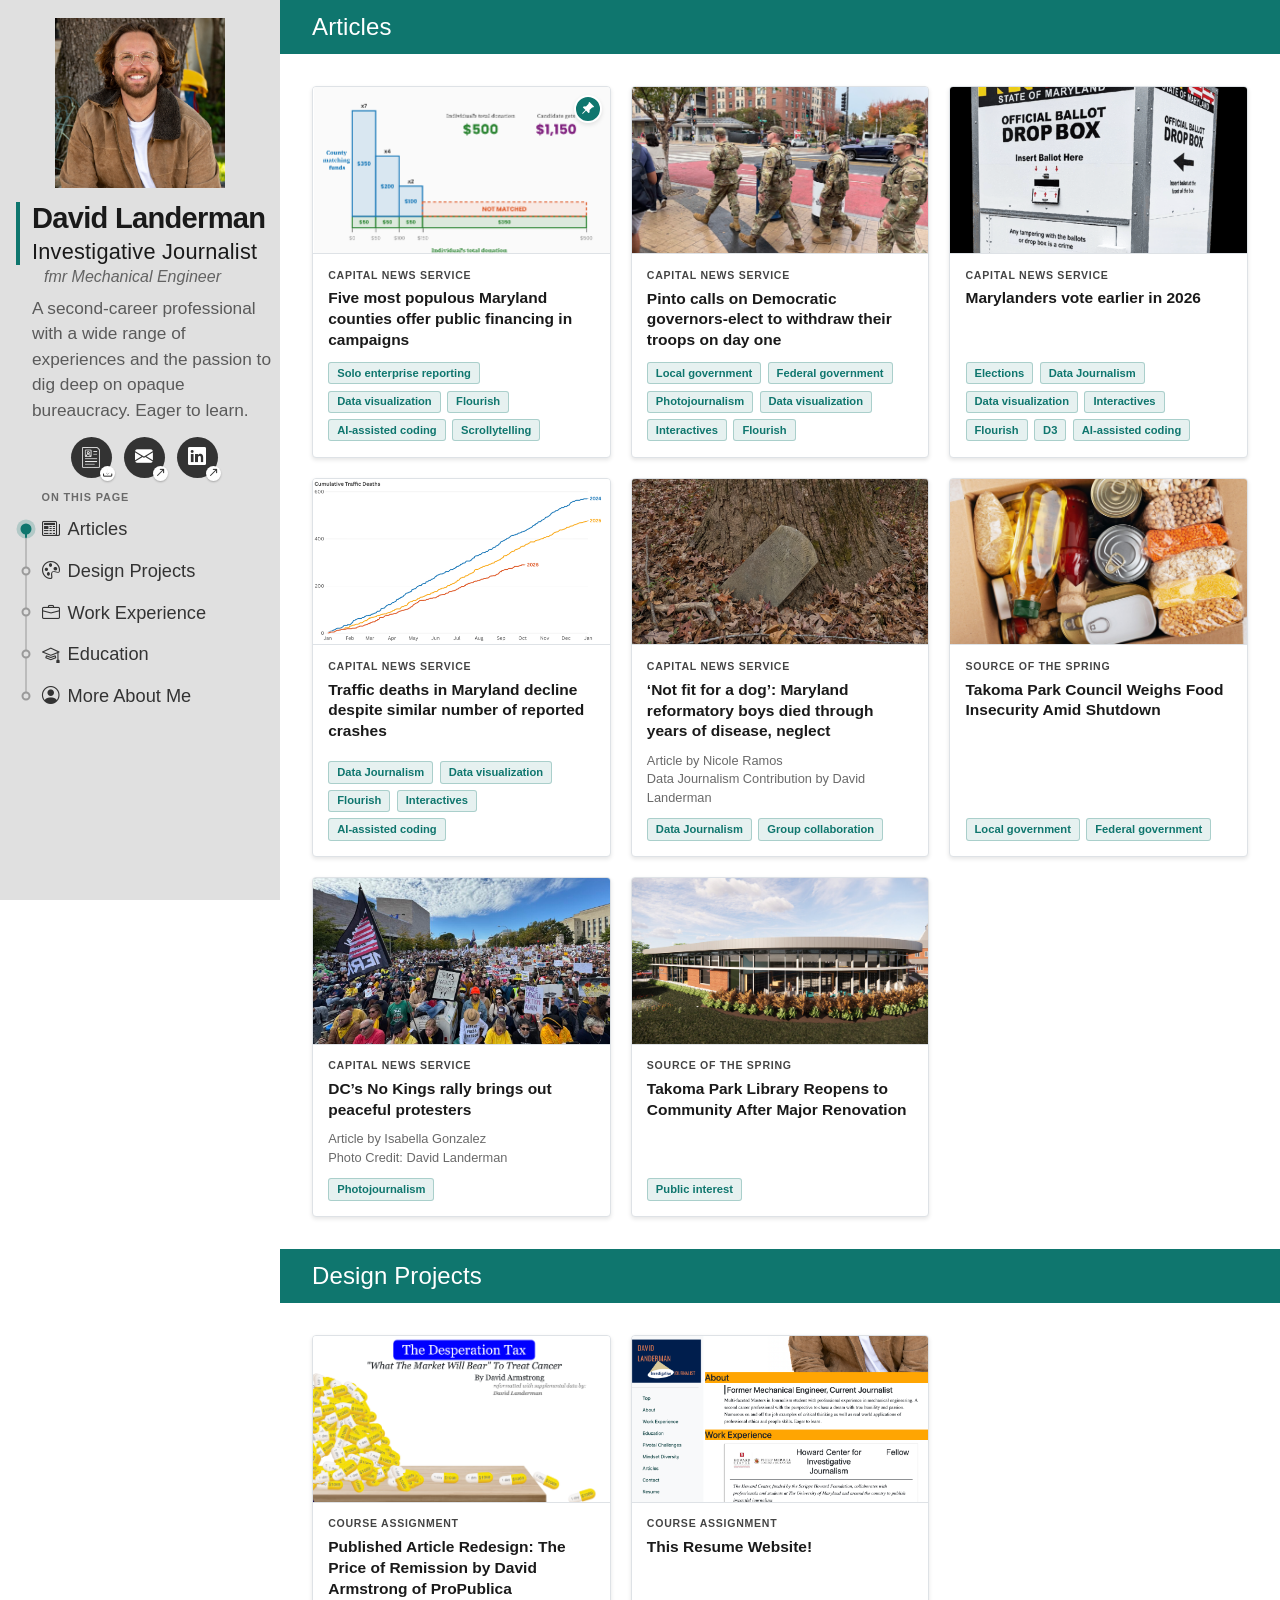
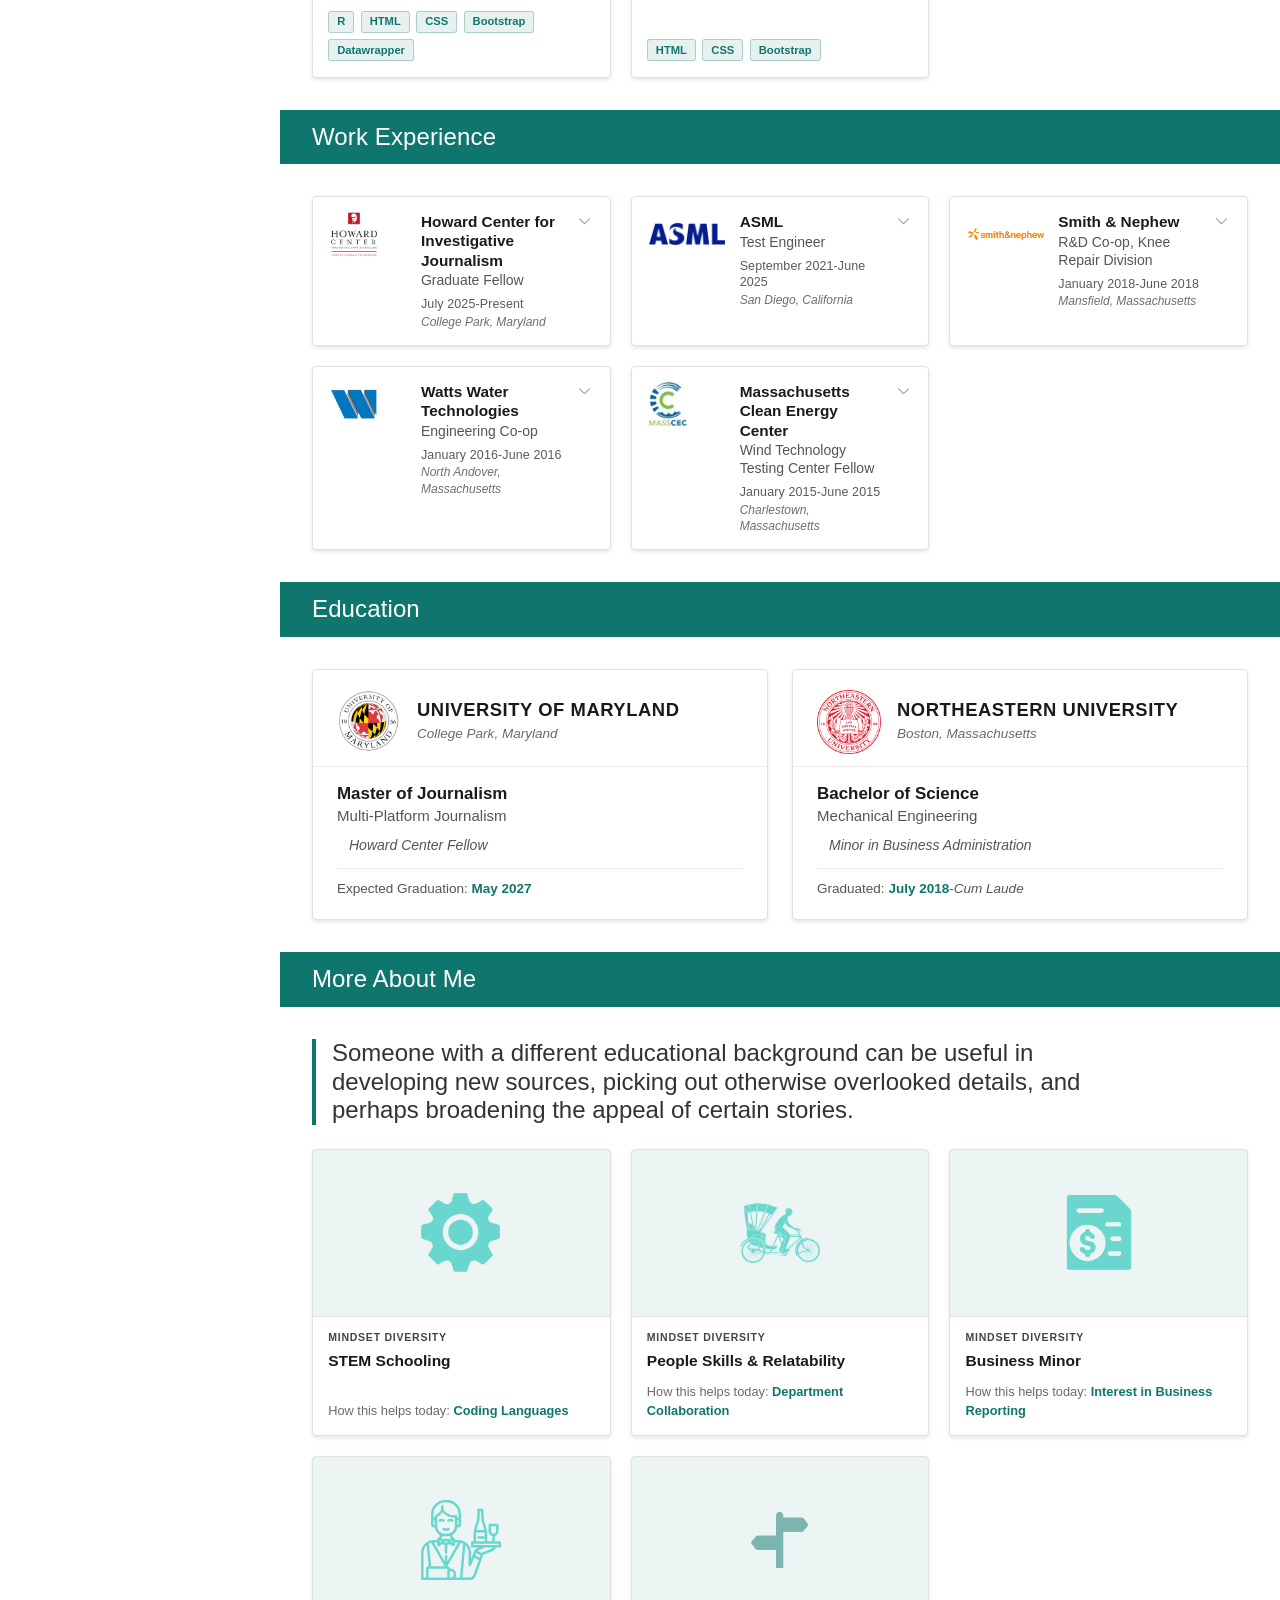
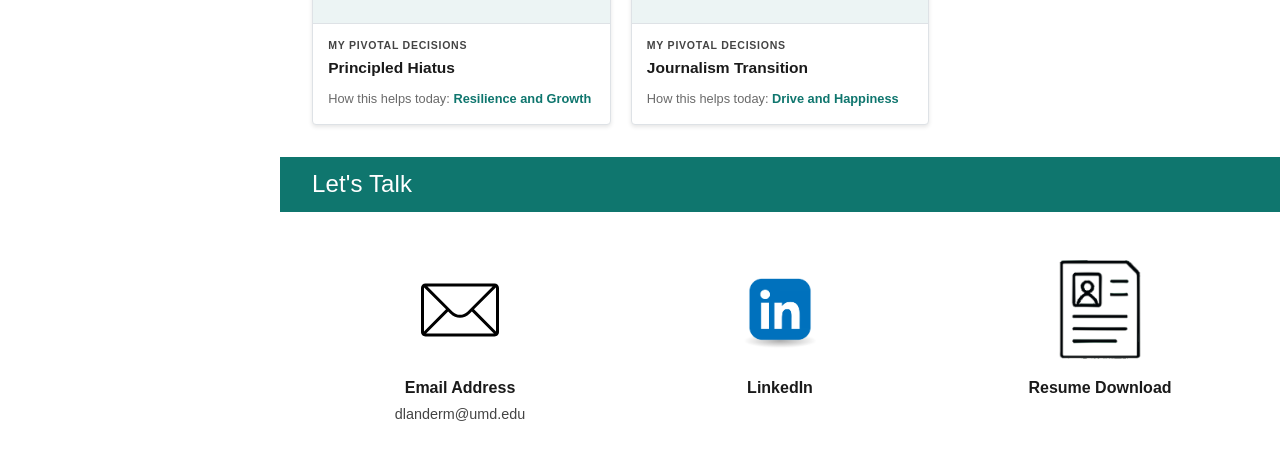
<file: index.html>
<!doctype html>
<!-- data-bs-theme is pinned to light on purpose. The dark palette is
     still in style.css but must stay unreachable: the toggles and the
     theme script below are commented out, and nothing else writes this
     attribute. Setting it explicitly means a stale value cannot leak in. -->
<html lang="en" data-bs-theme="light">
<!--David Landerman Jour352 Resume Project-->

<head>
    <meta charset="utf-8">
    <meta name="viewport" content="width=device-width, initial-scale=1, shrink-to-fit=no">

    <title>David Landerman-Investigative Journalist</title>

    <meta name="description" content="Merrill College of Journalism, UMD">
    <meta name="author" content="David Landerman">

    <!-- Bootstrap CSS and JavaScript -->
    <link href="https://cdn.jsdelivr.net/npm/bootstrap@5.3.3/dist/css/bootstrap.min.css" rel="stylesheet"
        integrity="sha384-QWTKZyjpPEjISv5WaRU9OFeRpok6YctnYmDr5pNlyT2bRjXh0JMhjY6hW+ALEwIH" crossorigin="anonymous">

    <script src="https://cdn.jsdelivr.net/npm/bootstrap@5.3.3/dist/js/bootstrap.bundle.min.js"
        integrity="sha384-YvpcrYf0tY3lHB60NNkmXc5s9fDVZLESaAA55NDzOxhy9GkcIdslK1eN7N6jIeHz"
        crossorigin="anonymous"></script>

    <link rel="stylesheet" href="https://cdn.jsdelivr.net/npm/bootstrap-icons@1.11.1/font/bootstrap-icons.css">
    <link rel="stylesheet" type="text/css" href="style.css?v=131">

</head>

<body>
    <!-- Desktop Sidebar Navigation -->
    <nav class="sidebar d-none d-md-flex flex-column bg-light">
        <div class="sidebar-portrait-frame">
            <img src="headshot_background.jpg" class="sidebar-portrait" alt="David Landerman">
        </div>
        <div class="sidebar-identity">
            <div class="sidebar-identity-head">
                <p class="sidebar-name">David Landerman</p>
                <p class="sidebar-role">Investigative Journalist</p>
            </div>
            <p class="sidebar-role-former">fmr Mechanical Engineer</p>
            <p class="sidebar-bio">A second-career professional with a wide range of experiences and the
                passion to dig deep on opaque bureaucracy. Eager to learn.</p>
            <div class="sidebar-quick-links">
                <a href="landerman_resume.pdf" download="landerman_resume.pdf" class="sidebar-icon-link"
                    title="Download my resume" aria-label="Download my resume">
                    <img src="resume_images/resume_vector.svg" class="sidebar-icon-img" alt="">
                    <i class="bi bi-download sidebar-link-badge" aria-hidden="true"></i>
                </a>
                <a href="mailto:dlanderm@umd.edu" class="sidebar-icon-link"
                    title="Email me" aria-label="Email me">
                    <i class="bi bi-envelope-fill"></i>
                    <i class="bi bi-arrow-up-right sidebar-link-badge" aria-hidden="true"></i>
                </a>
                <a href="https://www.linkedin.com/in/david-landerman/" target="_blank" rel="noopener"
                    class="sidebar-icon-link" title="LinkedIn" aria-label="LinkedIn">
                    <i class="bi bi-linkedin"></i>
                    <i class="bi bi-arrow-up-right sidebar-link-badge" aria-hidden="true"></i>
                </a>
            </div>
        </div>
        <!-- "On this page" + the dot rail tell the reader these are spots
             further down this page, not other pages. The rail and its fill
             are drawn by CSS from values the marker script sets. -->
        <p class="sidebar-nav-label">On this page</p>
        <ul class="nav nav-pills flex-column section-rail">
            <li>
                <a href="#articles" class="nav-link">
                    <i class="bi bi-newspaper me-2"></i>Articles
                </a>
            </li>
            <li>
             <a href="#design-projects" class="nav-link">
                 <i class="bi bi-palette me-2"></i>Design Projects
             </a>
         </li>
            <li>
                <a href="#experience" class="nav-link">
                    <i class="bi bi-briefcase me-2"></i>Work Experience
                </a>
            </li>
            <li>
                <a href="#education" class="nav-link">
                    <i class="bi bi-mortarboard me-2"></i>Education
                </a>
            </li>
            <li>
                <a href="#more-about-me" class="nav-link">
                    <i class="bi bi-person-circle me-2"></i>More About Me
                </a>
            </li>
        </ul>
        <!-- DARK MODE TOGGLE DISABLED
        <div class="theme-toggle-wrapper">
            <i class="bi bi-sun-fill"></i>
            <label class="theme-switch">
                <input type="checkbox" id="darkModeToggle">
                <span class="slider"></span>
            </label>
            <i class="bi bi-moon-fill"></i>
        </div>
        -->
    </nav>

    <!-- Mobile Navigation -->
    <nav class="navbar navbar-expand-lg navbar-light bg-light d-md-none fixed-top">
        <div class="container-fluid">
            <a class="navbar-brand" href="#">David Landerman</a>
            <button class="navbar-toggler" type="button" data-bs-toggle="collapse" data-bs-target="#mobileNav"
                aria-controls="mobileNav" aria-expanded="false" aria-label="Toggle navigation">
                <span class="navbar-toggler-icon"></span>
            </button>
            <div class="collapse navbar-collapse" id="mobileNav">
                <ul class="navbar-nav me-auto mb-2 mb-md-0">
                    <li class="nav-item">
                        <a class="nav-link" href="#">
                            <i class="bi bi-house-door me-2"></i>Home
                        </a>
                    </li>
                    <li class="nav-item">
                        <a class="nav-link" href="#articles">
                            <i class="bi bi-newspaper me-2"></i>Articles
                        </a>
                    </li>
                    <li class="nav-item">
                        <a class="nav-link" href="#design-projects">
                            <i class="bi bi-palette me-2"></i>Design
                        </a>
                    </li>
                    <li class="nav-item">
                        <a class="nav-link" href="#experience">
                            <i class="bi bi-briefcase me-2"></i>Work Experience
                        </a>
                    </li>
                    <li class="nav-item">
                        <a class="nav-link" href="#education">
                            <i class="bi bi-mortarboard me-2"></i>Education
                        </a>
                    </li>
                    <li class="nav-item">
                        <a class="nav-link" href="#more-about-me">
                            <i class="bi bi-person-circle me-2"></i>About Me
                        </a>
                    </li>
                    <!-- Row 3: direct actions, not in-page links -->
                    <li class="nav-item">
                        <a class="nav-link" href="mailto:dlanderm@umd.edu">
                            <i class="bi bi-envelope me-2"></i>Email
                        </a>
                    </li>
                    <li class="nav-item">
                        <a class="nav-link" href="landerman_resume.pdf" download="landerman_resume.pdf">
                            <i class="bi bi-file-text me-2"></i>Resume
                        </a>
                    </li>
                    <li class="nav-item">
                        <a class="nav-link" href="https://www.linkedin.com/in/david-landerman/"
                            target="_blank" rel="noopener">
                            <i class="bi bi-linkedin me-2"></i>LinkedIn
                        </a>
                    </li>
                </ul>
                <!-- DARK MODE TOGGLE DISABLED
                <div class="theme-toggle-wrapper">
                    <i class="bi bi-sun-fill"></i>
                    <label class="theme-switch">
                        <input type="checkbox" id="darkModeToggleMobile">
                        <span class="slider"></span>
                    </label>
                    <i class="bi bi-moon-fill"></i>
                </div>
                -->
            </div>
        </div>
    </nav>

    <!-- Main Content -->
    <main class="main-content">
        <!-- Hero Section -->
        <div class="title-container">
            <div class="title-panel">
                <img class="main-image main-image-light" src="resume_images/headshot_full.jpg" alt="David Landerman">
                <div id="titletext">
                    <h1 class="title-text section-subheader"><span class="title-text-name">David Landerman</span><br>Investigative Journalist<br><span class="title-text-former">fmr Mechanical Engineer</span></h1>
                    <p class="hero-subtitle">A second-career professional with a wide range of experiences and the passion to dig deep on opaque bureaucracy. Eager to learn.</p>
                    <div class="hero-resume-link">
                        <a href="landerman_resume.pdf" download="landerman_resume.pdf">
                            <img src="resume_images/resume_vector.svg" class="hero-resume-icon" alt="Resume Download">
                            <span>Download my resume</span>
                        </a>
                    </div>
                    <div class="hero-resume-link">
                        <a href="mailto:dlanderm@umd.edu">
                            <img src="resume_images/email.svg" class="hero-resume-icon" alt="Email">
                            <span>Email me</span>
                        </a>
                    </div>
                </div>
            </div>
        </div>
        <div class="divider"></div>

        <!-- Articles Section -->
        <!-- ============================================
     HOW TO ADD A NEW ARTICLE TILE
     ============================================

     Copy one whole block below (from <div class="article-cell">
     down to its matching </div>) and paste it anywhere in the grid.
     Then change these six things:

       0. data-date="..."     -> publish date, YYYY-MM-DD
       1. href="..."          -> the full URL of the article
       2. src="..."           -> the image file, in resume_images/
       3. alt="..."           -> a plain description of the image
       4. article-publication -> the outlet name
       5. article-headline    -> the headline

     The <p class="article-credit"> line is OPTIONAL. Keep it only when
     someone else wrote the piece or you want to note your contribution;
     delete the whole line otherwise.

     ORDER: the page sorts tiles newest-first by data-date on its own,
     so paste order does not matter. To PIN a tile to the front (like an
     Instagram pin), add the word data-pinned to its opening tag:
         <div class="article-cell" data-date="2026-05-18" data-pinned>
     Pinned tiles go first (newest pin first) and get a pin badge.
     Delete the word to unpin.

     Tiles stretch to equal height on their own, so
     there is nothing to renumber when you add one. Images are cropped to
     16:9 automatically, so they do not all have to be the same shape.
     ============================================ -->
        <section id="articles" class="content-section">
            <div class="section-header">
                <h2>Articles</h2>
                <!-- Only while the phone hero is on screen; the script below
                     hides it the moment the hero scrolls away. -->
                <button type="button" class="section-jump" id="heroJump"
                        aria-label="Scroll down to articles" hidden>
                    <i class="bi bi-chevron-down" aria-hidden="true"></i>
                </button>
            </div>
            <div class="section-content">
                <div class="article-grid">
                    <div class="article-cell" data-date="2026-05-18" data-pinned>
                        <a href="https://cnsmaryland.org/interactives/spring2026/public-funded-candidates/index.html" target="_blank" rel="noopener" class="article-card-link">
                            <div class="article-card site-card">
                                <img src="resume_images/match.png" class="article-image" alt="Chart showing how Montgomery County matches a small campaign donation across tiers">
                                <div class="article-content">
                                    <p class="article-publication">Capital News Service</p>
                                    <h4 class="article-headline">Five most populous Maryland counties offer public financing in campaigns</h4>
                                                                    <div class="article-tags"><span class="article-tag">Solo enterprise reporting</span><span class="article-tag">Data visualization</span><span class="article-tag">Flourish</span><span class="article-tag">AI-assisted coding</span><span class="article-tag">Scrollytelling</span></div>
</div>
                            </div>
                        </a>
                    </div>
                    <div class="article-cell" data-date="2026-11-06">
                        <a href="https://cnsmaryland.org/2026/11/06/pinto-calls-on-democratic-governors-elect-to-withdraw-their-troops-on-day-one/" target="_blank" rel="noopener" class="article-card-link">
                            <div class="article-card site-card">
                                <img src="resume_images/national-guard-dc.jpg" class="article-image" style="object-position: center 75%" alt="Four National Guard members patrol a sidewalk in Columbia Heights in Northwest Washington, D.C.">
                                <div class="article-content">
                                    <p class="article-publication">Capital News Service</p>
                                    <h4 class="article-headline">Pinto calls on Democratic governors-elect to withdraw their troops on day one</h4>
                                    <div class="article-tags"><span class="article-tag">Local government</span><span class="article-tag">Federal government</span><span class="article-tag">Photojournalism</span><span class="article-tag">Data visualization</span><span class="article-tag">Interactives</span><span class="article-tag">Flourish</span></div>
                                </div>
                            </div>
                        </a>
                    </div>
                    <div class="article-cell" data-date="2026-10-30">
                        <a href="https://cnsmaryland.org/2026/10/30/marylanders-vote-earlier-in-2026/" target="_blank" rel="noopener" class="article-card-link">
                            <div class="article-card site-card">
                                <img src="resume_images/early-voting.png" class="article-image" style="object-position: center 30%; background-color: #000" alt="A State of Maryland official ballot drop box">
                                <div class="article-content">
                                    <p class="article-publication">Capital News Service</p>
                                    <h4 class="article-headline">Marylanders vote earlier in 2026</h4>
                                    <div class="article-tags"><span class="article-tag">Elections</span><span class="article-tag">Data Journalism</span><span class="article-tag">Data visualization</span><span class="article-tag">Interactives</span><span class="article-tag">Flourish</span><span class="article-tag">D3</span><span class="article-tag">AI-assisted coding</span></div>
                                </div>
                            </div>
                        </a>
                    </div>
                    <div class="article-cell" data-date="2026-10-19">
                        <a href="https://cnsmaryland.org/2026/10/19/traffic-deaths-in-maryland-decline-despite-similar-number-of-reported-crashes/" target="_blank" rel="noopener" class="article-card-link">
                            <div class="article-card site-card">
                                <img src="resume_images/traffic-deaths.png" class="article-image" alt="Line chart of cumulative Maryland traffic deaths in 2024, 2025 and 2026">
                                <div class="article-content">
                                    <p class="article-publication">Capital News Service</p>
                                    <h4 class="article-headline">Traffic deaths in Maryland decline despite similar number of reported crashes</h4>
                                    <div class="article-tags"><span class="article-tag">Data Journalism</span><span class="article-tag">Data visualization</span><span class="article-tag">Flourish</span><span class="article-tag">Interactives</span><span class="article-tag">AI-assisted coding</span></div>
                                </div>
                            </div>
                        </a>
                    </div>
                    <div class="article-cell" data-date="2025-12-10">
                        <a href="https://cnsmaryland.org/2025/12/10/cheltenham_mainbar/" target="_blank" rel="noopener" class="article-card-link">
                            <div class="article-card site-card">
                                <img src="resume_images/cheltenham.png" class="article-image" alt="Grave of a Cheltenham reformatory inmate">
                                <div class="article-content">
                                    <p class="article-publication">Capital News Service</p>
                                    <h4 class="article-headline">&lsquo;Not fit for a dog&rsquo;: Maryland reformatory boys died through years of disease, neglect</h4>
                                    <p class="article-credit">Article by Nicole Ramos<br>Data Journalism Contribution by David Landerman</p>
                                                                    <div class="article-tags"><span class="article-tag">Data Journalism</span><span class="article-tag">Group collaboration</span></div>
</div>
                            </div>
                        </a>
                    </div>
                    <div class="article-cell" data-date="2025-11-01">
                        <a href="https://www.sourceofthespring.com/takoma-park-news/2885774/takoma-park-council-weighs-food-insecurity-amid-shutdown/" target="_blank" rel="noopener" class="article-card-link">
                            <div class="article-card site-card">
                                <img src="resume_images/food-image.jpg" class="article-image" alt="Boxed food donations including canned goods, grains and produce">
                                <div class="article-content">
                                    <p class="article-publication">Source of The Spring</p>
                                    <h4 class="article-headline">Takoma Park Council Weighs Food Insecurity Amid Shutdown</h4>
                                                                    <div class="article-tags"><span class="article-tag">Local government</span><span class="article-tag">Federal government</span></div>
</div>
                            </div>
                        </a>
                    </div>
                    <div class="article-cell" data-date="2025-10-20">
                        <a href="https://cnsmaryland.org/2025/10/20/dcs-no-kings-rally-brings-out-peaceful-protesters/" target="_blank" rel="noopener" class="article-card-link">
                            <div class="article-card site-card">
                                <img src="resume_images/No_Kings.jpg" class="article-image" alt="Protesters at the No Kings rally in Washington, D.C.">
                                <div class="article-content">
                                    <p class="article-publication">Capital News Service</p>
                                    <h4 class="article-headline">DC&rsquo;s No Kings rally brings out peaceful protesters</h4>
                                    <p class="article-credit">Article by Isabella Gonzalez<br>Photo Credit: David Landerman</p>
                                                                    <div class="article-tags"><span class="article-tag">Photojournalism</span></div>
</div>
                            </div>
                        </a>
                    </div>
                    <div class="article-cell" data-date="2025-09-20">
                        <a href="https://www.sourceofthespring.com/takoma-park-news/2879549/takoma-park-library-reopens-to-community-after-major-renovation/" target="_blank" rel="noopener" class="article-card-link">
                            <div class="article-card site-card">
                                <img src="resume_images/library.jpg" class="article-image" alt="The renovated Takoma Park Library">
                                <div class="article-content">
                                    <p class="article-publication">Source of The Spring</p>
                                    <h4 class="article-headline">Takoma Park Library Reopens to Community After Major Renovation</h4>
                                                                    <div class="article-tags"><span class="article-tag">Public interest</span></div>
</div>
                            </div>
                        </a>
                    </div>
                </div>
            </div>
        </section>

        <!-- Design Projects Section -->
         <section id="design-projects" class="content-section">
             <div class="section-header">
                 <h2>Design Projects</h2>
             </div>
             <div class="section-content">
                 <!-- Built like the Articles tiles (image, title, tags) and
                      opened like the Work Experience ones: the write-up is
                      kept out of the grid and only appears in the panel, so
                      the section costs a couple of tiles instead of two
                      full-length write-ups. -->
                 <div class="project-stage">
                     <div class="project-grid">
                         <div class="article-cell">
                             <button type="button" class="project-card-link" id="proj-tile-0"
                                     aria-expanded="false" aria-controls="proj-panel-0">
                                 <div class="article-card site-card">
                                     <img src="resume_images/revlimid-topper.png" class="article-image" alt="Headline graphic reading The Desperation Tax above a pile of pill capsules, each labeled 1 day, $1069, spilling off a wooden shelf">
                                     <div class="article-content">
                                         <p class="article-publication">Course assignment</p>
                                         <h4 class="article-headline">Published Article Redesign: The Price of Remission by David Armstrong of ProPublica</h4>
                                         <div class="article-tags"><span class="article-tag">R</span><span class="article-tag">HTML</span><span class="article-tag">CSS</span><span class="article-tag">Bootstrap</span><span class="article-tag">Datawrapper</span></div>
                                     </div>
                                 </div>
                             </button>
                         </div>
                         <div class="article-cell">
                             <button type="button" class="project-card-link" id="proj-tile-1"
                                     aria-expanded="false" aria-controls="proj-panel-1">
                                 <div class="article-card site-card">
                                     <img src="resume_images/original-resume.png" class="article-image" alt="Screenshot of the original version of this resume site, showing a navy and orange logo, a sidebar menu, and an orange About section heading">
                                     <div class="article-content">
                                         <p class="article-publication">Course assignment</p>
                                         <h4 class="article-headline">This Resume Website!</h4>
                                         <div class="article-tags"><span class="article-tag">HTML</span><span class="article-tag">CSS</span><span class="article-tag">Bootstrap</span></div>
                                     </div>
                                 </div>
                             </button>
                         </div>
                     </div>

                     <!-- Panel copy lives here until a tile is opened; the
                          script clones it into the shared dialog. -->
                     <div class="project-panel" id="proj-panel-0" role="region"
                          aria-labelledby="proj-tile-0" hidden>
                         <div class="project-panel-inner">
                             <p class="project-description">
                                 This unpublished work was a class assignment to take <strong>an already published article</strong> and use HTML and CSS to make it more engaging to readers. I chose <strong>The Price of Remission by David Armstrong of ProPublica</strong>. Besides altering the presentation, I added:
                             </p>
                             <ul class="project-list">
                                 <li>New headline, subhead, lede</li>
                                 <li>Data visualizations comprised of data not included in the original article</li>
                             </ul>
                             <p class="project-description">
                                 As part of the assignment I sourced drug pricing history and expenditures from the Micromedex Redbook and Medicare Part D database.
                             </p>
                             <p class="project-description">
                                 After submission, I used AI to clean up the code and accomplish some more ambitious design elements.
                             </p>
                             <a href="revlimid/indexClaudeRevA.html" class="project-link-btn" target="_blank" rel="noopener">
                                 <i class="bi bi-arrow-right-circle me-2"></i>View the redesign
                             </a>
                         </div>
                     </div>
                     <div class="project-panel" id="proj-panel-1" role="region"
                          aria-labelledby="proj-tile-1" hidden>
                         <div class="project-panel-inner">
                             <p class="project-description">
                                 This resume website was originally a course assignment. After submission, I used AI to clean up the code, tweak the aesthetics to look cleaner, implement feedback, and continuously improve upon it. Click this link to view the original.
                             </p>
                             <a href="original_resume/original_index.html" class="project-link-btn" target="_blank" rel="noopener">
                                 <i class="bi bi-arrow-right-circle me-2"></i>View the original
                             </a>
                         </div>
                     </div>

                     <!-- Same chrome as the Work Experience overlay. -->
                     <div class="project-overlay" hidden>
                         <div class="project-backdrop" data-proj-close></div>
                         <div class="exp-panel-row">
                         <button type="button" class="exp-nav exp-nav-prev" aria-label="Previous project">
                             <span class="exp-nav-icon" aria-hidden="true"></span>
                         </button>
                         <div class="project-dialog" role="dialog" aria-modal="true"
                              aria-labelledby="projDialogName" tabindex="-1">
                             <button type="button" class="exp-close" aria-label="Close" data-proj-close>
                                 <i class="bi bi-x-lg" aria-hidden="true"></i>
                             </button>
                             <div class="exp-dialog-head"></div>
                             <div class="exp-dialog-body"></div>
                             <div class="exp-dialog-foot">
                                 <button type="button" class="exp-foot-nav" data-proj-step="-1">
                                     <i class="bi bi-arrow-left" aria-hidden="true"></i> Previous
                                 </button>
                                 <span class="exp-counter" aria-hidden="true"></span>
                                 <button type="button" class="exp-foot-nav" data-proj-step="1">
                                     Next <i class="bi bi-arrow-right" aria-hidden="true"></i>
                                 </button>
                             </div>
                         </div>
                         <button type="button" class="exp-nav exp-nav-next" aria-label="Next project">
                             <span class="exp-nav-icon" aria-hidden="true"></span>
                         </button>
                         </div><!-- /exp-panel-row -->
                         <p class="exp-live visually-hidden" aria-live="polite"></p>
                     </div>
                 </div>
             </div>
         </section>

        <!-- Work Experience Section -->
                                        <section id="experience" class="content-section">
                    <div class="section-header">
                        <h2>Work Experience</h2>
                    </div>
                    <div class="section-content">
                        <!-- ============================================
             HOW TO ADD A JOB
             ============================================
             Each job is TWO pieces that must stay paired:

               1. a <button class="experience-card"> tile, and
               2. a <div class="experience-panel"> holding its descriptions.

             They are tied together by id: the button's aria-controls must
             match the panel's id, and the panel's aria-labelledby must match
             the button's id. Copy an existing pair, paste the button with the
             other buttons and the panel with the other panels, and give both
             a new matching number.

             Tiles show three across and never move. Clicking one dims the
             grid and floats a single shared dialog over it, filled from that
             tile and its panel, with arrows to step between roles. The
             .experience-panel divs are never displayed as-is; they are the
             content source the script reads from.
             ============================================ -->
                        <div class="experience-stage">
                            <div class="experience-grid">
                            <button type="button" class="experience-card site-card" id="exp-tile-0" data-short="Howard Center"
                                aria-expanded="false" aria-controls="exp-panel-0"
                                aria-labelledby="exp-name-0 exp-role-0">
                                <span class="experience-card-head">
                                    <span class="company-logo logo-stack">
                                        <img src="resume_images/howardcenter_tight.png" alt="Howard Center">
                                    </span>
                                    <span class="company-info">
                                        <span class="company-name" id="exp-name-0">Howard Center for Investigative Journalism</span>
                                        <span class="job-title" id="exp-role-0">Graduate Fellow</span>
                                        <span class="employment-dates">July 2025-Present</span>
                                        <span class="employment-location">College Park, Maryland</span>
                                    </span>
                                    <span class="experience-chevron" aria-hidden="true"><i class="bi bi-chevron-down"></i></span>
                                </span>
                                <span class="company-description">An investigative reporting newsroom located at The University of Maryland and funded generously by the Scripps-Howard Foundation.</span>
                            </button>

                            <button type="button" class="experience-card site-card" id="exp-tile-1" data-short="ASML"
                                aria-expanded="false" aria-controls="exp-panel-1"
                                aria-labelledby="exp-name-1 exp-role-1">
                                <span class="experience-card-head">
                                    <span class="company-logo">
                                        <img src="resume_images/ASML_logo.png" alt="ASML">
                                    </span>
                                    <span class="company-info">
                                        <span class="company-name" id="exp-name-1">ASML</span>
                                        <span class="job-title" id="exp-role-1">Test Engineer</span>
                                        <span class="employment-dates">September 2021-June 2025</span>
                                        <span class="employment-location">San Diego, California</span>
                                    </span>
                                    <span class="experience-chevron" aria-hidden="true"><i class="bi bi-chevron-down"></i></span>
                                </span>
                                <span class="company-description">A Dutch company which, in layman's terms, makes the machines that make microchips. Specifically, they make the machine that performs the most detailed part of the process, semiconductor lithography.</span>
                            </button>

                            <button type="button" class="experience-card site-card" id="exp-tile-2" data-short="S&amp;N"
                                aria-expanded="false" aria-controls="exp-panel-2"
                                aria-labelledby="exp-name-2 exp-role-2">
                                <span class="experience-card-head">
                                    <span class="company-logo logo-wide">
                                        <img src="resume_images/smithnephew.png" alt="Smith &amp; Nephew">
                                    </span>
                                    <span class="company-info">
                                        <span class="company-name" id="exp-name-2">Smith &amp; Nephew</span>
                                        <span class="job-title" id="exp-role-2">R&amp;D Co-op, Knee Repair Division</span>
                                        <span class="employment-dates">January 2018-June 2018</span>
                                        <span class="employment-location">Mansfield, Massachusetts</span>
                                    </span>
                                    <span class="experience-chevron" aria-hidden="true"><i class="bi bi-chevron-down"></i></span>
                                </span>
                                <span class="company-description">A global medical device company.</span>
                            </button>

                            <button type="button" class="experience-card site-card" id="exp-tile-3" data-short="Watts Water"
                                aria-expanded="false" aria-controls="exp-panel-3"
                                aria-labelledby="exp-name-3 exp-role-3">
                                <span class="experience-card-head">
                                    <span class="company-logo logo-block">
                                        <img src="resume_images/watts_tight.jpg" alt="Watts Water Technologies">
                                    </span>
                                    <span class="company-info">
                                        <span class="company-name" id="exp-name-3">Watts Water Technologies</span>
                                        <span class="job-title" id="exp-role-3">Engineering Co-op</span>
                                        <span class="employment-dates">January 2016-June 2016</span>
                                        <span class="employment-location">North Andover, Massachusetts</span>
                                    </span>
                                    <span class="experience-chevron" aria-hidden="true"><i class="bi bi-chevron-down"></i></span>
                                </span>
                                <span class="company-description">A global water technology company. Think valves and piping.</span>
                            </button>

                            <button type="button" class="experience-card site-card" id="exp-tile-4" data-short="MassCEC"
                                aria-expanded="false" aria-controls="exp-panel-4"
                                aria-labelledby="exp-name-4 exp-role-4">
                                <span class="experience-card-head">
                                    <span class="company-logo logo-emblem">
                                        <img src="resume_images/masscec_tight.jpg" alt="Massachusetts Clean Energy Center">
                                    </span>
                                    <span class="company-info">
                                        <span class="company-name" id="exp-name-4">Massachusetts Clean Energy Center</span>
                                        <span class="job-title" id="exp-role-4">Wind Technology Testing Center Fellow</span>
                                        <span class="employment-dates">January 2015-June 2015</span>
                                        <span class="employment-location">Charlestown, Massachusetts</span>
                                    </span>
                                    <span class="experience-chevron" aria-hidden="true"><i class="bi bi-chevron-down"></i></span>
                                </span>
                                <span class="company-description">A quasi-state organization working to develop the clean energy sector in Massachusetts.</span>
                            </button>

                            <!-- Panels sit here until opened; the script moves one into its row. -->
                            <div class="experience-panel" id="exp-panel-0" role="region"
                                aria-labelledby="exp-tile-0" hidden>
                                <div class="experience-panel-inner">
                                    <p class="job-description">The Howard Center for Investigative Journalism has published incredible enterprise journalism since its establishment at the University of Maryland in 2019. Months-long collaborations with outside newsrooms have led to in-depth exposés on topics such as rail safety, police brutality, and the urban heat effect. I began work in July of 2025 and have since been able to contribute to a brand new project, currently in development.</p>
                                    <a href="https://cnsmaryland.org/the-howard-center-for-investigative-journalism/" class="project-link-btn" target="_blank" rel="noopener">
                                        <i class="bi bi-arrow-right-circle me-2"></i>Howard Center Projects
                                    </a>
                                </div>
                            </div>
                            <div class="experience-panel" id="exp-panel-1" role="region"
                                aria-labelledby="exp-tile-1" hidden>
                                <div class="experience-panel-inner">
                                    <p class="job-description">While a test engineer at ASML, my main duties involved keeping a lab running and assisting
                        other engineers construct/deconstruct their test setups and then assisting with the execution
                        of those tests. This could involve delicate vacuum systems, Helium leak checking, heater and
                        thermocouple placement, pneumatic valve operation, microscopy etc.<br><br>
                        My main passion project, which led me to journalism, was advocating for fiscally pragmatic and sustainable 401(k) fund options. This project deepened in scope when I learned about the problems in the sustainable investment space. Wanting to use my company's resources/market safety for good, I drafted petition letters and slide decks for tailored pitches to management. These pitch decks were vigorously researched from hundreds of pages of shareholder materials and other approved statements from management to synthesize cohesive arguments for concrete action to lobby in support of the SEC's campaign to end subjective climate disclosures and the false-advertising of sustainable investment funds, a practice known as greenwashing.<br><br>
                        I also researched and advocated for more transparency in our established 401(k) funds and better health insurance
                        benefits.</p>
                                    <a href="https://www.asml.com/en/products/euv-lithography-systems" class="project-link-btn" target="_blank" rel="noopener">
                                        <i class="bi bi-arrow-right-circle me-2"></i>Visit ASML
                                    </a>
                                </div>
                            </div>
                            <div class="experience-panel" id="exp-panel-2" role="region"
                                aria-labelledby="exp-tile-2" hidden>
                                <div class="experience-panel-inner">
                                    <p class="job-description">I worked as an R&D Co-op on the Knee Repair team at Smith & Nephew. My primary project
                        revolved
                        around the design of a special new drill that facilitates knee ligament reconstruction (i.e.
                        ACL,
                        PCL, small size meniscal root repairs, etc.). As part of a cross-functional team, I generated
                        new
                        parts and assemblies, iterated upon them, worked with machinists to produce prototypes, and
                        tested
                        those prototypes. In addition to these efforts, in order to streamline snap-fit design and spring
                        selection, I created semi-automated Microsoft Excel spreadsheets which calculated relevant
                        properties
                        and values and assisted in utilization of these components. This was accomplished using numerous
                        logic
                        commands, mathematical models, and Excel's VBA editor. While on this co-op, I gained experience
                        in test
                        protocol and technical report drafting, as well as executing the tests themselves.</p>
                                    <a href="https://www.smith-nephew.com/en-us/" class="project-link-btn" target="_blank" rel="noopener">
                                        <i class="bi bi-arrow-right-circle me-2"></i>Visit Smith & Nephew
                                    </a>
                                </div>
                            </div>
                            <div class="experience-panel" id="exp-panel-3" role="region"
                                aria-labelledby="exp-tile-3" hidden>
                                <div class="experience-panel-inner">
                                    <p class="job-description">While a co-op at Watts Water Technologies I took on many tasks. Principal among which was a cost-saving measure to adapt one of our standard thermostatic mixing valves to perform
                        the
                        function of one of our specialty mixing valves used for emergency equipment. Other tasks
                        included
                        creating a
                        more aesthetically pleasing design for that same standard valve, writing an instructional guide
                        for
                        a repair kit, coordinating nameplates for a group of valves and making sure their certifications
                        were
                        noted properly, assisting with lab set-up and testing, and other miscellaneous engineering
                        projects.</p>
                                    <a href="https://www.watts.com" class="project-link-btn" target="_blank" rel="noopener">
                                        <i class="bi bi-arrow-right-circle me-2"></i>Visit Watts Water Technologies
                                    </a>
                                </div>
                            </div>
                            <div class="experience-panel" id="exp-panel-4" role="region"
                                aria-labelledby="exp-tile-4" hidden>
                                <div class="experience-panel-inner">
                                    <p class="job-description">The Wind Technology Testing Center is a lab which structurally tests the integrity of full-scale wind turbine blades. The lab floor is around the size of a football field. Companies that make wind turbine blades send them to the WTTC where they are rigged up with equipment that measures the strength and deflection of the blade as it is pulled in different directions by high-powered cables. While a fellow there I assisted with day-to-day lab operations including blade static and fatigue testing, hard-point installation, winch operation, blade instrumentation, and small-scale equipment design projects.</p>
                                    <a href="https://www.masscec.com/masscec-focus/offshore-wind/wind-technology-testing-center-wttc" class="project-link-btn" target="_blank" rel="noopener">
                                        <i class="bi bi-arrow-right-circle me-2"></i>Visit Massachusetts Clean Energy Center
                                    </a>
                                </div>
                            </div>
                            </div>
                            <!-- The panel. One dialog, refilled from whichever
                                 tile you picked, floating over the dimmed grid.
                                 Its contents are built by the script from the
                                 tile and its matching .experience-panel. -->
                            <div class="experience-overlay" hidden>
                                <div class="experience-backdrop" data-exp-close></div>
                                <!-- Phone only: chips to jump straight to a role rather than
                                     stepping past three. Built by the script. -->
                                <div class="exp-jump" role="group" aria-label="Jump to a role"></div>
                                <!-- The arrows and the panel share a row so the arrows can be
                                     centred on the panel, not on the panel plus the strip. -->
                                <div class="exp-panel-row">
                                <button type="button" class="exp-nav exp-nav-prev" aria-label="Previous role">
                                    <span class="exp-nav-icon" aria-hidden="true"></span>
                                </button>
                                <div class="experience-dialog" role="dialog" aria-modal="true"
                                     aria-labelledby="expDialogName" tabindex="-1">
                                    <button type="button" class="exp-close" aria-label="Close" data-exp-close>
                                        <i class="bi bi-x-lg" aria-hidden="true"></i>
                                    </button>
                                    <div class="exp-dialog-head"></div>
                                    <div class="exp-dialog-body"></div>
                                    <div class="exp-dialog-foot-band"></div>
                                    <div class="exp-dialog-foot">
                                        <button type="button" class="exp-foot-nav" data-exp-step="-1">
                                            <i class="bi bi-arrow-left" aria-hidden="true"></i> Previous
                                        </button>
                                        <span class="exp-counter" aria-hidden="true"></span>
                                        <button type="button" class="exp-foot-nav" data-exp-step="1">
                                            Next <i class="bi bi-arrow-right" aria-hidden="true"></i>
                                        </button>
                                    </div>
                                </div>
                                <button type="button" class="exp-nav exp-nav-next" aria-label="Next role">
                                    <span class="exp-nav-icon" aria-hidden="true"></span>
                                </button>
                                </div><!-- /exp-panel-row -->
                                <p class="exp-live visually-hidden" aria-live="polite"></p>
                            </div>
                        </div>
                    </div>
                </section>

        <!-- Education Section -->
        <section id="education" class="content-section">
            <div class="section-header">
                <h2>Education</h2>
            </div>
            <div class="section-content">
                <div class="education-grid">
                        <div class="education-card site-card">
                            <div class="school-header-row">
                                <div class="school-logo"><img src="resume_images/umd_seal.png" alt="University of Maryland seal"></div>
                                <div class="school-identity">
                                    <h4 class="school-name">University of Maryland</h4>
                                    <p class="school-location">College Park, Maryland</p>
                                </div>
                            </div>
                            <div class="education-card-body">
                                <p class="school-degree">Master of Journalism<br><span class="school-field">Multi-Platform Journalism</span></p>
                                <p class="school-minor">Howard Center Fellow</p>
                                <p class="school-dates">Expected Graduation: <span class="date-highlight">May 2027</span></p>
                            </div>
                        </div>
                        <div class="education-card site-card">
                            <div class="school-header-row">
                                <div class="school-logo"><img src="resume_images/northeastern_seal.png" alt="Northeastern University seal"></div>
                                <div class="school-identity">
                                    <h4 class="school-name">Northeastern University</h4>
                                    <p class="school-location">Boston, Massachusetts</p>
                                </div>
                            </div>
                            <div class="education-card-body">
                                <p class="school-degree">Bachelor of Science<br><span class="school-field">Mechanical Engineering</span></p>
                                <p class="school-minor">Minor in Business Administration</p>
                                <p class="school-dates">Graduated: <span class="date-highlight">July 2018</span>-<i>Cum Laude</i></p>
                            </div>
                        </div>
                </div>
            </div>
        </section>

        <!-- ============================================
             MORE ABOUT ME SECTION
             ============================================ -->
        <section id="more-about-me" class="content-section">
            <div class="section-header">
                <h2>More About Me</h2>
            </div>
            <div class="section-content">
                <h4 class="section-subheader">
                    Someone with a different educational background can be useful in developing new sources, picking out otherwise overlooked details, and perhaps broadening the appeal of certain stories.
                </h4>
                <!-- Tiles like Design Projects: each opens the shared panel
                     with its full write-up. To add one, copy a tile and a
                     panel and give both the next number in their ids. -->
                <div class="project-stage about-stage">
                     <div class="project-grid">
                         <div class="article-cell">
                             <button type="button" class="project-card-link" id="about-tile-0"
                                     aria-expanded="false" aria-controls="about-panel-0">
                                 <div class="article-card site-card">
                                     <div class="about-tile-art"><img class="about-tile-icon" src="resume_images/gear.svg" alt=""></div>
                                     <div class="article-content">
                                         <p class="article-publication">Mindset Diversity</p>
                                         <h4 class="article-headline">STEM Schooling</h4>
                                         <p class="about-tile-helps">How this helps today: <strong>Coding Languages</strong></p>
                                     </div>
                                 </div>
                             </button>
                         </div>
                         <div class="article-cell">
                             <button type="button" class="project-card-link" id="about-tile-1"
                                     aria-expanded="false" aria-controls="about-panel-1">
                                 <div class="article-card site-card">
                                     <div class="about-tile-art"><img class="about-tile-icon icon-flip" src="resume_images/pedicab_left_small.png" alt=""></div>
                                     <div class="article-content">
                                         <p class="article-publication">Mindset Diversity</p>
                                         <h4 class="article-headline">People Skills &amp; Relatability</h4>
                                         <p class="about-tile-helps">How this helps today: <strong>Department Collaboration</strong></p>
                                     </div>
                                 </div>
                             </button>
                         </div>
                         <div class="article-cell">
                             <button type="button" class="project-card-link" id="about-tile-2"
                                     aria-expanded="false" aria-controls="about-panel-2">
                                 <div class="article-card site-card">
                                     <div class="about-tile-art"><img class="about-tile-icon" src="resume_images/financial_report.svg" alt=""></div>
                                     <div class="article-content">
                                         <p class="article-publication">Mindset Diversity</p>
                                         <h4 class="article-headline">Business Minor</h4>
                                         <p class="about-tile-helps">How this helps today: <strong>Interest in Business Reporting</strong></p>
                                     </div>
                                 </div>
                             </button>
                         </div>
                         <div class="article-cell">
                             <button type="button" class="project-card-link" id="about-tile-3"
                                     aria-expanded="false" aria-controls="about-panel-3">
                                 <div class="article-card site-card">
                                     <div class="about-tile-art"><img class="about-tile-icon" src="resume_images/waiter.svg" alt=""></div>
                                     <div class="article-content">
                                         <p class="article-publication">My Pivotal Decisions</p>
                                         <h4 class="article-headline">Principled Hiatus</h4>
                                         <p class="about-tile-helps">How this helps today: <strong>Resilience and Growth</strong></p>
                                     </div>
                                 </div>
                             </button>
                         </div>
                         <div class="article-cell">
                             <button type="button" class="project-card-link" id="about-tile-4"
                                     aria-expanded="false" aria-controls="about-panel-4">
                                 <div class="article-card site-card">
                                     <div class="about-tile-art"><i class="bi bi-signpost-split-fill about-tile-bi" aria-hidden="true"></i></div>
                                     <div class="article-content">
                                         <p class="article-publication">My Pivotal Decisions</p>
                                         <h4 class="article-headline">Journalism Transition</h4>
                                         <p class="about-tile-helps">How this helps today: <strong>Drive and Happiness</strong></p>
                                     </div>
                                 </div>
                             </button>
                         </div>
                     </div>

                     <div class="project-panel" id="about-panel-0" role="region"
                          aria-labelledby="about-tile-0" hidden>
                         <div class="project-panel-inner">
                             <p>
                                                Coming from a completely different discipline means I was trained in a methodology of problem solving uncommon to lifelong journalists. Among other subjects, I learned calculus, fluid mechanics, thermodynamics, measurement science, and control systems. Whether I held onto the salient details of those courses or would ever use the Thermal Resistance Circuits model in my day-to-day life is immaterial. The point is that all those concepts taught me how to learn and now form the basis for how I approach challenges today.
                                            </p>
                             <div class="about-panel-helps">
                                 <p><strong class="about-card-example-header">How This Helps Today: </strong><span class="about-card-example-subhead">Coding Languages</span><br>
                                        Throughout school I learned the basics of <strong>Ruby, Python, C, VBA and MATLAB.</strong> Despite the fact that today I can't write in any of those languages, learning them taught me to be deliberate and methodical with coding. This has proven to be a solid foundation on which to learn <strong>R, HTML, and CSS.</strong></p>
                             </div>
                         </div>
                     </div>
                     <div class="project-panel" id="about-panel-1" role="region"
                          aria-labelledby="about-tile-1" hidden>
                         <div class="project-panel-inner">
                             <p>
                                                Once you've been a pedicab tour guide, dependent on tips, you develop people skills. For that job you need to talk to strangers to generate business, and be pleasant while you spend the day in the DC summer humidity. I've further developed those same skills working in restaurants. As far as exposure to people in different fields, I've been a bike mechanic, academic coach, camp counselor, construction worker, and pseudo-assistant school teacher.
                                            </p>
                             <div class="about-panel-helps">
                                 <p><strong class="about-card-example-header">How This Helps Today:</strong> <span class="about-card-example-subhead">Department Collaboration</span><br>
                                        My last engineering position was at a company with a complex organizational structure and occasionally a lot of siloed expertise and resources. The ease with which I cultivated relationships became uniquely useful for quickly solving problems for my team by finding what and who we needed.</p>
                             </div>
                         </div>
                     </div>
                     <div class="project-panel" id="about-panel-2" role="region"
                          aria-labelledby="about-tile-2" hidden>
                         <div class="project-panel-inner">
                             <p>
                                                As a 19-year-old, I thought a business minor would be a good way to give myself the tools to start my own company if I invented something cool. We all make wrong turns, because it turns out I wanted the Engineering Entrepreneurship minor.<br>Best. Mistake. Ever.
                                            </p>
                             <div class="about-panel-helps">
                                 <p><strong class="about-card-example-header">How This Helps Today:</strong> <span class="about-card-example-subhead">Interest in Business Reporting</span><br>
                                        Learning the fundamentals of accounting, organizational behavior, and marketing has only become more useful since I pivoted to journalism.</p>
                             </div>
                         </div>
                     </div>
                     <div class="project-panel" id="about-panel-3" role="region"
                          aria-labelledby="about-tile-3" hidden>
                         <div class="project-panel-inner">
                             <p>
                                                The three years between graduating from Northeastern and landing my first full-time engineering job I deliberately refused to apply to industries that conflicted with my personal and professional ethics, even though they employed a large percentage of entry-level mechanical engineers.
                                            </p>
                                            <p>
                                                While consistently applying for more competitive engineering jobs and volunteering for Engineers Without Borders, I supported myself as a restaurant server, a busser, a food-runner, an academic coach, and a math tutor.
                                            </p>
                             <div class="about-panel-helps">
                                 <p><strong class="about-card-example-header">How This Helps Today:</strong> <span class="about-card-example-subhead">Resilience and Growth</span><br>This decision was the easiest to make but the hardest to stand by as the years went on. It taught me a lot about ownership over the impact of my work, the distinction between pride and principles, and who I choose to be when things aren't easy. It was the most worthwhile choice I've ever made.</p>
                             </div>
                         </div>
                     </div>
                     <div class="project-panel" id="about-panel-4" role="region"
                          aria-labelledby="about-tile-4" hidden>
                         <div class="project-panel-inner">
                             <p>
                                                Employed with a full-time engineering position in San Diego, I found myself unhappy with where my effort was going day-to-day. In my spare time, I took on projects that had nothing to do with engineering with large research and communication components. These projects made me happier and more productive than the rest of my job ever did.
                                            </p>
                                            <p>
                                                After four years, plenty of soul searching, and a great deal of planning, I moved back to the east coast to begin a journalism program with no prior experience in humanities. I now work in an industry where my passion doesn't work against me, where the people I work with care about caring and strive to operate with deeper empathy.
                                            </p>
                             <div class="about-panel-helps">
                                 <p><strong class="about-card-example-header">How This Helps Today:</strong> <span class="about-card-example-subhead">Drive and Happiness</span><br>I've never worked harder or been happier.</p>
                             </div>
                         </div>
                     </div>

                     <div class="project-overlay" hidden>
                         <div class="project-backdrop" data-about-close></div>
                         <div class="exp-panel-row">
                         <button type="button" class="exp-nav exp-nav-prev" aria-label="Previous">
                             <span class="exp-nav-icon" aria-hidden="true"></span>
                         </button>
                         <div class="project-dialog" role="dialog" aria-modal="true"
                              aria-labelledby="aboutDialogName" tabindex="-1">
                             <button type="button" class="exp-close" aria-label="Close" data-about-close>
                                 <i class="bi bi-x-lg" aria-hidden="true"></i>
                             </button>
                             <div class="exp-dialog-head"></div>
                             <div class="exp-dialog-body"></div>
                             <div class="exp-dialog-foot">
                                 <button type="button" class="exp-foot-nav" data-about-step="-1">
                                     <i class="bi bi-arrow-left" aria-hidden="true"></i> Previous
                                 </button>
                                 <span class="exp-counter" aria-hidden="true"></span>
                                 <button type="button" class="exp-foot-nav" data-about-step="1">
                                     Next <i class="bi bi-arrow-right" aria-hidden="true"></i>
                                 </button>
                             </div>
                         </div>
                         <button type="button" class="exp-nav exp-nav-next" aria-label="Next">
                             <span class="exp-nav-icon" aria-hidden="true"></span>
                         </button>
                         </div><!-- /exp-panel-row -->
                         <p class="exp-live visually-hidden" aria-live="polite"></p>
                     </div>
                </div>
            </div>
        </section>

        <!-- Contact Section -->
        <section id="contact" class="content-section">
            <div class="section-header">
                <h2>Let's Talk</h2>
            </div>
            <div class="section-content">
                <!-- Content-width grid, not col-md-4: on viewport width
                     Bootstrap forced three columns from 768px, but the 280px
                     sidebar leaves only ~424px there, so each column had 77px
                     of room for a 100px icon and the artwork squashed. -->
                <div class="contact-grid">
                    <div class="contact-item">
                        <a href="mailto:dlanderm@umd.edu">
                            <img src="resume_images/email.svg" class="contact-icon" alt="Email">
                        </a>
                        <p class="contact-label">Email Address</p>
                        <p class="contact-detail">dlanderm@umd.edu</p>
                    </div>
                    <div class="contact-item">
                        <a href="https://www.linkedin.com/in/david-landerman/" target="_blank" rel="noopener">
                            <img src="resume_images/linkedin.jpeg" class="contact-icon" alt="LinkedIn">
                        </a>
                        <p class="contact-label">LinkedIn</p>
                    </div>
                    <div class="contact-item">
                        <a href="landerman_resume.pdf" download="landerman_resume.pdf">
                            <img src="resume_images/resume_vector.svg" class="contact-icon" alt="Resume Download">
                        </a>
                        <p class="contact-label">Resume Download</p>
                    </div>
                </div>
            </div>
        </section>

        <!-- Desktop "more below" cue. Only while the page is at the top;
             the phone layout has its own arrow under the hero. Clicking it
             scrolls to the second row of articles. -->
        <button type="button" class="scroll-cue" id="scrollCue"
                aria-label="Scroll down to see more" hidden>
            <span class="scroll-cue-label">More below</span>
            <i class="bi bi-chevron-down" aria-hidden="true"></i>
        </button>
    </main>

    <script>
        /* DARK MODE TOGGLE DISABLED
        // Dark Mode Toggle
        (function () {
            var desktopToggle = document.getElementById('darkModeToggle');
            var mobileToggle = document.getElementById('darkModeToggleMobile');
            var htmlEl = document.documentElement;

            function setTheme(isDark) {
                htmlEl.setAttribute('data-bs-theme', isDark ? 'dark' : 'light');
                localStorage.setItem('theme', isDark ? 'dark' : 'light');
                if (desktopToggle) desktopToggle.checked = isDark;
                if (mobileToggle) mobileToggle.checked = isDark;
            }

            // Load saved preference, fall back to system preference
            var saved = localStorage.getItem('theme');
            if (saved) {
                setTheme(saved === 'dark');
            } else if (window.matchMedia && window.matchMedia('(prefers-color-scheme: dark)').matches) {
                setTheme(true);
            }

            // Listen for toggle changes
            if (desktopToggle) {
                desktopToggle.addEventListener('change', function () {
                    setTheme(this.checked);
                });
            }
            if (mobileToggle) {
                mobileToggle.addEventListener('change', function () {
                    setTheme(this.checked);
                });
            }

            // Listen for system preference changes
            window.matchMedia('(prefers-color-scheme: dark)').addEventListener('change', function (e) {
                if (!localStorage.getItem('theme')) {
                    setTheme(e.matches);
                }
            });
        })();
        */
    </script>

    <!-- Article order: pinned first, then newest data-date first -->
    <script>
        document.addEventListener('DOMContentLoaded', function () {
            var grid = document.querySelector('#articles .article-grid');
            if (!grid) return;
            var cells = Array.prototype.slice.call(grid.querySelectorAll(':scope > .article-cell'));
            cells.sort(function (a, b) {
                var pa = a.hasAttribute('data-pinned'), pb = b.hasAttribute('data-pinned');
                if (pa !== pb) return pa ? -1 : 1;
                return (b.getAttribute('data-date') || '').localeCompare(a.getAttribute('data-date') || '');
            });
            cells.forEach(function (cell) {
                grid.appendChild(cell);
                if (cell.hasAttribute('data-pinned') && !cell.querySelector('.article-pin')) {
                    var badge = document.createElement('span');
                    badge.className = 'article-pin';
                    badge.title = 'Pinned';
                    badge.innerHTML = '<i class="bi bi-pin-angle-fill" aria-hidden="true"></i><span class="visually-hidden">Pinned</span>';
                    cell.querySelector('.article-card').appendChild(badge);
                }
            });
        });
    </script>

    <!-- Desktop scroll cue -->
    <script>
        document.addEventListener('DOMContentLoaded', function () {
            var cue = document.getElementById('scrollCue');
            if (!cue) return;
            var desktop = window.matchMedia('(min-width: 768px)');
            var dismissed = false;

            function sync() {
                if (window.scrollY > 40) dismissed = true;
                var show = desktop.matches && !dismissed;
                if (cue.hidden === show) cue.hidden = !show;
            }

            window.addEventListener('scroll', sync, { passive: true });
            window.addEventListener('resize', sync);
            sync();

            /* Scrolls just far enough to bring the second row of article
               tiles to the top, which also pulls the next section into view
               -- shows how the page continues rather than skipping past it.
               Rows are found by position, so this follows however many
               tiles fit across at the current width. */
            cue.addEventListener('click', function () {
                var cells = document.querySelectorAll('#articles .article-cell');
                var target = null;
                if (cells.length) {
                    var firstTop = cells[0].getBoundingClientRect().top;
                    for (var i = 1; i < cells.length; i++) {
                        if (cells[i].getBoundingClientRect().top > firstTop + 1) {
                            target = cells[i];
                            break;
                        }
                    }
                }
                if (!target) target = document.getElementById('design-projects');
                if (!target) return;
                var y = target.getBoundingClientRect().top + window.scrollY - 20;
                window.scrollTo({ top: y, behavior: 'smooth' });
            });
        });
    </script>

    <!-- Sidebar current-section marker -->
    <script>
        document.addEventListener('DOMContentLoaded', function () {
            var links = Array.prototype.slice.call(
                document.querySelectorAll('.sidebar .nav-link'));
            if (!links.length) return;

            var items = links.map(function (link) {
                var href = link.getAttribute('href') || '';
                return {
                    link: link,
                    section: (href && href !== '#') ? document.querySelector(href) : null
                };
            });
            var sectioned = items.filter(function (i) { return i.section; });

            function topOf(el) {
                return el.getBoundingClientRect().top + window.pageYOffset;
            }

            /* ---- Section rail ----
               A line through a dot per section. Dots up to the current one
               fill in, and the line fills from the first dot toward the next
               one in step with how far you are through the current section,
               so it doubles as a progress bar. */
            var rail = document.querySelector('.sidebar .section-rail');
            function dotY(link) {
                return link.offsetTop + link.offsetHeight / 2;
            }
            function updateRail(current, marker, atBottom) {
                if (!rail || !sectioned.length) return;
                var first = dotY(sectioned[0].link);
                var last = dotY(sectioned[sectioned.length - 1].link);
                rail.style.setProperty('--rail-top', first + 'px');
                rail.style.setProperty('--rail-height', (last - first) + 'px');

                var k = sectioned.indexOf(current);
                if (k < 0) k = 0;
                sectioned.forEach(function (i, n) {
                    i.link.classList.toggle('is-passed', n < k);
                });

                var fill = dotY(sectioned[k].link);
                var next = sectioned[k + 1];
                if (next && !atBottom) {
                    var a = topOf(sectioned[k].section), b = topOf(next.section);
                    var frac = Math.max(0, Math.min(1, (marker - a) / (b - a)));
                    fill += frac * (dotY(next.link) - fill);
                }
                rail.style.setProperty('--rail-fill', (fill - first) + 'px');
            }

            function update() {
                // A section counts as "current" once it crosses 30% down the viewport.
                var marker = window.pageYOffset + window.innerHeight * 0.3;
                var current = items[0]; // first section, until a later one crosses the line

                sectioned.forEach(function (i) {
                    if (topOf(i.section) <= marker) current = i;
                });

                // At the very bottom, the last section wins even if it never
                // reaches the marker line on a short page.
                var atBottom = window.innerHeight + window.pageYOffset >=
                    document.documentElement.scrollHeight - 2;
                if (atBottom && sectioned.length) {
                    current = sectioned[sectioned.length - 1];
                }

                items.forEach(function (i) {
                    i.link.classList.toggle('is-current', i === current);
                });

                updateRail(current, marker, atBottom);
                updateBrand();
            }

            // On phones the hero carries the name and the resume/email links, so
            // the navbar stays transparent, nameless and click-through until the
            // hero has scrolled away. One class drives all three (see CSS 3.2).
            var navbar = document.querySelector('.navbar.fixed-top');
            var divider = document.querySelector('.divider');
            var mobileNav = document.getElementById('mobileNav');

            // While an in-page jump is in flight the bar holds whatever state we
            // set at the moment of the tap. Without this it re-reads the live
            // scroll position mid-flight: the menu finishes closing before the
            // scroll does, the bar sees "still over the hero", flicks
            // transparent, then snaps solid on arrival.
            var navLock = false;
            var navLockTimer = null;
            var navLockTargetY = 0;

            function releaseNavLock() {
                clearTimeout(navLockTimer);
                navLockTimer = null;
                navLock = false;
                updateBrand();
            }

            // Pin the bar solid for the whole trip to `hash`.
            //
            // Release is keyed to arriving at the destination, not to a timer.
            // A timer has to guess how long the scroll takes, and the scroll can
            // sit still for a moment before it starts — which is exactly how the
            // flicker happened: the menu finished closing, nothing had moved
            // yet, the bar re-read "still over the hero" and went transparent
            // mid-flight before snapping back.
            function lockNavFor(hash) {
                var el = (hash && hash.length > 1) ? document.querySelector(hash) : null;
                var navH = parseInt(getComputedStyle(document.documentElement)
                    .getPropertyValue('--mobile-nav-h'), 10) || 60;
                var maxY = Math.max(0, document.documentElement.scrollHeight - window.innerHeight);
                var destY = el
                    ? el.getBoundingClientRect().top + window.pageYOffset - navH
                    : 0;

                navLockTargetY = Math.min(Math.max(0, Math.round(destY)), maxY);
                navLock = true;
                navbar.classList.add('is-past-hero');

                clearTimeout(navLockTimer);
                navLockTimer = setTimeout(releaseNavLock, 3000); // safety net
            }

            function noteNavLockScroll() {
                if (Math.abs(window.pageYOffset - navLockTargetY) <= 3) {
                    releaseNavLock();
                }
            }

            function updateBrand() {
                if (!navbar || navLock) return;

                // No hero (tablet/desktop) => nothing to defer to.
                if (!divider || getComputedStyle(divider).display === 'none') {
                    navbar.classList.add('is-past-hero');
                    return;
                }

                var navH = parseInt(getComputedStyle(document.documentElement)
                    .getPropertyValue('--mobile-nav-h'), 10) || 60;
                var heroBottom = divider.getBoundingClientRect().bottom + window.pageYOffset;

                // 4px of slack at the boundary. An anchor jump to the first
                // section lands exactly on this threshold, so without slack a
                // sub-pixel shortfall flips the bar for a frame on arrival.
                // Wider than the arrival tolerance below, so the two can never
                // disagree about where we ended up.
                navbar.classList.toggle('is-past-hero',
                    window.pageYOffset >= heroBottom - navH - 4);
            }

            var ticking = false;
            function onScroll() {
                if (navLock) noteNavLockScroll(); // unlocks once scrolling stops
                if (ticking) return;
                ticking = true;
                window.requestAnimationFrame(function () {
                    update();
                    ticking = false;
                });
            }

            // Close the phone menu when any item is tapped.
            //
            // Note there is deliberately no preventDefault and no manual
            // scrolling here. The browser's own fragment navigation handles
            // that (smoothly, via scroll-behavior, cleared of the navbar by
            // scroll-margin-top), and it also covers someone arriving on a
            // /#experience URL directly, which a click handler never sees.
            //
            // This is the one thing data-bs-toggle="collapse" could not do:
            // Bootstrap's collapse data API calls preventDefault() on <a>
            // triggers, which killed the links' navigation outright.
            if (mobileNav && window.bootstrap && window.bootstrap.Collapse) {
                mobileNav.addEventListener('click', function (e) {
                    if (!e.target.closest('.nav-link')) return;

                    // Pin it solid before anything moves, and hold that until
                    // the scroll settles. Going Home this means the bar stays
                    // solid on the way up and fades out once, on arrival,
                    // instead of flashing partway.
                    lockNavFor(e.target.closest('.nav-link').getAttribute('href'));

                    if (!mobileNav.classList.contains('show')) return;

                    // Deferred by one frame on purpose. Collapsing the menu in
                    // the same tick cancels the fragment scroll the browser is
                    // about to start, and the page never moves. Letting the
                    // scroll begin first makes both happen.
                    requestAnimationFrame(function () {
                        window.bootstrap.Collapse.getOrCreateInstance(mobileNav).hide();
                    });
                });
            }

            /* ---- Hero "keep going" button ----
               Lives on the Articles band, which sits just under the phone
               hero. Shown only while the hero is on screen. On desktop the
               hero is display:none, so it never intersects and the button
               stays hidden without needing a width check. */
            (function () {
                var jump = document.getElementById('heroJump');
                var hero = document.querySelector('.title-panel');
                if (!jump || !hero) return;

                /* One test, driven from three places. A hero that is
                   display:none (desktop) has no box, so width/height of 0
                   reads as "not visible" and the button stays hidden without
                   needing a breakpoint check of its own. */
                var bar = document.querySelector('.navbar.fixed-top');

                function syncJump() {
                    var r = hero.getBoundingClientRect();
                    /* Measured live rather than read from the CSS variable,
                       so it cannot fall out of step with the real bar. */
                    var navH = bar ? bar.getBoundingClientRect().height : 0;
                    /* Counted as gone once it is behind the navbar, not once
                       it clears the viewport: after the button scrolls you to
                       Articles the hero's last ~60px is still technically on
                       screen, just hidden under the bar, and the button would
                       sit there having apparently done nothing. */
                    /* 8px, not 0: landing on Articles leaves the hero's
                       bottom edge at 62.0 against a 61.8px bar, and a 0.2px
                       sliver was enough to keep the button up. It has to be
                       meaningfully visible to count. */
                    var onScreen = r.width > 0 && r.height > 0 &&
                                   r.bottom > navH + 8 &&
                                   r.top < window.innerHeight;
                    if (jump.hidden === onScreen) jump.hidden = !onScreen;
                }

                /* IntersectionObserver is the cheap path, but it is driven by
                   the rendering loop and stops firing in a backgrounded tab,
                   which would strand the button in whatever state it was in.
                   The scroll and resize listeners cover that. */
                if ('IntersectionObserver' in window) {
                    new IntersectionObserver(syncJump, { threshold: 0 }).observe(hero);
                }
                window.addEventListener('scroll', syncJump, { passive: true });
                window.addEventListener('resize', syncJump);
                syncJump();

                jump.addEventListener('click', function () {
                    // section[id] carries scroll-margin-top for the fixed
                    // navbar, so this lands clear of it on its own
                    document.getElementById('articles')
                        .scrollIntoView({ behavior: 'smooth', block: 'start' });
                });
            })();

            // ---- Shared panel deck ----
            // Flourish-style, used by both Work Experience and Design
            // Projects. The tiles are a plain grid that never moves or
            // reorders. Clicking one fades the grid back and raises a single
            // dialog over it; arrows step through without closing.
            //
            // One dialog per section, not one per tile: the panels stay in
            // the markup as the content source, so adding an entry is still
            // just a tile and a panel with matching ids.
            function el(tag, cls, text) {
                var n = document.createElement(tag);
                if (cls) n.className = cls;
                if (text != null) n.textContent = text;
                return n;
            }

            function textOf(root, sel) {
                var n = root.querySelector(sel);
                return n ? n.textContent.trim() : '';
            }

            function panelInto(box, tile) {
                var src = document.getElementById(tile.getAttribute('aria-controls'));
                var inner = src && src.querySelector('.panel-inner, .experience-panel-inner, .project-panel-inner');
                if (!inner) return;
                Array.prototype.forEach.call(inner.children, function (child) {
                    box.appendChild(child.cloneNode(true));
                });
            }

            // opts: { stage, tileSel, overlaySel, dialogSel, closeAttr,
            //         stepAttr, fill(tile, head, body), label(tile) }
            function mountPanelDeck(opts) {
                var stage = opts.stage;
                if (!stage) return;
                var overlay = stage.querySelector(opts.overlaySel);
                var dialog = overlay && overlay.querySelector(opts.dialogSel);
                if (!overlay || !dialog) return;

                var tiles = Array.prototype.slice.call(stage.querySelectorAll(opts.tileSel));
                if (!tiles.length) return;

                var head = dialog.querySelector('.exp-dialog-head');
                var body = dialog.querySelector('.exp-dialog-body');
                var band = dialog.querySelector('.exp-dialog-foot-band');
                var counter = dialog.querySelector('.exp-counter');
                var live = overlay.querySelector('.exp-live');
                var jump = overlay.querySelector('.exp-jump');
                var reduce = window.matchMedia('(prefers-reduced-motion: reduce)');

                var current = -1;       // index on show, -1 when closed
                var lastFocus = null;   // tile to hand focus back to

                /* The phone layout is a different arrangement of the same
                   parts, not a restyling of one -- the blurb, location and
                   job title move out of the head and the link moves into a
                   band of its own. CSS cannot reparent, so the script builds
                   whichever one fits and rebuilds if the line is crossed
                   while the panel is open. Measured on the stage, matching
                   the @container breakpoint; the viewport is 280px out. */
                var NARROW = 600;
                function narrow() {
                    return stage.getBoundingClientRect().width < NARROW;
                }
                var wasNarrow = narrow();

                // chips to jump straight to a role, phone only (CSS hides it
                // above the breakpoint). Built once; only .is-current moves.
                var chips = [];
                if (jump && opts.jump) {
                    tiles.forEach(function (tile, i) {
                        var chip = document.createElement('button');
                        chip.type = 'button';
                        chip.className = 'exp-jump-chip';
                        var img = tile.querySelector('.company-logo img');
                        if (img) {
                            var ic = document.createElement('img');
                            ic.src = img.getAttribute('src');
                            ic.alt = '';
                            chip.appendChild(ic);
                        }
                        chip.appendChild(el('span', 'exp-jump-label',
                            tile.getAttribute('data-short') || textOf(tile, '.company-name')));
                        chip.addEventListener('click', function () { show(i, tile); });
                        jump.appendChild(chip);
                        chips.push(chip);
                    });
                }

                // Built from the tile rather than cloned, so the dialog
                // cannot end up carrying a duplicate of the tile's ids.
                function render(i) {
                    head.textContent = '';
                    body.textContent = '';
                    if (band) band.textContent = '';
                    opts.fill(tiles[i], head, body, {
                        narrow: narrow(),
                        band: band
                    });

                    counter.textContent = (i + 1) + ' / ' + tiles.length;
                    chips.forEach(function (c, k) {
                        c.classList.toggle('is-current', k === i);
                        /* aria-current, not aria-selected: these are buttons
                           in a group, not tabs in a tablist -- see the markup */
                        if (k === i) { c.setAttribute('aria-current', 'true'); }
                        else { c.removeAttribute('aria-current'); }
                    });
                    tiles.forEach(function (t, k) {
                        t.classList.toggle('is-current', k === i);
                        t.setAttribute('aria-expanded', k === i ? 'true' : 'false');
                    });
                    if (live) {
                        live.textContent = opts.label(tiles[i]) + ' ' +
                            (i + 1) + ' of ' + tiles.length + '.';
                    }
                    current = i;
                }

                /* The overlay is out of flow, so the section would not grow
                   for it and a long panel would run down over whatever is
                   below. The stage is given the overlay's height instead, and
                   a ResizeObserver keeps it right as the content or the
                   window changes.

                   The OVERLAY, not the dialog: on a phone the jump strip sits
                   above the panel inside the same overlay, and measuring only
                   the dialog left the stage ~118px short -- the panel ran
                   down over the Education section by exactly the strip's
                   height. The backdrop is absolutely positioned so it adds
                   nothing here, and min-height cannot feed back into a height
                   the overlay takes from its content. */
                function syncHeight() {
                    if (current < 0) return;
                    stage.style.minHeight = Math.ceil(
                        overlay.getBoundingClientRect().height) + 'px';
                }

                var ro = window.ResizeObserver ? new ResizeObserver(syncHeight) : null;

                function show(i, viaTile) {
                    var first = current < 0;
                    if (first) lastFocus = viaTile || null;

                    render(i);

                    if (first) {
                        overlay.hidden = false;
                        stage.classList.add('is-showing');
                        if (ro) ro.observe(overlay);
                        syncHeight();
                        dialog.focus({ preventScroll: true });
                        document.addEventListener('keydown', onKey, true);
                        if (!reduce.matches) {
                            dialog.animate(
                                { opacity: [0, 1], transform: ['translateY(10px)', 'none'] },
                                { duration: 220, easing: 'cubic-bezier(0.2, 0.8, 0.2, 1)' });
                        }
                    } else {
                        syncHeight();
                        if (!reduce.matches) {
                            // a short crossfade so stepping reads as a change
                            // of content, not a new panel
                            dialog.animate({ opacity: [0.35, 1] },
                                { duration: 160, easing: 'ease-out' });
                        }
                    }
                }

                function hide() {
                    if (current < 0) return;
                    if (ro) ro.unobserve(overlay);
                    document.removeEventListener('keydown', onKey, true);
                    stage.classList.remove('is-showing');
                    stage.style.minHeight = '';
                    tiles.forEach(function (t) {
                        t.classList.remove('is-current');
                        t.setAttribute('aria-expanded', 'false');
                    });
                    /* Back to the entry you were actually looking at, not the
                       tile you first clicked -- after stepping with the arrows
                       those are different, and landing on the one on screen is
                       what the eye expects. */
                    var back = tiles[current] || lastFocus;
                    current = -1;
                    lastFocus = null;

                    if (reduce.matches) {
                        overlay.hidden = true;
                    } else {
                        var a = dialog.animate(
                            { opacity: [1, 0], transform: ['none', 'translateY(6px)'] },
                            { duration: 160, easing: 'ease-in' });
                        a.finished.then(function () {
                            if (current < 0) overlay.hidden = true;
                        }, function () { overlay.hidden = true; });
                    }
                    if (back) back.focus({ preventScroll: true });
                }

                function step(d) {
                    if (current < 0) return;
                    show((current + d + tiles.length) % tiles.length);
                }

                function onKey(e) {
                    if (current < 0) return;
                    if (e.key === 'Escape') { e.preventDefault(); hide(); return; }
                    if (e.key === 'ArrowLeft') { e.preventDefault(); step(-1); return; }
                    if (e.key === 'ArrowRight') { e.preventDefault(); step(1); return; }
                    if (e.key !== 'Tab') return;

                    // keep Tab inside the dialog while it is up
                    var focusable = overlay.querySelectorAll(
                        'button:not([disabled]), a[href], [tabindex]:not([tabindex="-1"])');
                    if (!focusable.length) return;
                    var list = Array.prototype.filter.call(focusable, function (n) {
                        return n.offsetParent !== null;
                    });
                    if (!list.length) return;
                    var firstEl = list[0], lastEl = list[list.length - 1];
                    var active = document.activeElement;
                    if (e.shiftKey && (active === firstEl || active === dialog)) {
                        e.preventDefault(); lastEl.focus();
                    } else if (!e.shiftKey && active === lastEl) {
                        e.preventDefault(); firstEl.focus();
                    }
                }

                tiles.forEach(function (tile, i) {
                    tile.addEventListener('click', function () {
                        if (current === i) { hide(); return; }
                        show(i, tile);
                    });
                });

                overlay.addEventListener('click', function (e) {
                    if (e.target.closest('[' + opts.closeAttr + ']')) { hide(); return; }
                    var stepBtn = e.target.closest('[' + opts.stepAttr + ']');
                    if (stepBtn) {
                        step(parseInt(stepBtn.getAttribute(opts.stepAttr), 10));
                        return;
                    }
                    if (e.target.closest('.exp-nav-prev')) { step(-1); return; }
                    if (e.target.closest('.exp-nav-next')) { step(1); }
                });

                function checkBreakpoint() {
                    var n = narrow();
                    if (n === wasNarrow) return;
                    wasNarrow = n;
                    if (current >= 0) render(current);
                }

                /* Driven off the stage, not the window: the breakpoint is the
                   stage's own width (that is what the @container rules read),
                   and it can change without the window doing anything -- the
                   sidebar collapsing, or a scrollbar appearing. The width
                   guard matters because syncHeight writes the stage's
                   min-height, which would otherwise call us straight back. */
                if (window.ResizeObserver) {
                    var lastW = -1;
                    new ResizeObserver(function (entries) {
                        var w = Math.round(entries[0].contentRect.width);
                        if (w === lastW) return;
                        lastW = w;
                        checkBreakpoint();
                        syncHeight();
                    }).observe(stage);
                }

                window.addEventListener('resize', function () {
                    checkBreakpoint();
                    syncHeight();
                });
            }

            // ---- Work Experience ----
            mountPanelDeck({
                stage: document.querySelector('.experience-stage'),
                tileSel: '.experience-card',
                overlaySel: '.experience-overlay',
                dialogSel: '.experience-dialog',
                closeAttr: 'data-exp-close',
                stepAttr: 'data-exp-step',
                jump: true,
                label: function (tile) {
                    return textOf(tile, '.company-name') + ', ' + textOf(tile, '.job-title') + '.';
                },
                fill: function (tile, head, body, ctx) {
                    var logo = tile.querySelector('.company-logo');
                    var img = logo && logo.querySelector('img');

                    // carry any logo-* sizing modifier across to the dialog
                    var mods = logo ? Array.prototype.filter.call(logo.classList,
                        function (c) { return c.indexOf('logo-') === 0; }).join(' ') : '';
                    var rail = el('span', ('exp-dialog-logo ' + mods).trim());
                    if (img) {
                        var copy = document.createElement('img');
                        copy.src = img.getAttribute('src');
                        copy.alt = '';
                        rail.appendChild(copy);
                    }
                    head.appendChild(rail);

                    var name = el('span', 'exp-dialog-name', textOf(tile, '.company-name'));
                    name.id = 'expDialogName';
                    var role = el('span', 'exp-dialog-role', textOf(tile, '.job-title'));
                    var dates = el('span', 'exp-dialog-dates', textOf(tile, '.employment-dates'));
                    var place = el('span', 'exp-dialog-place', textOf(tile, '.employment-location'));
                    var blurbText = textOf(tile, '.company-description');
                    var blurb = blurbText ? el('p', 'exp-dialog-blurb', blurbText) : null;

                    if (ctx.narrow) {
                        /* Phone: three bands. Identity in a tinted header with
                           the dates as its pill, the write-up in the middle,
                           the link in a tinted footer of its own. */
                        head.appendChild(name);
                        head.appendChild(dates);
                        if (blurb) body.appendChild(blurb);
                        body.appendChild(place);
                        body.appendChild(role);
                        panelInto(body, tile);
                        /* the outbound link is the whole point of the footer
                           band, so move it out of the body it was cloned into */
                        var link = body.querySelector('.project-link-btn');
                        if (link && ctx.band) ctx.band.appendChild(link);
                    } else {
                        /* Desktop: when and where ride on the logo's line,
                           ranged right; who and what go on the line below it.
                           The two stay grouped -- that grouping is what holds
                           the logo and date centroids on one line. */
                        var meta = el('span', 'exp-dialog-meta');
                        meta.appendChild(dates);
                        meta.appendChild(place);
                        head.appendChild(meta);

                        var id = el('span', 'exp-dialog-id');
                        id.appendChild(name);
                        id.appendChild(role);
                        head.appendChild(id);

                        if (blurb) head.appendChild(blurb);
                        panelInto(body, tile);
                    }
                }
            });

            // ---- Design Projects ----
            // Same deck, simpler head: a title and the tile's own tags. The
            // write-up and the link out to the project come from the panel.
            mountPanelDeck({
                stage: document.querySelector('.project-stage'),
                tileSel: '.project-card-link',
                overlaySel: '.project-overlay',
                dialogSel: '.project-dialog',
                closeAttr: 'data-proj-close',
                stepAttr: 'data-proj-step',
                label: function (tile) {
                    return textOf(tile, '.article-headline') + '.';
                },
                fill: function (tile, head, body, ctx) {
                    var shot = tile.querySelector('.article-image');
                    if (shot) {
                        var thumb = el('span', 'proj-dialog-thumb');
                        var copy = document.createElement('img');
                        copy.src = shot.getAttribute('src');
                        copy.alt = '';
                        thumb.appendChild(copy);
                        head.appendChild(thumb);
                    }

                    var id = el('span', 'exp-dialog-id');
                    var name = el('span', 'exp-dialog-name', textOf(tile, '.article-headline'));
                    name.id = 'projDialogName';
                    id.appendChild(name);
                    var kicker = textOf(tile, '.article-publication');
                    if (kicker) id.appendChild(el('span', 'exp-dialog-role', kicker));
                    head.appendChild(id);

                    var tags = tile.querySelector('.article-tags');
                    if (tags) head.appendChild(tags.cloneNode(true));

                    panelInto(body, tile);
                }
            });

            // ---- More About Me ----
            // Same deck again. The tile's icon comes along as the art.
            mountPanelDeck({
                stage: document.querySelector('.about-stage'),
                tileSel: '.project-card-link',
                overlaySel: '.project-overlay',
                dialogSel: '.project-dialog',
                closeAttr: 'data-about-close',
                stepAttr: 'data-about-step',
                label: function (tile) {
                    return textOf(tile, '.article-headline') + '.';
                },
                fill: function (tile, head, body, ctx) {
                    var id = el('span', 'exp-dialog-id');
                    var name = el('span', 'exp-dialog-name', textOf(tile, '.article-headline'));
                    name.id = 'aboutDialogName';
                    id.appendChild(name);
                    id.appendChild(el('span', 'exp-dialog-role', textOf(tile, '.article-publication')));
                    head.appendChild(id);
                    panelInto(body, tile);

                    // story text on the left, the tile's icon faded on the
                    // right, as on the old slide cards
                    var row = el('div', 'about-panel-row');
                    var text = el('div', 'about-panel-text');
                    Array.prototype.slice.call(body.querySelectorAll(':scope > p')).forEach(function (p) {
                        text.appendChild(p);
                    });
                    var art = el('div', 'about-panel-icon');
                    var icon = tile.querySelector('.about-tile-icon, .about-tile-bi');
                    if (icon) art.appendChild(icon.cloneNode(true));
                    row.appendChild(text);
                    row.appendChild(art);
                    body.insertBefore(row, body.firstChild);
                }
            });

            window.addEventListener('scroll', onScroll, { passive: true });
            window.addEventListener('resize', onScroll);
            update();
        });
    </script>
</body>

</html>
</file>
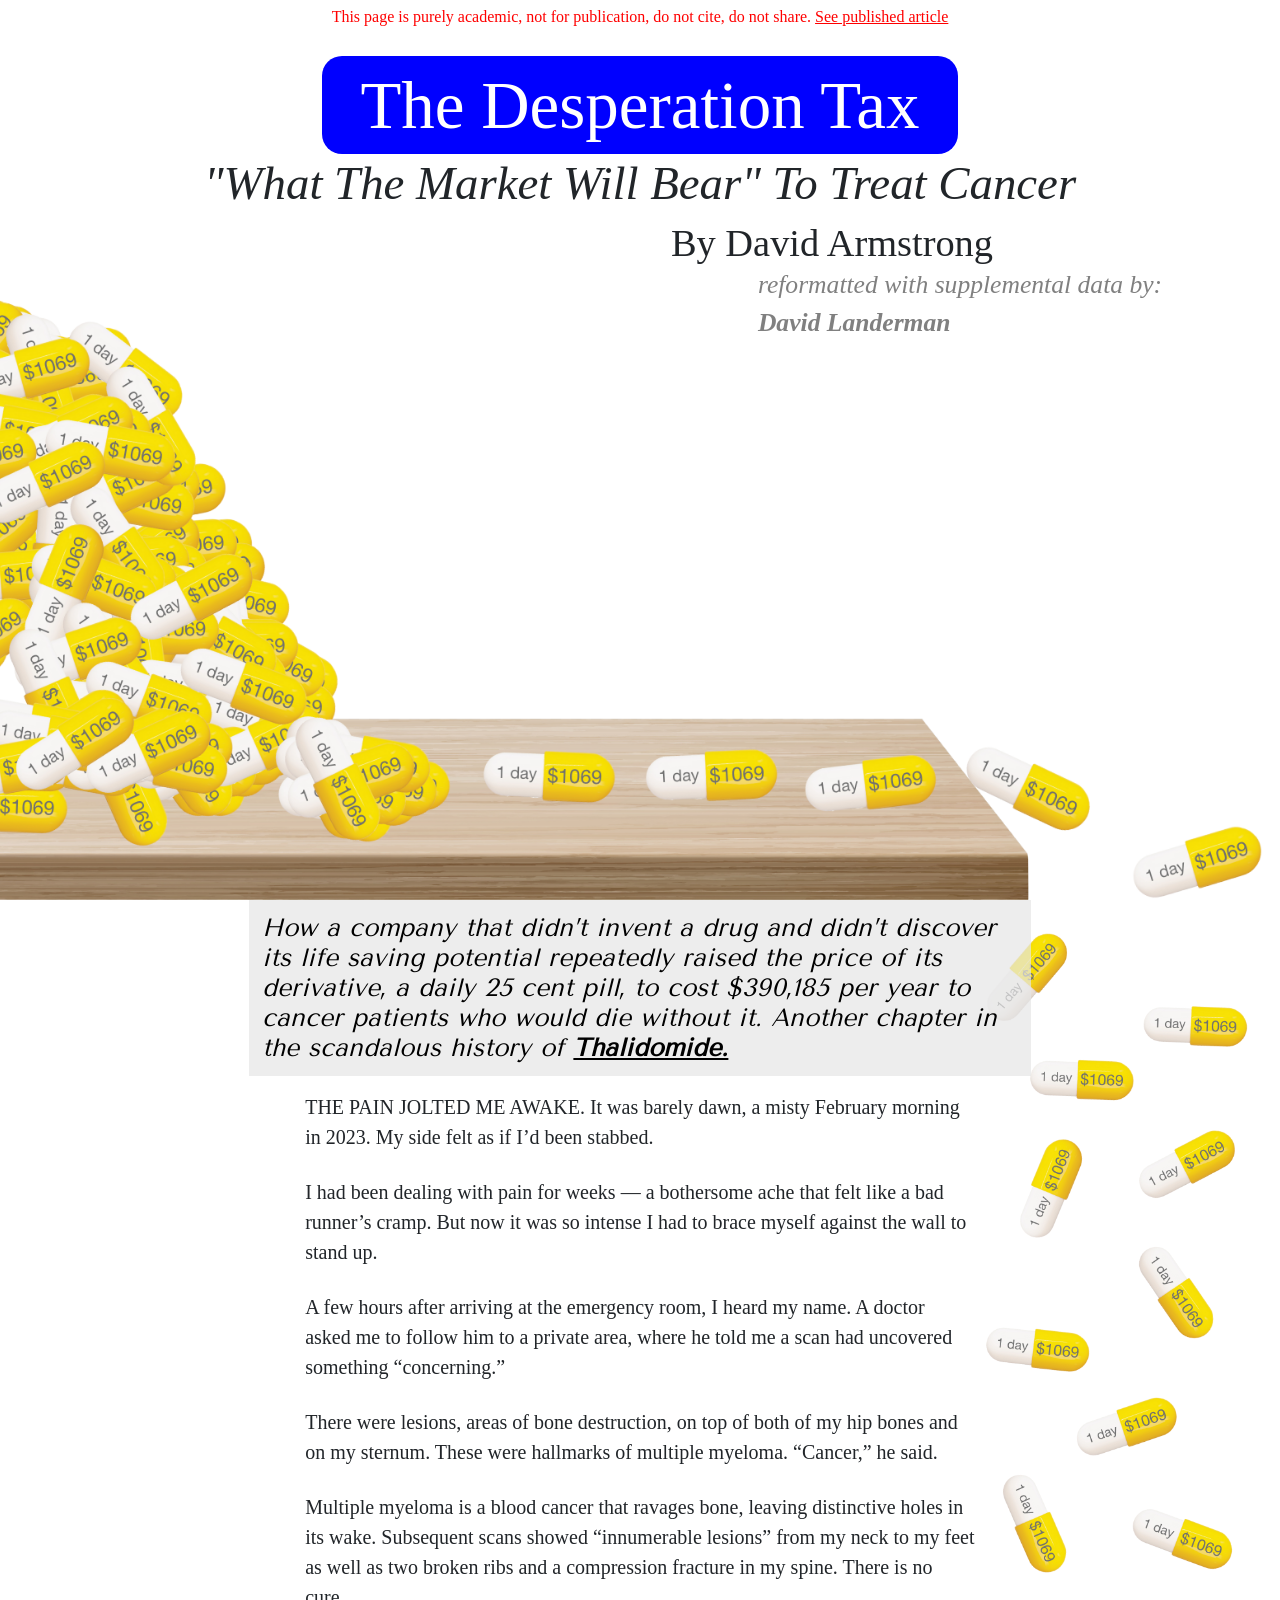
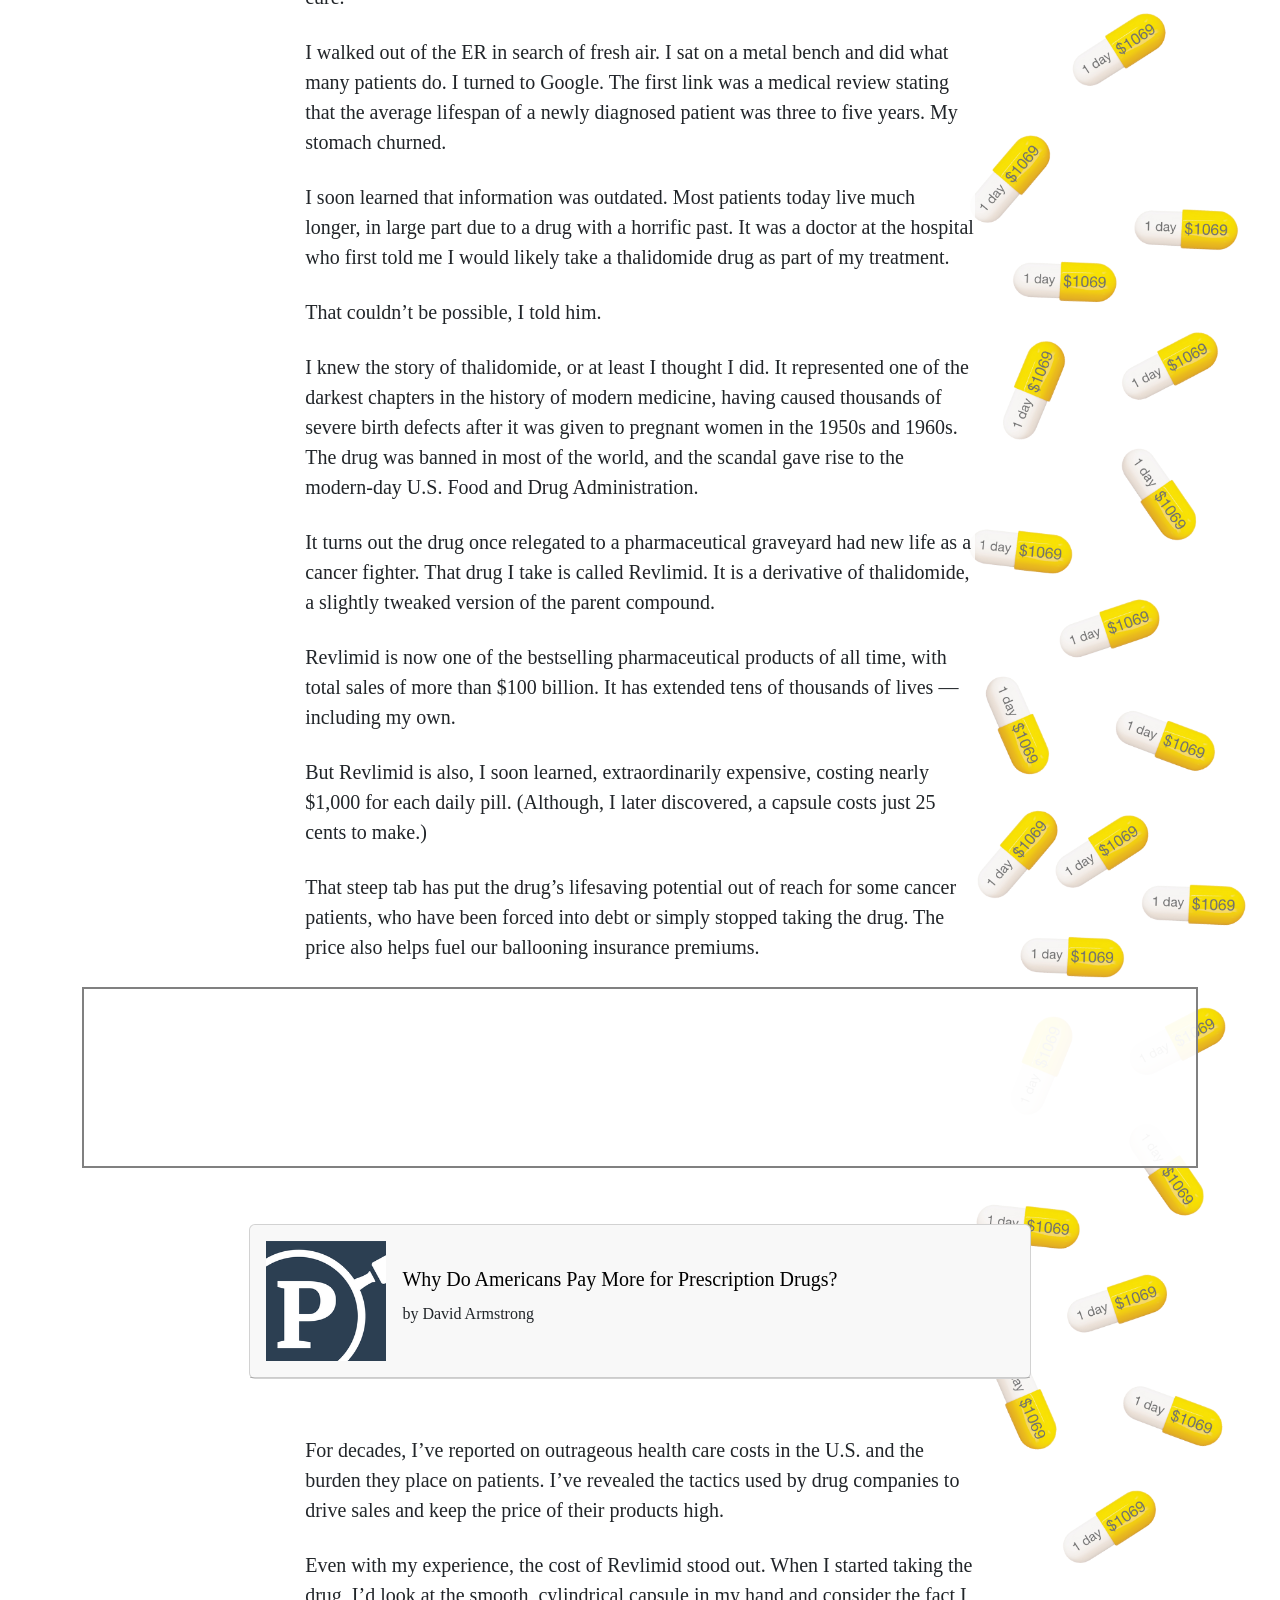
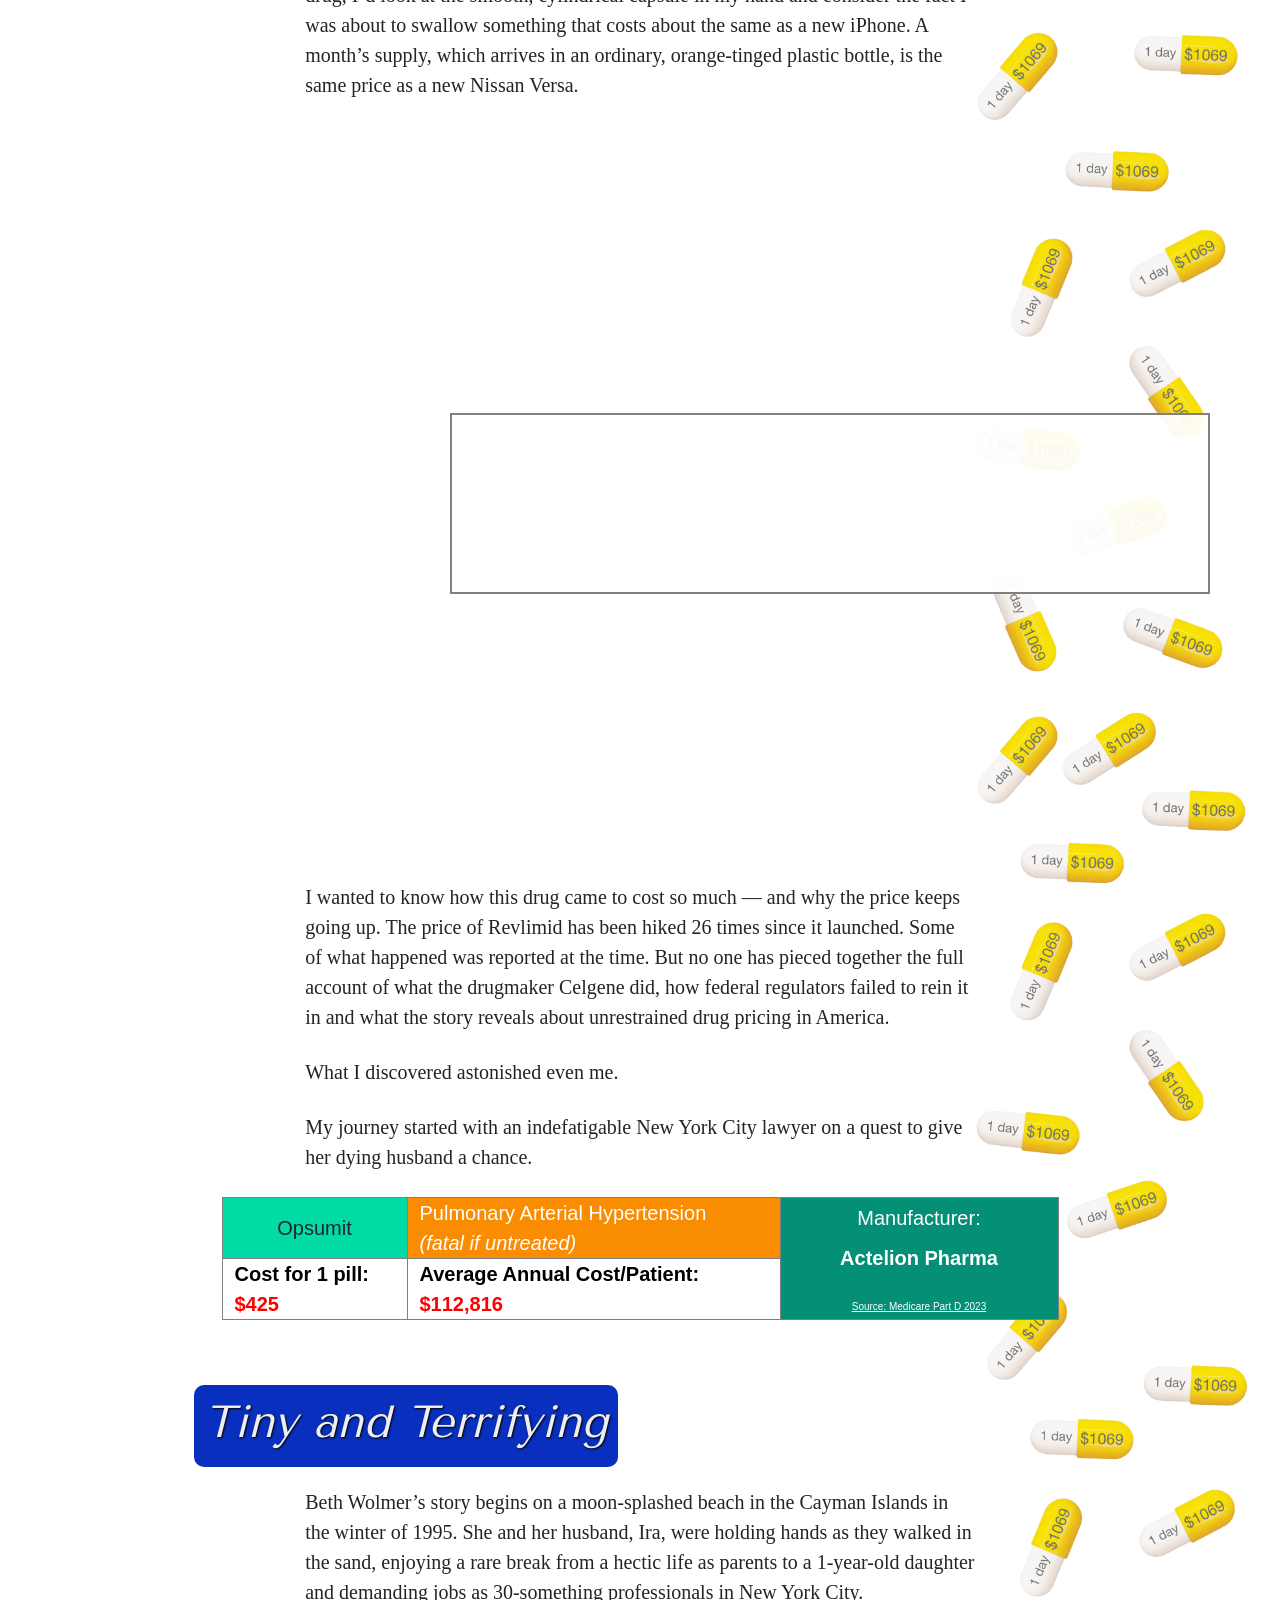
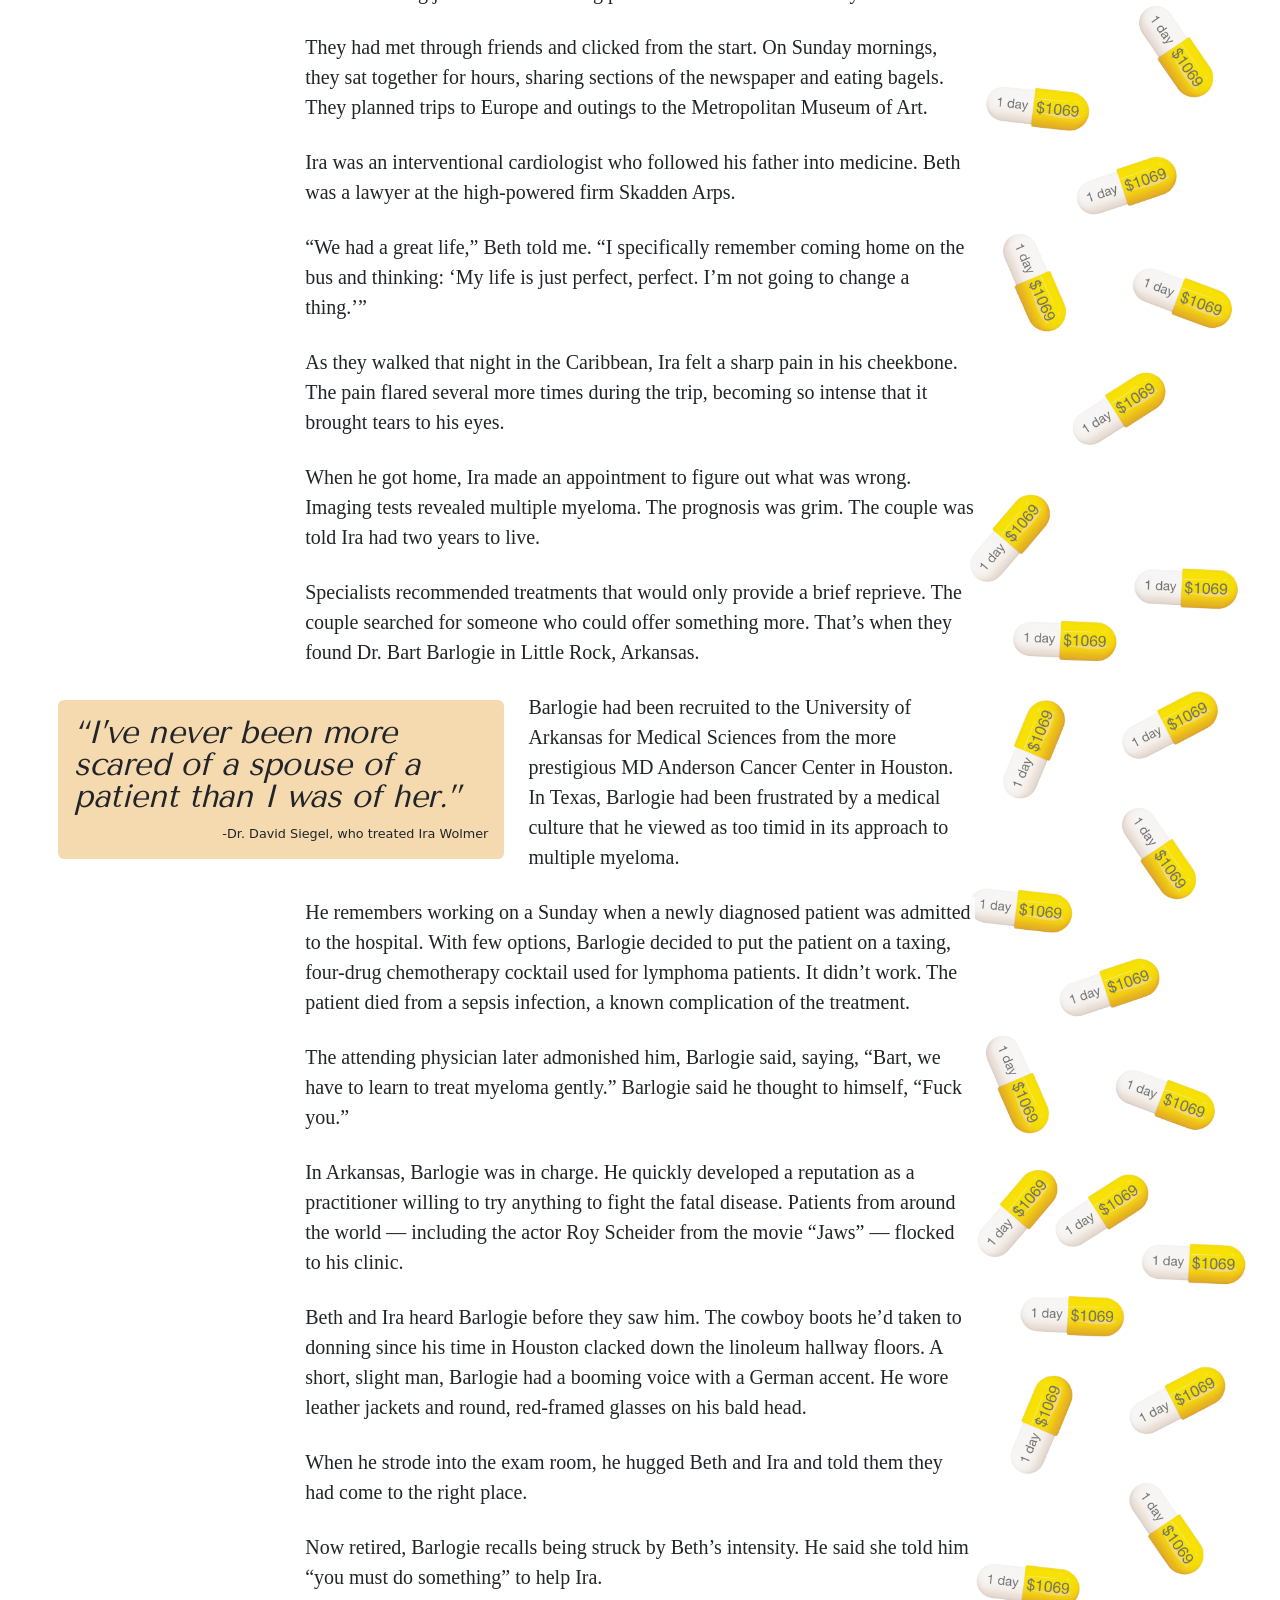
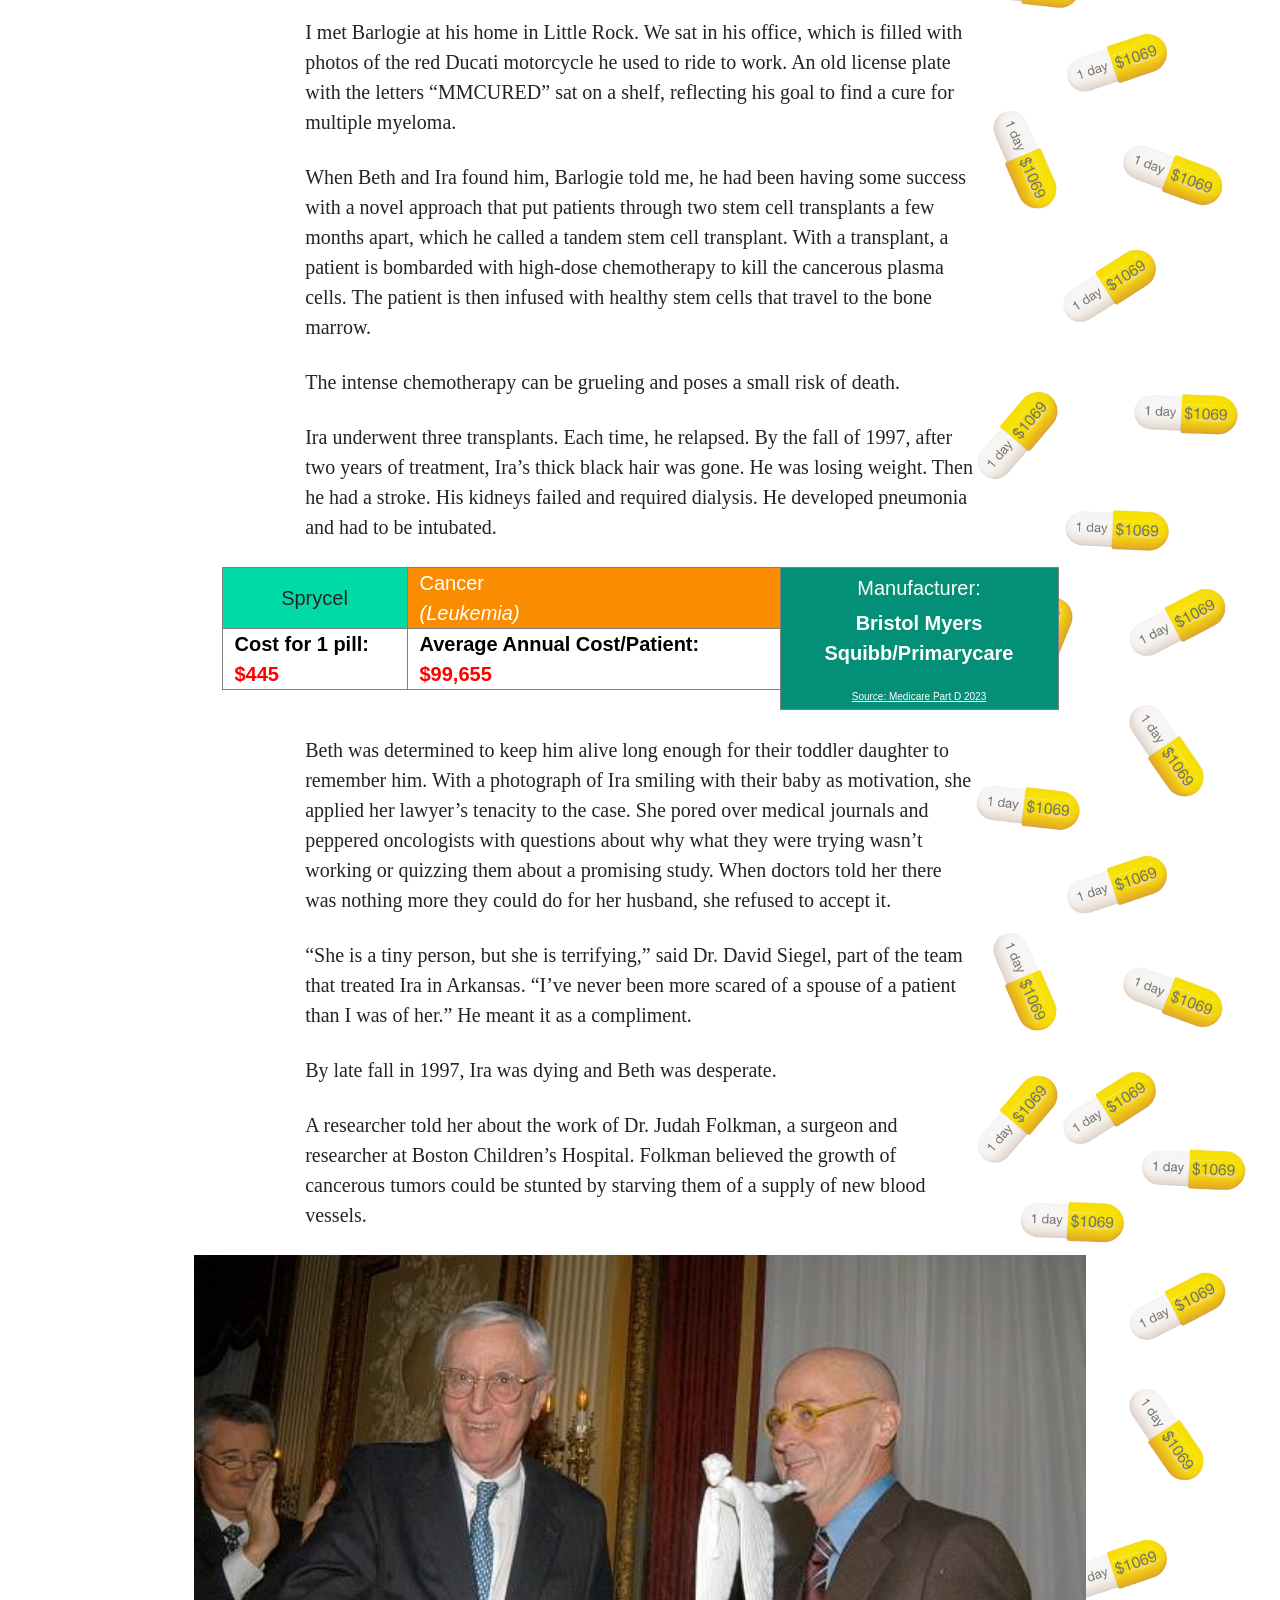
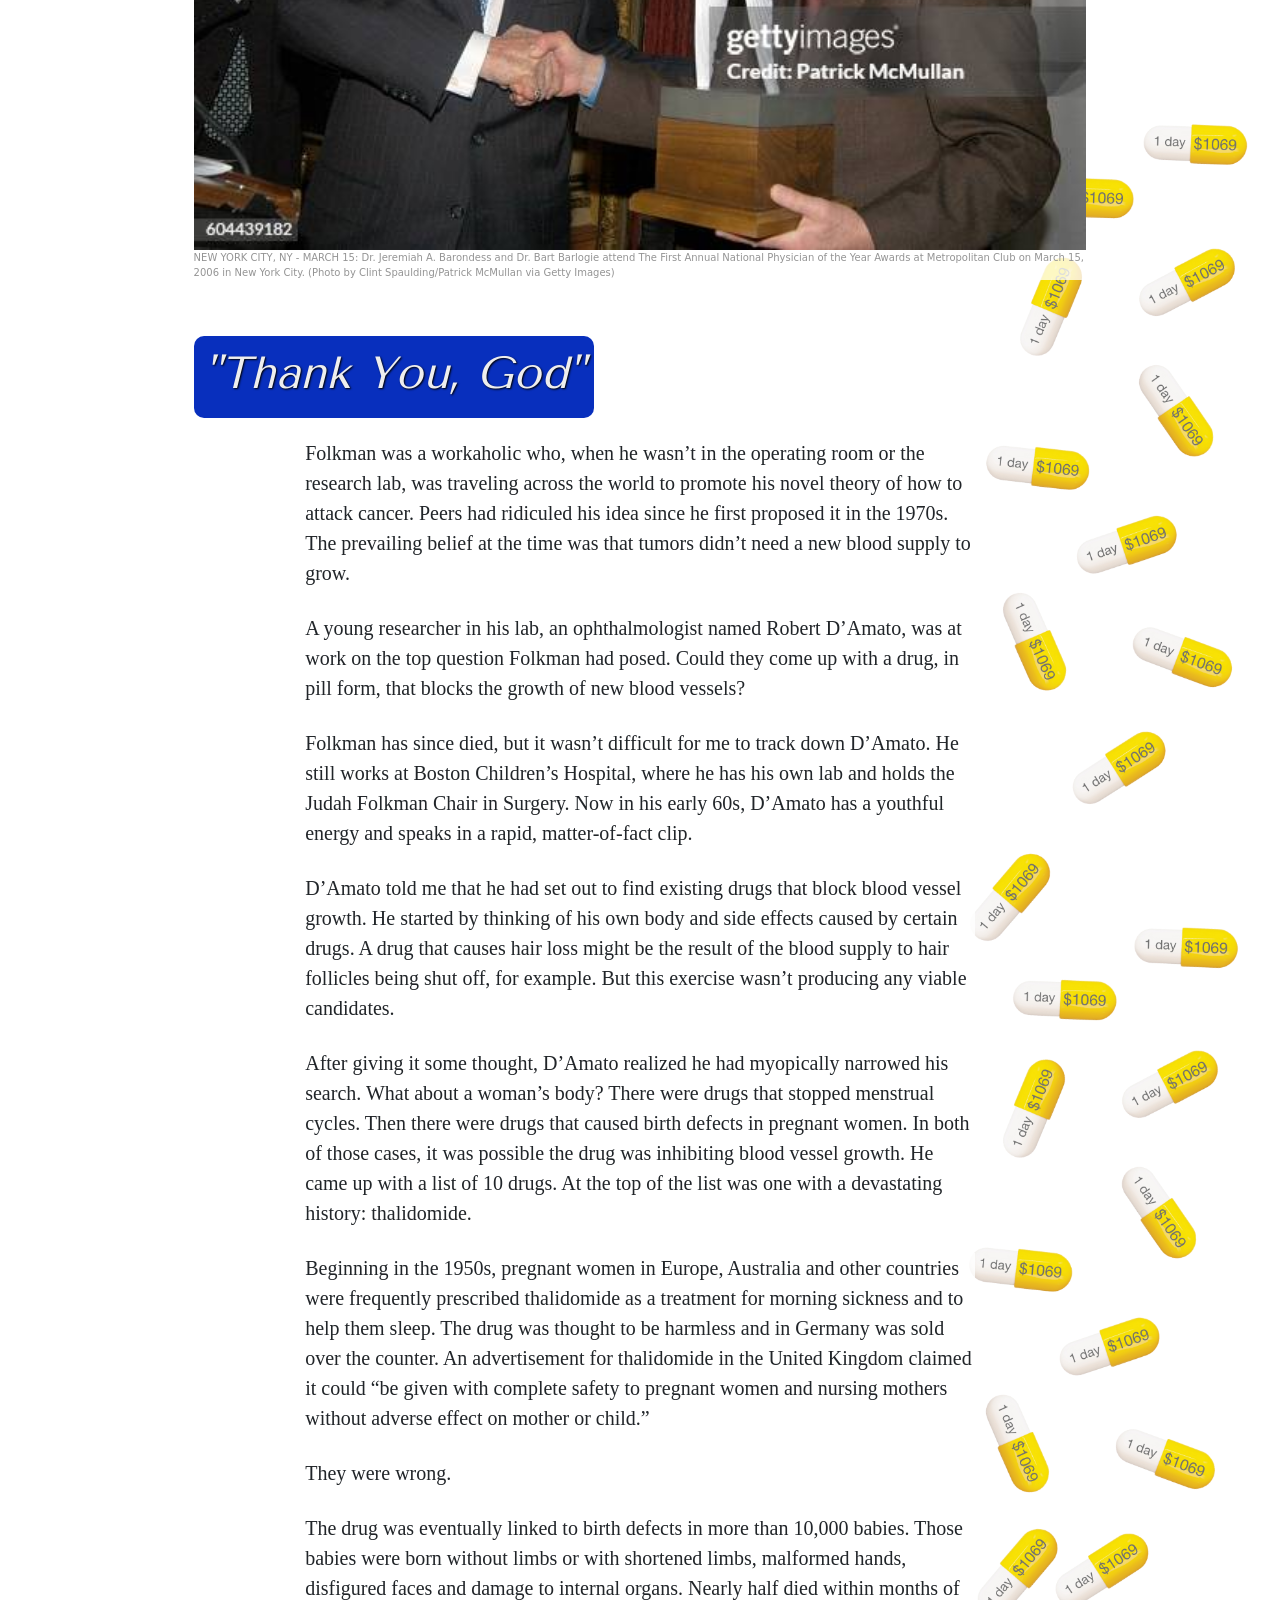
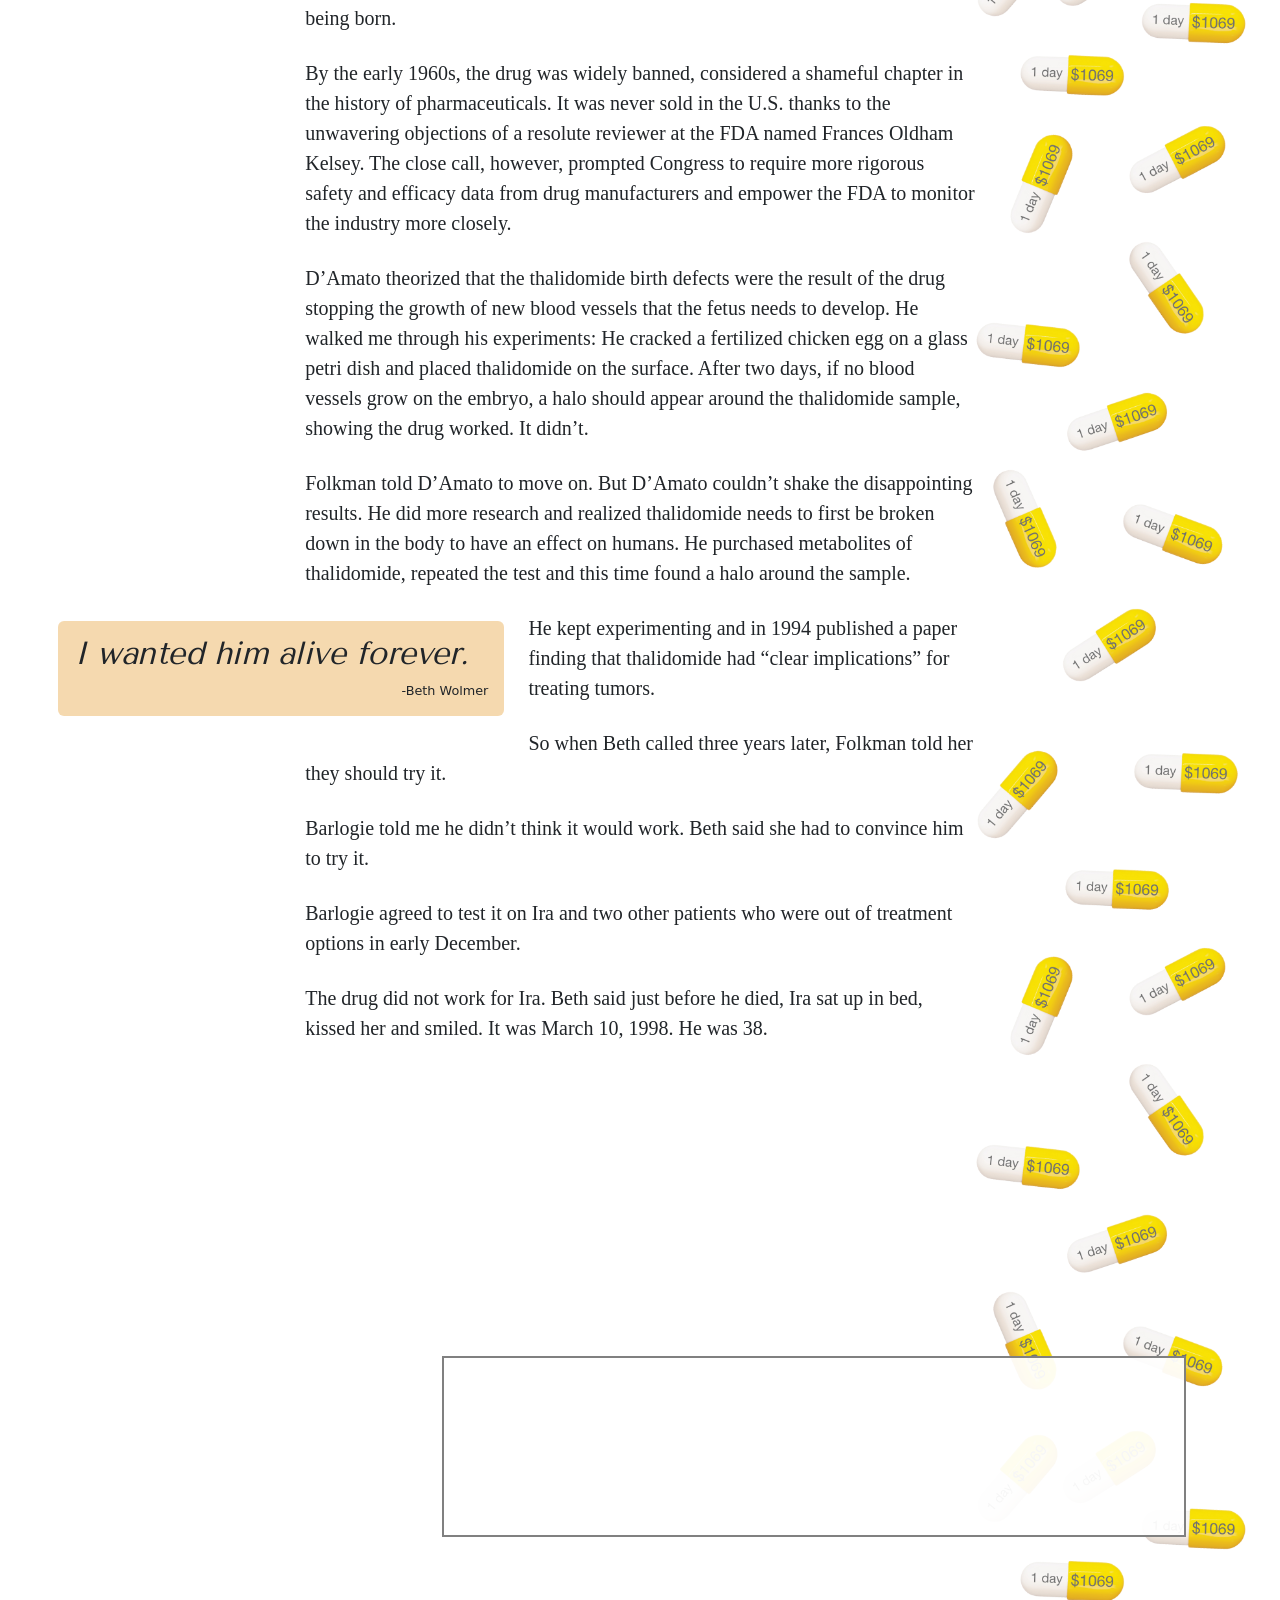
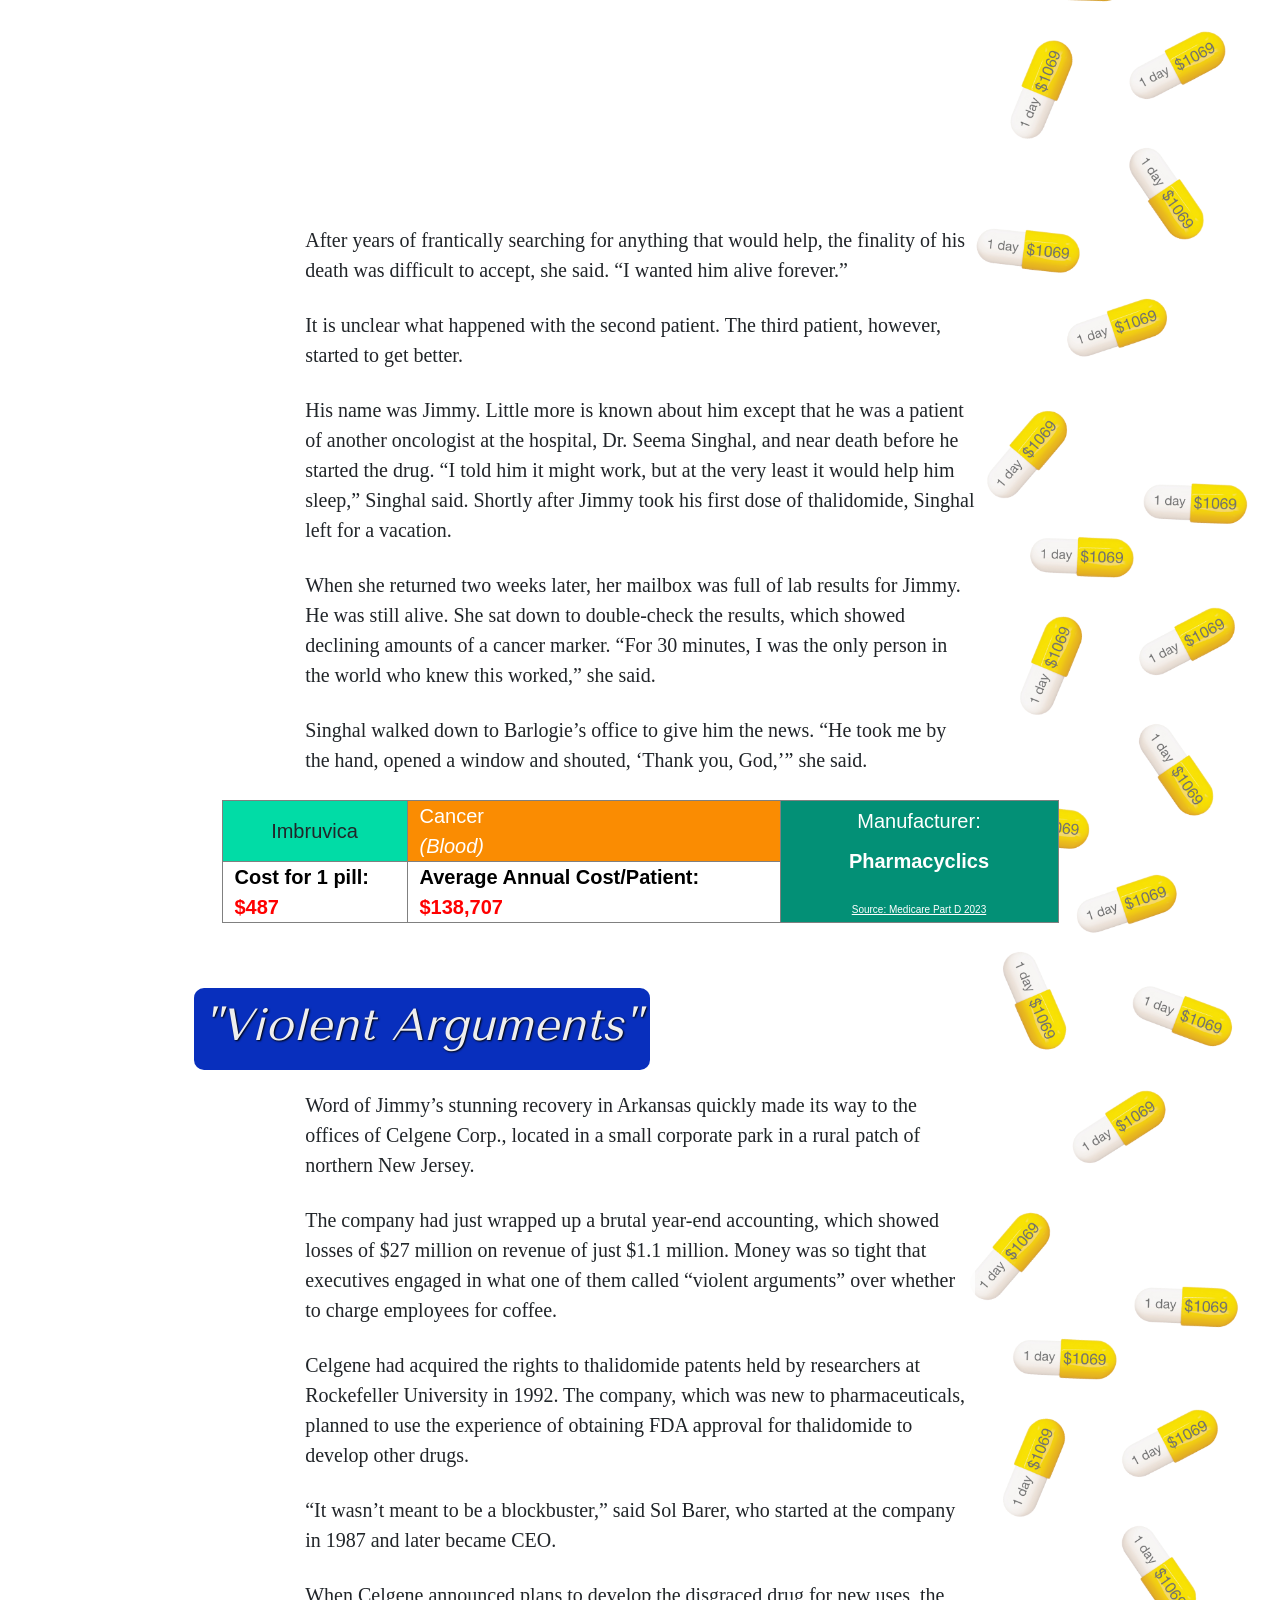
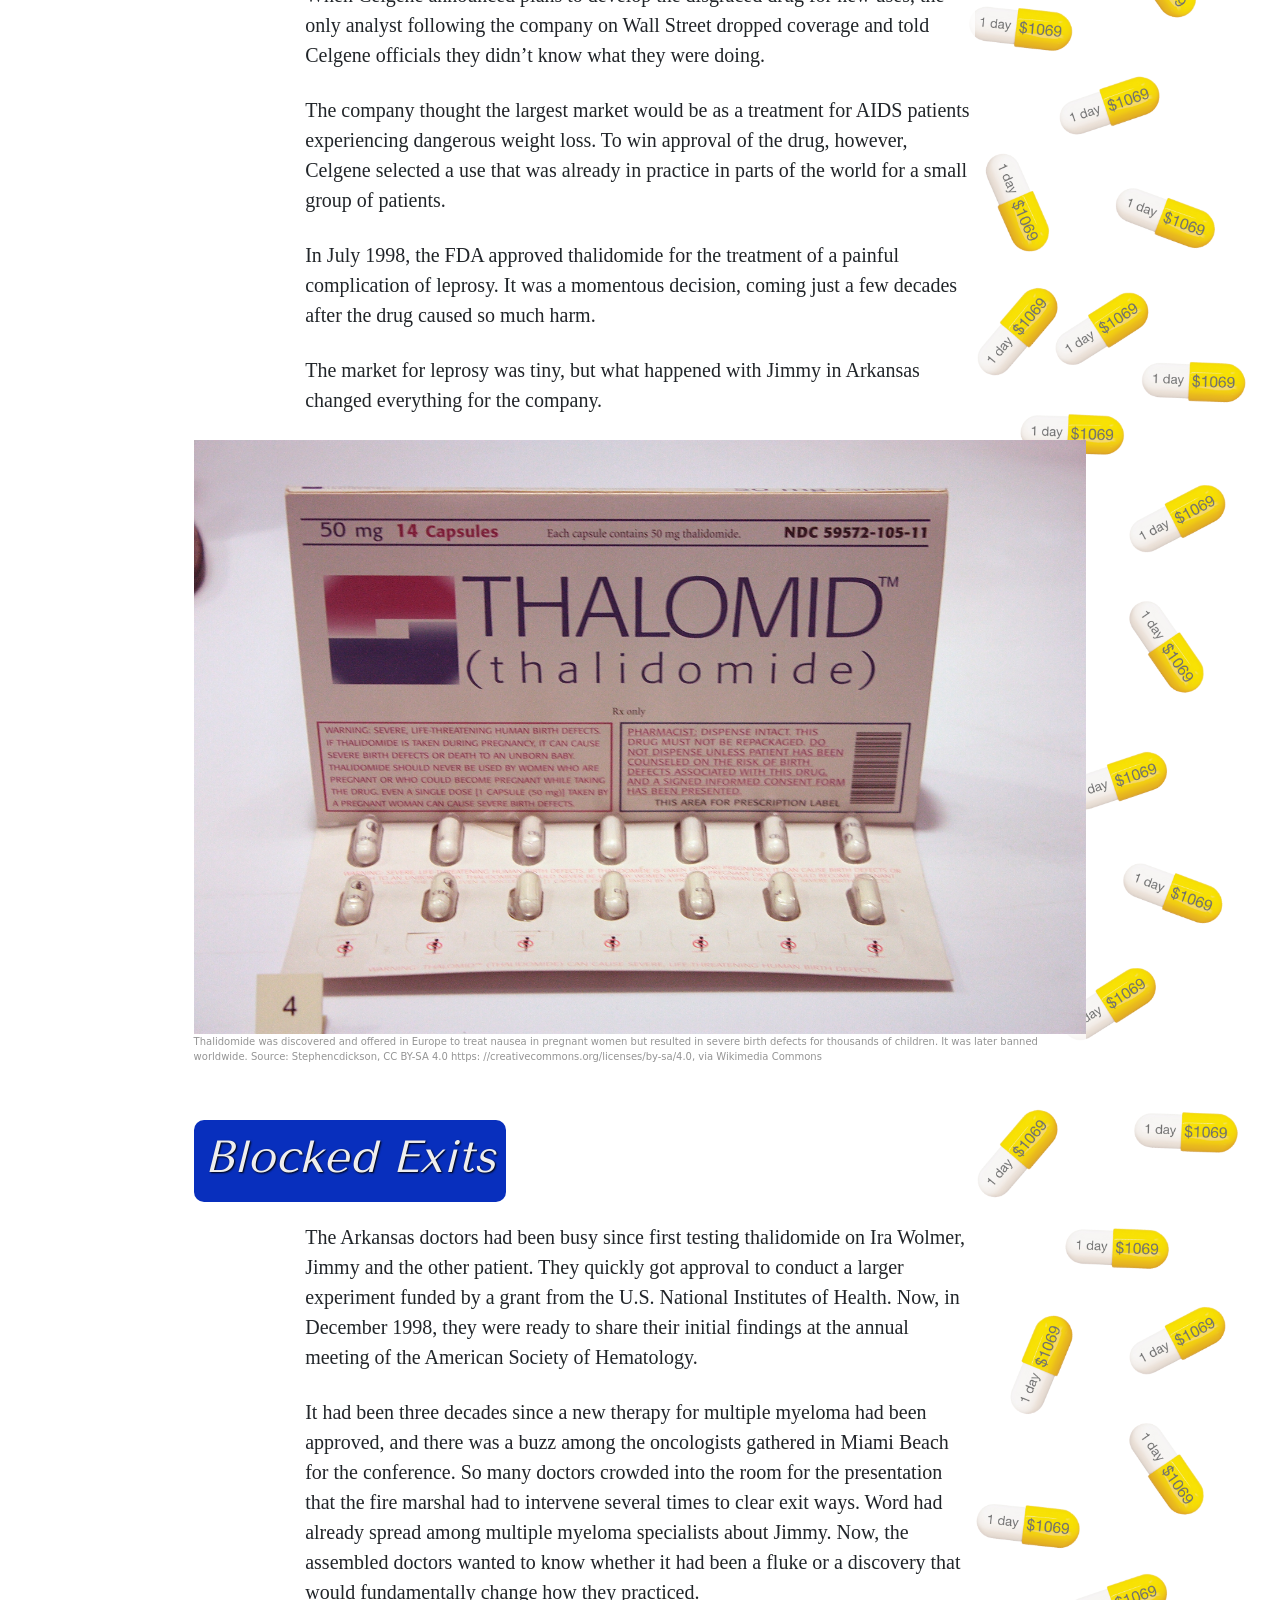
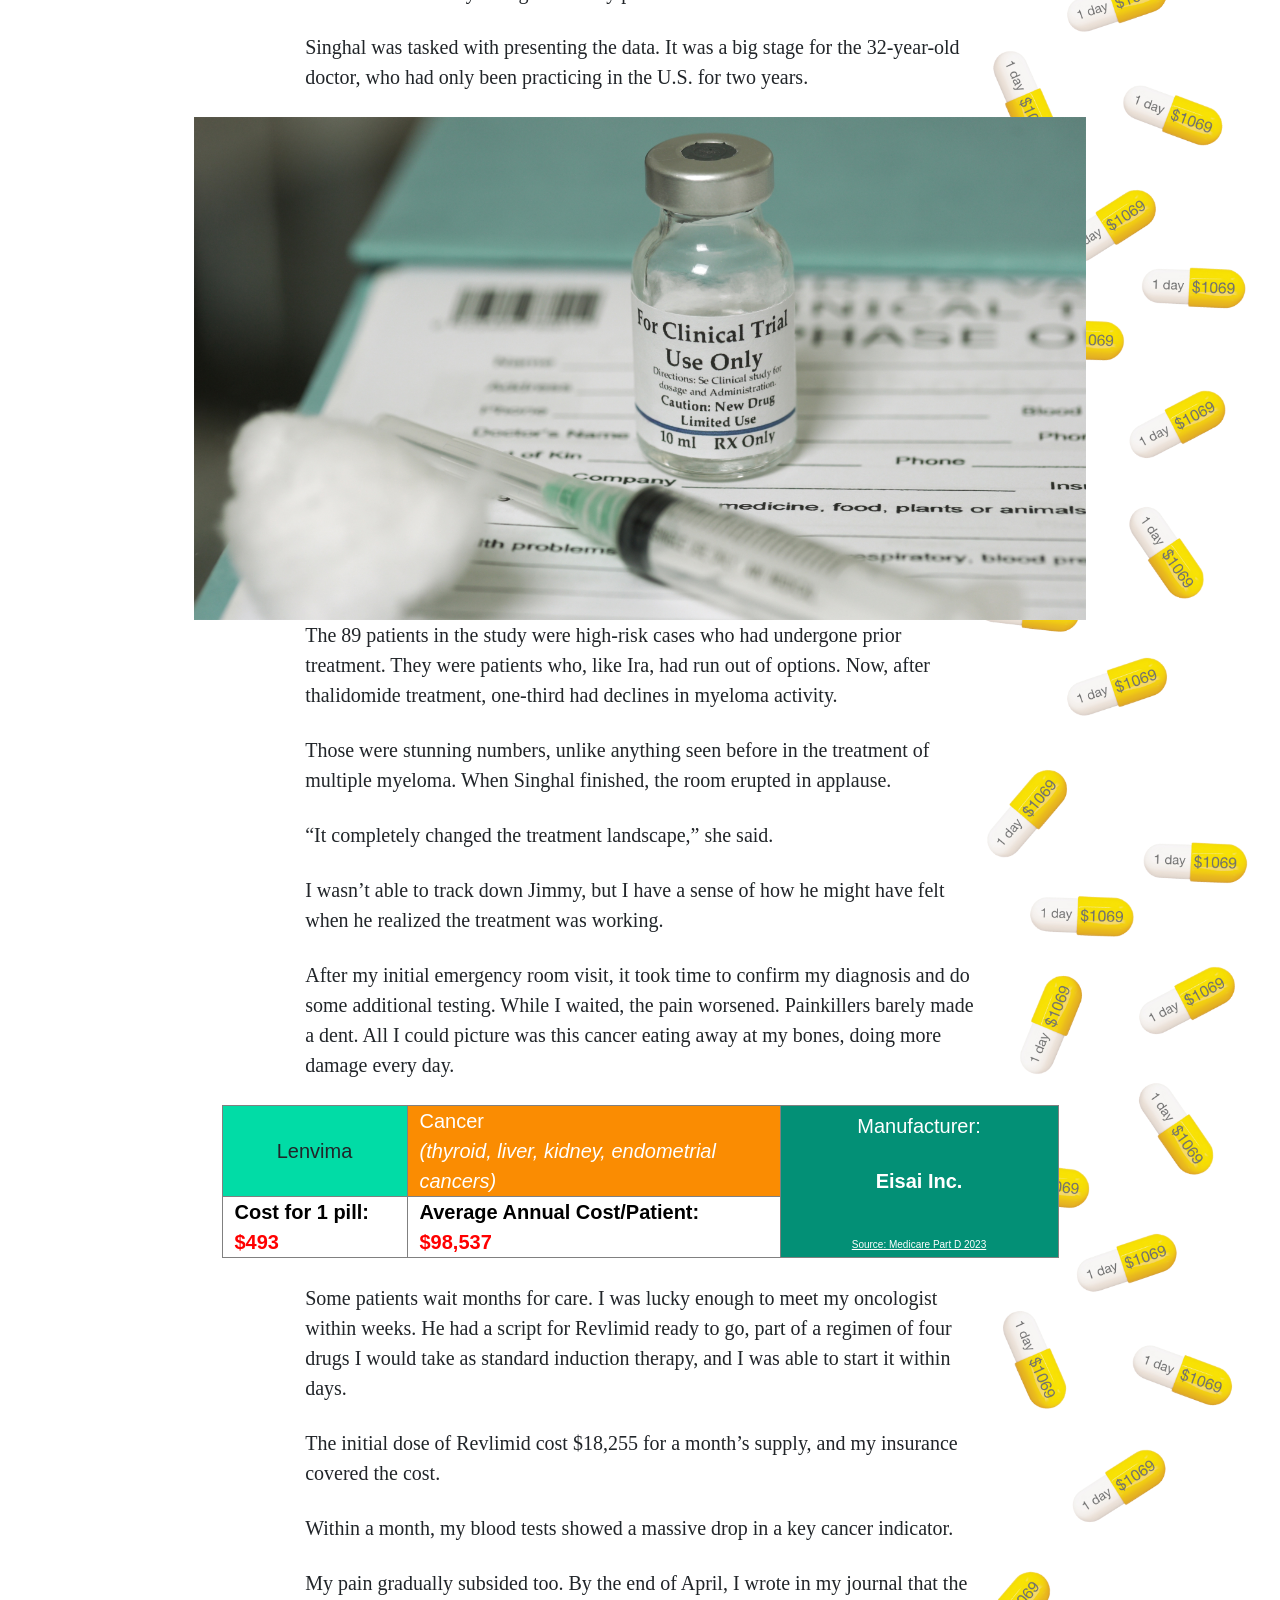
<file: revlimid/index.html>
<!doctype html>

<html lang="en">

<head>
    <meta charset="utf-8">
    <meta name="viewport" content="width=device-width, initial-scale=1, shrink-to-fit=no">
    <meta property="og:image" content="https://dlanderm-dal.github.io/resume-portfolio-site/revlimid/image_host/topper-image.png" />


    <title>JOUR652 Final</title>
    <meta name="description" content="The Desperation Tax">
 
    <meta name="author" content="David Landerman">

    <!-- Bootstrap CSS and JavaScript -->
    <link href="https://cdn.jsdelivr.net/npm/bootstrap@5.3.3/dist/css/bootstrap.min.css" rel="stylesheet"
        integrity="sha384-QWTKZyjpPEjISv5WaRU9OFeRpok6YctnYmDr5pNlyT2bRjXh0JMhjY6hW+ALEwIH" crossorigin="anonymous">

    <script src="https://cdn.jsdelivr.net/npm/bootstrap@5.3.3/dist/js/bootstrap.bundle.min.js"
        integrity="sha384-YvpcrYf0tY3lHB60NNkmXc5s9fDVZLESaAA55NDzOxhy9GkcIdslK1eN7N6jIeHz"
        crossorigin="anonymous"></script>


    <link rel="stylesheet" href="https://cdn.jsdelivr.net/npm/bootstrap-icons@1.11.1/font/bootstrap-icons.css">

    <!--my stylesheet-->
    <link rel="stylesheet" type="text/css" href="style.css">

    <!--CHANGE 1-->
    <!--fonts-->
    <link rel="preconnect" href="https://fonts.googleapis.com">
<link rel="preconnect" href="https://fonts.gstatic.com" crossorigin>
<link href="https://fonts.googleapis.com/css2?family=Montserrat:ital,wght@0,100..900;1,100..900&family=Tenor+Sans&display=swap" rel="stylesheet">

</head>

<body>
<!--POST SUBMISSION AI IMPROVEMENT PUNCH LIST:
1. Fix background opacity on pills (safari vs chrome)
2. Fix margins on pull-quotes and headlines
3. Possibly recode subheads or pull-quotes as pills with overlays. Idea being the width is driven by the text but the height is driven by the aspect ratio of the pill image, couldnt get it to work with flex boxes while being able to center the text vertically
4. Recolor the graphs
5. Redo the pills as coding elements not images that way the color could be adjusted all at once.
6. See if I can improve the responsivity of the datawrapper graphics
7. Create study guide with interactive tool for coding heroes, include text placement, text scaling
8. Footer formatting clean up/professional
9. AI Slider switch (toggle to view original vs AI cleaned version)
10. Figure out why theres a gap between the topper and the lede on the iphone
11. Fix the margining on manufacturer (including manufacturer text) to make it more responsive -->
    <div class="topper">
        <div class="hero">
            <img class="hero-image d-none d-lg-block" src="./image_host/wireframe-topper3.png" alt="A pile of pills that all say '1 Day' and '$1069' on them sitting on a table. There is a line of pills leading from the pile to the edge of the table and falling off.">
            <img class="hero-image d-none d-sm-block d-lg-none" src="./image_host/wireframe-topper3.2.png" alt="A pile of pills that all say '1 Day' and '$1069' on them sitting on a table. There is a line of pills leading from the pile to the edge of the table and falling off.">
            <img class="hero-image d-block d-sm-none" src="./image_host/wireframe-topper4.3.png" alt="A pile of pills that all say '1 Day' and '$1069' on them sitting on a table. There is a line of pills leading from the pile to the edge of the table and falling off.">
        </div>
        <div class="topper-text">
            
            <p class="top-disclaimer">This page is purely academic, not for publication, do not cite, do not share. <a class="disclaimer-link" href="https://www.propublica.org/article/revlimid-price-cancer-celgene-drugs-fda-multiple-myeloma">See published article</a></p>
            
            <h1 class="headline">The Desperation Tax</h1>

            <h2 class="subhead">"What The Market Will Bear" To Treat Cancer</h2>
            <h3 class="byline">By David Armstrong</h3>
            <p class="sub-byline">reformatted with supplemental data by:<br> <strong>David Landerman</strong></p>
          
            
        </div>
    </div>
    <div class="container-flex" id="background-canvas"> <!--BACKGROUND Element-->
        <div class="container">
            <p class="article-lede">How a company that didn’t invent a drug and didn’t discover its life saving
                potential repeatedly raised the price of its derivative, a daily 25 cent pill, to cost $390,185 per year to cancer
                patients who would die without it. Another chapter in the scandalous history of
                <b><u>Thalidomide.</u></b>
            </p>

            <section class="intro">
                <p class="body-text">THE PAIN JOLTED ME AWAKE. It was barely dawn, a misty February morning in 2023. My
                    side felt as if I’d been stabbed.</p>

                <p class="body-text">I had been dealing with pain for weeks — a bothersome ache that felt like a bad
                    runner’s cramp. But now it was so intense I had to brace myself against the wall to stand up.</p>

                <p class="body-text">A few hours after arriving at the emergency room, I heard my name. A doctor asked
                    me to follow him to a private area, where he told me a scan had uncovered something “concerning.”
                </p>

                <p class="body-text">There were lesions, areas of bone destruction, on top of both of my hip bones and
                    on my sternum. These were hallmarks of multiple myeloma. “Cancer,” he said.</p>

                <p class="body-text">Multiple myeloma is a blood cancer that ravages bone, leaving distinctive holes in
                    its wake. Subsequent scans showed “innumerable lesions” from my neck to my feet as well as two
                    broken ribs and a compression fracture in my spine. There is no cure.</p>

                <p class="body-text">I walked out of the ER in search of fresh air. I sat on a metal bench and did what
                    many patients do. I turned to Google. The first link was a medical review stating that the average
                    lifespan of a newly diagnosed patient was three to five years. My stomach churned.</p>

                <p class="body-text">I soon learned that information was outdated. Most patients today live much longer,
                    in large part due to a drug with a horrific past. It was a doctor at the hospital who first told me
                    I would likely take a thalidomide drug as part of my treatment.</p>

                <p class="body-text">That couldn’t be possible, I told him.</p>

                <p class="body-text">I knew the story of thalidomide, or at least I thought I did. It represented one of
                    the darkest chapters in the history of modern medicine, having caused thousands of severe birth
                    defects after it was given to pregnant women in the 1950s and 1960s. The drug was banned in most of
                    the world, and the scandal gave rise to the modern-day U.S. Food and Drug Administration.</p>

                <p class="body-text">
                    It turns out the drug once relegated to a pharmaceutical graveyard had new life as a cancer fighter.
                    That drug I take is called Revlimid. It is a derivative of thalidomide, a slightly tweaked version
                    of the parent compound.</p>

                <p class="body-text">Revlimid is now one of the bestselling pharmaceutical products of all time, with
                    total sales of more than $100 billion. It has extended tens of thousands of lives — including my
                    own.</p>

                <p class="body-text">But Revlimid is also, I soon learned, extraordinarily expensive, costing nearly
                    $1,000 for each daily pill. (Although, I later discovered, a capsule costs just 25 cents to make.)
                </p>

                <p class="body-text">That steep tab has put the drug’s lifesaving potential out of reach for some cancer
                    patients, who have been forced into debt or simply stopped taking the drug. The price also helps
                    fuel our ballooning insurance premiums.</p>

                <div class="datawrapper-graphic">
                    <iframe title="The Top 10 Most Expensive Mass Distributed Pills In Medicare" aria-label="Table"
                        id="datawrapper-chart-ANZIb" src="https://datawrapper.dwcdn.net/ANZIb/5/" scrolling="no"
                        frameborder="0" style="width: 0; min-width: 100% !important; border: none;" height="820"
                        data-external="1"></iframe>
                    <script
                        type="text/javascript">window.addEventListener("message", function (a) { if (void 0 !== a.data["datawrapper-height"]) { var e = document.querySelectorAll("iframe"); for (var t in a.data["datawrapper-height"]) for (var r, i = 0; r = e[i]; i++)if (r.contentWindow === a.source) { var d = a.data["datawrapper-height"][t] + "px"; r.style.height = d } } });</script>
                </div>


                <div class="spacer">
                    <div class="card">
                        <div class="card-header">
                            <a class="stretched-link" href="https://www.propublica.org/article/why-americans-pay-more-for-prescription-drugs"><img
                                    src="./image_host/propublica-logo.png" class="card-logo" alt="Logo for propublica"></a>
                            <div class="card-titles">
                                <h3><a class="nonblue"
                                        href="https://www.propublica.org/article/why-americans-pay-more-for-prescription-drugs">Why
                                        Do Americans Pay More for Prescription Drugs?</a></h3>
                                <p>by David Armstrong</p>
                            </div>
                        </div>
                    </div>
                </div>




                <p class="body-text">For decades, I’ve reported on outrageous health care costs in the U.S. and the
                    burden they place on patients. I’ve revealed the tactics used by drug companies to drive sales and
                    keep the price of their products high.</p>

                <p class="body-text">Even with my experience, the cost of Revlimid stood out. When I started taking the
                    drug, I’d look at the smooth, cylindrical capsule in my hand and consider the fact I was about to
                    swallow something that costs about the same as a new iPhone. A month’s supply, which arrives in an
                    ordinary, orange-tinged plastic bottle, is the same price as a new Nissan Versa.</p>

                <div class="breakout row align-items-center">
                    <div class="abbreviated-table-carousel col-md-4 ">
                        <iframe title="" aria-label="Table" id="datawrapper-chart-0Vk0O"
                            src="https://datawrapper.dwcdn.net/0Vk0O/1/" scrolling="no" frameborder="0"
                            style="width: 0; min-width: 100% !important; border: none;" height="750"
                            data-external="1"></iframe>
                        <script
                            type="text/javascript">window.addEventListener("message", function (a) { if (void 0 !== a.data["datawrapper-height"]) { var e = document.querySelectorAll("iframe"); for (var t in a.data["datawrapper-height"]) for (var r, i = 0; r = e[i]; i++)if (r.contentWindow === a.source) { var d = a.data["datawrapper-height"][t] + "px"; r.style.height = d } } });</script>
                    </div>

                    <div class="datawrapper-graphic col-md-8">
                        <iframe title="Pill Prices To Medicare Enrollees Growing Faster Than Inflation"
                            aria-label="Line chart" id="datawrapper-chart-ajhRv"
                            src="https://datawrapper.dwcdn.net/ajhRv/10/" scrolling="no" frameborder="0"
                            style="width: 0; min-width: 100% !important; border: none;" height="603"
                            data-external="1"></iframe>
                        <script
                            type="text/javascript">window.addEventListener("message", function (a) { if (void 0 !== a.data["datawrapper-height"]) { var e = document.querySelectorAll("iframe"); for (var t in a.data["datawrapper-height"]) for (var r, i = 0; r = e[i]; i++)if (r.contentWindow === a.source) { var d = a.data["datawrapper-height"][t] + "px"; r.style.height = d } } });</script>
                    </div>

                </div>

                <p class="body-text">I wanted to know how this drug came to cost so much — and why the price keeps going
                    up. The price of Revlimid has been hiked 26 times since it launched. Some of what happened was
                    reported at the time. But no one has pieced together the full account of what the drugmaker Celgene
                    did, how federal regulators failed to rein it in and what the story reveals about unrestrained drug
                    pricing in America.</p>

                <p class="body-text">What I discovered astonished even me.</p>

                <p class="body-text">My journey started with an indefatigable New York City lawyer on a quest to give
                    her dying husband a chance.</p>



                <div class="container abbreviated-table override-border2"> <!--Opsumit 10-->
                    <div class="row justify-content-center">
                        <div class="col-md-6">
                            <div class="row">
                                <div class="col-md-4 drug-name align-items-center override-border">
                                    <p class="drug-name-text">Opsumit</p>
                                </div>
                                <div class="col-md-8 disease override-border">
                                    <p class="disease-text">Pulmonary Arterial Hypertension<br><i>(fatal if
                                            untreated)</i></p>
                                </div>
                            </div>
                            <div class="row">
                                <div class="col-md-4 cost-per-pill override-border">
                                    <p class="cost-per-pill-label">Cost for 1 pill:</p>
                                    <p class="cost-per-pill-price">$425</p>
                                </div>
                                <div class="col-md-8 cost-per-patient override-border">
                                    <p class="cost-per-patient-label">Average Annual Cost/Patient:</p>
                                    <p class="cost-per-patient-price">$112,816</p>
                                </div>
                            </div>
                        </div>
                        <div class="col-md-3 manufacturer align-items-center override-border">
                            <p class="manufacturer-label">Manufacturer:</p>
                            <p class="manufacturer-text">Actelion Pharma</p>
                            <p class="drug-source"><a
                                    href="https://data.cms.gov/summary-statistics-on-use-and-payments/medicare-medicaid-spending-by-drug/medicare-part-d-spending-by-drug"
                                    class="drug-source">Source:
                                    Medicare Part D 2023</a></p>
                        </div>
                    </div>
                </div>
<!-- TO DO: NOTE FOR IMPROVEMENT, collapsible tables using the details tag with each drugs price history graph
-->




            </section>

            <section>
                <div class="heading-holder">
                    <h2 class=section-heading>
                        Tiny and Terrifying
                    </h2>
                </div>

                <p class="body-text">Beth Wolmer’s story begins on a moon-splashed beach in the Cayman Islands in the
                    winter of 1995. She and her husband, Ira, were holding hands as they walked in the sand, enjoying a
                    rare break from a hectic life as parents to a 1-year-old daughter and demanding jobs as 30-something
                    professionals in New York City.</p>

                <p class="body-text">They had met through friends and clicked from the start. On Sunday mornings, they
                    sat together for hours, sharing sections of the newspaper and eating bagels. They planned trips to
                    Europe and outings to the Metropolitan Museum of Art.</p>

                <p class="body-text">Ira was an interventional cardiologist who followed his father into medicine. Beth
                    was a lawyer at the high-powered firm Skadden Arps.</p>

                <p class="body-text">“We had a great life,” Beth told me. “I specifically remember coming home on the
                    bus and thinking: ‘My life is just perfect, perfect. I’m not going to change a thing.’”</p>

                <p class="body-text">As they walked that night in the Caribbean, Ira felt a sharp pain in his cheekbone.
                    The pain flared several more times during the trip, becoming so intense that it brought tears to his
                    eyes.</p>

                <p class="body-text">When he got home, Ira made an appointment to figure out what was wrong. Imaging
                    tests revealed multiple myeloma. The prognosis was grim. The couple was told Ira had two years to
                    live.</p>

                <p class="body-text">Specialists recommended treatments that would only provide a brief reprieve. The
                    couple searched for someone who could offer something more. That’s when they found Dr. Bart Barlogie
                    in Little Rock, Arkansas.</p>



                <blockquote class="pull-quote">
                    <p class="pull-quote-text">“I’ve never been more scared of a spouse of a patient than I was of her.”</p>
                    <footer class="pull-quote-footer">-Dr. David Siegel, who treated Ira Wolmer</footer>
                </blockquote>


                <p class="body-text">Barlogie had been recruited to the University of Arkansas for Medical Sciences from
                    the more prestigious MD Anderson Cancer Center in Houston. In Texas, Barlogie had been frustrated by
                    a medical culture that he viewed as too timid in its approach to multiple myeloma.</p>

                <p class="body-text">He remembers working on a Sunday when a newly diagnosed patient was admitted to the
                    hospital. With few options, Barlogie decided to put the patient on a taxing, four-drug chemotherapy
                    cocktail used for lymphoma patients. It didn’t work. The patient died from a sepsis infection, a
                    known complication of the treatment.</p>

                <p class="body-text">The attending physician later admonished him, Barlogie said, saying, “Bart, we have
                    to learn to treat myeloma gently.” Barlogie said he thought to himself, “Fuck you.”</p>

                <p class="body-text">In Arkansas, Barlogie was in charge. He quickly developed a reputation as a
                    practitioner willing to try anything to fight the fatal disease. Patients from around the world —
                    including the actor Roy Scheider from the movie “Jaws” — flocked to his clinic.</p>

                <p class="body-text">Beth and Ira heard Barlogie before they saw him. The cowboy boots he’d taken to
                    donning since his time in Houston clacked down the linoleum hallway floors. A short, slight man,
                    Barlogie had a booming voice with a German accent. He wore leather jackets and round, red-framed
                    glasses on his bald head.</p>

                <p class="body-text">When he strode into the exam room, he hugged Beth and Ira and told them they had
                    come to the right place.</p>

                <p class="body-text">Now retired, Barlogie recalls being struck by Beth’s intensity. He said she told
                    him “you must do something” to help Ira.</p>

                <p class="body-text">I met Barlogie at his home in Little Rock. We sat in his office, which is filled
                    with photos of the red Ducati motorcycle he used to ride to work. An old license plate with the
                    letters “MMCURED” sat on a shelf, reflecting his goal to find a cure for multiple myeloma.</p>

                <p class="body-text">When Beth and Ira found him, Barlogie told me, he had been having some success with
                    a novel approach that put patients through two stem cell transplants a few months apart, which he
                    called a tandem stem cell transplant. With a transplant, a patient is bombarded with high-dose
                    chemotherapy to kill the cancerous plasma cells. The patient is then infused with healthy stem cells
                    that travel to the bone marrow.</p>

                <p class="body-text">The intense chemotherapy can be grueling and poses a small risk of death.</p>

                <p class="body-text">Ira underwent three transplants. Each time, he relapsed. By the fall of 1997, after
                    two years of treatment, Ira’s thick black hair was gone. He was losing weight. Then he had a stroke.
                    His kidneys failed and required dialysis. He developed pneumonia and had to be intubated.</p>


                <div class="container abbreviated-table override-border2"> <!--Sprycel 9-->
                    <div class="row justify-content-center">
                        <div class="col-md-6">
                            <div class="row">
                                <div class="col-md-4 drug-name align-items-center override-border">
                                    <p class="drug-name-text">Sprycel</p>
                                </div>
                                <div class="col-md-8 disease override-border">
                                    <p class="disease-text">Cancer<br><i>(Leukemia)</i></p>
                                </div>
                            </div>
                            <div class="row">
                                <div class="col-md-4 cost-per-pill override-border">
                                    <p class="cost-per-pill-label">Cost for 1 pill:</p>
                                    <p class="cost-per-pill-price">$445</p>
                                </div>
                                <div class="col-md-8 cost-per-patient override-border">
                                    <p class="cost-per-patient-label">Average Annual Cost/Patient:</p>
                                    <p class="cost-per-patient-price">$99,655</p>
                                </div>
                            </div>
                        </div>
                        <div class="col-md-3 manufacturer align-items-center override-border">
                            <p class="manufacturer-label">Manufacturer:</p>
                            <p class="manufacturer-text">Bristol Myers Squibb/Primarycare</p>
                            <p class="drug-source"><a
                                    href="https://data.cms.gov/summary-statistics-on-use-and-payments/medicare-medicaid-spending-by-drug/medicare-part-d-spending-by-drug"
                                    class="drug-source">Source:
                                    Medicare Part D 2023</a></p>
                        </div>
                    </div>
                </div>


                <p class="body-text">Beth was determined to keep him alive long enough for their toddler daughter to
                    remember him. With a photograph of Ira smiling with their baby as motivation, she applied her
                    lawyer’s tenacity to the case. She pored over medical journals and peppered oncologists with
                    questions about why what they were trying wasn’t working or quizzing them about a promising study.
                    When doctors told her there was nothing more they could do for her husband, she refused to accept
                    it.</p>

                <p class="body-text">“She is a tiny person, but she is terrifying,” said Dr. David Siegel, part of the
                    team that treated Ira in Arkansas. “I’ve never been more scared of a spouse of a patient than I was
                    of her.” He meant it as a compliment.</p>

                <p class="body-text">By late fall in 1997, Ira was dying and Beth was desperate.</p>

                <p class="body-text">A researcher told her about the work of Dr. Judah Folkman, a surgeon and researcher
                    at Boston Children’s Hospital. Folkman believed the growth of cancerous tumors could be stunted by
                    starving them of a supply of new blood vessels.</p>

                <div class="image-breaker">
                    <img class="imgbreak" src="./image_host/barlogie_COMP.jpg" alt="Dr. Bart Barlogie">
                    <p class="caption">NEW YORK CITY, NY - MARCH 15: Dr. Jeremiah A. Barondess and Dr. Bart Barlogie
                        attend The First Annual National Physician of the Year Awards at Metropolitan Club on March 15,
                        2006 in New York City. (Photo by Clint Spaulding/Patrick McMullan via Getty Images)</p>
                </div>

            </section>
            <section>
                <div class="heading-holder">
                    <h2 class="section-heading">"Thank You, God"</h2>
                </div>
                <p class="body-text">Folkman was a workaholic who, when he wasn’t in the operating room or the research
                    lab, was traveling across the world to promote his novel theory of how to attack cancer. Peers had
                    ridiculed his idea since he first proposed it in the 1970s. The prevailing belief at the time was
                    that tumors didn’t need a new blood supply to grow.</p>

                <p class="body-text">A young researcher in his lab, an ophthalmologist named Robert D’Amato, was at work
                    on the top question Folkman had posed. Could they come up with a drug, in pill form, that blocks the
                    growth of new blood vessels?</p>

                <p class="body-text">Folkman has since died, but it wasn’t difficult for me to track down D’Amato. He
                    still works at Boston Children’s Hospital, where he has his own lab and holds the Judah Folkman
                    Chair in Surgery. Now in his early 60s, D’Amato has a youthful energy and speaks in a rapid,
                    matter-of-fact clip.</p>

                <p class="body-text">D’Amato told me that he had set out to find existing drugs that block blood vessel
                    growth. He started by thinking of his own body and side effects caused by certain drugs. A drug that
                    causes hair loss might be the result of the blood supply to hair follicles being shut off, for
                    example. But this exercise wasn’t producing any viable candidates.</p>

                <p class="body-text">After giving it some thought, D’Amato realized he had myopically narrowed his
                    search. What about a woman’s body? There were drugs that stopped menstrual cycles. Then there were
                    drugs that caused birth defects in pregnant women. In both of those cases, it was possible the drug
                    was inhibiting blood vessel growth. He came up with a list of 10 drugs. At the top of the list was
                    one with a devastating history: thalidomide.</p>

                <p class="body-text">Beginning in the 1950s, pregnant women in Europe, Australia and other countries
                    were frequently prescribed thalidomide as a treatment for morning sickness and to help them sleep.
                    The drug was thought to be harmless and in Germany was sold over the counter. An advertisement for
                    thalidomide in the United Kingdom claimed it could “be given with complete safety to pregnant women
                    and nursing mothers without adverse effect on mother or child.”</p>

                <p class="body-text">They were wrong.</p>

                <p class="body-text">The drug was eventually linked to birth defects in more than 10,000 babies. Those
                    babies were born without limbs or with shortened limbs, malformed hands, disfigured faces and damage
                    to internal organs. Nearly half died within months of being born.</p>

                <p class="body-text">By the early 1960s, the drug was widely banned, considered a shameful chapter in
                    the history of pharmaceuticals. It was never sold in the U.S. thanks to the unwavering objections of
                    a resolute reviewer at the FDA named Frances Oldham Kelsey. The close call, however, prompted
                    Congress to require more rigorous safety and efficacy data from drug manufacturers and empower the
                    FDA to monitor the industry more closely.</p>

                <p class="body-text">D’Amato theorized that the thalidomide birth defects were the result of the drug
                    stopping the growth of new blood vessels that the fetus needs to develop. He walked me through his
                    experiments: He cracked a fertilized chicken egg on a glass petri dish and placed thalidomide on the
                    surface. After two days, if no blood vessels grow on the embryo, a halo should appear around the
                    thalidomide sample, showing the drug worked. It didn’t.</p>

                <p class="body-text">Folkman told D’Amato to move on. But D’Amato couldn’t shake the disappointing
                    results. He did more research and realized thalidomide needs to first be broken down in the body to
                    have an effect on humans. He purchased metabolites of thalidomide, repeated the test and this time
                    found a halo around the sample.</p>

<blockquote class="pull-quote">
                        <p class="pull-quote-text">I wanted him alive forever.</p>
                        <footer class="pull-quote-footer">-Beth Wolmer</footer>
                    </blockquote>


                <p class="body-text">He kept experimenting and in 1994 published a paper finding that thalidomide had
                    “clear implications” for treating tumors.</p>

                <p class="body-text">So when Beth called three years later, Folkman told her they should try it.</p>

                <p class="body-text">Barlogie told me he didn’t think it would work. Beth said she had to convince him
                    to try it.</p>

                <p class="body-text">Barlogie agreed to test it on Ira and two other patients who were out of treatment
                    options in early December.</p>

                <p class="body-text">The drug did not work for Ira. Beth said just before he died, Ira sat up in bed,
                    kissed her and smiled. It was March 10, 1998. He was 38.</p>

                <div class="breakout row">
                    

                    <div class="breakout row align-items-center">
                        <div class="abbreviated-table-carousel col-md-4 ">
                            <iframe title="" aria-label="Table" id="datawrapper-chart-0Vk0O"
                                src="https://datawrapper.dwcdn.net/0Vk0O/1/" scrolling="no" frameborder="0"
                                style="width: 0; min-width: 100% !important; border: none;" height="750"
                                data-external="1"></iframe>
                            <script
                                type="text/javascript">window.addEventListener("message", function (a) { if (void 0 !== a.data["datawrapper-height"]) { var e = document.querySelectorAll("iframe"); for (var t in a.data["datawrapper-height"]) for (var r, i = 0; r = e[i]; i++)if (r.contentWindow === a.source) { var d = a.data["datawrapper-height"][t] + "px"; r.style.height = d } } });</script>
                        </div>

                        <div class="datawrapper-graphic col-md-8">
                            <iframe title="Climbing Revenue from Expensive Pills" aria-label="Line chart"
                                id="datawrapper-chart-HDd2F" src="https://datawrapper.dwcdn.net/HDd2F/10/"
                                scrolling="no" frameborder="0"
                                style="width: 0; min-width: 100% !important; border: none;" height="795"
                                data-external="1"></iframe>
                            <script
                                type="text/javascript">window.addEventListener("message", function (a) { if (void 0 !== a.data["datawrapper-height"]) { var e = document.querySelectorAll("iframe"); for (var t in a.data["datawrapper-height"]) for (var r, i = 0; r = e[i]; i++)if (r.contentWindow === a.source) { var d = a.data["datawrapper-height"][t] + "px"; r.style.height = d } } });</script>
                        </div>

                    </div>



                </div>

                <p class="body-text">After years of frantically searching for anything that would help, the finality of
                    his death was difficult to accept, she said. “I wanted him alive forever.”</p>

                <p class="body-text">It is unclear what happened with the second patient. The third patient, however,
                    started to get better.</p>

                <p class="body-text">His name was Jimmy. Little more is known about him except that he was a patient of
                    another oncologist at the hospital, Dr. Seema Singhal, and near death before he started the drug. “I
                    told him it might work, but at the very least it would help him sleep,” Singhal said. Shortly after
                    Jimmy took his first dose of thalidomide, Singhal left for a vacation.</p>

                <p class="body-text">When she returned two weeks later, her mailbox was full of lab results for Jimmy.
                    He was still alive. She sat down to double-check the results, which showed declining amounts of a
                    cancer marker. “For 30 minutes, I was the only person in the world who knew this worked,” she said.
                </p>

                <p class="body-text">Singhal walked down to Barlogie’s office to give him the news. “He took me by the
                    hand, opened a window and shouted, ‘Thank you, God,’” she said.</p>

                <div class="container abbreviated-table override-border2"> <!--Imbruvica 8-->
                    <div class="row justify-content-center">
                        <div class="col-md-6">
                            <div class="row">
                                <div class="col-md-4 drug-name align-items-center override-border">
                                    <p class="drug-name-text">Imbruvica</p>
                                </div>
                                <div class="col-md-8 disease override-border">
                                    <p class="disease-text">Cancer<br><i>(Blood)</i></p>
                                </div>
                            </div>
                            <div class="row">
                                <div class="col-md-4 cost-per-pill override-border">
                                    <p class="cost-per-pill-label">Cost for 1 pill:</p>
                                    <p class="cost-per-pill-price">$487</p>
                                </div>
                                <div class="col-md-8 cost-per-patient override-border">
                                    <p class="cost-per-patient-label">Average Annual Cost/Patient:</p>
                                    <p class="cost-per-patient-price">$138,707</p>
                                </div>
                            </div>
                        </div>
                        <div class="col-md-3 manufacturer align-items-center override-border">
                            <p class="manufacturer-label">Manufacturer:</p>
                            <p class="manufacturer-text">Pharmacyclics</p>
                            <p class="drug-source"><a
                                    href="https://data.cms.gov/summary-statistics-on-use-and-payments/medicare-medicaid-spending-by-drug/medicare-part-d-spending-by-drug"
                                    class="drug-source">Source:
                                    Medicare Part D 2023</a></p>
                        </div>
                    </div>
                </div>

            </section>

            <section>
                <div class="heading-holder">
                    <h2 class="section-heading">"Violent Arguments"</h2>
                </div>

                <p class="body-text">Word of Jimmy’s stunning recovery in Arkansas quickly made its way to the offices
                    of Celgene Corp., located in a small corporate park in a rural patch of northern New Jersey.</p>

                <p class="body-text">The company had just wrapped up a brutal year-end accounting, which showed losses
                    of $27 million on revenue of just $1.1 million. Money was so tight that executives engaged in what
                    one of them called “violent arguments” over whether to charge employees for coffee.</p>

                <p class="body-text">Celgene had acquired the rights to thalidomide patents held by researchers at
                    Rockefeller University in 1992. The company, which was new to pharmaceuticals, planned to use the
                    experience of obtaining FDA approval for thalidomide to develop other drugs.</p>

                <p class="body-text">“It wasn’t meant to be a blockbuster,” said Sol Barer, who started at the company
                    in 1987 and later became CEO.</p>

                <p class="body-text">When Celgene announced plans to develop the disgraced drug for new uses, the only
                    analyst following the company on Wall Street dropped coverage and told Celgene officials they didn’t
                    know what they were doing.</p>

                <p class="body-text">The company thought the largest market would be as a treatment for AIDS patients
                    experiencing dangerous weight loss. To win approval of the drug, however, Celgene selected a use
                    that was already in practice in parts of the world for a small group of patients.</p>

                <p class="body-text">In July 1998, the FDA approved thalidomide for the treatment of a painful
                    complication of leprosy. It was a momentous decision, coming just a few decades after the drug
                    caused so much harm.</p>

                <p class="body-text">The market for leprosy was tiny, but what happened with Jimmy in Arkansas changed
                    everything for the company.</p>

                <div class="image-breaker">
                    <img class="imgbreak" src="./image_host/thalomid.jpg" alt="Pack of Thalidomide">
                    <p class="caption">Thalidomide was discovered and offered in Europe to treat nausea in pregnant
                        women but resulted in severe birth defects for thousands of children. It was later banned
                        worldwide. Source: Stephencdickson, CC BY-SA 4.0 https:
                            //creativecommons.org/licenses/by-sa/4.0, via Wikimedia Commons</p>
                </div>
            </section>

            <section>
                <div class="heading-holder">
                    <h2 class="section-heading">Blocked Exits</h2>
                </div>
                <p class="body-text">The Arkansas doctors had been busy since first testing thalidomide on Ira Wolmer,
                    Jimmy and the other patient. They quickly got approval to conduct a larger experiment funded by a
                    grant from the U.S. National Institutes of Health. Now, in December 1998, they were ready to share
                    their initial findings at the annual meeting of the American Society of Hematology.</p>

                <p class="body-text">It had been three decades since a new therapy for multiple myeloma had been
                    approved, and there was a buzz among the oncologists gathered in Miami Beach for the conference. So
                    many doctors crowded into the room for the presentation that the fire marshal had to intervene
                    several times to clear exit ways. Word had already spread among multiple myeloma specialists about
                    Jimmy. Now, the assembled doctors wanted to know whether it had been a fluke or a discovery that
                    would fundamentally change how they practiced.</p>

                <p class="body-text">Singhal was tasked with presenting the data. It was a big stage for the 32-year-old
                    doctor, who had only been practicing in the U.S. for two years.</p>

                <div class="image-breaker">
                    <img class="imgbreak" src="./image_host/clinical_trial.jpeg" alt="Syrringe and vial">
                </div>

                <p class="body-text">The 89 patients in the study were high-risk cases who had undergone prior
                    treatment. They were patients who, like Ira, had run out of options. Now, after thalidomide
                    treatment, one-third had declines in myeloma activity.</p>

                <p class="body-text">Those were stunning numbers, unlike anything seen before in the treatment of
                    multiple myeloma. When Singhal finished, the room erupted in applause.</p>

                <p class="body-text">“It completely changed the treatment landscape,” she said.</p>

                <p class="body-text">I wasn’t able to track down Jimmy, but I have a sense of how he might have felt
                    when he realized the treatment was working.</p>

                <p class="body-text">After my initial emergency room visit, it took time to confirm my diagnosis and do
                    some additional testing. While I waited, the pain worsened. Painkillers barely made a dent. All I
                    could picture was this cancer eating away at my bones, doing more damage every day.</p>

                <div class="container abbreviated-table override-border2"> <!--Lenvima 7-->
                    <div class="row justify-content-center">
                        <div class="col-md-6">
                            <div class="row">
                                <div class="col-md-4 drug-name align-items-center override-border">
                                    <p class="drug-name-text">Lenvima</p>
                                </div>
                                <div class="col-md-8 disease override-border">
                                    <p class="disease-text">Cancer<br><i>(thyroid, liver, kidney, endometrial
                                            cancers)</i></p>
                                </div>
                            </div>
                            <div class="row">
                                <div class="col-md-4 cost-per-pill override-border">
                                    <p class="cost-per-pill-label">Cost for 1 pill:</p>
                                    <p class="cost-per-pill-price">$493</p>
                                </div>
                                <div class="col-md-8 cost-per-patient override-border">
                                    <p class="cost-per-patient-label">Average Annual Cost/Patient:</p>
                                    <p class="cost-per-patient-price">$98,537</p>
                                </div>
                            </div>
                        </div>
                        <div class="col-md-3 manufacturer align-items-center override-border">
                            <p class="manufacturer-label">Manufacturer:</p>
                            <p class="manufacturer-text">Eisai Inc.</p>
                            <p class="drug-source"><a
                                    href="https://data.cms.gov/summary-statistics-on-use-and-payments/medicare-medicaid-spending-by-drug/medicare-part-d-spending-by-drug"
                                    class="drug-source">Source:
                                    Medicare Part D 2023</a></p>
                        </div>
                    </div>
                </div>
                <p class="body-text">Some patients wait months for care. I was lucky enough to meet my oncologist within
                    weeks. He had a script for Revlimid ready to go, part of a regimen of four drugs I would take as
                    standard induction therapy, and I was able to start it within days.</p>

                <p class="body-text">The initial dose of Revlimid cost $18,255 for a month’s supply, and my insurance
                    covered the cost.</p>

                <p class="body-text">Within a month, my blood tests showed a massive drop in a key cancer indicator.</p>

                <p class="body-text">My pain gradually subsided too. By the end of April, I wrote in my journal that the
                    pain was a 3 or 4 instead of the usual 9 or 10. “It doesn’t hurt to get out of bed anymore,” I
                    wrote.</p>

                <div class="container abbreviated-table override-border2"> <!--Tagrisso 6-->
                    <div class="row justify-content-center">
                        <div class="col-md-6">
                            <div class="row">
                                <div class="col-md-4 drug-name align-items-center override-border">
                                    <p class="drug-name-text">Tagrisso</p>
                                </div>
                                <div class="col-md-8 disease override-border">
                                    <p class="disease-text">Cancer<br><i>(EGFR-positive non-small cell lung cancer)</i>
                                    </p>
                                </div>
                            </div>
                            <div class="row">
                                <div class="col-md-4 cost-per-pill override-border">
                                    <p class="cost-per-pill-label">Cost for 1 pill:</p>
                                    <p class="cost-per-pill-price">$569</p>
                                </div>
                                <div class="col-md-8 cost-per-patient override-border">
                                    <p class="cost-per-patient-label">Average Annual Cost/Patient:</p>
                                    <p class="cost-per-patient-price">$131,241</p>
                                </div>
                            </div>
                        </div>
                        <div class="col-md-3 manufacturer align-items-center override-border">
                            <p class="manufacturer-label">Manufacturer:</p>
                            <p class="manufacturer-text">Astrazeneca</p>
                            <p class="drug-source"><a
                                    href="https://data.cms.gov/summary-statistics-on-use-and-payments/medicare-medicaid-spending-by-drug/medicare-part-d-spending-by-drug"
                                    class="drug-source">Source:
                                    Medicare Part D 2023</a></p>
                        </div>
                    </div>
                </div>

            </section>

            <section>

                <div class="heading-holder">
                    <h2 class="section-heading">A Piggy Bank</h2>
                </div>

                <p class="body-text">The discovery in Arkansas made thalidomide, which Celgene sold as Thalomid, an
                    instant hit.</p>

                <p class="body-text">As a result, Celgene’s revenue increased nearly sevenfold to $26.2 million in the
                    year after the Miami presentation. It sold its thalidomide pills for $7.50 each.</p>

                <p class="body-text">From those modest beginnings, Celgene took a slightly altered version of that pill
                    and turned it into one of the bestselling and most expensive prescription drugs in history.
                    Celgene’s success with Thalomid was the result of remarkable good fortune, a case where the heavy
                    lifting of discovery and initial testing had already been done, by Beth Wolmer, D’Amato, Barlogie,
                    Singhal and others.</p>

                <p class="body-text">The development of the drug that would become Revlimid took me deep into the
                    confounding, sharp-elbowed world of drug patents, which ostensibly protect drugmakers, allowing them
                    to recoup the massive investments they made in developing a new product. Celgene drew on patent law,
                    a drug safety system and even patient assistance programs to guard the exclusivity of its prized
                    drug and the massive revenue it generated.</p>

                <p class="body-text">Those tactics, detailed in reams of court filings, allowed Celgene to treat
                    Revlimid like a piggy bank, tapping it whenever it wanted.</p>



                <blockquote class="pull-quote">
                    <p class="pull-quote-text">“There was a common internal theme at Celgene that cancer patients were willing to pay almost any
                        amount Celgene charged.”
                    </p>
                    <footer class="pull-quote-footer"> -David Schmidt, a former Celgene executive</footer>
                </blockquote>

                <p class="body-text">Amid the early success of Thalomid, Celgene identified two potential threats: One
                    was obvious. Thalidomide caused birth defects, a looming risk that could result in it being pulled
                    from the market.</p>

                <p class="body-text">The other was that Celgene held limited patents on the drug. Patents are exclusive
                    legal rights to inventions, and researchers file them on nearly every aspect of drug development as
                    soon as they can, locking up everything from specific sets of ingredients to the way the drug is
                    used and administered. The more robust patents a company has, the longer it can potentially ward off
                    competitors.</p>

                <p class="body-text">Thalidomide was an old drug and Celgene’s patents did not cover the active
                    ingredient, leaving it open to competition. The patents it did have, covering items such as the
                    optimal dosages and its use in treating particular diseases, were considered weaker and open to a
                    court challenge. If Celgene could create a new version of thalidomide — ideally one that didn’t
                    cause birth defects — the company could seek more and stronger patents that would extend beyond
                    those of the original drug.</p>

                <p class="body-text">So researchers at Celgene tested analogs of thalidomide, which are drugs that have
                    a similar effect but are different from the parent compound in minor ways, such as having one less
                    oxygen atom. The analogs are also more potent than the original, meaning they can achieve a similar
                    effect at lower doses.</p>

                <p class="body-text">Celgene was not alone in its efforts. D’Amato was also studying thalidomide analogs
                    and filing patents on their use, which he and Boston Children’s Hospital licensed to a Celgene
                    competitor, EntreMed Inc.</p>

                <p class="body-text">With dueling patents, the companies sued each other in 2002.</p>

                <p class="body-text">Celgene was newly flush with cash from rising sales of thalidomide. EntreMed, on
                    the other hand, was burning through money as it focused most of its resources on developing other
                    drugs discovered in Folkman’s lab.</p>

                <p class="body-text">In December of 2002, the companies settled.</p>

                <p class="body-text">Celgene agreed to pay Boston Children’s Hospital royalties from future sales of
                    Revlimid. In exchange, the hospital and D’Amato licensed their patents of thalidomide analogs to
                    Celgene. Celgene also agreed to pay EntreMed $27 million.</p>

                <p class="body-text">For Celgene, the fight with EntreMed was a valuable experience. It learned that
                    competition can be neutralized.</p>

                <div class="image-breaker">
                    <img class="imgbreak" src="./image_host/pills_money.jpeg" alt="Pills on top of money">
                </div>

            </section>

            <section>
                <div class="heading-holder">
                    <h2 class="section-heading">The Rise of Revlimid</h2>
                </div>

                <p class="body-text">Celgene had kept the price of Thalomid low when it was initially intended for AIDS
                    patients, CEO John Jackson told investors in 2004, as the company “didn’t want huge numbers of
                    people demonstrating in front” of its office.</p>

                <p class="body-text">That wasn’t a problem with cancer patients. There was “plenty of room for very
                    substantial increases” in the price of the drug now, Jackson told investors.</p>

                <div class="container abbreviated-table override-border2"> <!--Vyndamax 5-->
                    <div class="row justify-content-center">
                        <div class="col-md-6">
                            <div class="row">
                                <div class="col-md-4 drug-name align-items-center override-border">
                                    <p class="drug-name-text">Vyndamax</p>
                                </div>
                                <div class="col-md-8 disease override-border">
                                    <p class="disease-text">ATTR-CM<br><i>(Serious heart condition, fatal if
                                            untreated)</i></p>
                                </div>
                            </div>
                            <div class="row">
                                <div class="col-md-4 cost-per-pill override-border">
                                    <p class="cost-per-pill-label">Cost for 1 pill:</p>
                                    <p class="cost-per-pill-price">$735</p>
                                </div>
                                <div class="col-md-8 cost-per-patient override-border">
                                    <p class="cost-per-patient-label">Average Annual Cost/Patient:</p>
                                    <p class="cost-per-patient-price">$177,844</p>
                                </div>
                            </div>
                        </div>
                        <div class="col-md-3 manufacturer align-items-center override-border">
                            <p class="manufacturer-label">Manufacturer:</p>
                            <p class="manufacturer-text">Pfizer</p>
                            <p class="drug-source"><a
                                    href="https://data.cms.gov/summary-statistics-on-use-and-payments/medicare-medicaid-spending-by-drug/medicare-part-d-spending-by-drug"
                                    class="drug-source">Source:
                                    Medicare Part D 2023</a></p>
                        </div>
                    </div>
                </div>

                <p class="body-text">Just two days earlier, Celgene had hiked the price of Thalomid to $47 a pill.</p>

                <p class="body-text">“There was a common internal theme at Celgene that cancer patients were willing to
                    pay almost any amount Celgene charged,” wrote David Schmidt, a former national account manager at
                    the company, in a whistleblower lawsuit he filed after his employment was terminated in 2008. The
                    lawsuit was voluntarily dismissed by Schmidt. (Jackson didn’t respond to requests for comment;
                    Schmidt declined to talk to me.)</p>




                <blockquote class="pull-quote">
                    <p class="pull-quote-text"> “It is time for us to take Jimbo to the wood shed.”
                    </p>
                    <footer class="pull-quote-footer"> -A senior Celgene official discussing a doctor critical of Revlimid</footer>
                </blockquote>

                <p class="body-text">When Celgene launched Revlimid in December of 2005, it set the initial price at
                    $55,000 a year, or $218 a pill, which was about double what analysts expected.</p>

                <p class="body-text">Seven months later, when the FDA approved the drug for multiple myeloma, the price
                    jumped to $70,560 a year, or $280 a pill.</p>

                <div class="datawrapper-graphic">
                    <iframe title="The Price of Revlimid has risen 31 Times since FDA Approval" aria-label="Line chart"
                        id="datawrapper-chart-3aGm6" src="https://datawrapper.dwcdn.net/3aGm6/4/" scrolling="no"
                        frameborder="0" style="width: 0; min-width: 100% !important; border: none;" height="570"
                        data-external="1"></iframe>
                    <script
                        type="text/javascript">window.addEventListener("message", function (a) { if (void 0 !== a.data["datawrapper-height"]) { var e = document.querySelectorAll("iframe"); for (var t in a.data["datawrapper-height"]) for (var r, i = 0; r = e[i]; i++)if (r.contentWindow === a.source) { var d = a.data["datawrapper-height"][t] + "px"; r.style.height = d } } });</script>
                </div>

                <p class="body-text">The cost to manufacture each Revlimid pill, meanwhile, was 25 cents. I found a
                    deposition marked “highly confidential” in which a top Celgene executive testified that the cost
                    started at a quarter and never changed.</p>

                <p class="body-text">Even on Wall Street, which cheered higher pricing, the initial cost of Revlimid
                    prompted concern among analysts who tracked the company that such aggressive maneuvering would cause
                    insurers to push back. In the U.S., that is one of the only real checks on the price of prescription
                    drugs.</p>

                <p class="body-text">That fear turned out to be unfounded, and Celgene would repeatedly test the bounds
                    of how high it could go.</p>

                <p class="body-text">At the same time, Celgene worked to mute any criticism of Revlimid.</p>

                <p class="body-text">In 2005, Celgene received reports that Los Angeles oncologist Dr. James Berenson
                    was “bashing” Revlimid in presentations sponsored by patient groups.</p>

                <p class="body-text">In one email, a senior company official said, “it is time for us to take Jimbo to
                    the wood shed.” The company discussed a range of options for dealing with the doctor, from taking
                    legal action to arranging a sit-down with Celgene’s chief executive.</p>

                <p class="body-text">Ultimately, the company appears to have decided on a friendlier course of action.
                    Berenson became a frequent paid speaker and consultant for the company, with payments totaling at
                    least $333,000, according to Celgene disclosures. Berenson declined to comment.</p>

                <p class="body-text">He wasn’t the only doctor the company befriended. Payment records show that between
                    2013 and 2018, Celgene paid doctors $11 million for speaking engagements and consulting work related
                    to Revlimid. At one point, Celgene rented a suite at the Houston Astros baseball stadium to throw a
                    party for the entire multiple myeloma department at the MD Anderson Cancer Center, according to
                    court testimony. The center said it was unable to verify any of those details.</p>

                <!--PULL QUOTE
    “They remind me of an octopus with many, many tentacles, and at the end of each tentacle is a wad of cash.”
    
    -David Mitchell, president of Patients For Affordable Drugs
    -->

                <p class="body-text">Celgene went on to spread its largesse across the multiple myeloma world. It funded
                    patient groups, sponsored medical meetings and contracted with prestigious academic medical centers.
                </p>

                <p class="body-text">“They remind me of an octopus with many, many tentacles, and at the end of each
                    tentacle is a wad of cash,” said David Mitchell, a former Washington, D.C., communications executive
                    who launched a nonprofit organization to fight for lower prices after he was diagnosed with multiple
                    myeloma. “Everybody relies on the money.” Mitchell said his group, Patients For Affordable Drugs,
                    does not accept donations from any entity that profits from the development or distribution of
                    pharmaceuticals.</p>

                <p class="body-text">At the same time it showered doctors and patient groups with money, Celgene was
                    shutting Beth Wolmer out. She told me that John Jackson, the CEO at the time, had promised her a
                    paid board seat at the company as a way of compensating her for her role in the discovery before the
                    company cut off communication.</p>

                <p class="body-text">Wolmer sued Celgene in federal court in 2009, seeking $300 million or more for
                    alleged misappropriation of her idea and what she termed the “unjust enrichment” of Celgene.</p>

                <p class="body-text">Celgene said it never promised to compensate Wolmer. The company also suggested she
                    greatly inflated her role in the discovery and, in any event, waited too long to take legal action.
                </p>

                <p class="body-text">In 2010, a judge granted Celgene’s motion for summary judgment in the case,
                    agreeing that the statute of limitations had expired while at the same time expressing “admiration”
                    for Wolmer’s “contribution to the struggle against this terrible disease.”</p>

                <div class="container abbreviated-table override-border2"> <!--Ibrance 4-->
                    <div class="row justify-content-center">
                        <div class="col-md-6">
                            <div class="row">
                                <div class="col-md-4 drug-name align-items-center override-border">
                                    <p class="drug-name-text">Ibrance</p>
                                </div>
                                <div class="col-md-8 disease override-border">
                                    <p class="disease-text">Cancer<br><i>(Breast)</i></p>
                                </div>
                            </div>
                            <div class="row">
                                <div class="col-md-4 cost-per-pill override-border">
                                    <p class="cost-per-pill-label">Cost for 1 pill:</p>
                                    <p class="cost-per-pill-price">$753</p>
                                </div>
                                <div class="col-md-8 cost-per-patient override-border">
                                    <p class="cost-per-patient-label">Average Annual Cost/Patient:</p>
                                    <p class="cost-per-patient-price">$126,188</p>
                                </div>
                            </div>
                        </div>
                        <div class="col-md-3 manufacturer align-items-center override-border">
                            <p class="manufacturer-label">Manufacturer:</p>
                            <p class="manufacturer-text">Pfizer</p>
                            <p class="drug-source"><a
                                    href="https://data.cms.gov/summary-statistics-on-use-and-payments/medicare-medicaid-spending-by-drug/medicare-part-d-spending-by-drug"
                                    class="drug-source">Source:
                                    Medicare Part D 2023</a></p>
                        </div>
                    </div>
                </div>

                <p class="body-text">Wolmer has remarried and changed her name to Jacobson. She remains disappointed
                    about the way she was treated by Celgene. “There was no ambiguity about who found the purpose of
                    this drug, and I’m thrilled that it’s helping so many people,” she said. “Why they treated me that
                    way? I don’t know.”</p>

            </section>

            <section>
                <div class="heading-holder">
                    <h2 class="section-heading">The Generic Threat</h2>
                </div>
                <p class="body-text">After the FDA approved Revlimid in late 2005, it also granted Celgene something
                    else: seven years of market exclusivity because the drug treats a rare disease. In those seven
                    years, Celgene raised the price of the drug nine times, increasing the price per pill by 82% to $397
                    in 2012.</p>

                <p class="body-text">
                    The company also fended off challengers by claiming its patents protected the drug from competition
                    until 2027.
                    But by 2010 generic makers were already working on copies of the drug, preparing to challenge those
                    patents and enter the market earlier. A government analysis has found that generics generally lower
                    the price of brand name drugs by an average of 85% after just one year.
                </p>



                <blockquote class="pull-quote">
                    <p class="pull-quote-text"> “The commission’s patience is wearing thin.”</p>
                    <footer class="pull-quote-footer">-FTC official Richard Feinstein to a Celgene attorney</footer>
                </blockquote>


                <p class="body-text">Celgene was well aware of the danger generics posed and warned in a 2012 financial
                    filing that their entry into the market could have a “material adverse effect” on its finances. At
                    that point, Revlimid sales made up 70% of the company’s revenue.</p>
                <p class="body-text">Celgene needed another move.</p>
                <p class="body-text">The drug still posed a risk of birth defects like the parent compound. In approving
                    the drug, the FDA had mandated a strict safety program to control its prescription and distribution.
                </p>

                <p class="body-text">Celgene realized early on that this could also be a tool to thwart competition. An
                    internal company presentation at the time noted that the safety program could make it “more
                    difficult for generic companies to access” thalidomide for testing.</p>

                <p class="body-text">Generic drug makers are required by the FDA to test their version against the brand
                    name drug, so they need to buy small amounts of Revlimid from the company.</p>

                <p class="body-text">By 2012, at least six generic makers had requested to purchase Revlimid for
                    testing. In every case, Celgene refused.</p>

                <p class="body-text">Federal regulators took notice. The FDA had warned Celgene that it could not use
                    the safety program “to block or delay approval” of generic competitors. Now, it appeared to be doing
                    just that.</p>

                <p class="body-text">The Federal Trade Commission, which enforces antitrust laws, had been investigating
                    Celgene for years and in June of 2012 notified the company it was poised to take action.</p>

                <p class="body-text">In a previously unreported letter, the FTC said that its staff had recommended
                    filing a legal complaint against the company for refusing to sell to competitors, thereby keeping
                    them out of the marketplace.</p>

                <div class="image-breaker">
                    <img class="imgbreak" src="./image_host/FTC.jpeg" alt="Federal Trade Commission building">
                    <p class="caption">The FTC investigated Celgene for years for refusing to sell supplies of its durg
                        Revlimid to would-be generic manufacturers, as well as other practices.</p>
                </div>
                <p class="body-text">In its letter, the FTC noted that while Celgene refused to sell its drugs to
                    potential competitors, it routinely provided Revlimid to other third parties around the world,
                    including researchers and universities studying the drug.</p>
                <p class="body-text">Then, in August of 2012, the FDA directed Celgene to sell a small amount of
                    Revlimid to a generic competitor.</p>
                <p class="body-text">With both federal agencies bearing down on Celgene, a closed-door meeting was held
                    at FDA headquarters at the end of August. The FTC sent five lawyers, and 11 FDA staffers attended.
                    Celgene showed up with a large contingent that included in-house lawyers and outside counsel.</p>
                <p class="body-text">Celgene started by denying it was using the safety program to block generics,
                    according to minutes of the meeting. (The minutes were filed in a court case against Celgene, and it
                    is unclear if they were prepared by the agencies or the company.) Citing the threat of birth
                    defects, the company said that it had legitimate safety concerns about selling Revlimid to generic
                    companies and that it needed to protect its investment in the drug.</p>
                <p class="body-text">Jane Axelrad, an associate director for the FDA, told Celgene that it was raising
                    safety concerns because “the company does not want generics on the market,” according to the
                    minutes. She declined to comment.</p>



                <blockquote class="pull-quote">
                    <p class="pull-quote-text"> “They could raise their price any time they wanted to.”</p>
                    <footer class="pull-quote-footer">-Francis Brown, former Celgene sales executive</footer>
                </blockquote>

                <p class="body-text">The meeting ended without a resolution. The FDA had no way of enforcing its
                    directive to Celgene. The FTC staff, however, was still determined to act. The agency had spent more
                    than two years investigating Celgene. It hired experts, deposed Celgene officials and obtained
                    internal company documents.</p>
                <p class="body-text">The staff drafted a complaint alleging the company engaged in unfair actions to
                    maintain a monopoly, hoping either that it would push the company to agree to sell to competitors to
                    avoid legal action or that Celgene would be forced to do so by the courts, according to a person
                    familiar with the agency’s stance.</p>
                <p class="body-text">“The commission’s patience is wearing thin,” FTC official Richard Feinstein wrote
                    to the company’s lawyer in February 2013. “We have reached a point where the staff may be instructed
                    in the very near future to commence litigation.” (Feinstein did not respond to emails seeking a
                    comment.)</p>
                <p class="body-text">Celgene appeared to relent, telling the FTC that it would sell to generic makers,
                    as long as the FDA approved their safety plan. In July, the FDA approved the safety protocols of
                    generic maker Mylan.</p>
                <p class="body-text">Still, Celgene refused to sell.</p>
                <p class="body-text">Jon Leibowitz, who was the chairman of the FTC at the time, told me that Celgene’s
                    promise to cooperate, even if it didn’t result in any sales to generic makers, lessened interest in
                    the case among his fellow commissioners. Three of five commissioners need to vote in favor of
                    commencing litigation. Now, in retrospect, he said that “if we knew then what we know now” about the
                    delays, “we certainly would have brought a case.”</p>
                <p class="body-text">The agency would close its case in 2017 without taking any action.</p>
                <p class="body-text">With would-be generic competitors sidelined by Celgene’s refusal to sell drugs for
                    testing, the company continued to raise the price of Revlimid.</p>

                <div class="datawrapper-graphic">
                    <iframe title="How prices come down when generics are approved:" aria-label="Scatter Plot" id="datawrapper-chart-iwYSv" src="https://datawrapper.dwcdn.net/iwYSv/24/" scrolling="no" frameborder="0" style="width: 0; min-width: 100% !important; border: none;" height="679" data-external="1"></iframe><script type="text/javascript">window.addEventListener("message",function(a){if(void 0!==a.data["datawrapper-height"]){var e=document.querySelectorAll("iframe");for(var t in a.data["datawrapper-height"])for(var r,i=0;r=e[i];i++)if(r.contentWindow===a.source){var d=a.data["datawrapper-height"][t]+"px";r.style.height=d}}});</script>
                </div>

                <p class="body-text">On a Saturday morning in early March of 2014, Celgene President Mark Alles sent an
                    internal email complaining of disappointing first quarter Revlimid sales. Revenue from the star
                    drug, which had surpassed $1 billion the previous quarter, was down by about 1% — or $11.4 million.
                </p>
                <p class="body-text">“I have to consider every legitimate opportunity available to us to improve our Q1
                    performance,” he wrote. But the only idea he proposed was a familiar one: raise the price of the
                    drug.</p>
                <p class="body-text">Alles said he wanted a meeting the following Monday to discuss an immediate 4%
                    price increase, followed by another increase of 3% at the beginning of September.</p>
                <p class="body-text">The company implemented those hikes, along with a third in December. It brought the
                    price of Revlimid to $9,854 a month, or $469 a pill, and helped boost Revlimid sales for the year to
                    $5 billion. Alles didn’t respond to my requests for comment.</p>
                <p class="body-text">“They could raise their price any time they wanted to,” said Francis Brown, a
                    former sales executive at the company, in a 2015 deposition. I wasn’t able to reach Brown for
                    comment.</p>
                <p class="body-text">Celgene found a solution to the generic threat when it struck a deal to settle a
                    lawsuit brought by generic maker NATCO Pharma in 2015. NATCO could bring a generic to market,
                    Celgene agreed, but not for seven more years — in March 2022. Even then, the generic would be
                    limited to less than 10% of the total market for Revlimid in the first year, with gradual increases
                    after that.</p>
                <p class="body-text">The deal set the bar for deals with other rivals for limited generic sales, and it
                    ensured that unlimited generic competition — and lower prices — would not arrive until 2026.</p>
                <p class="body-text">The delayed entry of generics may have been bad news for patients and health care
                    payors, but there was one constituency that was thrilled with the 2015 deal. Celgene’s stock jumped
                    nearly 10% the day after it was announced.</p>

                <div class="container abbreviated-table override-border2"> <!--Revlimid 3-->
                    <div class="row justify-content-center">
                        <div class="col-md-6">
                            <div class="row">
                                <div class="col-md-4 drug-name align-items-center override-border">
                                    <p class="drug-name-text">Revlimid</p>
                                </div>
                                <div class="col-md-8 disease override-border">
                                    <p class="disease-text">Cancer<br><i>(Multiple Myeloma)</i></p>
                                </div>
                            </div>
                            <div class="row">
                                <div class="col-md-4 cost-per-pill override-border">
                                    <p class="cost-per-pill-label">Cost for 1 pill:</p>
                                    <p class="cost-per-pill-price">$878</p>
                                </div>
                                <div class="col-md-8 cost-per-patient override-border">
                                    <p class="cost-per-patient-label">Average Annual Cost/Patient:</p>
                                    <p class="cost-per-patient-price">$104,412</p>
                                </div>
                            </div>
                        </div>
                        <div class="col-md-3 manufacturer align-items-center override-border">
                            <p class="manufacturer-label">Manufacturer:</p>
                            <p class="manufacturer-text">Celgene/Bristol Myers Squibb</p>
                            <p class="drug-source"><a
                                    href="https://data.cms.gov/summary-statistics-on-use-and-payments/medicare-medicaid-spending-by-drug/medicare-part-d-spending-by-drug"
                                    class="drug-source">Source:
                                    Medicare Part D 2023</a></p>
                        </div>
                    </div>
                </div>

            </section>

            <section>
                <div class="heading-holder">
                    <h2 class="section-heading">“Ridiculous,” “Ugly” and “Killer”</h2>
                </div>
                <p class="body-text">Revlimid turned out to be a unicorn for Celgene, a drug whose financial success
                    proved impossible to replicate.</p>
                <p class="body-text">In October of 2017, Celgene announced it was abandoning a once-promising effort to
                    develop a drug for Crohn’s disease. Shares of Celgene declined by 11%.</p>
                <p class="body-text">As it had done so many times in the past, Celgene tapped Revlimid to try to
                    mitigate the damage. The day it announced the failure of the Crohn’s drug, it quietly raised the
                    price of Revlimid by 9%.</p>
                <p class="body-text">By the end of the year, Celgene had cumulatively raised the cost 20% to $662 a
                    pill, the largest one-year increase in the drug’s history.</p>
                <p class="body-text">That made Revlimid the most expensive Medicare drug that year, with the government
                    insurance program spending $3.3 billion to provide it to 37,459 patients.</p>
                <p class="body-text">At Celgene, the brash increases triggered rare internal dissent. Betty Swartz, the
                    company’s vice president of U.S. market access, objected to the measures in a pricing meeting with
                    the CEO, who at the time was Alles, and other top executives. She said her concerns were swiftly
                    dismissed, according to a whistleblower lawsuit she filed and later dismissed.</p>
                <p class="body-text">“Why would you be afraid to take an increase on our products?” she said the CEO
                    told her. “What could be the worst thing that happens … a tweet here or there and bad press for a
                    bit.” Swartz declined to comment.</p>
                <p class="body-text">The price increases added to the burden faced by many patients. In online groups,
                    patients use words like “ridiculous,” “ugly” and “killer” when talking about the financial pain they
                    have experienced related to the high costs associated with Revlimid. Some have taken out mortgages,
                    raided retirement funds or cut back on everyday expenses like groceries to pay for Revlimid. Others
                    have found overseas suppliers who ship the drug for pennies on the dollar, although doctors caution
                    there’s no way to guarantee quality. Some just decide not to take the drug.</p>
                <p class="body-text">By increasing the price of Revlimid, Celgene executives in several instances
                    boosted their pay. That’s because bonuses were tied to meeting revenue and earnings targets. In some
                    years, executives would not have hit those targets without the Revlimid price increases, a
                    congressional investigation later found.</p>

                <div class="container abbreviated-table override-border2"> <!--Cabometyx 2-->
                    <div class="row justify-content-center">
                        <div class="col-md-6">
                            <div class="row">
                                <div class="col-md-4 drug-name align-items-center override-border">
                                    <p class="drug-name-text">Cabometyx</p>
                                </div>
                                <div class="col-md-8 disease override-border">
                                    <p class="disease-text">Cancer<br><i>(kidney, liver, thyroid and neuroendocrine
                                            cancers)</i></p>
                                </div>
                            </div>
                            <div class="row">
                                <div class="col-md-4 cost-per-pill override-border">
                                    <p class="cost-per-pill-label">Cost for 1 pill:</p>
                                    <p class="cost-per-pill-price">$878</p>
                                </div>
                                <div class="col-md-8 cost-per-patient override-border">
                                    <p class="cost-per-patient-label">Average Annual Cost/Patient:</p>
                                    <p class="cost-per-patient-price">$135,118</p>
                                </div>
                            </div>
                        </div>
                        <div class="col-md-3 manufacturer align-items-center override-border">
                            <p class="manufacturer-label">Manufacturer:</p>
                            <p class="manufacturer-text">Exelixis, Inc.</p>
                            <p class="drug-source"><a
                                    href="https://data.cms.gov/summary-statistics-on-use-and-payments/medicare-medicaid-spending-by-drug/medicare-part-d-spending-by-drug"
                                    class="drug-source">Source:
                                    Medicare Part D 2023</a></p>
                        </div>
                    </div>
                </div>


                <p class="body-text">In total, Celgene paid a handful of top executives about a half-billion dollars in
                    the 12 years after Revlimid was approved.</p>
                <p class="body-text">Robert Hugin, who worked as Celgene’s CEO and then executive chairman, received $51
                    million in total compensation from 2015 to 2017. Hugin retired in 2018 to launch an unsuccessful
                    Senate bid.</p>
                <p class="body-text">Even sales reps earned more than $1 million a year and were rewarded with trips to
                    resorts such as the Four Seasons in Maui. That pay is more than two times what the average
                    oncologist earns.</p>
                <p class="body-text">I connected with Hugin just before Christmas while he was driving. He was ardent in
                    his defense of the pricing of Revlimid. He told me the drug passes any cost-benefit analysis because
                    of its impact on multiple myeloma patients like myself. “People recognize when you have a
                    breakthrough therapy and you have an opportunity to deliver that, you want to deliver that across
                    the world,” he said. “And I think Revlimid is an example of a product that ends up to be a global
                    lifesaver because of what it did.”</p>
                <p class="body-text">Hugin told me that when Revlimid has unlimited generic competition, the price will
                    be “cheaper than aspirin” and patients will benefit from that low price for many decades.</p>
                <p class="body-text">Celgene also cited the cost of developing drugs and its expansive research efforts
                    as reasons for the high cost of Revlimid. Celgene said it spent $800 million to develop Revlimid and
                    spent several hundred million more on additional trials to study the use of the drug in other
                    cancers. Those combined figures represent about 2% to 3% of Revlimid sales through 2018.</p>


                <div class="container abbreviated-table override-border2"> <!--Pomalyst 1-->
                    <div class="row justify-content-center">
                        <div class="col-md-6">
                            <div class="row">
                                <div class="col-md-4 drug-name align-items-center override-border">
                                    <p class="drug-name-text">Pomalyst</p>
                                </div>
                                <div class="col-md-8 disease override-border">
                                    <p class="disease-text">Cancer<br><i>(Multiple Myeloma)</i></p>
                                </div>
                            </div>
                            <div class="row">
                                <div class="col-md-4 cost-per-pill override-border">
                                    <p class="cost-per-pill-label">Cost for 1 pill:</p>
                                    <p class="cost-per-pill-price">$1,089</p>
                                </div>
                                <div class="col-md-8 cost-per-patient override-border">
                                    <p class="cost-per-patient-label">Average Annual Cost/Patient:</p>
                                    <p class="cost-per-patient-price">$134,178</p>
                                </div>
                            </div>
                        </div>
                        <div class="col-md-3 manufacturer align-items-center override-border">
                            <p class="manufacturer-label">Manufacturer:</p>
                            <p class="manufacturer-text">Celgene/Bristol Myers Squibb</p>
                            <p class="drug-source"><a
                                    href="https://data.cms.gov/summary-statistics-on-use-and-payments/medicare-medicaid-spending-by-drug/medicare-part-d-spending-by-drug"
                                    class="drug-source">Source:
                                    Medicare Part D 2023</a></p>
                        </div>
                    </div>
                </div>

                <p class="body-text">By the end of 2018, Celgene’s stock was down 56% over the past 15 months amid
                    development failures. Despite the raft of bad news, Alles’ total pay that year increased by $3
                    million to $16.2 million.</p>



                <blockquote class="pull-quote">
                    <p class="pull-quote-text">“The drug didn’t get any better. The cancer patients didn’t get any better. You just got better
                        at making money. You just refined your skills at price gouging.”</p>
                    <footer class="pull-quote-footer">-Former Rep. Katie Porter, D-Calif.</footer>
                </blockquote>

                <p class="body-text">Celgene tried desperately to boost its flagging stock price by buying back $6
                    billion of its own shares that year.</p>
                <p class="body-text">Ultimately, the buyback was not enough. Just days into the new year in 2019,
                    Celgene announced it had agreed to be acquired by Bristol Myers Squibb in a deal valued at $74
                    billion.</p>
                <p class="body-text">As part of a severance agreement, top Celgene executives stood to make millions
                    once the deal closed. For Alles, that meant a potential estimated payday of $27.9 million.</p>
                <p class="body-text">In the fall of 2020, Alles appeared before the House Oversight Committee, which was
                    investigating the high cost of prescription drugs. He said pricing decisions “reflected our
                    commitment to patient access, the value of a medicine to patients and the health care system, the
                    continuous effort to discover new medicines and new uses for existing medicines, and the need for
                    financial flexibility.”</p>
                <p class="body-text">When it came time for questions, then-Rep. Katie Porter, D-Calif., quizzed Alles in
                    rapid-fire style about Revlimid. Did the drug change as the price increased? Did it work faster?
                    Were there fewer side effects? The drug was the same, Alles responded.</p>
                <p class="body-text">“So, to recap here,” Porter said. “The drug didn’t get any better. The cancer
                    patients didn’t get any better. You just got better at making money. You just refined your skills at
                    price gouging.”</p>


                
<div class="container video-holder">
  <div class="ratio ratio-16x9">
    <iframe class="youtube" src="https://www.youtube.com/embed/arduwbwYB_w?si=7gsiJRis7npwqvxb" title="YouTube video player" frameborder="0" allow="accelerometer; autoplay; clipboard-write; encrypted-media; gyroscope; picture-in-picture; web-share" referrerpolicy="strict-origin-when-cross-origin" allowfullscreen></iframe>
  </div>
</div>
                

                <div class="spacer">
                    <div class="card">
                        
                            <div class="card-header">
                                <a
                                    class="stretched-link" href="https://oversightdemocrats.house.gov/imo/media/doc/Celgene%20BMS%20Staff%20Report%2009-30-2020.pdf"><img
                                        src="./image_host/USHoR.png" class="card-logo"></a>
                                <div class="card-titles">
                                    <h3><a class="nonblue"
                                            href="https://oversightdemocrats.house.gov/imo/media/doc/Celgene%20BMS%20Staff%20Report%2009-30-2020.pdf">Read
                                            the full report on Revlimid
                                             from the House Oversight Committee</a></h3>
                                    <p>Compiled September 2020</p>
                                </div>
                            </div>
                        
                    </div>
                </div>

            </section>

            <section>
                <div class="heading-holder">
                    <h2 class="section-heading">The Drumbeat Continues</h2>
                </div>
                <p class="body-text">High prices have consequences beyond individual patients. While there have been
                    tremendous advancements in the treatment of my disease, there is still no cure. The specter of
                    relapse hovers over every blood test, every new ache or pain.</p>

                <p class="body-text">The day I learned I was in remission, in November 2023, was bittersweet. I wrote at
                    the time that I didn’t get to ring a bell — the traditional sign that a cancer patient has finished
                    treatment. Instead, my doctor explained the next step: “maintenance” treatment.</p>
                <p class="body-text">This includes not only continuing Revlimid, but making monthly visits to my cancer
                    center to get a shot of a bone-strengthening drug, have another drug injected into my stomach and
                    blood drawn for lab tests.</p>
                <p class="body-text">“The visit,” I wrote that day, “only reinforced the fact that I’m a patient, and I
                    always will be.”</p>

                <p class="body-text">For most of us, cancer will return at some point after treatment. And for most
                    patients, the drugs eventually stop working.</p>
                <p class="body-text">Revlimid can also be difficult to live with. Some patients quit the drug after
                    developing severe gastrointestinal issues, infections or liver problems. The drug also poses an
                    increased risk of stroke, heart attack and secondary cancers.</p>
                <p class="body-text">Those are the trade-offs for keeping multiple myeloma in check.</p>
                <p class="body-text">Meanwhile, the drumbeat of price increases continues under Bristol Myers Squibb,
                    helping the company bring in $48 billion in revenue from Revlimid since it purchased Celgene.
                    Bristol said its pricing “reflects the continued clinical benefit Revlimid brings to patients, along
                    with other economic factors.” The company said it is “committed to achieving unfettered patient
                    access to our medicines” and provides some financial support for eligible patients. “While BMS
                    develops prices for its medicines, we do not determine what patients will pay out of pocket.”</p>

                <div class="image-breaker">
                    <img class="imgbreak" src="./image_host/bms.jpg" alt="Bristol Myers Squibb building">
                    <p class="caption">Celgene was sold in 2019 to Bristol Myers Squibb, its executives were paid large
                        bonuses and afterwards BMS continued to hike the price of Revlimid.</p>
                </div>

                <p class="body-text">Last July, the cost of my monthly Revlimid prescription increased by 7% to $19,660.
                </p>
                <p class="body-text">At the beginning of this year, my insurer switched me to generic Revlimid. I didn’t
                    fight it, thinking it would result in a dramatic decrease in what ProPublica’s health plan pays for
                    the drug.</p>
                <p class="body-text">It turns out it is not much of a savings: The generic costs $17,349 a month.</p>
                <div class="container timeline-graphic">
                    <iframe
                        src='https://cdn.knightlab.com/libs/timeline3/latest/embed/index.html?source=v2%3A2PACX-1vQLoK8QpLv4GIE6xyOz5TQiekZ4d01T3VR-c7H2J3KN905Muo8zvAxegARfsrmbWI_O_oNcUUdb55hI&font=Default&lang=en&initial_zoom=2&width=100%25&height=650'
                        width='100%' height='650' webkitallowfullscreen mozallowfullscreen allowfullscreen
                        frameborder='0'></iframe>
                    
                </div>

                <div class="spacer">
                    <div class="card">
                        <div class="card-header">
                            <a class="stretched-link" href="https://www.propublica.org/article/revlimid-price-cancer-celgene-drugs-fda-multiple-myeloma"><img
                                    src="./image_host/propublica-logo.png" class="card-logo" alt="Logo for propublica"></a>
                            <div class="card-titles">
                                <h3><a class="nonblue"
                                        href="https://www.propublica.org/article/revlimid-price-cancer-celgene-drugs-fda-multiple-myeloma">Read this article in its original form: <br>The Price of Remission</a></h3>
                                <p>by David Armstrong <br>May 8, 2025</p>
                            </div>
                        </div>
                    </div>
                </div>

            </section>




        </div>
    </div>

    <div class="container-flex">
        <footer class="page-footer">
            <div class="col-md-12 mb-9"><p class="disclaimer">DISCLOSURE: This article was written by David Armstrong of Propublica. The article was then restyled with a new headline, subhead, lede and web design by David Landerman who also added original data reporting through the use of datawrapper. The above is an academic assignment, not for publishing. Neither the rights to this article nor to many of the photos above were secured. This page is strictly for non-commercial purposes and only serves to demonstrates the design instincts and html/css abilities of David Landerman.
            </p></div>
            <!--AI GENERATED SECTION FOR NAVIGATION IN PORTFOLIO WEBSITE. NOT A PART OF THE ORIGINAL SUBMITTED ASSIGNMENT-->
            <div class="original-version-panel">
                <a href="indexClaudeRevA.html" class="original-site-link">
                    <i class="bi bi-robot"></i>
                    <span>View the AI-assisted version of this website.</span>
                    <i class="bi bi-arrow-right"></i>
                </a>
            </div>
            <div class="original-version-panel">
                <a href="../index.html" class="original-site-link">
                    <i class="bi bi-arrow-left-circle"></i>
                    <span>Back to Resume Site</span>
                </a>
            </div>
            <!--END AI SECTION-->
        </footer>
    </div>


</body>

</html>
</file>
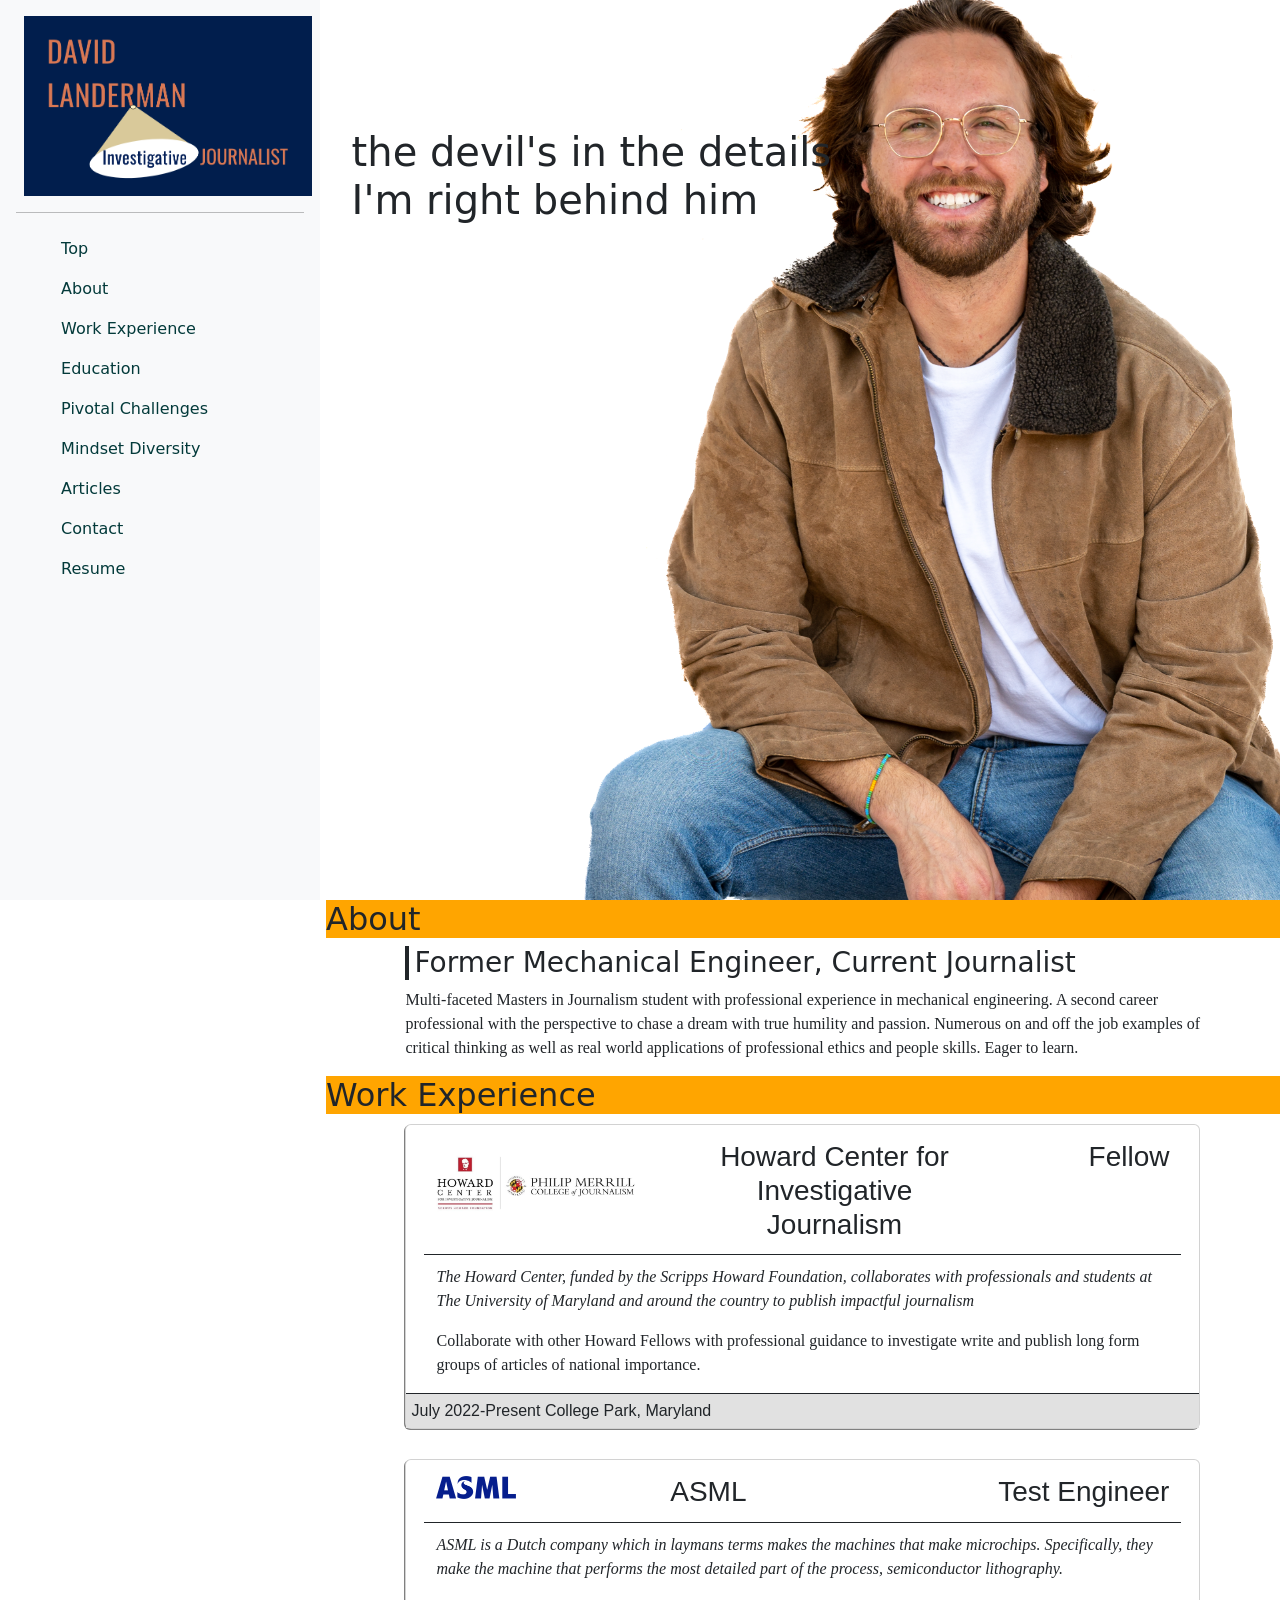
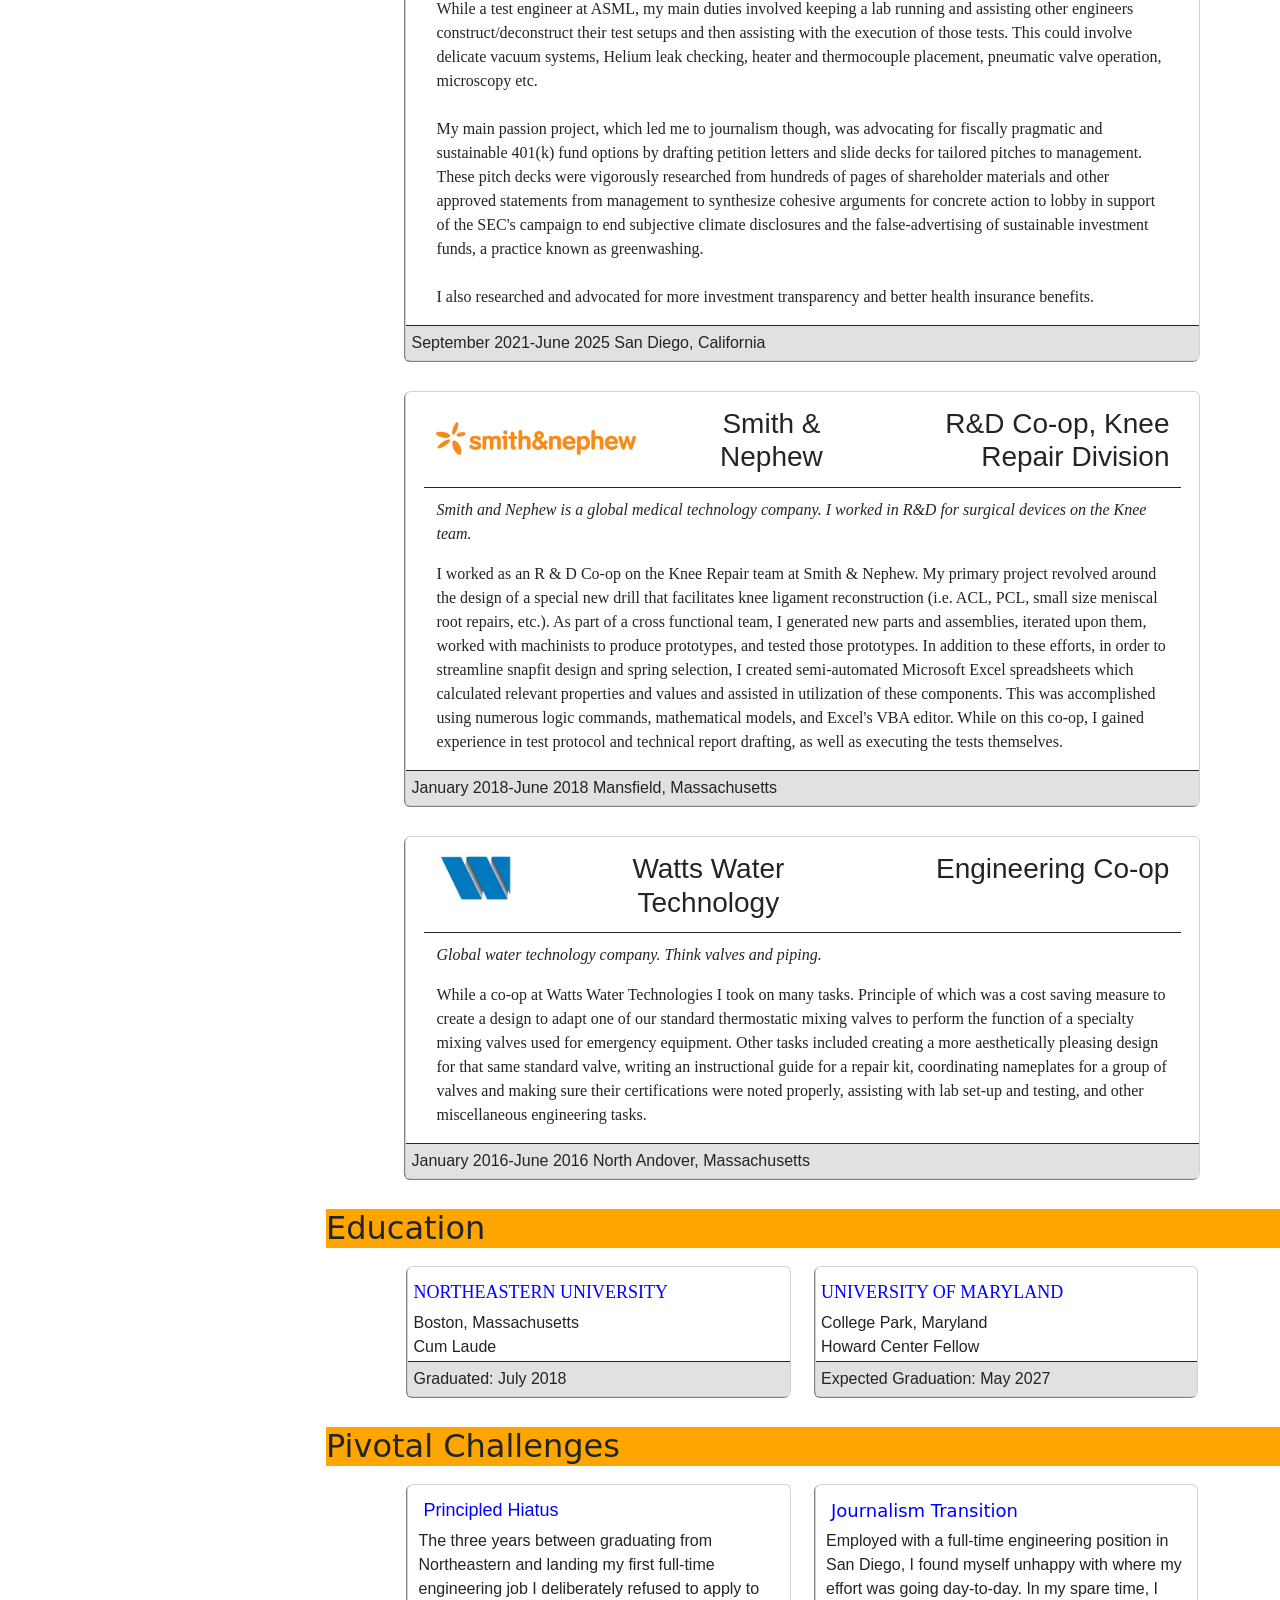
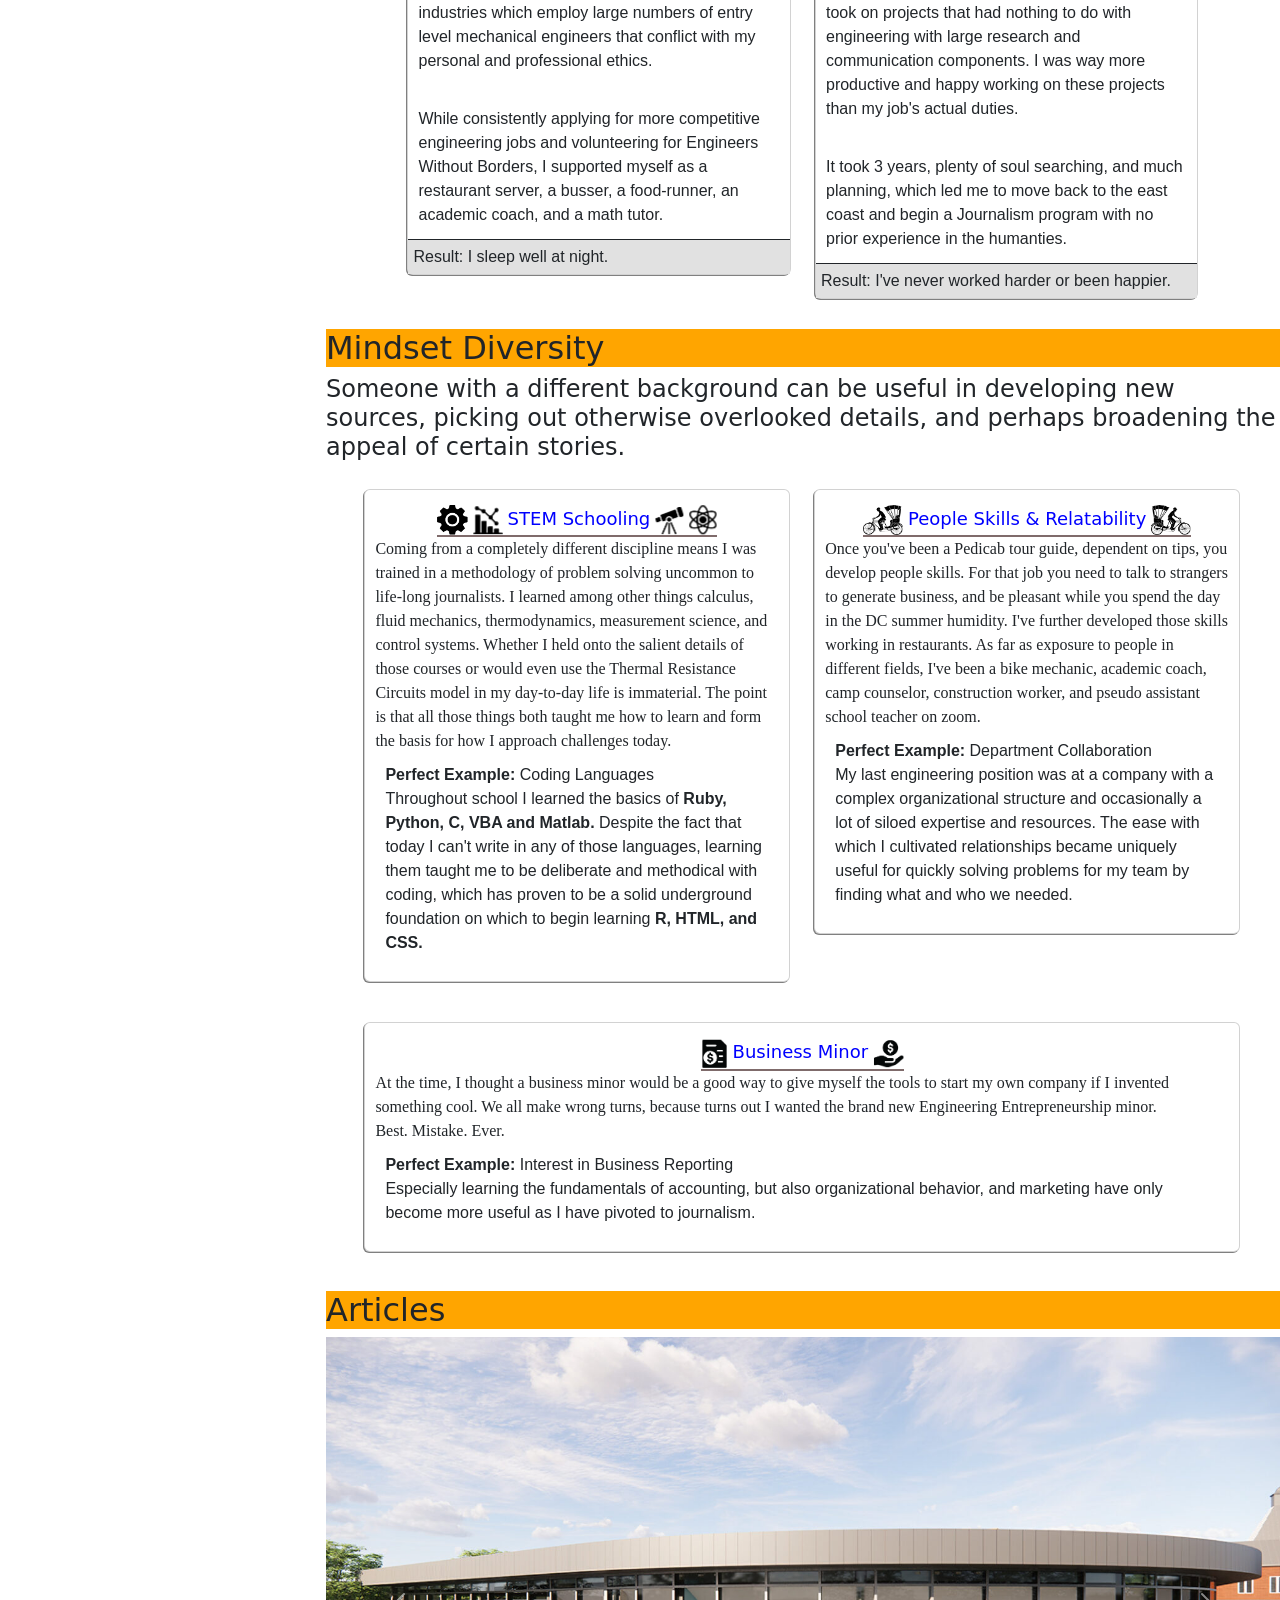
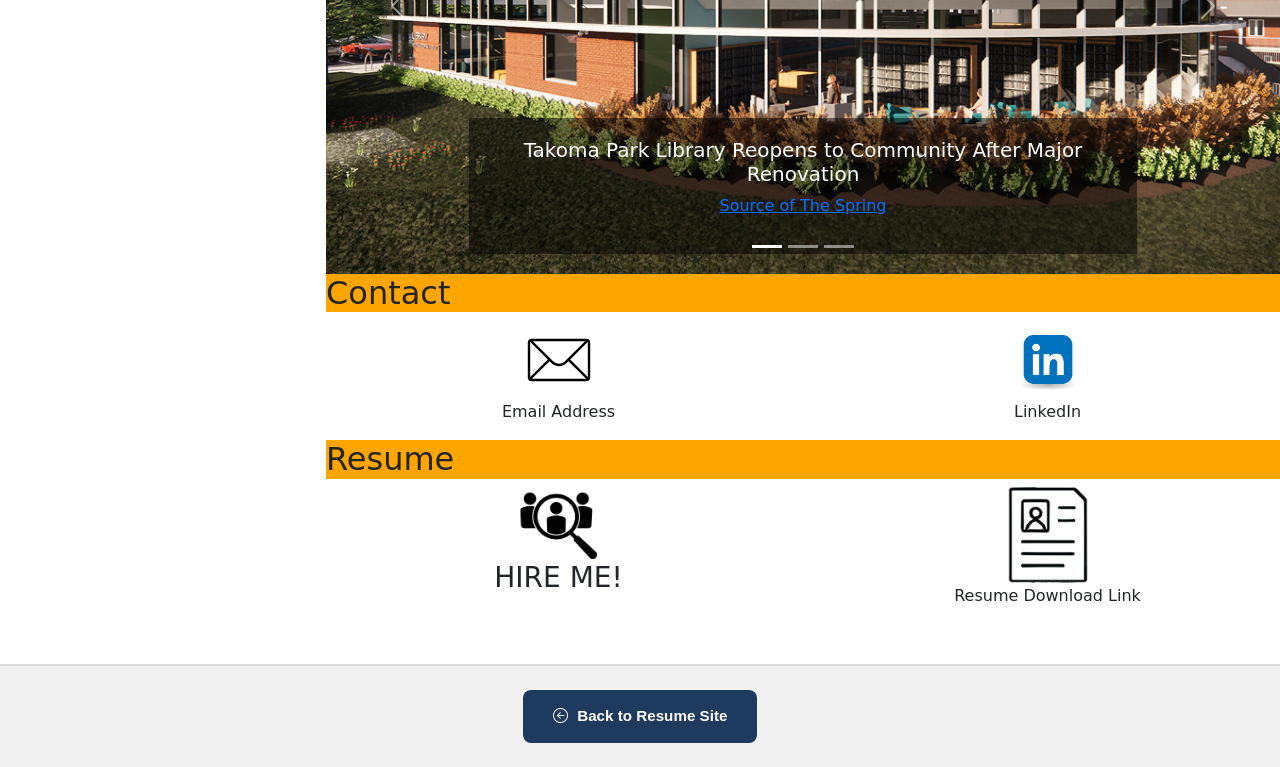
<file: original_resume/original_index.html>
<!doctype html>
<html lang="en">
<!--David Landerman Jour352 Resume Project-->

<head>
    <meta charset="utf-8">
    <meta name="viewport" content="width=device-width, initial-scale=1, shrink-to-fit=no">

    <title>David Landerman-Investigative Journalist</title>

    <meta name="description" content="Merrill College of Journalism, UMD">
    <meta name="author" content="David Landerman">

    <!-- Bootstrap CSS and JavaScript -->
    <link href="https://cdn.jsdelivr.net/npm/bootstrap@5.3.3/dist/css/bootstrap.min.css" rel="stylesheet"
        integrity="sha384-QWTKZyjpPEjISv5WaRU9OFeRpok6YctnYmDr5pNlyT2bRjXh0JMhjY6hW+ALEwIH" crossorigin="anonymous">

    <script src="https://cdn.jsdelivr.net/npm/bootstrap@5.3.3/dist/js/bootstrap.bundle.min.js"
        integrity="sha384-YvpcrYf0tY3lHB60NNkmXc5s9fDVZLESaAA55NDzOxhy9GkcIdslK1eN7N6jIeHz"
        crossorigin="anonymous"></script>


    <link rel="stylesheet" href="https://cdn.jsdelivr.net/npm/bootstrap-icons@1.11.1/font/bootstrap-icons.css">
    <link rel="stylesheet" type="text/css" href="original_style.css">


</head>


<body>

    <div class="container_one">
        <div class="row">
            <div class="col-md-3">
                <div class="nav d-flex flex-column flex-shrink-0 p-3 text-bg-light d-none d-lg-block d-xl-block col-md-3"
                    style="height: 100vh; position:fixed;"> <a
                        class="d-flex align-items-center mb-3 mb-md-0 me-md-auto nav_bar_text text-decoration-none">
                        <svg class="bi pe-none me-2" width="40" height="32" aria-hidden="true">
                            <use xlink:href="#bootstrap"></use>
                        </svg> <img src="landerman_logo.png" class="logo_top_corner col-md-12"> </a>
                    <!--TO FIX margins on logo-->
                    <!--TO FIX little vector icons next to nav points-->
                    <hr>
                    <ul class="nav nav-pills flex-column mb-auto">
                        <li class="nav-item"> <a href="#" class="nav-link nav_bar_text" aria-current="page"> <svg
                                    class="bi pe-none me-2" width="16" height="16" aria-hidden="true">
                                    <use xlink:href="#home"></use>
                                </svg>
                                Top
                            </a> </li>
                        <li> <a href="#About_point" class="nav-link nav_bar_text"> <svg class="bi pe-none me-2"
                                    width="16" height="16" aria-hidden="true">
                                    <use xlink:href="#speedometer2"></use>
                                </svg>
                                About
                            </a> </li>
                        <li> <a href="#experience_point" class="nav-link nav_bar_text"> <svg class="bi pe-none me-2"
                                    width="16" height="16" aria-hidden="true">
                                    <use xlink:href="#table"></use>
                                </svg>
                                Work Experience
                            </a> </li>
                        <li> <a href="#education_point" class="nav-link nav_bar_text"> <svg class="bi pe-none me-2"
                                    width="16" height="16" aria-hidden="true">
                                    <use xlink:href="#grid"></use>
                                </svg>
                                Education
                            </a> </li>
                        <li> <a href="#pivotal_challenges_point" class="nav-link nav_bar_text"> <svg
                                    class="bi pe-none me-2" width="16" height="16" aria-hidden="true">
                                    <use xlink:href="#people-circle"></use>
                                </svg>
                                Pivotal Challenges
                            </a> </li>
                        <li> <a href="#mindset_diversity_point" class="nav-link nav_bar_text"> <svg
                                    class="bi pe-none me-2" width="16" height="16" aria-hidden="true">
                                    <use xlink:href="#people-circle"></use>
                                </svg>
                                Mindset Diversity
                            </a> </li>
                        <li> <a href="#articles_point" class="nav-link nav_bar_text"> <svg class="bi pe-none me-2"
                                    width="16" height="16" aria-hidden="true">
                                    <use xlink:href="#people-circle"></use>
                                </svg>
                                Articles
                            </a> </li>
                        <li> <a href="#contact_point" class="nav-link nav_bar_text"> <svg class="bi pe-none me-2"
                                    width="16" height="16" aria-hidden="true">
                                    <use xlink:href="#people-circle"></use>
                                </svg>
                                Contact
                            </a> </li>
                        <li> <a href="#resume_point" class="nav-link nav_bar_text"> <svg class="bi pe-none me-2"
                                    width="16" height="16" aria-hidden="true">
                                    <use xlink:href="#people-circle"></use>
                                </svg>
                                Resume
                            </a> </li>
                    </ul>
                </div>
            </div>
            <div class="col-md-9" id="mainsection">
                <div id="maincontainer">
                    <div class="navbar_container d-lg-none d-xl-none" style="position:fixed; z-index:5;">
                        <nav class="navbar navbar-expand-lg navbar-dark bg-dark fullbox"
                            aria-label="Fifth navbar example">
                            <!--TO FIX how to get the navbar to close after clicking on one of the navigation points-->
                            <div class="container-fluid"> <a class="navbar-brand" href="#">David Landerman-Investigative
                                    Journalist</a> <button class="navbar-toggler collapsed" type="button"
                                    data-bs-toggle="collapse" data-bs-target="#navbarsExample05"
                                    aria-controls="navbarsExample05" aria-expanded="false"
                                    aria-label="Toggle navigation"> <span class="navbar-toggler-icon"></span> </button>
                                <div class="navbar-collapse collapse" id="navbarsExample05" style="">
                                    <ul class="navbar-nav me-auto mb-2 mb-lg-0">
                                        <li class="nav-item"> <a class="nav-link active" aria-current="page"
                                                href="#">Top</a>
                                        </li>
                                        <li class="nav-item"> <a class="nav-link active" aria-current="page"
                                                href="#About_point">About</a>
                                        </li>
                                        <li class="nav-item"> <a class="nav-link active" aria-current="page"
                                                href="#work_experience_point">Work Experience</a>
                                        </li>
                                        <li class="nav-item"> <a class="nav-link active" aria-current="page"
                                                href="#education_point">Education</a>
                                        </li>
                                        <li class="nav-item"> <a class="nav-link active" aria-current="page"
                                                href="#pivotal_challenges_point">Pivotal Challenges</a>
                                        </li>
                                        <li class="nav-item"> <a class="nav-link active" aria-current="page"
                                                href="#mindset_diversity_point">Mindset Diversity</a>
                                        </li>
                                        <li class="nav-item"> <a class="nav-link active" aria-current="page"
                                                href="#articles_point">Articles</a>
                                        </li>
                                        <li class="nav-item"> <a class="nav-link active" aria-current="page"
                                                href="#contact_point">Contact</a>
                                        </li>
                                        <li class="nav-item"> <a class="nav-link active" aria-current="page"
                                                href="#resume_point">Resume</a>
                                        </li>
                                    </ul>
                                    <form role="search"> <input class="form-control" type="search" placeholder="Search"
                                            aria-label="Search"> </form>
                                </div>
                            </div>
                        </nav>
                    </div>
                    <div class="titlecontainer">
                        <div class="titlepanel">
                            <img class="mainimage" src="headshot.png"
                                alt="rogueishly handsome man with an air of mystery">
                            <div id="titletext">
                                <h1 class="title_text">the devil's in the details<br>I'm right behind him</h1>

                            </div>
                        </div>
                    </div>
                    <div class="divider"></div>
                    <div class="section1" id="About_point">
                        <!--TO FIX 3: section headings either go too far to the right (and have to be cut off with an overflow hidden) or not far enough to the left (gap between edge and sidebar) perhaps related to bootstrap column divider width or maybe due to sidebar custom width-->
                        <!--TO FIX 4: % not working in a lot of places but vw and vh do, this is weird-->
                        <div class="section_heading">
                            <h2 class="section_headline">About</h2>
                        </div>
                        <div class="section_body_container col-md-10 offset-md-1">
                            <h3 class="section_body_headline">
                                Former Mechanical Engineer, Current Journalist
                            </h3>
                            <p class="section_body font_1">
                                Multi-faceted Masters in Journalism student with professional experience in mechanical
                                engineering. A second career professional with the perspective to chase a dream with
                                true humility and passion. Numerous on and off the job examples of critical thinking as
                                well as real world applications of professional ethics and people skills. Eager to
                                learn.
                            </p>
                        </div>
                    </div>
                    <div class="section" id="experience_point">
                        <div class="section_heading">
                            <h2 class="section_headline">Work Experience</h2>
                        </div>
                        <div class="section_body_container col-md-10 offset-md-1">
                            <div class="card">
                                <div class="card_heading_container">
                                    <div class="row card_heading">
                                        <div class="col-md-4">
                                            <div class="corporate_logo">
                                                <img src="howardcenter.jpeg" class="logo_image2">
                                            </div>
                                        </div>
                                        <div class="col-md-5">
                                            <h3 class="corporation_name font_2">Howard Center for Investigative
                                                Journalism</h3>
                                        </div>
                                        <div class="col-md-3">
                                            <h3 class="job_title font_2">Fellow</h3>
                                        </div>
                                    </div>
                                </div>
                                <p class="company_description font_1">The Howard Center, funded by the Scripps Howard
                                    Foundation, collaborates with professionals and students at The University of
                                    Maryland and around the country to publish impactful journalism</p>
                                <p class="card_body font_1">
                                    Collaborate with other Howard Fellows with professional guidance to investigate
                                    write and publish long form groups of articles of national importance.
                                </p>
                                <p class="employment_dates font_2">
                                    July 2022-Present College Park, Maryland
                                </p>
                            </div>
                            <div class="card">
                                <div class="card_heading_container">
                                    <div class="row card_heading">
                                        <div class="col-md-2">
                                            <div class="corporate_logo">
                                                <img src="ASML_logo.png" class="logo_image">
                                            </div>
                                        </div>
                                        <div class="col-md-5">
                                            <h3 class="corporation_name font_2">ASML</h3>
                                        </div>
                                        <div class="col-md-5">
                                            <h3 class="job_title font_2">Test Engineer</h3>
                                        </div>
                                    </div>
                                </div>
                                <p class="company_description font_1">ASML is a Dutch company which in laymans terms
                                    makes the machines that make microchips. Specifically, they make the machine that
                                    performs the most detailed part of the process, semiconductor lithography.</p>
                                <p class="card_body font_1">
                                    While a test engineer at ASML, my main duties involved keeping a lab running and
                                    assisting other engineers construct/deconstruct their test setups and then assisting
                                    with the execution of those tests. This could involve delicate vacuum systems,
                                    Helium leak checking, heater and thermocouple placement, pneumatic valve operation,
                                    microscopy etc.<br><br>
                                    My main passion project, which led me to journalism though, was advocating for
                                    fiscally pragmatic and sustainable 401(k) fund options by drafting petition letters
                                    and slide decks for tailored pitches to management. These pitch decks were
                                    vigorously researched from hundreds of pages of shareholder materials and other
                                    approved statements from management to synthesize cohesive arguments for concrete
                                    action to lobby in support of the SEC's campaign to end subjective climate
                                    disclosures and the false-advertising of sustainable investment funds, a practice
                                    known as greenwashing.<br><br>
                                    I also researched and advocated for more investment transparency and better health
                                    insurance benefits.
                                </p>
                                <p class="employment_dates font_2">
                                    September 2021-June 2025 San Diego, California
                                </p>
                            </div>
                            <div class="card">
                                <div class="card_heading_container">
                                    <div class="row card_heading">
                                        <div class="col-md-4">
                                            <div class="corporate_logo">
                                                <img src="smithnephew.png" class="logo_image2">
                                            </div>
                                        </div>
                                        <div class="col-md-3">
                                            <h3 class="corporation_name font_2">Smith & Nephew</h3>
                                        </div>
                                        <div class="col-md-5">
                                            <h3 class="job_title font_2">R&D Co-op, Knee Repair Division</h3>
                                        </div>
                                    </div>
                                </div>
                                <p class="company_description font_1">Smith and Nephew is a global medical technology
                                    company. I worked in R&D for surgical devices on the Knee team.</p>
                                <p class="card_body font_1">
                                    I worked as an R & D Co-op on the Knee Repair team at Smith & Nephew. My primary
                                    project revolved around the design of a special new drill that facilitates knee
                                    ligament reconstruction (i.e. ACL, PCL, small size meniscal root repairs, etc.). As
                                    part of a cross functional team, I generated new parts and assemblies, iterated upon
                                    them, worked with machinists to produce prototypes, and tested those prototypes. In
                                    addition to these efforts, in order to streamline snapfit design and spring
                                    selection, I created semi-automated Microsoft Excel spreadsheets which calculated
                                    relevant properties and values and assisted in utilization of these components. This
                                    was accomplished using numerous logic commands, mathematical models, and Excel's VBA
                                    editor. While on this co-op, I gained experience in test protocol and technical
                                    report drafting, as well as executing the tests themselves.
                                </p>
                                <p class="employment_dates font_2">
                                    January 2018-June 2018 Mansfield, Massachusetts
                                </p>
                            </div>
                            <div class="card">
                                <div class="card_heading_container">
                                    <div class="row card_heading">
                                        <div class="col-md-2">
                                            <div class="corporate_logo">
                                                <img src="watts.jpeg" class="logo_image">
                                            </div>
                                        </div>
                                        <div class="col-md-5">
                                            <h3 class="corporation_name font_2">Watts Water Technology</h3>
                                        </div>
                                        <div class="col-md-5">
                                            <h3 class="job_title font_2">Engineering Co-op</h3>
                                        </div>
                                    </div>
                                </div>
                                <p class="company_description font_1">Global water technology company. Think valves and
                                    piping.</p>
                                <p class="card_body font_1">
                                    While a co-op at Watts Water Technologies I took on many tasks. Principle of which
                                    was a cost saving measure to create a design to adapt one of our standard
                                    thermostatic mixing valves to perform the function of a specialty mixing valves used
                                    for emergency equipment. Other tasks included creating a more aesthetically pleasing
                                    design for that same standard valve, writing an instructional guide for a repair
                                    kit, coordinating nameplates for a group of valves and making sure their
                                    certifications were noted properly, assisting with lab set-up and testing, and other
                                    miscellaneous engineering tasks.
                                </p>
                                <p class="employment_dates font_2">
                                    January 2016-June 2016 North Andover, Massachusetts
                                </p>
                            </div>
                        </div>
                    </div>
                    <div class="section" id="education_point">
                        <div class="section_heading">
                            <h2 class="section_headline">Education</h2>
                        </div>
                        <div class="row">
                            <div class="col-md-1"></div>
                            <div class="section_body_container col-md-5">
                                <div class="card double">
                                    <h4 class="school_name font_1">Northeastern University</h4>
                                    <p class="city font_2">Boston, Massachusetts</p>
                                    <p class="honors font_2">Cum Laude</p>
                                    <p class="employment_dates font_2">
                                        Graduated: July 2018
                                    </p>
                                </div>
                            </div>
                            <div class="section_body_container col-md-5">
                                <div class="card double">
                                    <h4 class="school_name font_1">University of Maryland</h4>
                                    <p class="city font_2">College Park, Maryland</p>
                                    <p class="honors font_2">Howard Center Fellow</p>
                                    <p class="employment_dates font_2">
                                        Expected Graduation: May 2027
                                    </p>
                                </div>
                            </div>
                            <div class="col-md-1"></div>
                        </div>
                    </div>
                    <div class="section" id="pivotal_challenges_point">
                        <div class="section_heading">
                            <h2 class="section_headline">Pivotal Challenges</h2>
                        </div>
                        <div class="row">
                            <div class="col-md-1"></div>
                            <div class="section_body_container col-md-5">
                                <div class="card double">
                                    <h4 class="challenge_name font_2">Principled Hiatus</h4>
                                    <p class="city challenge_description font_2">The three years between graduating from
                                        Northeastern and landing my first full-time engineering job I deliberately
                                        refused to apply to industries which employ large numbers of entry level
                                        mechanical engineers that conflict with my personal and professional ethics.</p>
                                    <br>
                                    <p class="honors challenge_result font_2">While consistently applying for more
                                        competitive engineering jobs and volunteering for Engineers Without Borders, I
                                        supported myself as a restaurant server, a busser, a food-runner, an academic
                                        coach, and a math tutor.</p>
                                    <p class="employment_dates font_2">
                                        Result: I sleep well at night.
                                    </p>
                                </div>
                            </div>
                            <div class="section_body_container col-md-5">
                                <div class="card double">
                                    <h4 class="challenge_name">Journalism Transition</h4>
                                    <p class="city challenge_description font_2">Employed with a full-time engineering
                                        position in San Diego, I found myself unhappy with where my effort was going
                                        day-to-day. In my spare time, I took on projects that had nothing to do with
                                        engineering with large research and communication components. I was way more
                                        productive and happy working on these projects than my job's actual duties.</p>
                                    <br>
                                    <p class="honors challenge_result font_2">It took 3 years, plenty of soul searching,
                                        and much planning, which led me to move back to the east coast and begin a
                                        Journalism program with no prior experience in the humanties.</p>
                                    <p class="employment_dates font_2">
                                        Result: I've never worked harder or been happier.
                                    </p>
                                </div>
                            </div>
                            <div class="col-md-1"></div>
                        </div>
                    </div>
                    <div class="section" id="mindset_diversity_point">
                        <div class="section_heading">
                            <h2 class="section_headline">Mindset Diversity</h2>
                        </div>
                        <div class="row">
                            <div class="skills_section_category">
                                <h4 class="skills_section_category_heading">Someone with a different background can be
                                    useful in developing new sources, picking out otherwise overlooked details, and
                                    perhaps broadening the appeal of certain stories.</h4>
                            </div>
                            <div class="gridline_container">
                                <div class="row row_fiddle">
                                    <!--TO FIX 1: columns dont stack when window goes small-->
                                    <!--TO FIX 2: bottom border should expand to end of divs-->
                                    <div class="col s12 m12 l4">
                                        <div class="card double">
                                            <div class="image_row">
                                                <img src="gear.svg" class="image_icon_row">
                                                <img src="math.svg" class="image_icon_row">
                                                <p class="mindset_title challenge_name">STEM Schooling</p>
                                                <img src="astronomy.svg" class="image_icon_row">
                                                <img src="nuclear.svg" class="image_icon_row">
                                            </div>
                                            <p class="mindset_description city font_1">Coming from a completely
                                                different discipline means I was trained in a methodology of problem
                                                solving uncommon to life-long journalists. I learned among other things
                                                calculus, fluid mechanics, thermodynamics, measurement science, and
                                                control systems. Whether I held onto the salient details of those
                                                courses or would even use the Thermal Resistance Circuits model in my
                                                day-to-day life is immaterial. The point is that all those things both
                                                taught me how to learn and form the basis for how I approach challenges
                                                today.</p>

                                            <p class="mindset_example font_2"><span class="bold_text">Perfect
                                                    Example:</span> Coding Languages<br>Throughout school I learned the
                                                basics of <span class="bold_text">Ruby, Python, C, VBA and
                                                    Matlab.</span> Despite the fact that today I can't write in any of
                                                those languages, learning them taught me to be deliberate and methodical
                                                with coding, which has proven to be a solid underground foundation on
                                                which to begin learning <span class="bold_text">R, HTML, and CSS.</span>
                                            </p>
                                        </div>
                                    </div>
                                    <div class="col s12 m12 l4">
                                        <div class="card double">
                                            <div class="image_row">
                                                <img src="pedicab_left.svg" class="image_icon_row">
                                                <p class="mindset_title challenge_name">People Skills & Relatability</p>
                                                <img src="pedicab_left.svg" class="image_icon_row flip_it">
                                            </div>
                                            <p class="mindset_description city font_1">Once you've been a Pedicab tour
                                                guide, dependent on tips, you develop people skills. For that job you
                                                need to talk to strangers to generate business, and be pleasant while
                                                you spend the day in the DC summer humidity. I've further developed
                                                those skills working in restaurants. As far as exposure to people in
                                                different fields, I've been a bike mechanic, academic coach, camp
                                                counselor, construction worker, and pseudo assistant school teacher on
                                                zoom.</p>

                                            <p class="mindset_example font_2"><span class="bold_text">Perfect
                                                    Example:</span> Department Collaboration<br>My last engineering
                                                position was at a company with a complex organizational structure and
                                                occasionally a lot of siloed expertise and resources. The ease with
                                                which I cultivated relationships became uniquely useful for quickly
                                                solving problems for my team by finding what and who we needed.</p>
                                        </div>
                                    </div>
                                </div>
                                <div class="row row_fiddle">
                                    <div class="col s12 m12 l4">
                                        <div class="card double">
                                            <div class="image_row">
                                                <img src="financial_report.svg" class="image_icon_row">
                                                <p class="mindset_title challenge_name">Business Minor</p>
                                                <img src="transaction.svg" class="image_icon_row ">
                                            </div>
                                            <p class="mindset_description city font_1">At the time, I thought a business
                                                minor would be a good way to give myself the tools to start my own
                                                company if I invented something cool. We all make wrong turns, because
                                                turns out I wanted the brand new Engineering Entrepreneurship
                                                minor.<br>Best. Mistake. Ever.</p>

                                            <p class="mindset_example font_2"><span class="bold_text">Perfect
                                                    Example:</span> Interest in Business Reporting<br>
                                                Especially learning the fundamentals of accounting, but also
                                                organizational behavior, and marketing have only become more useful as I
                                                have pivoted to journalism.</p>
                                        </div>
                                    </div>
                                </div>
                            </div>
                        </div>


                        <div class="section" id="articles_point">
                            <!---->
                            <div class="section_heading">
                                <h2 class="section_headline">Articles</h2>
                            </div>
                            <div class="carousel_container">
                                <div id="carouselExampleCaptions" class="carousel slide">
                                    <div class="carousel-indicators">
                                        <button type="button" data-bs-target="#carouselExampleCaptions"
                                            data-bs-slide-to="0" class="active" aria-current="true"
                                            aria-label="Slide 1"></button>
                                        <button type="button" data-bs-target="#carouselExampleCaptions"
                                            data-bs-slide-to="1" aria-label="Slide 2"></button>
                                        <button type="button" data-bs-target="#carouselExampleCaptions"
                                            data-bs-slide-to="2" aria-label="Slide 3"></button>
                                    </div>
                                    <div class="carousel-inner">
                                        <div class="carousel-item active">
                                            <img src="library.jpg" class="d-block w-100 " alt="library">
                                            <div class="carousel-caption d-none d-md-block article_caption">
                                                <h5>Takoma Park Library Reopens to Community After Major Renovation</h5>
                                                <p><a
                                                        href="https://www.sourceofthespring.com/takoma-park-news/2879549/takoma-park-library-reopens-to-community-after-major-renovation/">
                                                        Source of The Spring</a></p>
                                            </div>
                                        </div>
                                        <div class="carousel-item">
                                            <img src="No_Kings.jpg" class="d-block w-100"
                                                alt="crowd shot of no kings rally">
                                            <div class="carousel-caption d-none d-md-block article_caption">
                                                <h5>Image Credit: DC’s No Kings rally brings out peaceful protesters
                                                </h5>
                                                <p><a
                                                        href="https://cnsmaryland.org/2025/10/20/dcs-no-kings-rally-brings-out-peaceful-protesters/">
                                                        Capital News Service</a></p>
                                            </div>
                                        </div>
                                    </div>
                                    <button class="carousel-control-prev" type="button"
                                        data-bs-target="#carouselExampleCaptions" data-bs-slide="prev">
                                        <span class="carousel-control-prev-icon" aria-hidden="true"></span>
                                        <span class="visually-hidden">Previous</span>
                                    </button>
                                    <button class="carousel-control-next" type="button"
                                        data-bs-target="#carouselExampleCaptions" data-bs-slide="next">
                                        <span class="carousel-control-next-icon" aria-hidden="true"></span>
                                        <span class="visually-hidden">Next</span>
                                    </button>
                                </div>
                            </div>
                        </div>
                        <div class="section" id="contact_point">
                            <div class="section_heading">
                                <h2 class="section_headline">Contact</h2>
                            </div>
                            <div class="contact_row_container">
                                <div class="row">
                                    <div class="col-md-6">
                                        <div class="contact_container">
                                            <center><a href="mailto:dlanderm@umd.edu"><img src="email.svg"
                                                        class="logo_image centered_image"></a>
                                                <p class="contact_caption">Email Address</p>
                                            </center>
                                        </div>
                                    </div>
                                    <div class="col-md-6">
                                        <div class="contact_container">
                                            <!--TO FIX doesnt look centered, probably because my margins/columns are all messed up-->
                                            <center><a href="https://www.linkedin.com/in/david-landerman/"><img
                                                        src="linkedin.jpeg" class="logo_image centered_image"></a>
                                                <p class="contact_caption">LinkedIn</p>
                                            </center>
                                        </div>
                                    </div>
                                </div>
                            </div>
                        </div>
                        <div class="section" id="resume_point">
                            <div class="section_heading">
                                <h2 class="section_headline">Resume</h2>
                            </div>
                            <div class="contact_row_container">
                                <div class="row">
                                    <div class="col-md-6">
                                        <div class="contact_container">
                                            <center><a href="mailto:dlanderm@umd.edu"><img src="hireme.svg"
                                                        class="logo_image centered_image"></a>
                                                <h3 class="contact_caption">HIRE ME!</h3>
                                            </center>
                                        </div>
                                    </div>
                                    <div class="col-md-6">
                                        <div class="contact_container">
                                            <!--TO FIX bottom align two images-->
                                            <center><a href="../landerman_resume.pdf" download><img src="resume_vector.svg"
                                                        class="logo_image centered_image"></a>
                                                <p class="contact_caption">Resume Download Link</p>
                                            </center>
                                        </div>
                                    </div>
                                </div>
                            </div>
                        </div>
                    </div>
                </div>
            </div>
        </div>

    <!--AI GENERATED SECTION FOR NAVIGATION IN PORTFOLIO WEBSITE. NOT A PART OF THE ORIGINAL SUBMITTED ASSIGNMENT-->
    <footer style="margin-top: 40px; background-color: rgba(240, 240, 240, 0.9); border-top: 2px solid rgba(0, 0, 0, 0.1); padding: 1.5rem 0; text-align: center;">
        <a href="../index.html" style="display: inline-flex; align-items: center; gap: 0.6rem; padding: 0.85rem 1.75rem; background-color: #1e3a5f; color: #ffffff; text-decoration: none; font-family: sans-serif; font-size: 0.95rem; font-weight: 600; border: 2px solid transparent; border-radius: 8px; transition: background-color 0.3s ease, border-color 0.3s ease, transform 0.2s ease;"
           onmouseover="this.style.backgroundColor='#c17a28';this.style.borderColor='#c17a28';this.style.transform='translateY(-2px)';"
           onmouseout="this.style.backgroundColor='#1e3a5f';this.style.borderColor='transparent';this.style.transform='translateY(0)';">
            <i class="bi bi-arrow-left-circle"></i>
            <span>Back to Resume Site</span>
        </a>
    </footer>
    <!--END AI SECTION-->

</body>
</file>
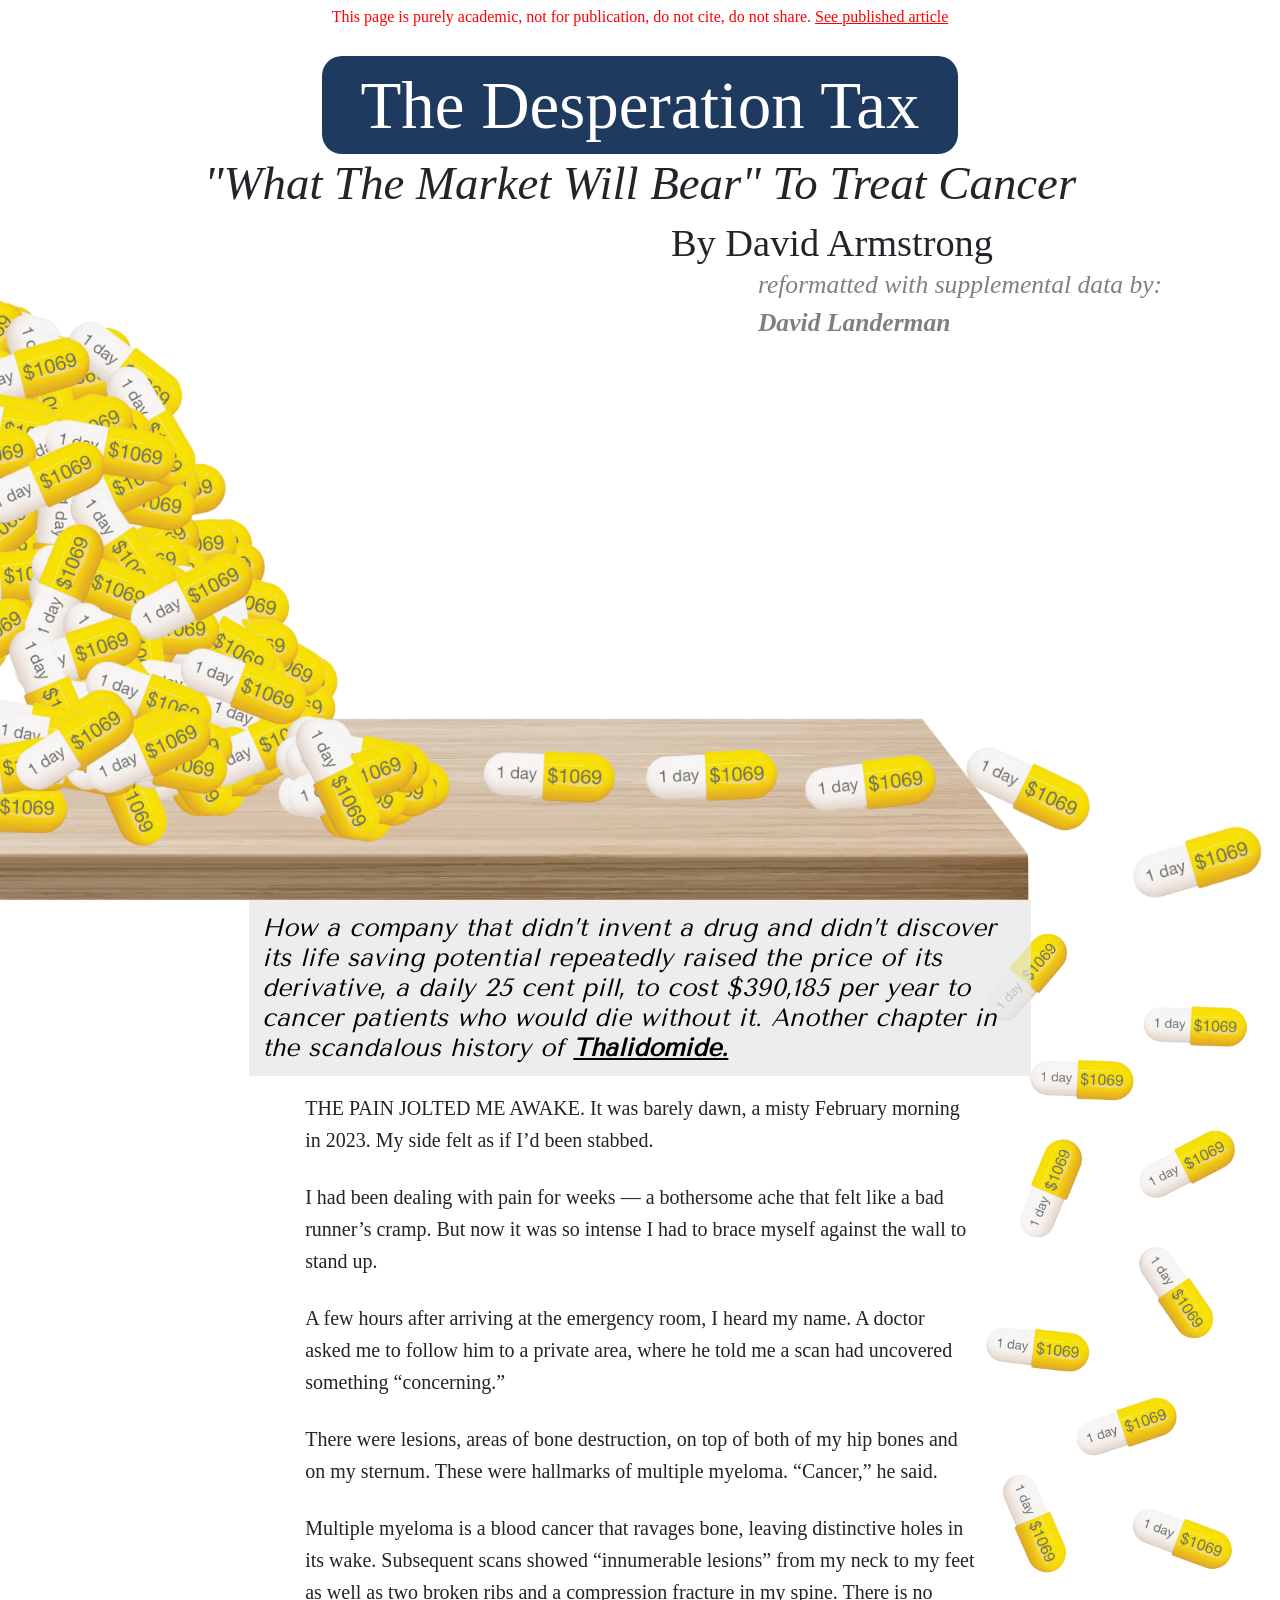
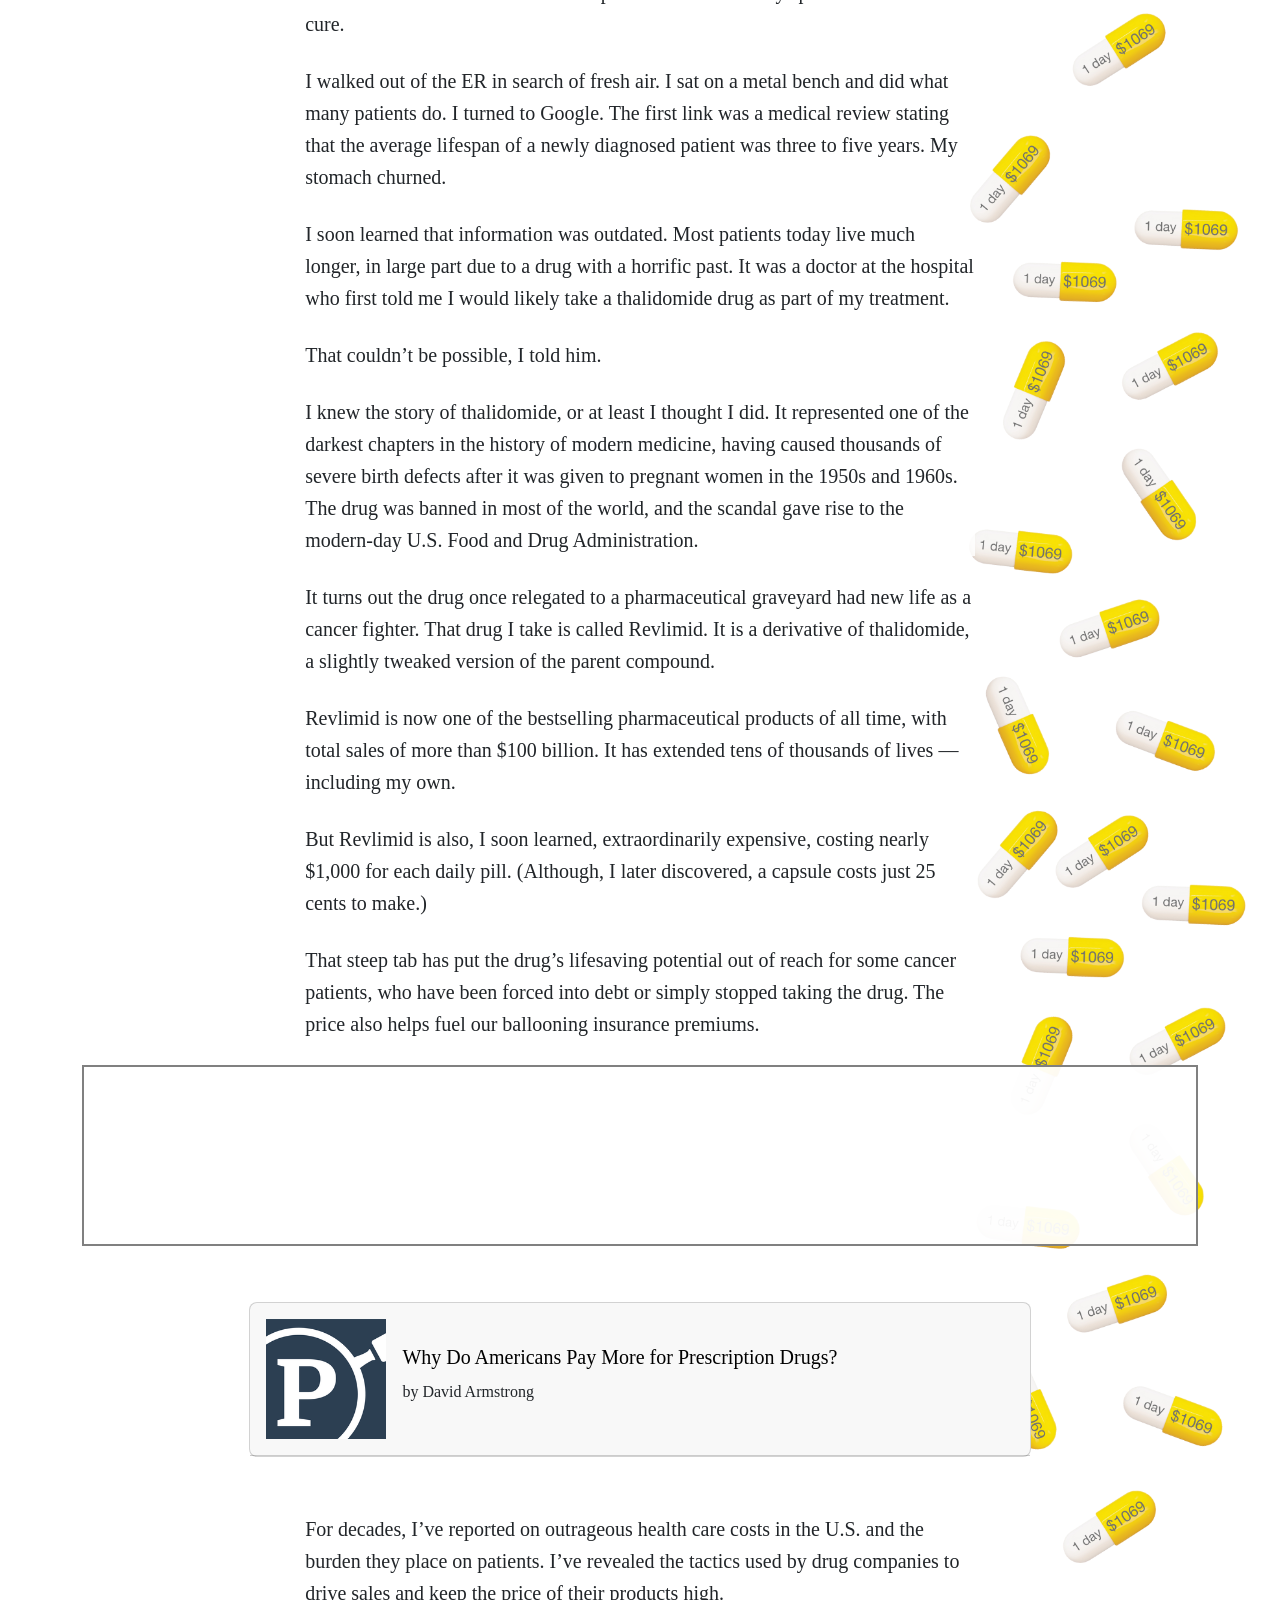
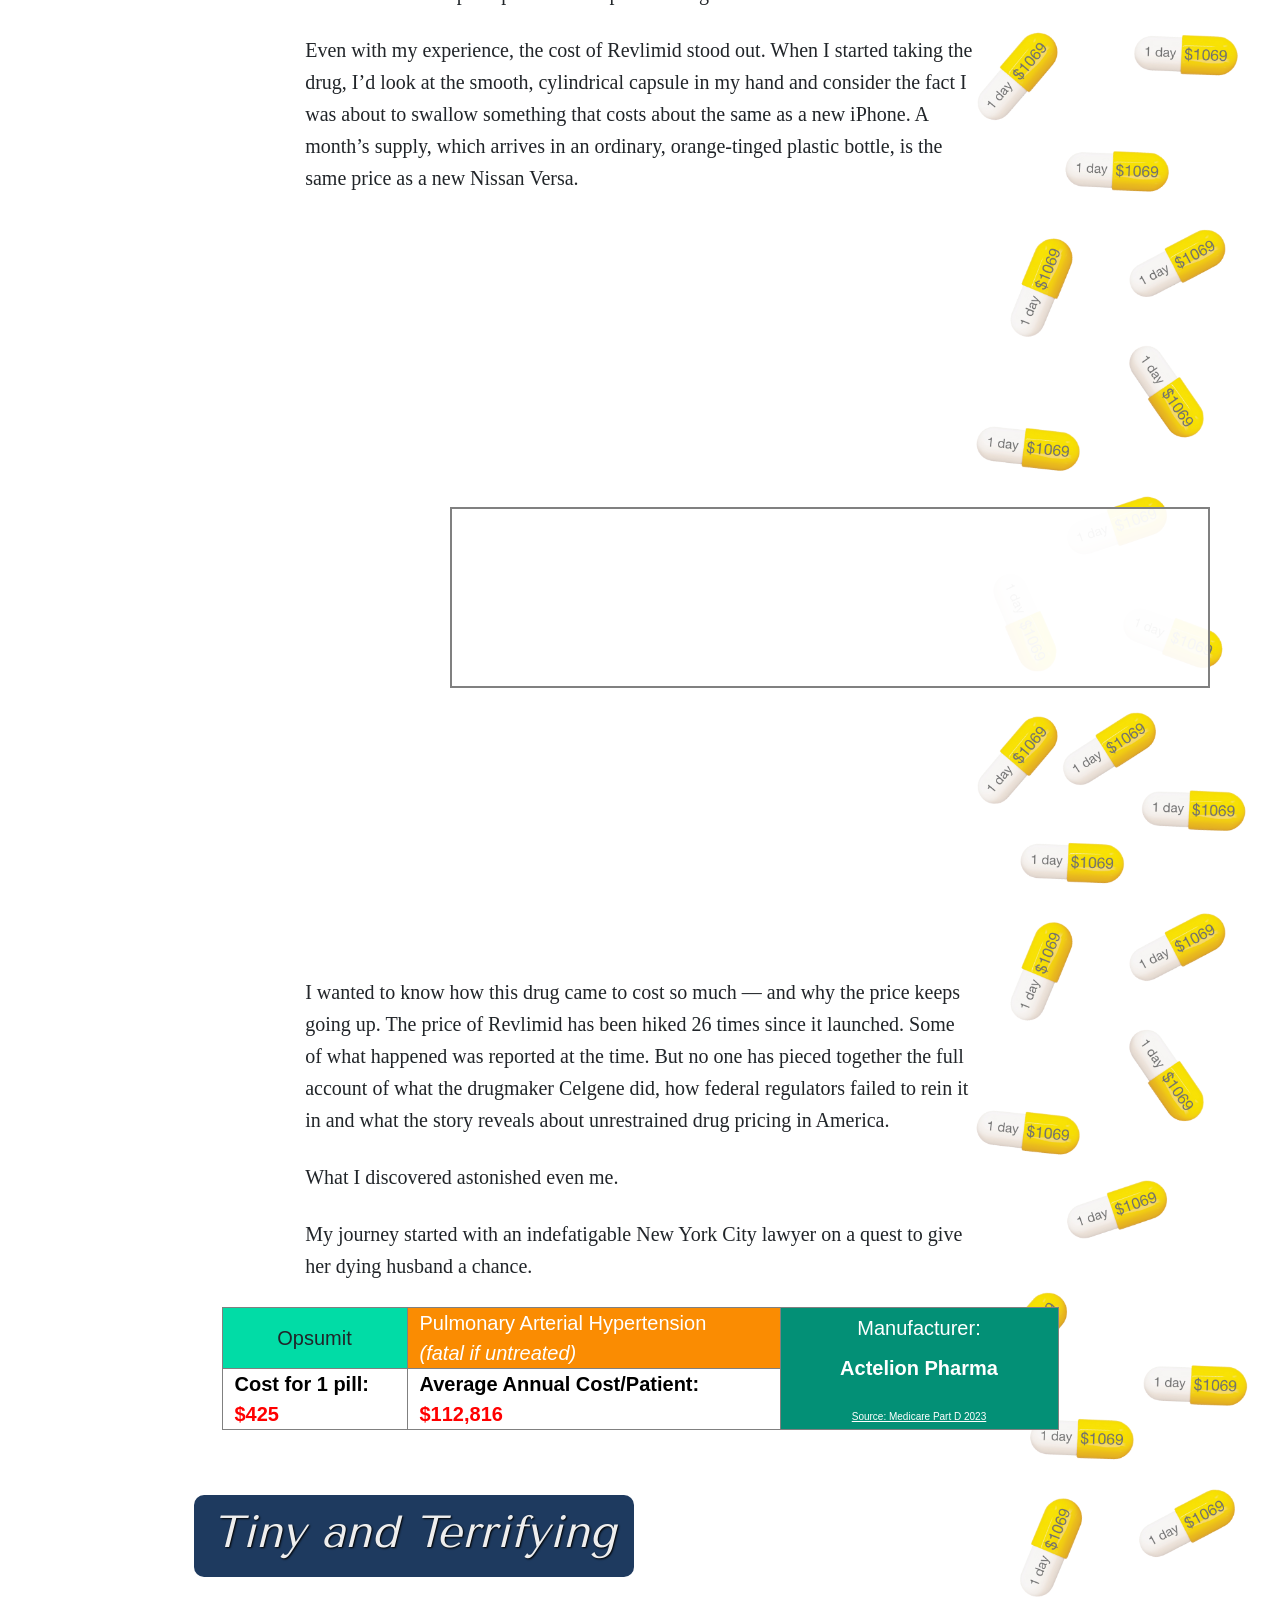
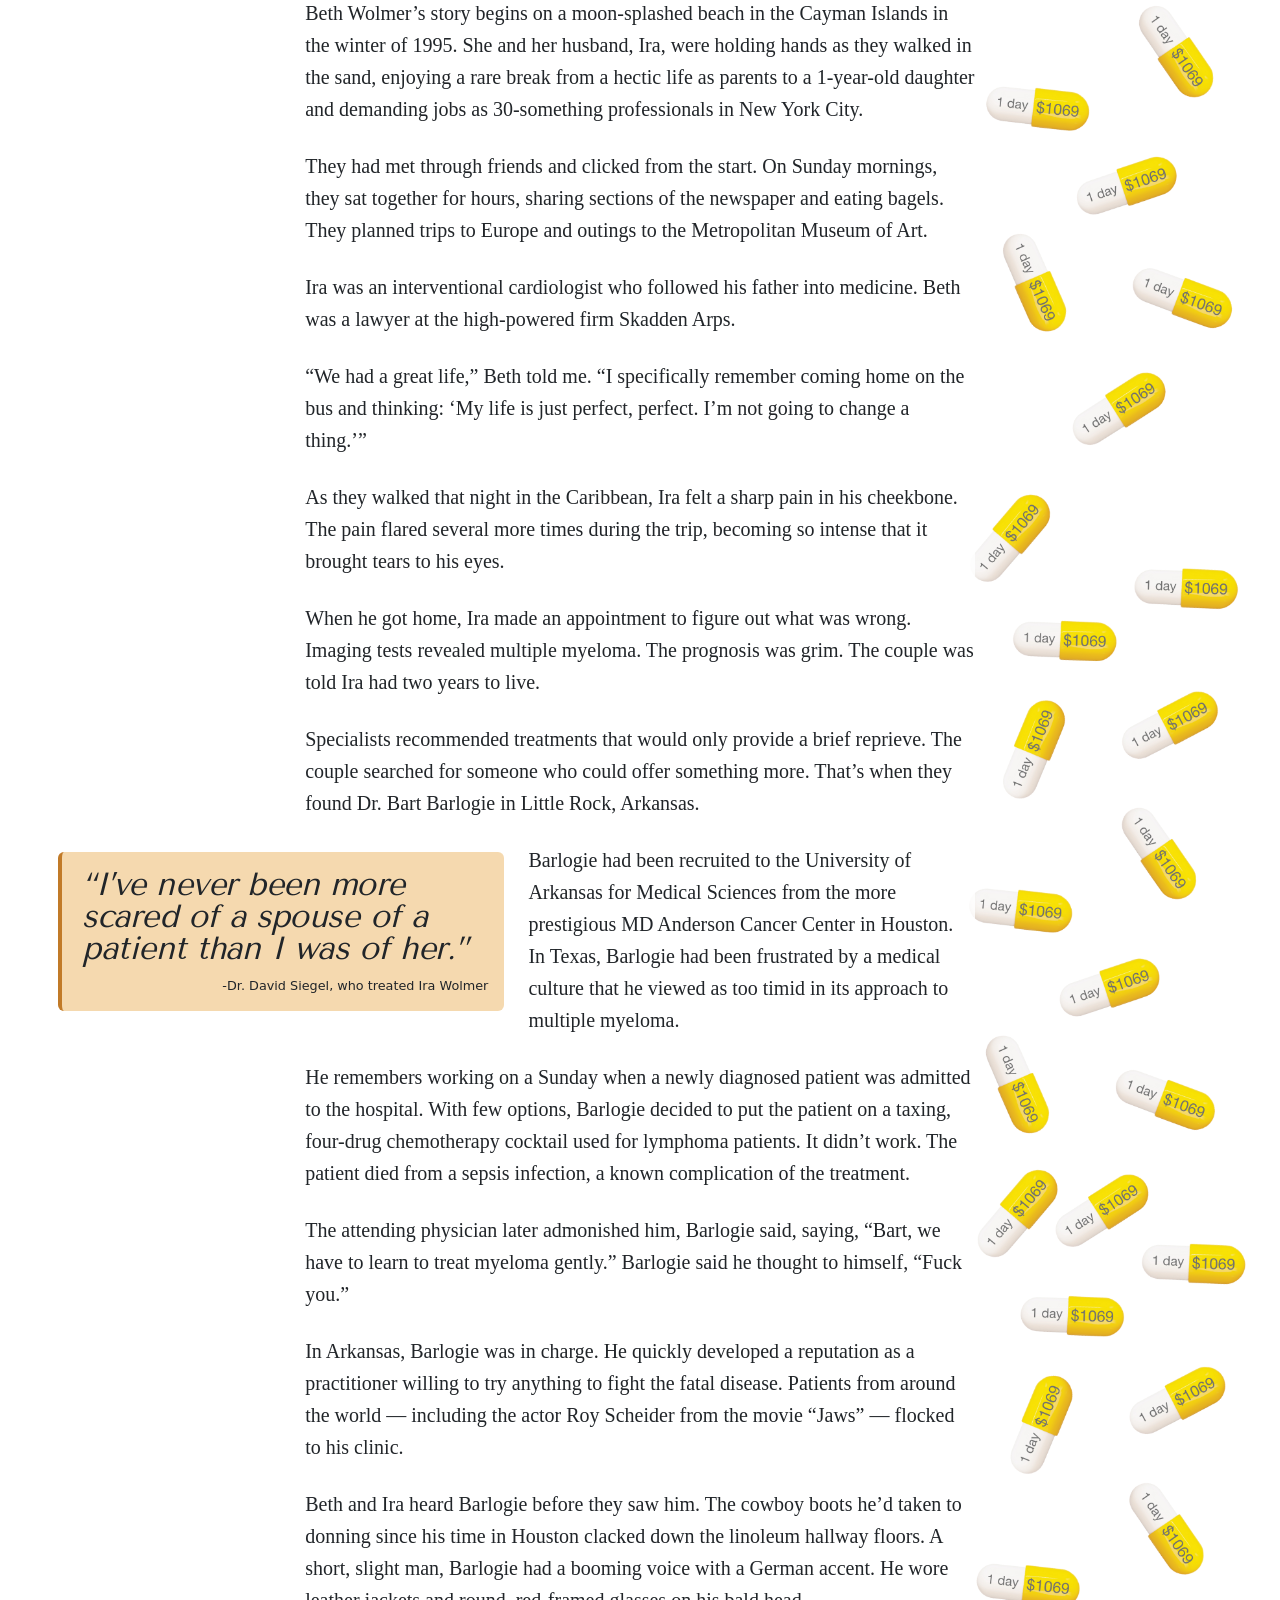
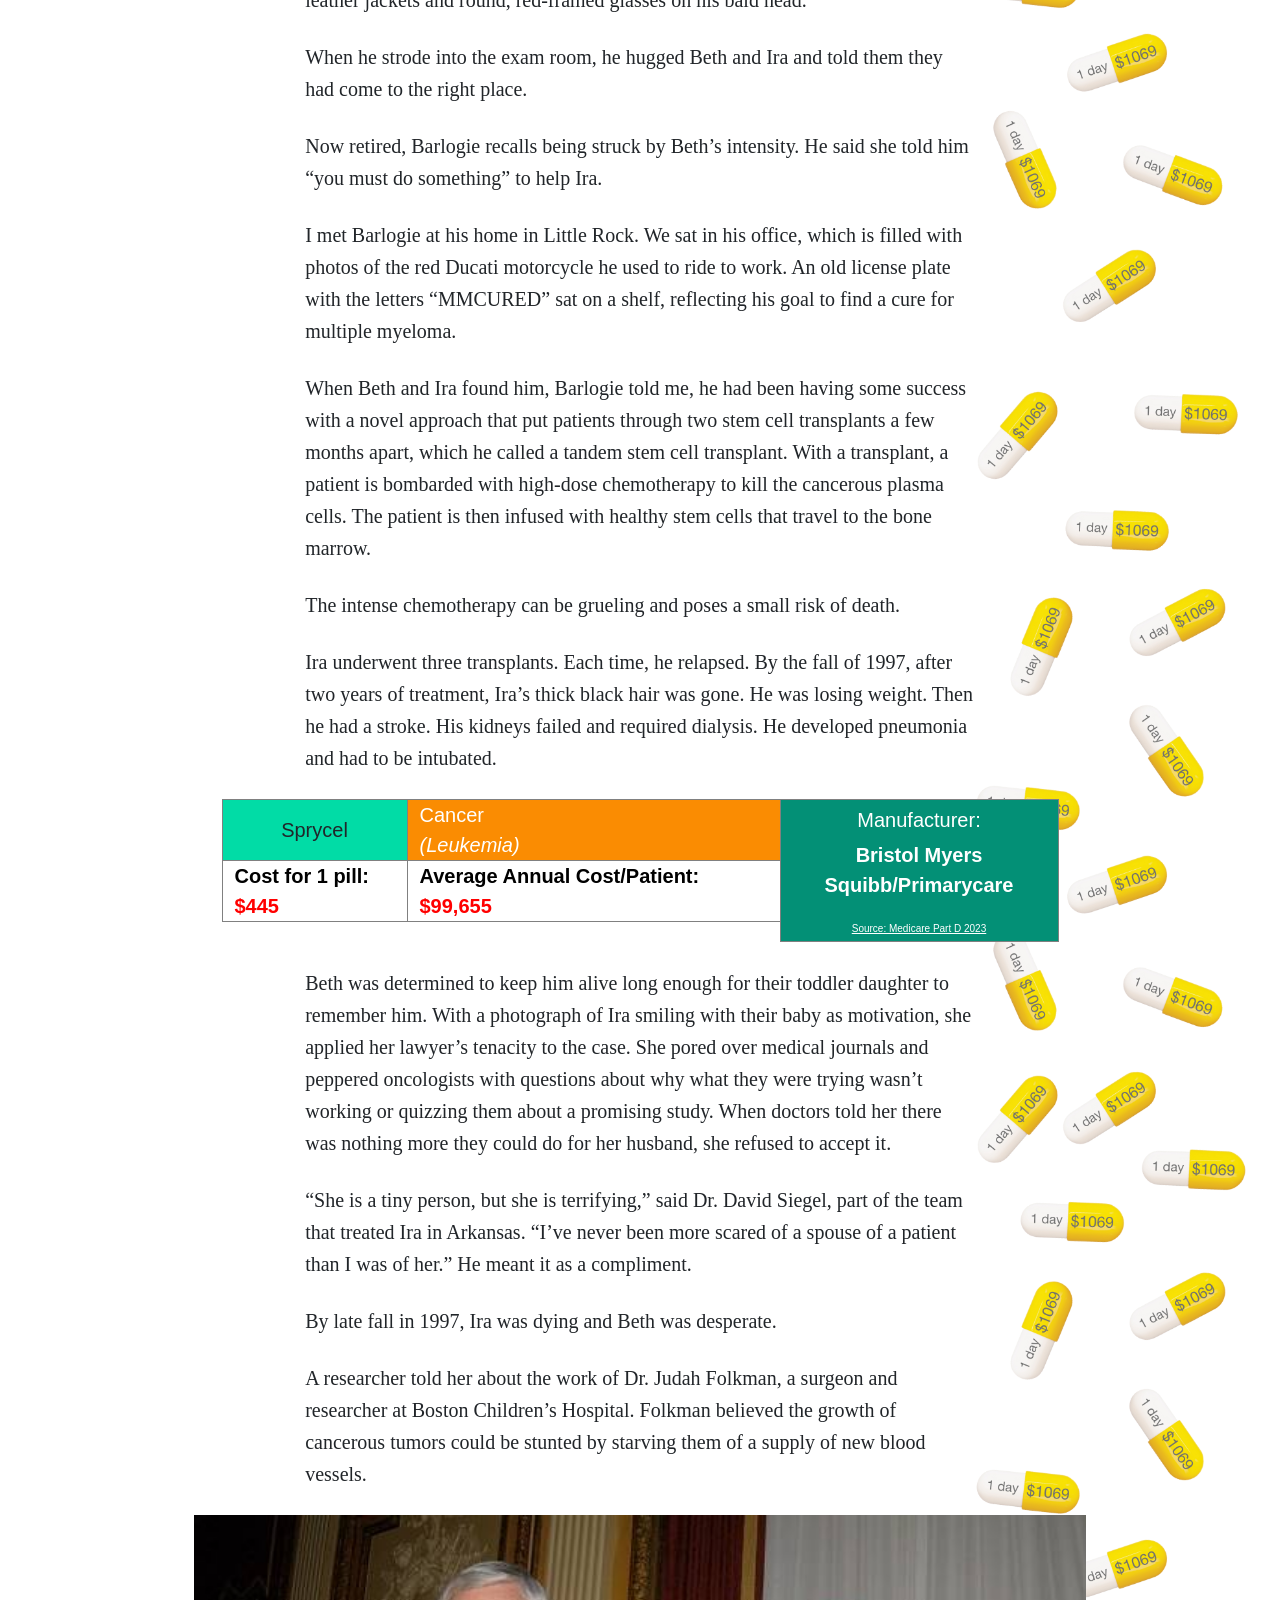
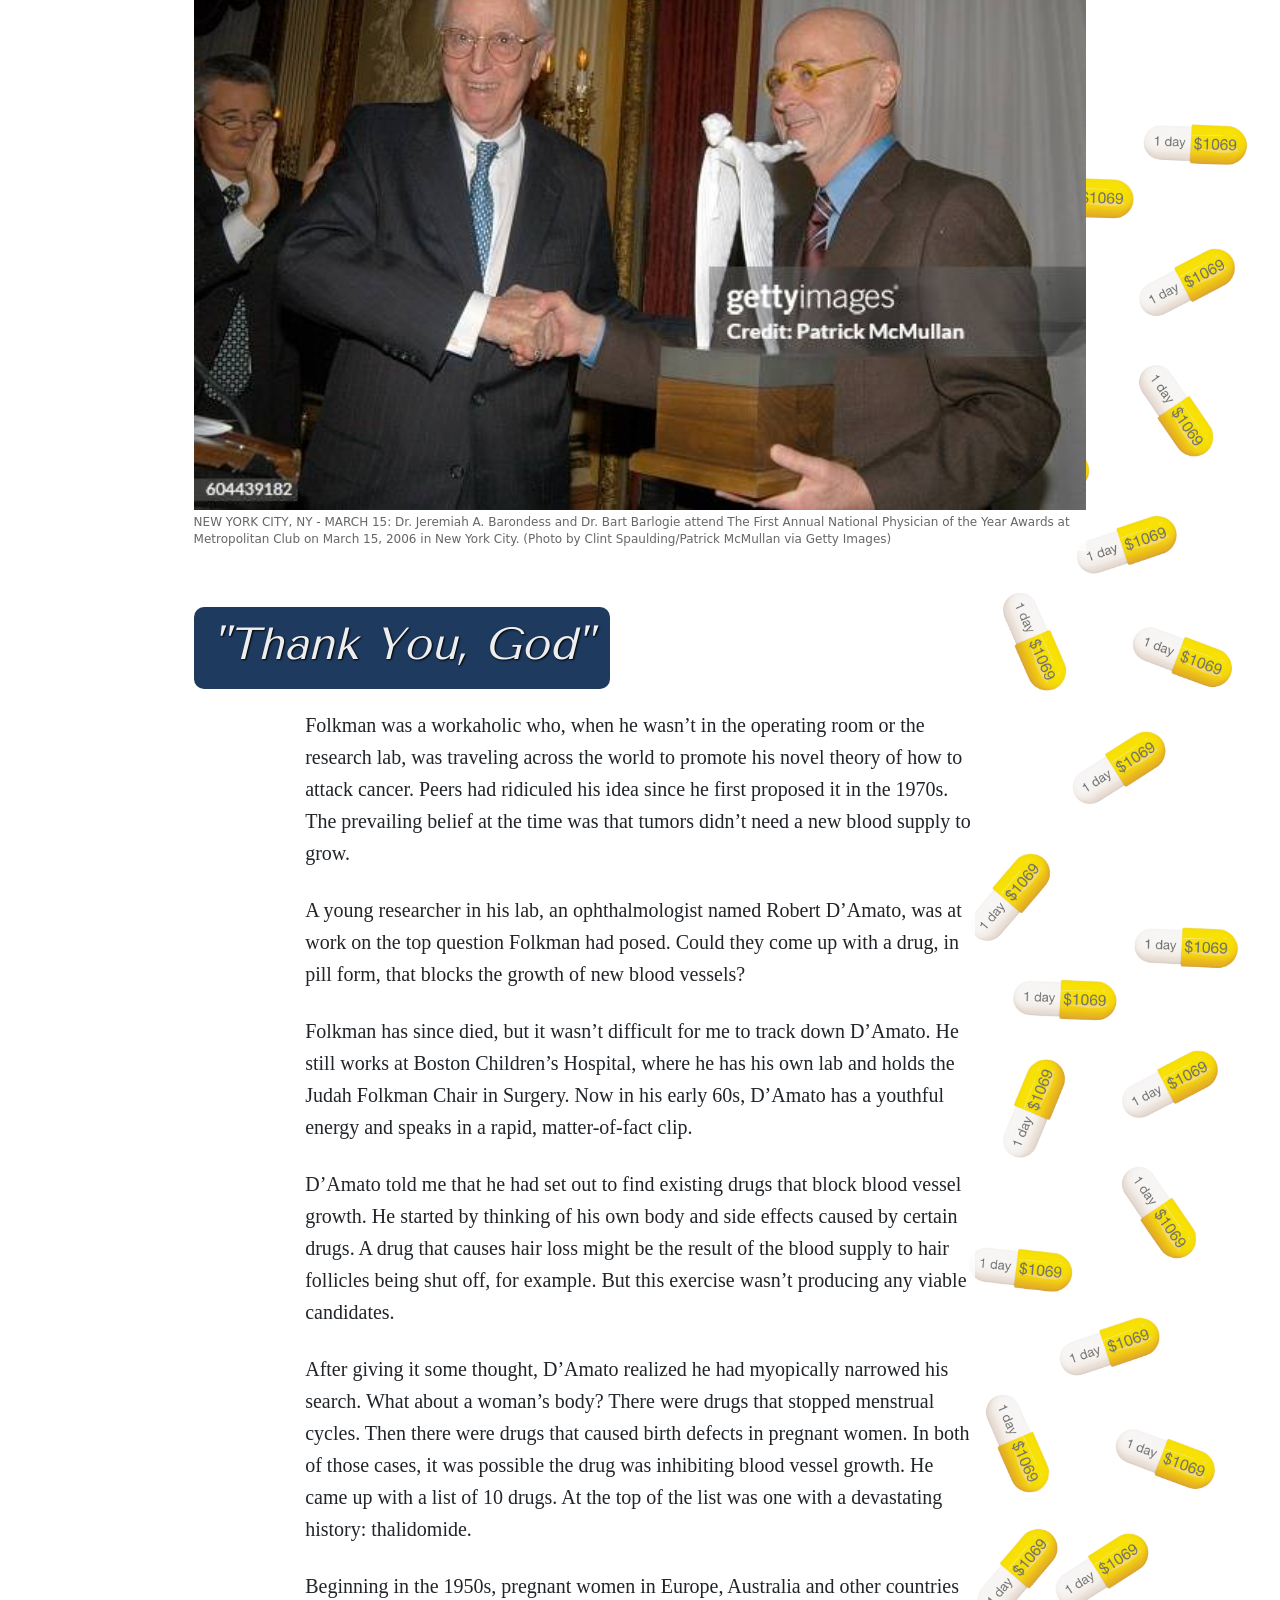
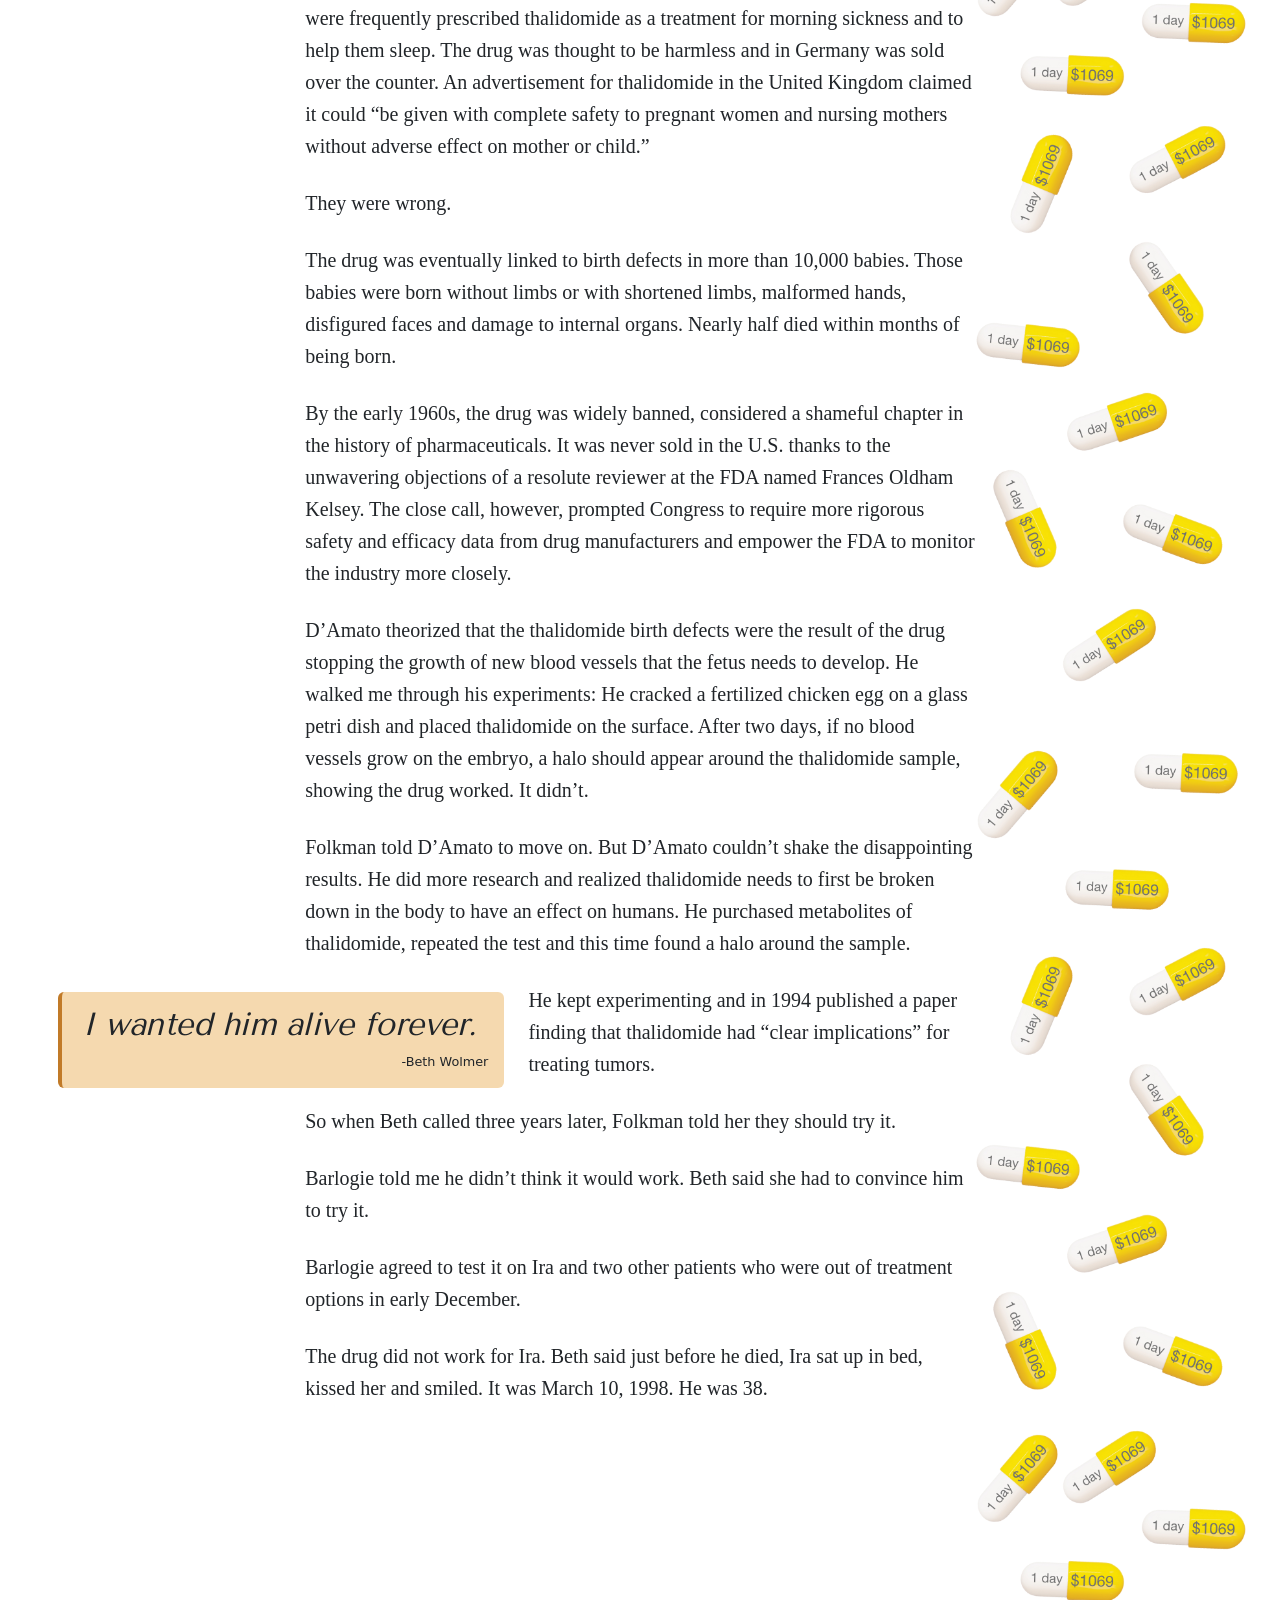
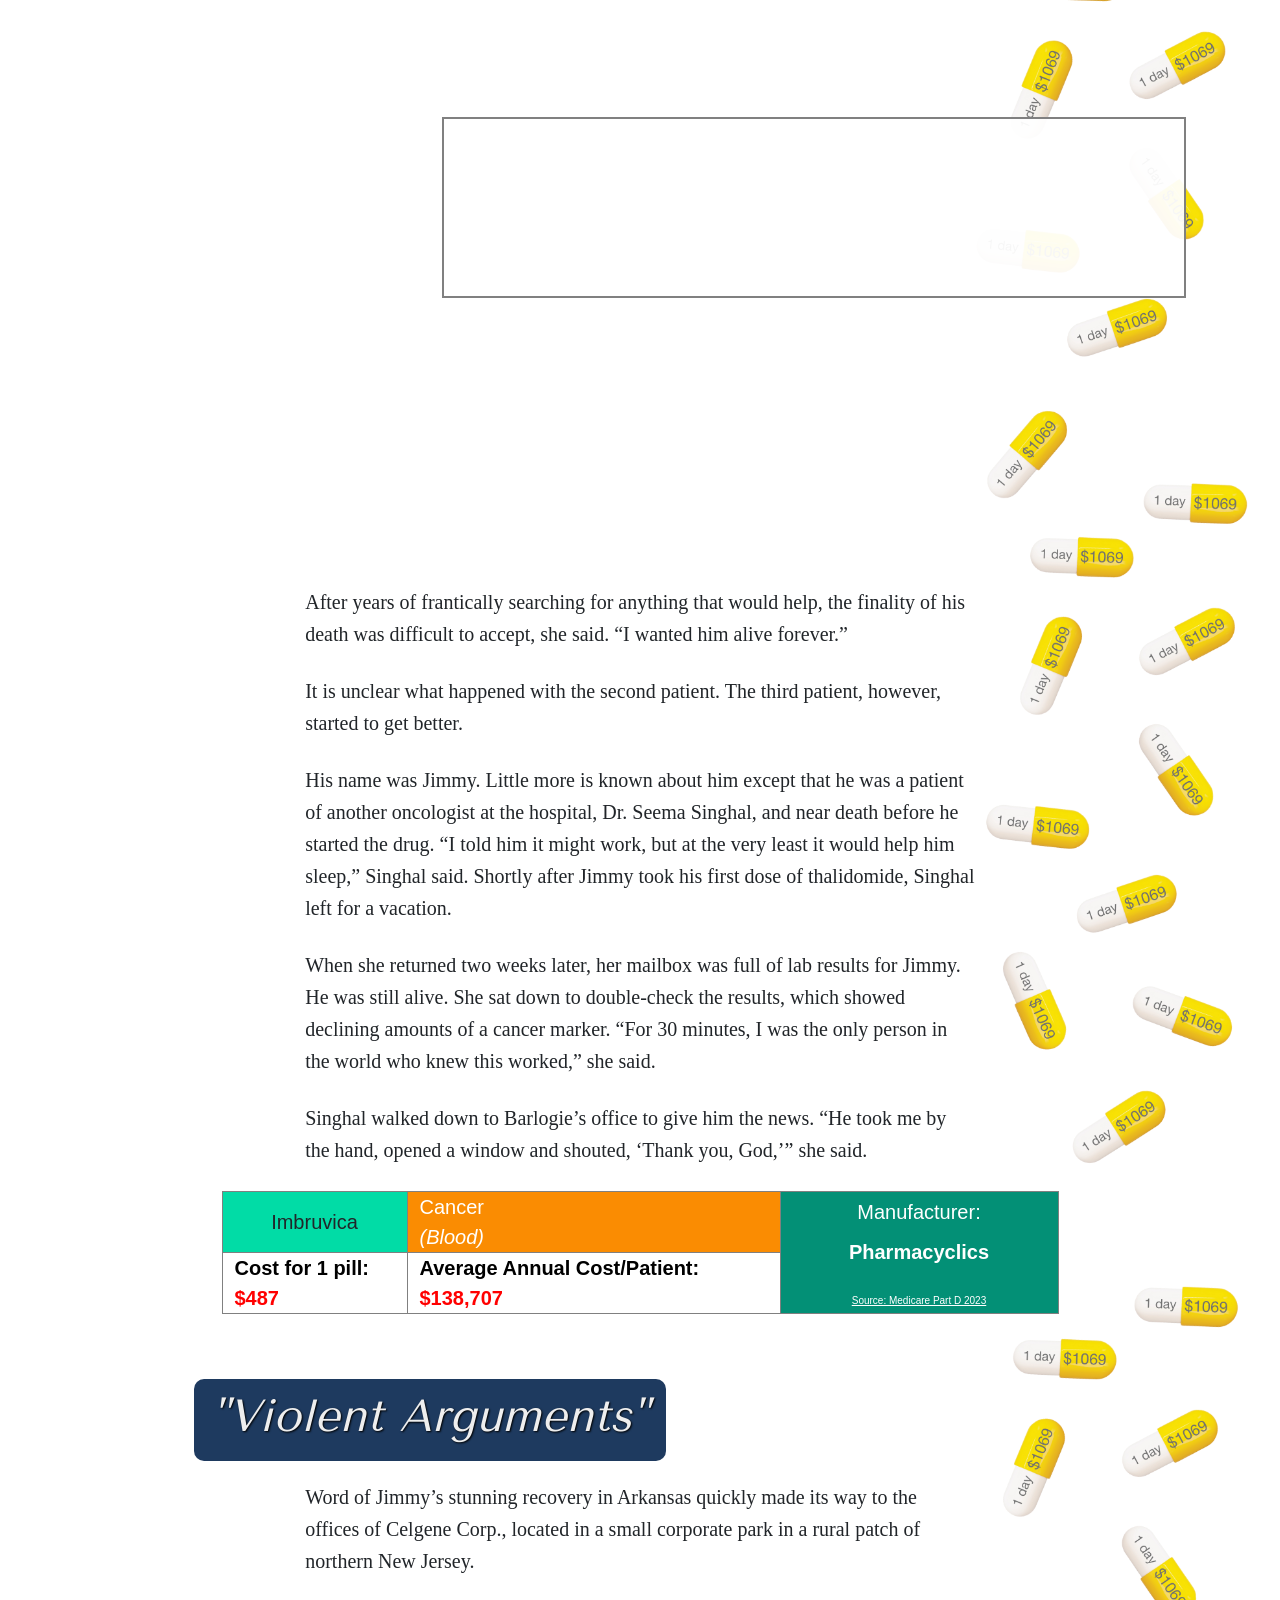
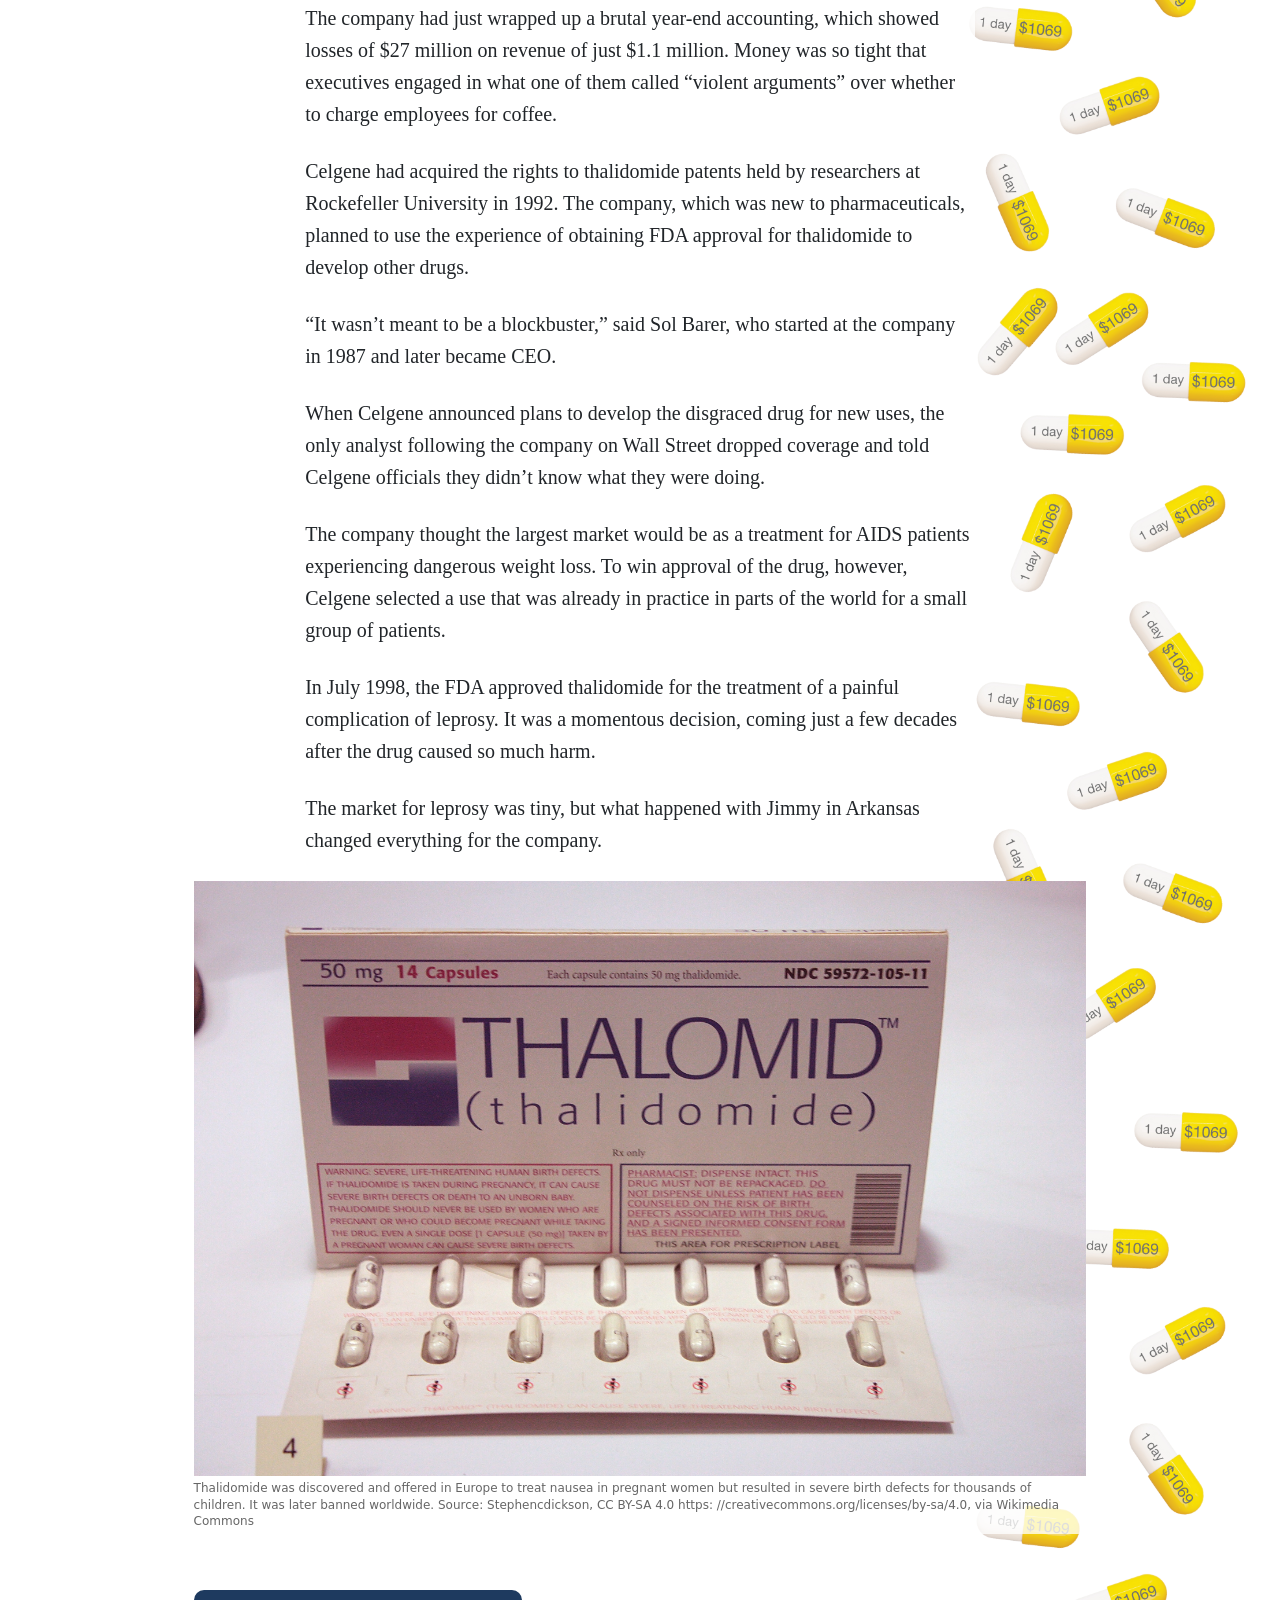
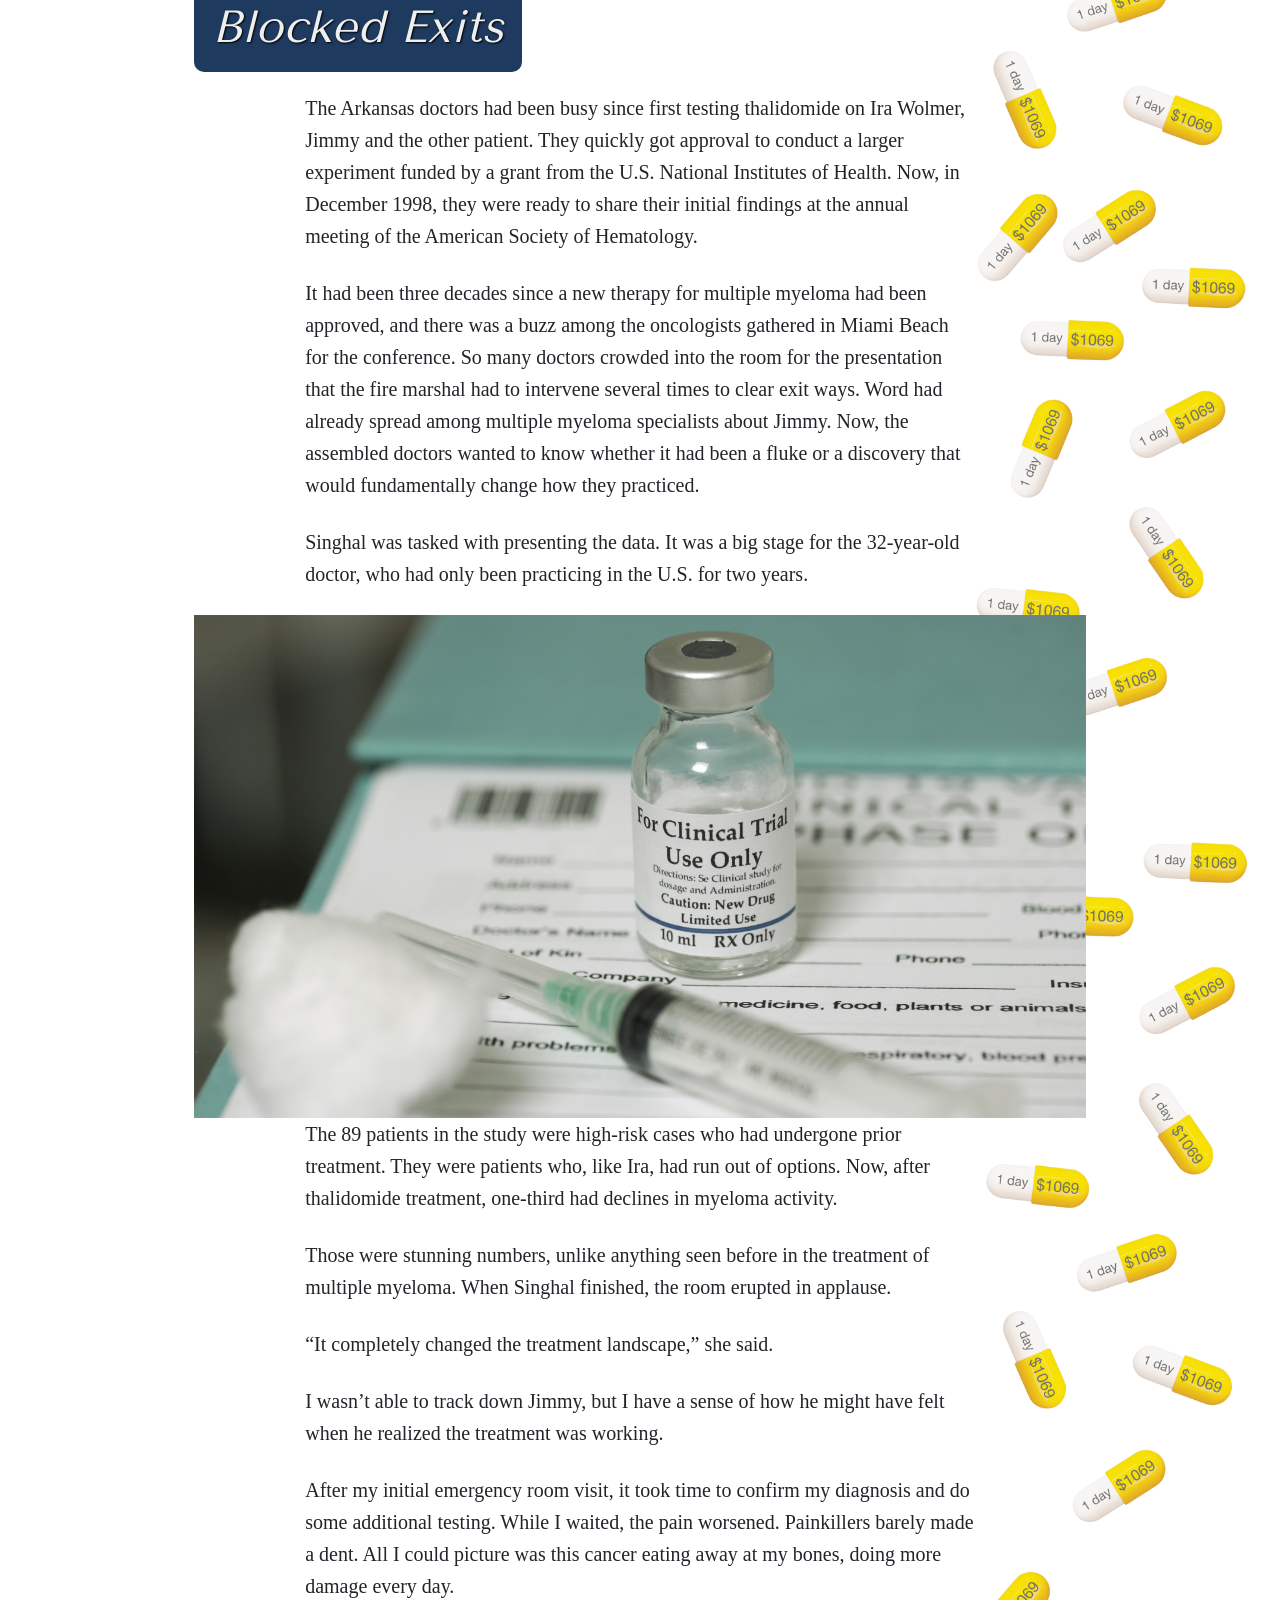
<file: revlimid/indexClaudeRevA.html>
<!doctype html>

<html lang="en">

<head>
    <meta charset="utf-8">
    <meta name="viewport" content="width=device-width, initial-scale=1, shrink-to-fit=no">
    <meta property="og:image" content="https://dlanderm-dal.github.io/resume-portfolio-site/revlimid/image_host/topper-image.png" />


    <title>JOUR652 Final</title>
    <meta name="description" content="The Desperation Tax">
 
    <meta name="author" content="David Landerman">

    <!-- Bootstrap CSS and JavaScript -->
    <link href="https://cdn.jsdelivr.net/npm/bootstrap@5.3.3/dist/css/bootstrap.min.css" rel="stylesheet"
        integrity="sha384-QWTKZyjpPEjISv5WaRU9OFeRpok6YctnYmDr5pNlyT2bRjXh0JMhjY6hW+ALEwIH" crossorigin="anonymous">

    <script src="https://cdn.jsdelivr.net/npm/bootstrap@5.3.3/dist/js/bootstrap.bundle.min.js"
        integrity="sha384-YvpcrYf0tY3lHB60NNkmXc5s9fDVZLESaAA55NDzOxhy9GkcIdslK1eN7N6jIeHz"
        crossorigin="anonymous"></script>


    <link rel="stylesheet" href="https://cdn.jsdelivr.net/npm/bootstrap-icons@1.11.1/font/bootstrap-icons.css">

    <!--my stylesheet-->
    <link rel="stylesheet" type="text/css" href="styleClaudeRevB.css">

    <!--CHANGE 1-->
    <!--fonts-->
    <link rel="preconnect" href="https://fonts.googleapis.com">
<link rel="preconnect" href="https://fonts.gstatic.com" crossorigin>
<link href="https://fonts.googleapis.com/css2?family=Montserrat:ital,wght@0,100..900;1,100..900&family=Tenor+Sans&display=swap" rel="stylesheet">

</head>

<body>
<!--POST SUBMISSION AI IMPROVEMENT PUNCH LIST:
1. Possibly recode subheads or pull-quotes as pills with overlays. Idea being the width is driven by the text but the height is driven by the aspect ratio of the pill image, couldnt get it to work with flex boxes while being able to center the text vertically
2. Recolor the graphs
3. Redo the pills as coding elements not images that way the color could be adjusted all at once.
4. See if I can improve the responsivity of the datawrapper graphics
5. Create study guide with interactive tool for coding heroes, include text placement, text scaling
6. Link to original
7. Make the Average Annual Cost/Patient/number sit in the middle of its cell, vertically
8. Look at the text sizing of the manufacturer text
9. Rotate hue for pill images?
10. Link card styling
 -->
    <div class="topper">
        <div class="hero">
            <img class="hero-image d-none d-lg-block" src="./image_host/wireframe-topper3.png" alt="A pile of pills that all say '1 Day' and '$1069' on them sitting on a table. There is a line of pills leading from the pile to the edge of the table and falling off.">
            <img class="hero-image d-none d-sm-block d-lg-none" src="./image_host/wireframe-topper3.2.png" alt="A pile of pills that all say '1 Day' and '$1069' on them sitting on a table. There is a line of pills leading from the pile to the edge of the table and falling off.">
            <img class="hero-image d-block d-sm-none" src="./image_host/wireframe-topper4.3.png" alt="A pile of pills that all say '1 Day' and '$1069' on them sitting on a table. There is a line of pills leading from the pile to the edge of the table and falling off.">
        </div>
        <div class="topper-text">
            
            <p class="top-disclaimer">This page is purely academic, not for publication, do not cite, do not share. <a class="disclaimer-link" href="https://www.propublica.org/article/revlimid-price-cancer-celgene-drugs-fda-multiple-myeloma">See published article</a></p>
            
            <h1 class="headline">The Desperation Tax</h1>

            <h2 class="subhead">"What The Market Will Bear" To Treat Cancer</h2>
            <h3 class="byline">By David Armstrong</h3>
            <p class="sub-byline">reformatted with supplemental data by:<br> <strong>David Landerman</strong></p>
          
            
        </div>
    </div>
    <div class="container-flex" id="background-canvas"> <!--BACKGROUND Element-->
        <div class="container">
            <p class="article-lede">How a company that didn’t invent a drug and didn’t discover its life saving
                potential repeatedly raised the price of its derivative, a daily 25 cent pill, to cost $390,185 per year to cancer
                patients who would die without it. Another chapter in the scandalous history of
                <b><u>Thalidomide.</u></b>
            </p>

            <section class="intro">
                <p class="body-text">THE PAIN JOLTED ME AWAKE. It was barely dawn, a misty February morning in 2023. My
                    side felt as if I’d been stabbed.</p>

                <p class="body-text">I had been dealing with pain for weeks — a bothersome ache that felt like a bad
                    runner’s cramp. But now it was so intense I had to brace myself against the wall to stand up.</p>

                <p class="body-text">A few hours after arriving at the emergency room, I heard my name. A doctor asked
                    me to follow him to a private area, where he told me a scan had uncovered something “concerning.”
                </p>

                <p class="body-text">There were lesions, areas of bone destruction, on top of both of my hip bones and
                    on my sternum. These were hallmarks of multiple myeloma. “Cancer,” he said.</p>

                <p class="body-text">Multiple myeloma is a blood cancer that ravages bone, leaving distinctive holes in
                    its wake. Subsequent scans showed “innumerable lesions” from my neck to my feet as well as two
                    broken ribs and a compression fracture in my spine. There is no cure.</p>

                <p class="body-text">I walked out of the ER in search of fresh air. I sat on a metal bench and did what
                    many patients do. I turned to Google. The first link was a medical review stating that the average
                    lifespan of a newly diagnosed patient was three to five years. My stomach churned.</p>

                <p class="body-text">I soon learned that information was outdated. Most patients today live much longer,
                    in large part due to a drug with a horrific past. It was a doctor at the hospital who first told me
                    I would likely take a thalidomide drug as part of my treatment.</p>

                <p class="body-text">That couldn’t be possible, I told him.</p>

                <p class="body-text">I knew the story of thalidomide, or at least I thought I did. It represented one of
                    the darkest chapters in the history of modern medicine, having caused thousands of severe birth
                    defects after it was given to pregnant women in the 1950s and 1960s. The drug was banned in most of
                    the world, and the scandal gave rise to the modern-day U.S. Food and Drug Administration.</p>

                <p class="body-text">
                    It turns out the drug once relegated to a pharmaceutical graveyard had new life as a cancer fighter.
                    That drug I take is called Revlimid. It is a derivative of thalidomide, a slightly tweaked version
                    of the parent compound.</p>

                <p class="body-text">Revlimid is now one of the bestselling pharmaceutical products of all time, with
                    total sales of more than $100 billion. It has extended tens of thousands of lives — including my
                    own.</p>

                <p class="body-text">But Revlimid is also, I soon learned, extraordinarily expensive, costing nearly
                    $1,000 for each daily pill. (Although, I later discovered, a capsule costs just 25 cents to make.)
                </p>

                <p class="body-text">That steep tab has put the drug’s lifesaving potential out of reach for some cancer
                    patients, who have been forced into debt or simply stopped taking the drug. The price also helps
                    fuel our ballooning insurance premiums.</p>

                <div class="datawrapper-graphic">
                    <iframe title="The Top 10 Most Expensive Mass Distributed Pills In Medicare" aria-label="Table"
                        id="datawrapper-chart-ANZIb" src="https://datawrapper.dwcdn.net/ANZIb/5/" scrolling="no"
                        frameborder="0" style="width: 0; min-width: 100% !important; border: none;" height="820"
                        data-external="1"></iframe>
                    <script
                        type="text/javascript">window.addEventListener("message", function (a) { if (void 0 !== a.data["datawrapper-height"]) { var e = document.querySelectorAll("iframe"); for (var t in a.data["datawrapper-height"]) for (var r, i = 0; r = e[i]; i++)if (r.contentWindow === a.source) { var d = a.data["datawrapper-height"][t] + "px"; r.style.height = d } } });</script>
                </div>


                <div class="spacer">
                    <div class="card">
                        <div class="card-header">
                            <a class="stretched-link" href="https://www.propublica.org/article/why-americans-pay-more-for-prescription-drugs"><img
                                    src="./image_host/propublica-logo.png" class="card-logo" alt="Logo for propublica"></a>
                            <div class="card-titles">
                                <h3><a class="nonblue"
                                        href="https://www.propublica.org/article/why-americans-pay-more-for-prescription-drugs">Why
                                        Do Americans Pay More for Prescription Drugs?</a></h3>
                                <p>by David Armstrong</p>
                            </div>
                        </div>
                    </div>
                </div>




                <p class="body-text">For decades, I’ve reported on outrageous health care costs in the U.S. and the
                    burden they place on patients. I’ve revealed the tactics used by drug companies to drive sales and
                    keep the price of their products high.</p>

                <p class="body-text">Even with my experience, the cost of Revlimid stood out. When I started taking the
                    drug, I’d look at the smooth, cylindrical capsule in my hand and consider the fact I was about to
                    swallow something that costs about the same as a new iPhone. A month’s supply, which arrives in an
                    ordinary, orange-tinged plastic bottle, is the same price as a new Nissan Versa.</p>

                <div class="breakout row align-items-center">
                    <div class="abbreviated-table-carousel col-md-4 ">
                        <iframe title="" aria-label="Table" id="datawrapper-chart-0Vk0O"
                            src="https://datawrapper.dwcdn.net/0Vk0O/1/" scrolling="no" frameborder="0"
                            style="width: 0; min-width: 100% !important; border: none;" height="750"
                            data-external="1"></iframe>
                        <script
                            type="text/javascript">window.addEventListener("message", function (a) { if (void 0 !== a.data["datawrapper-height"]) { var e = document.querySelectorAll("iframe"); for (var t in a.data["datawrapper-height"]) for (var r, i = 0; r = e[i]; i++)if (r.contentWindow === a.source) { var d = a.data["datawrapper-height"][t] + "px"; r.style.height = d } } });</script>
                    </div>

                    <div class="datawrapper-graphic col-md-8">
                        <iframe title="Pill Prices To Medicare Enrollees Growing Faster Than Inflation"
                            aria-label="Line chart" id="datawrapper-chart-ajhRv"
                            src="https://datawrapper.dwcdn.net/ajhRv/10/" scrolling="no" frameborder="0"
                            style="width: 0; min-width: 100% !important; border: none;" height="603"
                            data-external="1"></iframe>
                        <script
                            type="text/javascript">window.addEventListener("message", function (a) { if (void 0 !== a.data["datawrapper-height"]) { var e = document.querySelectorAll("iframe"); for (var t in a.data["datawrapper-height"]) for (var r, i = 0; r = e[i]; i++)if (r.contentWindow === a.source) { var d = a.data["datawrapper-height"][t] + "px"; r.style.height = d } } });</script>
                    </div>

                </div>

                <p class="body-text">I wanted to know how this drug came to cost so much — and why the price keeps going
                    up. The price of Revlimid has been hiked 26 times since it launched. Some of what happened was
                    reported at the time. But no one has pieced together the full account of what the drugmaker Celgene
                    did, how federal regulators failed to rein it in and what the story reveals about unrestrained drug
                    pricing in America.</p>

                <p class="body-text">What I discovered astonished even me.</p>

                <p class="body-text">My journey started with an indefatigable New York City lawyer on a quest to give
                    her dying husband a chance.</p>



                <div class="container abbreviated-table override-border2"> <!--Opsumit 10-->
                    <div class="row justify-content-center">
                        <div class="col-md-6">
                            <div class="row">
                                <div class="col-md-4 drug-name align-items-center override-border">
                                    <p class="drug-name-text">Opsumit</p>
                                </div>
                                <div class="col-md-8 disease override-border">
                                    <p class="disease-text">Pulmonary Arterial Hypertension<br><i>(fatal if
                                            untreated)</i></p>
                                </div>
                            </div>
                            <div class="row">
                                <div class="col-md-4 cost-per-pill override-border">
                                    <p class="cost-per-pill-label">Cost for 1 pill:</p>
                                    <p class="cost-per-pill-price">$425</p>
                                </div>
                                <div class="col-md-8 cost-per-patient override-border">
                                    <p class="cost-per-patient-label">Average Annual Cost/Patient:</p>
                                    <p class="cost-per-patient-price">$112,816</p>
                                </div>
                            </div>
                        </div>
                        <div class="col-md-3 manufacturer align-items-center override-border">
                            <p class="manufacturer-label">Manufacturer:</p>
                            <p class="manufacturer-text">Actelion Pharma</p>
                            <p class="drug-source"><a
                                    href="https://data.cms.gov/summary-statistics-on-use-and-payments/medicare-medicaid-spending-by-drug/medicare-part-d-spending-by-drug"
                                    class="drug-source">Source:
                                    Medicare Part D 2023</a></p>
                        </div>
                    </div>
                </div>
<!-- TO DO: NOTE FOR IMPROVEMENT, collapsible tables using the details tag with each drugs price history graph
-->




            </section>

            <section>
                <div class="heading-holder">
                    <h2 class=section-heading>
                        Tiny and Terrifying
                    </h2>
                </div>

                <p class="body-text">Beth Wolmer’s story begins on a moon-splashed beach in the Cayman Islands in the
                    winter of 1995. She and her husband, Ira, were holding hands as they walked in the sand, enjoying a
                    rare break from a hectic life as parents to a 1-year-old daughter and demanding jobs as 30-something
                    professionals in New York City.</p>

                <p class="body-text">They had met through friends and clicked from the start. On Sunday mornings, they
                    sat together for hours, sharing sections of the newspaper and eating bagels. They planned trips to
                    Europe and outings to the Metropolitan Museum of Art.</p>

                <p class="body-text">Ira was an interventional cardiologist who followed his father into medicine. Beth
                    was a lawyer at the high-powered firm Skadden Arps.</p>

                <p class="body-text">“We had a great life,” Beth told me. “I specifically remember coming home on the
                    bus and thinking: ‘My life is just perfect, perfect. I’m not going to change a thing.’”</p>

                <p class="body-text">As they walked that night in the Caribbean, Ira felt a sharp pain in his cheekbone.
                    The pain flared several more times during the trip, becoming so intense that it brought tears to his
                    eyes.</p>

                <p class="body-text">When he got home, Ira made an appointment to figure out what was wrong. Imaging
                    tests revealed multiple myeloma. The prognosis was grim. The couple was told Ira had two years to
                    live.</p>

                <p class="body-text">Specialists recommended treatments that would only provide a brief reprieve. The
                    couple searched for someone who could offer something more. That’s when they found Dr. Bart Barlogie
                    in Little Rock, Arkansas.</p>



                <blockquote class="pull-quote">
                    <p class="pull-quote-text">“I’ve never been more scared of a spouse of a patient than I was of her.”</p>
                    <footer class="pull-quote-footer">-Dr. David Siegel, who treated Ira Wolmer</footer>
                </blockquote>


                <p class="body-text">Barlogie had been recruited to the University of Arkansas for Medical Sciences from
                    the more prestigious MD Anderson Cancer Center in Houston. In Texas, Barlogie had been frustrated by
                    a medical culture that he viewed as too timid in its approach to multiple myeloma.</p>

                <p class="body-text">He remembers working on a Sunday when a newly diagnosed patient was admitted to the
                    hospital. With few options, Barlogie decided to put the patient on a taxing, four-drug chemotherapy
                    cocktail used for lymphoma patients. It didn’t work. The patient died from a sepsis infection, a
                    known complication of the treatment.</p>

                <p class="body-text">The attending physician later admonished him, Barlogie said, saying, “Bart, we have
                    to learn to treat myeloma gently.” Barlogie said he thought to himself, “Fuck you.”</p>

                <p class="body-text">In Arkansas, Barlogie was in charge. He quickly developed a reputation as a
                    practitioner willing to try anything to fight the fatal disease. Patients from around the world —
                    including the actor Roy Scheider from the movie “Jaws” — flocked to his clinic.</p>

                <p class="body-text">Beth and Ira heard Barlogie before they saw him. The cowboy boots he’d taken to
                    donning since his time in Houston clacked down the linoleum hallway floors. A short, slight man,
                    Barlogie had a booming voice with a German accent. He wore leather jackets and round, red-framed
                    glasses on his bald head.</p>

                <p class="body-text">When he strode into the exam room, he hugged Beth and Ira and told them they had
                    come to the right place.</p>

                <p class="body-text">Now retired, Barlogie recalls being struck by Beth’s intensity. He said she told
                    him “you must do something” to help Ira.</p>

                <p class="body-text">I met Barlogie at his home in Little Rock. We sat in his office, which is filled
                    with photos of the red Ducati motorcycle he used to ride to work. An old license plate with the
                    letters “MMCURED” sat on a shelf, reflecting his goal to find a cure for multiple myeloma.</p>

                <p class="body-text">When Beth and Ira found him, Barlogie told me, he had been having some success with
                    a novel approach that put patients through two stem cell transplants a few months apart, which he
                    called a tandem stem cell transplant. With a transplant, a patient is bombarded with high-dose
                    chemotherapy to kill the cancerous plasma cells. The patient is then infused with healthy stem cells
                    that travel to the bone marrow.</p>

                <p class="body-text">The intense chemotherapy can be grueling and poses a small risk of death.</p>

                <p class="body-text">Ira underwent three transplants. Each time, he relapsed. By the fall of 1997, after
                    two years of treatment, Ira’s thick black hair was gone. He was losing weight. Then he had a stroke.
                    His kidneys failed and required dialysis. He developed pneumonia and had to be intubated.</p>


                <div class="container abbreviated-table override-border2"> <!--Sprycel 9-->
                    <div class="row justify-content-center">
                        <div class="col-md-6">
                            <div class="row">
                                <div class="col-md-4 drug-name align-items-center override-border">
                                    <p class="drug-name-text">Sprycel</p>
                                </div>
                                <div class="col-md-8 disease override-border">
                                    <p class="disease-text">Cancer<br><i>(Leukemia)</i></p>
                                </div>
                            </div>
                            <div class="row">
                                <div class="col-md-4 cost-per-pill override-border">
                                    <p class="cost-per-pill-label">Cost for 1 pill:</p>
                                    <p class="cost-per-pill-price">$445</p>
                                </div>
                                <div class="col-md-8 cost-per-patient override-border">
                                    <p class="cost-per-patient-label">Average Annual Cost/Patient:</p>
                                    <p class="cost-per-patient-price">$99,655</p>
                                </div>
                            </div>
                        </div>
                        <div class="col-md-3 manufacturer align-items-center override-border">
                            <p class="manufacturer-label">Manufacturer:</p>
                            <p class="manufacturer-text">Bristol Myers Squibb/Primarycare</p>
                            <p class="drug-source"><a
                                    href="https://data.cms.gov/summary-statistics-on-use-and-payments/medicare-medicaid-spending-by-drug/medicare-part-d-spending-by-drug"
                                    class="drug-source">Source:
                                    Medicare Part D 2023</a></p>
                        </div>
                    </div>
                </div>


                <p class="body-text">Beth was determined to keep him alive long enough for their toddler daughter to
                    remember him. With a photograph of Ira smiling with their baby as motivation, she applied her
                    lawyer’s tenacity to the case. She pored over medical journals and peppered oncologists with
                    questions about why what they were trying wasn’t working or quizzing them about a promising study.
                    When doctors told her there was nothing more they could do for her husband, she refused to accept
                    it.</p>

                <p class="body-text">“She is a tiny person, but she is terrifying,” said Dr. David Siegel, part of the
                    team that treated Ira in Arkansas. “I’ve never been more scared of a spouse of a patient than I was
                    of her.” He meant it as a compliment.</p>

                <p class="body-text">By late fall in 1997, Ira was dying and Beth was desperate.</p>

                <p class="body-text">A researcher told her about the work of Dr. Judah Folkman, a surgeon and researcher
                    at Boston Children’s Hospital. Folkman believed the growth of cancerous tumors could be stunted by
                    starving them of a supply of new blood vessels.</p>

                <div class="image-breaker">
                    <img class="imgbreak" src="./image_host/barlogie_COMP.jpg" alt="Dr. Bart Barlogie">
                    <p class="caption">NEW YORK CITY, NY - MARCH 15: Dr. Jeremiah A. Barondess and Dr. Bart Barlogie
                        attend The First Annual National Physician of the Year Awards at Metropolitan Club on March 15,
                        2006 in New York City. (Photo by Clint Spaulding/Patrick McMullan via Getty Images)</p>
                </div>

            </section>
            <section>
                <div class="heading-holder">
                    <h2 class="section-heading">"Thank You, God"</h2>
                </div>
                <p class="body-text">Folkman was a workaholic who, when he wasn’t in the operating room or the research
                    lab, was traveling across the world to promote his novel theory of how to attack cancer. Peers had
                    ridiculed his idea since he first proposed it in the 1970s. The prevailing belief at the time was
                    that tumors didn’t need a new blood supply to grow.</p>

                <p class="body-text">A young researcher in his lab, an ophthalmologist named Robert D’Amato, was at work
                    on the top question Folkman had posed. Could they come up with a drug, in pill form, that blocks the
                    growth of new blood vessels?</p>

                <p class="body-text">Folkman has since died, but it wasn’t difficult for me to track down D’Amato. He
                    still works at Boston Children’s Hospital, where he has his own lab and holds the Judah Folkman
                    Chair in Surgery. Now in his early 60s, D’Amato has a youthful energy and speaks in a rapid,
                    matter-of-fact clip.</p>

                <p class="body-text">D’Amato told me that he had set out to find existing drugs that block blood vessel
                    growth. He started by thinking of his own body and side effects caused by certain drugs. A drug that
                    causes hair loss might be the result of the blood supply to hair follicles being shut off, for
                    example. But this exercise wasn’t producing any viable candidates.</p>

                <p class="body-text">After giving it some thought, D’Amato realized he had myopically narrowed his
                    search. What about a woman’s body? There were drugs that stopped menstrual cycles. Then there were
                    drugs that caused birth defects in pregnant women. In both of those cases, it was possible the drug
                    was inhibiting blood vessel growth. He came up with a list of 10 drugs. At the top of the list was
                    one with a devastating history: thalidomide.</p>

                <p class="body-text">Beginning in the 1950s, pregnant women in Europe, Australia and other countries
                    were frequently prescribed thalidomide as a treatment for morning sickness and to help them sleep.
                    The drug was thought to be harmless and in Germany was sold over the counter. An advertisement for
                    thalidomide in the United Kingdom claimed it could “be given with complete safety to pregnant women
                    and nursing mothers without adverse effect on mother or child.”</p>

                <p class="body-text">They were wrong.</p>

                <p class="body-text">The drug was eventually linked to birth defects in more than 10,000 babies. Those
                    babies were born without limbs or with shortened limbs, malformed hands, disfigured faces and damage
                    to internal organs. Nearly half died within months of being born.</p>

                <p class="body-text">By the early 1960s, the drug was widely banned, considered a shameful chapter in
                    the history of pharmaceuticals. It was never sold in the U.S. thanks to the unwavering objections of
                    a resolute reviewer at the FDA named Frances Oldham Kelsey. The close call, however, prompted
                    Congress to require more rigorous safety and efficacy data from drug manufacturers and empower the
                    FDA to monitor the industry more closely.</p>

                <p class="body-text">D’Amato theorized that the thalidomide birth defects were the result of the drug
                    stopping the growth of new blood vessels that the fetus needs to develop. He walked me through his
                    experiments: He cracked a fertilized chicken egg on a glass petri dish and placed thalidomide on the
                    surface. After two days, if no blood vessels grow on the embryo, a halo should appear around the
                    thalidomide sample, showing the drug worked. It didn’t.</p>

                <p class="body-text">Folkman told D’Amato to move on. But D’Amato couldn’t shake the disappointing
                    results. He did more research and realized thalidomide needs to first be broken down in the body to
                    have an effect on humans. He purchased metabolites of thalidomide, repeated the test and this time
                    found a halo around the sample.</p>

<blockquote class="pull-quote">
                        <p class="pull-quote-text">I wanted him alive forever.</p>
                        <footer class="pull-quote-footer">-Beth Wolmer</footer>
                    </blockquote>


                <p class="body-text">He kept experimenting and in 1994 published a paper finding that thalidomide had
                    “clear implications” for treating tumors.</p>

                <p class="body-text">So when Beth called three years later, Folkman told her they should try it.</p>

                <p class="body-text">Barlogie told me he didn’t think it would work. Beth said she had to convince him
                    to try it.</p>

                <p class="body-text">Barlogie agreed to test it on Ira and two other patients who were out of treatment
                    options in early December.</p>

                <p class="body-text">The drug did not work for Ira. Beth said just before he died, Ira sat up in bed,
                    kissed her and smiled. It was March 10, 1998. He was 38.</p>

                <div class="breakout row">
                    

                    <div class="breakout row align-items-center">
                        <div class="abbreviated-table-carousel col-md-4 ">
                            <iframe title="" aria-label="Table" id="datawrapper-chart-0Vk0O"
                                src="https://datawrapper.dwcdn.net/0Vk0O/1/" scrolling="no" frameborder="0"
                                style="width: 0; min-width: 100% !important; border: none;" height="750"
                                data-external="1"></iframe>
                            <script
                                type="text/javascript">window.addEventListener("message", function (a) { if (void 0 !== a.data["datawrapper-height"]) { var e = document.querySelectorAll("iframe"); for (var t in a.data["datawrapper-height"]) for (var r, i = 0; r = e[i]; i++)if (r.contentWindow === a.source) { var d = a.data["datawrapper-height"][t] + "px"; r.style.height = d } } });</script>
                        </div>

                        <div class="datawrapper-graphic col-md-8">
                            <iframe title="Climbing Revenue from Expensive Pills" aria-label="Line chart"
                                id="datawrapper-chart-HDd2F" src="https://datawrapper.dwcdn.net/HDd2F/10/"
                                scrolling="no" frameborder="0"
                                style="width: 0; min-width: 100% !important; border: none;" height="795"
                                data-external="1"></iframe>
                            <script
                                type="text/javascript">window.addEventListener("message", function (a) { if (void 0 !== a.data["datawrapper-height"]) { var e = document.querySelectorAll("iframe"); for (var t in a.data["datawrapper-height"]) for (var r, i = 0; r = e[i]; i++)if (r.contentWindow === a.source) { var d = a.data["datawrapper-height"][t] + "px"; r.style.height = d } } });</script>
                        </div>

                    </div>



                </div>

                <p class="body-text">After years of frantically searching for anything that would help, the finality of
                    his death was difficult to accept, she said. “I wanted him alive forever.”</p>

                <p class="body-text">It is unclear what happened with the second patient. The third patient, however,
                    started to get better.</p>

                <p class="body-text">His name was Jimmy. Little more is known about him except that he was a patient of
                    another oncologist at the hospital, Dr. Seema Singhal, and near death before he started the drug. “I
                    told him it might work, but at the very least it would help him sleep,” Singhal said. Shortly after
                    Jimmy took his first dose of thalidomide, Singhal left for a vacation.</p>

                <p class="body-text">When she returned two weeks later, her mailbox was full of lab results for Jimmy.
                    He was still alive. She sat down to double-check the results, which showed declining amounts of a
                    cancer marker. “For 30 minutes, I was the only person in the world who knew this worked,” she said.
                </p>

                <p class="body-text">Singhal walked down to Barlogie’s office to give him the news. “He took me by the
                    hand, opened a window and shouted, ‘Thank you, God,’” she said.</p>

                <div class="container abbreviated-table override-border2"> <!--Imbruvica 8-->
                    <div class="row justify-content-center">
                        <div class="col-md-6">
                            <div class="row">
                                <div class="col-md-4 drug-name align-items-center override-border">
                                    <p class="drug-name-text">Imbruvica</p>
                                </div>
                                <div class="col-md-8 disease override-border">
                                    <p class="disease-text">Cancer<br><i>(Blood)</i></p>
                                </div>
                            </div>
                            <div class="row">
                                <div class="col-md-4 cost-per-pill override-border">
                                    <p class="cost-per-pill-label">Cost for 1 pill:</p>
                                    <p class="cost-per-pill-price">$487</p>
                                </div>
                                <div class="col-md-8 cost-per-patient override-border">
                                    <p class="cost-per-patient-label">Average Annual Cost/Patient:</p>
                                    <p class="cost-per-patient-price">$138,707</p>
                                </div>
                            </div>
                        </div>
                        <div class="col-md-3 manufacturer align-items-center override-border">
                            <p class="manufacturer-label">Manufacturer:</p>
                            <p class="manufacturer-text">Pharmacyclics</p>
                            <p class="drug-source"><a
                                    href="https://data.cms.gov/summary-statistics-on-use-and-payments/medicare-medicaid-spending-by-drug/medicare-part-d-spending-by-drug"
                                    class="drug-source">Source:
                                    Medicare Part D 2023</a></p>
                        </div>
                    </div>
                </div>

            </section>

            <section>
                <div class="heading-holder">
                    <h2 class="section-heading">"Violent Arguments"</h2>
                </div>

                <p class="body-text">Word of Jimmy’s stunning recovery in Arkansas quickly made its way to the offices
                    of Celgene Corp., located in a small corporate park in a rural patch of northern New Jersey.</p>

                <p class="body-text">The company had just wrapped up a brutal year-end accounting, which showed losses
                    of $27 million on revenue of just $1.1 million. Money was so tight that executives engaged in what
                    one of them called “violent arguments” over whether to charge employees for coffee.</p>

                <p class="body-text">Celgene had acquired the rights to thalidomide patents held by researchers at
                    Rockefeller University in 1992. The company, which was new to pharmaceuticals, planned to use the
                    experience of obtaining FDA approval for thalidomide to develop other drugs.</p>

                <p class="body-text">“It wasn’t meant to be a blockbuster,” said Sol Barer, who started at the company
                    in 1987 and later became CEO.</p>

                <p class="body-text">When Celgene announced plans to develop the disgraced drug for new uses, the only
                    analyst following the company on Wall Street dropped coverage and told Celgene officials they didn’t
                    know what they were doing.</p>

                <p class="body-text">The company thought the largest market would be as a treatment for AIDS patients
                    experiencing dangerous weight loss. To win approval of the drug, however, Celgene selected a use
                    that was already in practice in parts of the world for a small group of patients.</p>

                <p class="body-text">In July 1998, the FDA approved thalidomide for the treatment of a painful
                    complication of leprosy. It was a momentous decision, coming just a few decades after the drug
                    caused so much harm.</p>

                <p class="body-text">The market for leprosy was tiny, but what happened with Jimmy in Arkansas changed
                    everything for the company.</p>

                <div class="image-breaker">
                    <img class="imgbreak" src="./image_host/thalomid.jpg" alt="Pack of Thalidomide">
                    <p class="caption">Thalidomide was discovered and offered in Europe to treat nausea in pregnant
                        women but resulted in severe birth defects for thousands of children. It was later banned
                        worldwide. Source: Stephencdickson, CC BY-SA 4.0 https:
                            //creativecommons.org/licenses/by-sa/4.0, via Wikimedia Commons</p>
                </div>
            </section>

            <section>
                <div class="heading-holder">
                    <h2 class="section-heading">Blocked Exits</h2>
                </div>
                <p class="body-text">The Arkansas doctors had been busy since first testing thalidomide on Ira Wolmer,
                    Jimmy and the other patient. They quickly got approval to conduct a larger experiment funded by a
                    grant from the U.S. National Institutes of Health. Now, in December 1998, they were ready to share
                    their initial findings at the annual meeting of the American Society of Hematology.</p>

                <p class="body-text">It had been three decades since a new therapy for multiple myeloma had been
                    approved, and there was a buzz among the oncologists gathered in Miami Beach for the conference. So
                    many doctors crowded into the room for the presentation that the fire marshal had to intervene
                    several times to clear exit ways. Word had already spread among multiple myeloma specialists about
                    Jimmy. Now, the assembled doctors wanted to know whether it had been a fluke or a discovery that
                    would fundamentally change how they practiced.</p>

                <p class="body-text">Singhal was tasked with presenting the data. It was a big stage for the 32-year-old
                    doctor, who had only been practicing in the U.S. for two years.</p>

                <div class="image-breaker">
                    <img class="imgbreak" src="./image_host/clinical_trial.jpeg" alt="Syrringe and vial">
                </div>

                <p class="body-text">The 89 patients in the study were high-risk cases who had undergone prior
                    treatment. They were patients who, like Ira, had run out of options. Now, after thalidomide
                    treatment, one-third had declines in myeloma activity.</p>

                <p class="body-text">Those were stunning numbers, unlike anything seen before in the treatment of
                    multiple myeloma. When Singhal finished, the room erupted in applause.</p>

                <p class="body-text">“It completely changed the treatment landscape,” she said.</p>

                <p class="body-text">I wasn’t able to track down Jimmy, but I have a sense of how he might have felt
                    when he realized the treatment was working.</p>

                <p class="body-text">After my initial emergency room visit, it took time to confirm my diagnosis and do
                    some additional testing. While I waited, the pain worsened. Painkillers barely made a dent. All I
                    could picture was this cancer eating away at my bones, doing more damage every day.</p>

                <div class="container abbreviated-table override-border2"> <!--Lenvima 7-->
                    <div class="row justify-content-center">
                        <div class="col-md-6">
                            <div class="row">
                                <div class="col-md-4 drug-name align-items-center override-border">
                                    <p class="drug-name-text">Lenvima</p>
                                </div>
                                <div class="col-md-8 disease override-border">
                                    <p class="disease-text">Cancer<br><i>(thyroid, liver, kidney, endometrial
                                            cancers)</i></p>
                                </div>
                            </div>
                            <div class="row">
                                <div class="col-md-4 cost-per-pill override-border">
                                    <p class="cost-per-pill-label">Cost for 1 pill:</p>
                                    <p class="cost-per-pill-price">$493</p>
                                </div>
                                <div class="col-md-8 cost-per-patient override-border">
                                    <p class="cost-per-patient-label">Average Annual Cost/Patient:</p>
                                    <p class="cost-per-patient-price">$98,537</p>
                                </div>
                            </div>
                        </div>
                        <div class="col-md-3 manufacturer align-items-center override-border">
                            <p class="manufacturer-label">Manufacturer:</p>
                            <p class="manufacturer-text">Eisai Inc.</p>
                            <p class="drug-source"><a
                                    href="https://data.cms.gov/summary-statistics-on-use-and-payments/medicare-medicaid-spending-by-drug/medicare-part-d-spending-by-drug"
                                    class="drug-source">Source:
                                    Medicare Part D 2023</a></p>
                        </div>
                    </div>
                </div>
                <p class="body-text">Some patients wait months for care. I was lucky enough to meet my oncologist within
                    weeks. He had a script for Revlimid ready to go, part of a regimen of four drugs I would take as
                    standard induction therapy, and I was able to start it within days.</p>

                <p class="body-text">The initial dose of Revlimid cost $18,255 for a month’s supply, and my insurance
                    covered the cost.</p>

                <p class="body-text">Within a month, my blood tests showed a massive drop in a key cancer indicator.</p>

                <p class="body-text">My pain gradually subsided too. By the end of April, I wrote in my journal that the
                    pain was a 3 or 4 instead of the usual 9 or 10. “It doesn’t hurt to get out of bed anymore,” I
                    wrote.</p>

                <div class="container abbreviated-table override-border2"> <!--Tagrisso 6-->
                    <div class="row justify-content-center">
                        <div class="col-md-6">
                            <div class="row">
                                <div class="col-md-4 drug-name align-items-center override-border">
                                    <p class="drug-name-text">Tagrisso</p>
                                </div>
                                <div class="col-md-8 disease override-border">
                                    <p class="disease-text">Cancer<br><i>(EGFR-positive non-small cell lung cancer)</i>
                                    </p>
                                </div>
                            </div>
                            <div class="row">
                                <div class="col-md-4 cost-per-pill override-border">
                                    <p class="cost-per-pill-label">Cost for 1 pill:</p>
                                    <p class="cost-per-pill-price">$569</p>
                                </div>
                                <div class="col-md-8 cost-per-patient override-border">
                                    <p class="cost-per-patient-label">Average Annual Cost/Patient:</p>
                                    <p class="cost-per-patient-price">$131,241</p>
                                </div>
                            </div>
                        </div>
                        <div class="col-md-3 manufacturer align-items-center override-border">
                            <p class="manufacturer-label">Manufacturer:</p>
                            <p class="manufacturer-text">Astrazeneca</p>
                            <p class="drug-source"><a
                                    href="https://data.cms.gov/summary-statistics-on-use-and-payments/medicare-medicaid-spending-by-drug/medicare-part-d-spending-by-drug"
                                    class="drug-source">Source:
                                    Medicare Part D 2023</a></p>
                        </div>
                    </div>
                </div>

            </section>

            <section>

                <div class="heading-holder">
                    <h2 class="section-heading">A Piggy Bank</h2>
                </div>

                <p class="body-text">The discovery in Arkansas made thalidomide, which Celgene sold as Thalomid, an
                    instant hit.</p>

                <p class="body-text">As a result, Celgene’s revenue increased nearly sevenfold to $26.2 million in the
                    year after the Miami presentation. It sold its thalidomide pills for $7.50 each.</p>

                <p class="body-text">From those modest beginnings, Celgene took a slightly altered version of that pill
                    and turned it into one of the bestselling and most expensive prescription drugs in history.
                    Celgene’s success with Thalomid was the result of remarkable good fortune, a case where the heavy
                    lifting of discovery and initial testing had already been done, by Beth Wolmer, D’Amato, Barlogie,
                    Singhal and others.</p>

                <p class="body-text">The development of the drug that would become Revlimid took me deep into the
                    confounding, sharp-elbowed world of drug patents, which ostensibly protect drugmakers, allowing them
                    to recoup the massive investments they made in developing a new product. Celgene drew on patent law,
                    a drug safety system and even patient assistance programs to guard the exclusivity of its prized
                    drug and the massive revenue it generated.</p>

                <p class="body-text">Those tactics, detailed in reams of court filings, allowed Celgene to treat
                    Revlimid like a piggy bank, tapping it whenever it wanted.</p>



                <blockquote class="pull-quote">
                    <p class="pull-quote-text">“There was a common internal theme at Celgene that cancer patients were willing to pay almost any
                        amount Celgene charged.”
                    </p>
                    <footer class="pull-quote-footer"> -David Schmidt, a former Celgene executive</footer>
                </blockquote>

                <p class="body-text">Amid the early success of Thalomid, Celgene identified two potential threats: One
                    was obvious. Thalidomide caused birth defects, a looming risk that could result in it being pulled
                    from the market.</p>

                <p class="body-text">The other was that Celgene held limited patents on the drug. Patents are exclusive
                    legal rights to inventions, and researchers file them on nearly every aspect of drug development as
                    soon as they can, locking up everything from specific sets of ingredients to the way the drug is
                    used and administered. The more robust patents a company has, the longer it can potentially ward off
                    competitors.</p>

                <p class="body-text">Thalidomide was an old drug and Celgene’s patents did not cover the active
                    ingredient, leaving it open to competition. The patents it did have, covering items such as the
                    optimal dosages and its use in treating particular diseases, were considered weaker and open to a
                    court challenge. If Celgene could create a new version of thalidomide — ideally one that didn’t
                    cause birth defects — the company could seek more and stronger patents that would extend beyond
                    those of the original drug.</p>

                <p class="body-text">So researchers at Celgene tested analogs of thalidomide, which are drugs that have
                    a similar effect but are different from the parent compound in minor ways, such as having one less
                    oxygen atom. The analogs are also more potent than the original, meaning they can achieve a similar
                    effect at lower doses.</p>

                <p class="body-text">Celgene was not alone in its efforts. D’Amato was also studying thalidomide analogs
                    and filing patents on their use, which he and Boston Children’s Hospital licensed to a Celgene
                    competitor, EntreMed Inc.</p>

                <p class="body-text">With dueling patents, the companies sued each other in 2002.</p>

                <p class="body-text">Celgene was newly flush with cash from rising sales of thalidomide. EntreMed, on
                    the other hand, was burning through money as it focused most of its resources on developing other
                    drugs discovered in Folkman’s lab.</p>

                <p class="body-text">In December of 2002, the companies settled.</p>

                <p class="body-text">Celgene agreed to pay Boston Children’s Hospital royalties from future sales of
                    Revlimid. In exchange, the hospital and D’Amato licensed their patents of thalidomide analogs to
                    Celgene. Celgene also agreed to pay EntreMed $27 million.</p>

                <p class="body-text">For Celgene, the fight with EntreMed was a valuable experience. It learned that
                    competition can be neutralized.</p>

                <div class="image-breaker">
                    <img class="imgbreak" src="./image_host/pills_money.jpeg" alt="Pills on top of money">
                </div>

            </section>

            <section>
                <div class="heading-holder">
                    <h2 class="section-heading">The Rise of Revlimid</h2>
                </div>

                <p class="body-text">Celgene had kept the price of Thalomid low when it was initially intended for AIDS
                    patients, CEO John Jackson told investors in 2004, as the company “didn’t want huge numbers of
                    people demonstrating in front” of its office.</p>

                <p class="body-text">That wasn’t a problem with cancer patients. There was “plenty of room for very
                    substantial increases” in the price of the drug now, Jackson told investors.</p>

                <div class="container abbreviated-table override-border2"> <!--Vyndamax 5-->
                    <div class="row justify-content-center">
                        <div class="col-md-6">
                            <div class="row">
                                <div class="col-md-4 drug-name align-items-center override-border">
                                    <p class="drug-name-text">Vyndamax</p>
                                </div>
                                <div class="col-md-8 disease override-border">
                                    <p class="disease-text">ATTR-CM<br><i>(Serious heart condition, fatal if
                                            untreated)</i></p>
                                </div>
                            </div>
                            <div class="row">
                                <div class="col-md-4 cost-per-pill override-border">
                                    <p class="cost-per-pill-label">Cost for 1 pill:</p>
                                    <p class="cost-per-pill-price">$735</p>
                                </div>
                                <div class="col-md-8 cost-per-patient override-border">
                                    <p class="cost-per-patient-label">Average Annual Cost/Patient:</p>
                                    <p class="cost-per-patient-price">$177,844</p>
                                </div>
                            </div>
                        </div>
                        <div class="col-md-3 manufacturer align-items-center override-border">
                            <p class="manufacturer-label">Manufacturer:</p>
                            <p class="manufacturer-text">Pfizer</p>
                            <p class="drug-source"><a
                                    href="https://data.cms.gov/summary-statistics-on-use-and-payments/medicare-medicaid-spending-by-drug/medicare-part-d-spending-by-drug"
                                    class="drug-source">Source:
                                    Medicare Part D 2023</a></p>
                        </div>
                    </div>
                </div>

                <p class="body-text">Just two days earlier, Celgene had hiked the price of Thalomid to $47 a pill.</p>

                <p class="body-text">“There was a common internal theme at Celgene that cancer patients were willing to
                    pay almost any amount Celgene charged,” wrote David Schmidt, a former national account manager at
                    the company, in a whistleblower lawsuit he filed after his employment was terminated in 2008. The
                    lawsuit was voluntarily dismissed by Schmidt. (Jackson didn’t respond to requests for comment;
                    Schmidt declined to talk to me.)</p>




                <blockquote class="pull-quote">
                    <p class="pull-quote-text"> “It is time for us to take Jimbo to the wood shed.”
                    </p>
                    <footer class="pull-quote-footer"> -A senior Celgene official discussing a doctor critical of Revlimid</footer>
                </blockquote>

                <p class="body-text">When Celgene launched Revlimid in December of 2005, it set the initial price at
                    $55,000 a year, or $218 a pill, which was about double what analysts expected.</p>

                <p class="body-text">Seven months later, when the FDA approved the drug for multiple myeloma, the price
                    jumped to $70,560 a year, or $280 a pill.</p>

                <div class="datawrapper-graphic">
                    <iframe title="The Price of Revlimid has risen 31 Times since FDA Approval" aria-label="Line chart"
                        id="datawrapper-chart-3aGm6" src="https://datawrapper.dwcdn.net/3aGm6/4/" scrolling="no"
                        frameborder="0" style="width: 0; min-width: 100% !important; border: none;" height="570"
                        data-external="1"></iframe>
                    <script
                        type="text/javascript">window.addEventListener("message", function (a) { if (void 0 !== a.data["datawrapper-height"]) { var e = document.querySelectorAll("iframe"); for (var t in a.data["datawrapper-height"]) for (var r, i = 0; r = e[i]; i++)if (r.contentWindow === a.source) { var d = a.data["datawrapper-height"][t] + "px"; r.style.height = d } } });</script>
                </div>

                <p class="body-text">The cost to manufacture each Revlimid pill, meanwhile, was 25 cents. I found a
                    deposition marked “highly confidential” in which a top Celgene executive testified that the cost
                    started at a quarter and never changed.</p>

                <p class="body-text">Even on Wall Street, which cheered higher pricing, the initial cost of Revlimid
                    prompted concern among analysts who tracked the company that such aggressive maneuvering would cause
                    insurers to push back. In the U.S., that is one of the only real checks on the price of prescription
                    drugs.</p>

                <p class="body-text">That fear turned out to be unfounded, and Celgene would repeatedly test the bounds
                    of how high it could go.</p>

                <p class="body-text">At the same time, Celgene worked to mute any criticism of Revlimid.</p>

                <p class="body-text">In 2005, Celgene received reports that Los Angeles oncologist Dr. James Berenson
                    was “bashing” Revlimid in presentations sponsored by patient groups.</p>

                <p class="body-text">In one email, a senior company official said, “it is time for us to take Jimbo to
                    the wood shed.” The company discussed a range of options for dealing with the doctor, from taking
                    legal action to arranging a sit-down with Celgene’s chief executive.</p>

                <p class="body-text">Ultimately, the company appears to have decided on a friendlier course of action.
                    Berenson became a frequent paid speaker and consultant for the company, with payments totaling at
                    least $333,000, according to Celgene disclosures. Berenson declined to comment.</p>

                <p class="body-text">He wasn’t the only doctor the company befriended. Payment records show that between
                    2013 and 2018, Celgene paid doctors $11 million for speaking engagements and consulting work related
                    to Revlimid. At one point, Celgene rented a suite at the Houston Astros baseball stadium to throw a
                    party for the entire multiple myeloma department at the MD Anderson Cancer Center, according to
                    court testimony. The center said it was unable to verify any of those details.</p>

                <!--PULL QUOTE
    “They remind me of an octopus with many, many tentacles, and at the end of each tentacle is a wad of cash.”
    
    -David Mitchell, president of Patients For Affordable Drugs
    -->

                <p class="body-text">Celgene went on to spread its largesse across the multiple myeloma world. It funded
                    patient groups, sponsored medical meetings and contracted with prestigious academic medical centers.
                </p>

                <p class="body-text">“They remind me of an octopus with many, many tentacles, and at the end of each
                    tentacle is a wad of cash,” said David Mitchell, a former Washington, D.C., communications executive
                    who launched a nonprofit organization to fight for lower prices after he was diagnosed with multiple
                    myeloma. “Everybody relies on the money.” Mitchell said his group, Patients For Affordable Drugs,
                    does not accept donations from any entity that profits from the development or distribution of
                    pharmaceuticals.</p>

                <p class="body-text">At the same time it showered doctors and patient groups with money, Celgene was
                    shutting Beth Wolmer out. She told me that John Jackson, the CEO at the time, had promised her a
                    paid board seat at the company as a way of compensating her for her role in the discovery before the
                    company cut off communication.</p>

                <p class="body-text">Wolmer sued Celgene in federal court in 2009, seeking $300 million or more for
                    alleged misappropriation of her idea and what she termed the “unjust enrichment” of Celgene.</p>

                <p class="body-text">Celgene said it never promised to compensate Wolmer. The company also suggested she
                    greatly inflated her role in the discovery and, in any event, waited too long to take legal action.
                </p>

                <p class="body-text">In 2010, a judge granted Celgene’s motion for summary judgment in the case,
                    agreeing that the statute of limitations had expired while at the same time expressing “admiration”
                    for Wolmer’s “contribution to the struggle against this terrible disease.”</p>

                <div class="container abbreviated-table override-border2"> <!--Ibrance 4-->
                    <div class="row justify-content-center">
                        <div class="col-md-6">
                            <div class="row">
                                <div class="col-md-4 drug-name align-items-center override-border">
                                    <p class="drug-name-text">Ibrance</p>
                                </div>
                                <div class="col-md-8 disease override-border">
                                    <p class="disease-text">Cancer<br><i>(Breast)</i></p>
                                </div>
                            </div>
                            <div class="row">
                                <div class="col-md-4 cost-per-pill override-border">
                                    <p class="cost-per-pill-label">Cost for 1 pill:</p>
                                    <p class="cost-per-pill-price">$753</p>
                                </div>
                                <div class="col-md-8 cost-per-patient override-border">
                                    <p class="cost-per-patient-label">Average Annual Cost/Patient:</p>
                                    <p class="cost-per-patient-price">$126,188</p>
                                </div>
                            </div>
                        </div>
                        <div class="col-md-3 manufacturer align-items-center override-border">
                            <p class="manufacturer-label">Manufacturer:</p>
                            <p class="manufacturer-text">Pfizer</p>
                            <p class="drug-source"><a
                                    href="https://data.cms.gov/summary-statistics-on-use-and-payments/medicare-medicaid-spending-by-drug/medicare-part-d-spending-by-drug"
                                    class="drug-source">Source:
                                    Medicare Part D 2023</a></p>
                        </div>
                    </div>
                </div>

                <p class="body-text">Wolmer has remarried and changed her name to Jacobson. She remains disappointed
                    about the way she was treated by Celgene. “There was no ambiguity about who found the purpose of
                    this drug, and I’m thrilled that it’s helping so many people,” she said. “Why they treated me that
                    way? I don’t know.”</p>

            </section>

            <section>
                <div class="heading-holder">
                    <h2 class="section-heading">The Generic Threat</h2>
                </div>
                <p class="body-text">After the FDA approved Revlimid in late 2005, it also granted Celgene something
                    else: seven years of market exclusivity because the drug treats a rare disease. In those seven
                    years, Celgene raised the price of the drug nine times, increasing the price per pill by 82% to $397
                    in 2012.</p>

                <p class="body-text">
                    The company also fended off challengers by claiming its patents protected the drug from competition
                    until 2027.
                    But by 2010 generic makers were already working on copies of the drug, preparing to challenge those
                    patents and enter the market earlier. A government analysis has found that generics generally lower
                    the price of brand name drugs by an average of 85% after just one year.
                </p>



                <blockquote class="pull-quote">
                    <p class="pull-quote-text"> “The commission’s patience is wearing thin.”</p>
                    <footer class="pull-quote-footer">-FTC official Richard Feinstein to a Celgene attorney</footer>
                </blockquote>


                <p class="body-text">Celgene was well aware of the danger generics posed and warned in a 2012 financial
                    filing that their entry into the market could have a “material adverse effect” on its finances. At
                    that point, Revlimid sales made up 70% of the company’s revenue.</p>
                <p class="body-text">Celgene needed another move.</p>
                <p class="body-text">The drug still posed a risk of birth defects like the parent compound. In approving
                    the drug, the FDA had mandated a strict safety program to control its prescription and distribution.
                </p>

                <p class="body-text">Celgene realized early on that this could also be a tool to thwart competition. An
                    internal company presentation at the time noted that the safety program could make it “more
                    difficult for generic companies to access” thalidomide for testing.</p>

                <p class="body-text">Generic drug makers are required by the FDA to test their version against the brand
                    name drug, so they need to buy small amounts of Revlimid from the company.</p>

                <p class="body-text">By 2012, at least six generic makers had requested to purchase Revlimid for
                    testing. In every case, Celgene refused.</p>

                <p class="body-text">Federal regulators took notice. The FDA had warned Celgene that it could not use
                    the safety program “to block or delay approval” of generic competitors. Now, it appeared to be doing
                    just that.</p>

                <p class="body-text">The Federal Trade Commission, which enforces antitrust laws, had been investigating
                    Celgene for years and in June of 2012 notified the company it was poised to take action.</p>

                <p class="body-text">In a previously unreported letter, the FTC said that its staff had recommended
                    filing a legal complaint against the company for refusing to sell to competitors, thereby keeping
                    them out of the marketplace.</p>

                <div class="image-breaker">
                    <img class="imgbreak" src="./image_host/FTC.jpeg" alt="Federal Trade Commission building">
                    <p class="caption">The FTC investigated Celgene for years for refusing to sell supplies of its durg
                        Revlimid to would-be generic manufacturers, as well as other practices.</p>
                </div>
                <p class="body-text">In its letter, the FTC noted that while Celgene refused to sell its drugs to
                    potential competitors, it routinely provided Revlimid to other third parties around the world,
                    including researchers and universities studying the drug.</p>
                <p class="body-text">Then, in August of 2012, the FDA directed Celgene to sell a small amount of
                    Revlimid to a generic competitor.</p>
                <p class="body-text">With both federal agencies bearing down on Celgene, a closed-door meeting was held
                    at FDA headquarters at the end of August. The FTC sent five lawyers, and 11 FDA staffers attended.
                    Celgene showed up with a large contingent that included in-house lawyers and outside counsel.</p>
                <p class="body-text">Celgene started by denying it was using the safety program to block generics,
                    according to minutes of the meeting. (The minutes were filed in a court case against Celgene, and it
                    is unclear if they were prepared by the agencies or the company.) Citing the threat of birth
                    defects, the company said that it had legitimate safety concerns about selling Revlimid to generic
                    companies and that it needed to protect its investment in the drug.</p>
                <p class="body-text">Jane Axelrad, an associate director for the FDA, told Celgene that it was raising
                    safety concerns because “the company does not want generics on the market,” according to the
                    minutes. She declined to comment.</p>



                <blockquote class="pull-quote">
                    <p class="pull-quote-text"> “They could raise their price any time they wanted to.”</p>
                    <footer class="pull-quote-footer">-Francis Brown, former Celgene sales executive</footer>
                </blockquote>

                <p class="body-text">The meeting ended without a resolution. The FDA had no way of enforcing its
                    directive to Celgene. The FTC staff, however, was still determined to act. The agency had spent more
                    than two years investigating Celgene. It hired experts, deposed Celgene officials and obtained
                    internal company documents.</p>
                <p class="body-text">The staff drafted a complaint alleging the company engaged in unfair actions to
                    maintain a monopoly, hoping either that it would push the company to agree to sell to competitors to
                    avoid legal action or that Celgene would be forced to do so by the courts, according to a person
                    familiar with the agency’s stance.</p>
                <p class="body-text">“The commission’s patience is wearing thin,” FTC official Richard Feinstein wrote
                    to the company’s lawyer in February 2013. “We have reached a point where the staff may be instructed
                    in the very near future to commence litigation.” (Feinstein did not respond to emails seeking a
                    comment.)</p>
                <p class="body-text">Celgene appeared to relent, telling the FTC that it would sell to generic makers,
                    as long as the FDA approved their safety plan. In July, the FDA approved the safety protocols of
                    generic maker Mylan.</p>
                <p class="body-text">Still, Celgene refused to sell.</p>
                <p class="body-text">Jon Leibowitz, who was the chairman of the FTC at the time, told me that Celgene’s
                    promise to cooperate, even if it didn’t result in any sales to generic makers, lessened interest in
                    the case among his fellow commissioners. Three of five commissioners need to vote in favor of
                    commencing litigation. Now, in retrospect, he said that “if we knew then what we know now” about the
                    delays, “we certainly would have brought a case.”</p>
                <p class="body-text">The agency would close its case in 2017 without taking any action.</p>
                <p class="body-text">With would-be generic competitors sidelined by Celgene’s refusal to sell drugs for
                    testing, the company continued to raise the price of Revlimid.</p>

                <div class="datawrapper-graphic">
                    <iframe title="How prices come down when generics are approved:" aria-label="Scatter Plot" id="datawrapper-chart-iwYSv" src="https://datawrapper.dwcdn.net/iwYSv/24/" scrolling="no" frameborder="0" style="width: 0; min-width: 100% !important; border: none;" height="679" data-external="1"></iframe><script type="text/javascript">window.addEventListener("message",function(a){if(void 0!==a.data["datawrapper-height"]){var e=document.querySelectorAll("iframe");for(var t in a.data["datawrapper-height"])for(var r,i=0;r=e[i];i++)if(r.contentWindow===a.source){var d=a.data["datawrapper-height"][t]+"px";r.style.height=d}}});</script>
                </div>

                <p class="body-text">On a Saturday morning in early March of 2014, Celgene President Mark Alles sent an
                    internal email complaining of disappointing first quarter Revlimid sales. Revenue from the star
                    drug, which had surpassed $1 billion the previous quarter, was down by about 1% — or $11.4 million.
                </p>
                <p class="body-text">“I have to consider every legitimate opportunity available to us to improve our Q1
                    performance,” he wrote. But the only idea he proposed was a familiar one: raise the price of the
                    drug.</p>
                <p class="body-text">Alles said he wanted a meeting the following Monday to discuss an immediate 4%
                    price increase, followed by another increase of 3% at the beginning of September.</p>
                <p class="body-text">The company implemented those hikes, along with a third in December. It brought the
                    price of Revlimid to $9,854 a month, or $469 a pill, and helped boost Revlimid sales for the year to
                    $5 billion. Alles didn’t respond to my requests for comment.</p>
                <p class="body-text">“They could raise their price any time they wanted to,” said Francis Brown, a
                    former sales executive at the company, in a 2015 deposition. I wasn’t able to reach Brown for
                    comment.</p>
                <p class="body-text">Celgene found a solution to the generic threat when it struck a deal to settle a
                    lawsuit brought by generic maker NATCO Pharma in 2015. NATCO could bring a generic to market,
                    Celgene agreed, but not for seven more years — in March 2022. Even then, the generic would be
                    limited to less than 10% of the total market for Revlimid in the first year, with gradual increases
                    after that.</p>
                <p class="body-text">The deal set the bar for deals with other rivals for limited generic sales, and it
                    ensured that unlimited generic competition — and lower prices — would not arrive until 2026.</p>
                <p class="body-text">The delayed entry of generics may have been bad news for patients and health care
                    payors, but there was one constituency that was thrilled with the 2015 deal. Celgene’s stock jumped
                    nearly 10% the day after it was announced.</p>

                <div class="container abbreviated-table override-border2"> <!--Revlimid 3-->
                    <div class="row justify-content-center">
                        <div class="col-md-6">
                            <div class="row">
                                <div class="col-md-4 drug-name align-items-center override-border">
                                    <p class="drug-name-text">Revlimid</p>
                                </div>
                                <div class="col-md-8 disease override-border">
                                    <p class="disease-text">Cancer<br><i>(Multiple Myeloma)</i></p>
                                </div>
                            </div>
                            <div class="row">
                                <div class="col-md-4 cost-per-pill override-border">
                                    <p class="cost-per-pill-label">Cost for 1 pill:</p>
                                    <p class="cost-per-pill-price">$878</p>
                                </div>
                                <div class="col-md-8 cost-per-patient override-border">
                                    <p class="cost-per-patient-label">Average Annual Cost/Patient:</p>
                                    <p class="cost-per-patient-price">$104,412</p>
                                </div>
                            </div>
                        </div>
                        <div class="col-md-3 manufacturer align-items-center override-border">
                            <p class="manufacturer-label">Manufacturer:</p>
                            <p class="manufacturer-text">Celgene/Bristol Myers Squibb</p>
                            <p class="drug-source"><a
                                    href="https://data.cms.gov/summary-statistics-on-use-and-payments/medicare-medicaid-spending-by-drug/medicare-part-d-spending-by-drug"
                                    class="drug-source">Source:
                                    Medicare Part D 2023</a></p>
                        </div>
                    </div>
                </div>

            </section>

            <section>
                <div class="heading-holder">
                    <h2 class="section-heading">“Ridiculous,” “Ugly” and “Killer”</h2>
                </div>
                <p class="body-text">Revlimid turned out to be a unicorn for Celgene, a drug whose financial success
                    proved impossible to replicate.</p>
                <p class="body-text">In October of 2017, Celgene announced it was abandoning a once-promising effort to
                    develop a drug for Crohn’s disease. Shares of Celgene declined by 11%.</p>
                <p class="body-text">As it had done so many times in the past, Celgene tapped Revlimid to try to
                    mitigate the damage. The day it announced the failure of the Crohn’s drug, it quietly raised the
                    price of Revlimid by 9%.</p>
                <p class="body-text">By the end of the year, Celgene had cumulatively raised the cost 20% to $662 a
                    pill, the largest one-year increase in the drug’s history.</p>
                <p class="body-text">That made Revlimid the most expensive Medicare drug that year, with the government
                    insurance program spending $3.3 billion to provide it to 37,459 patients.</p>
                <p class="body-text">At Celgene, the brash increases triggered rare internal dissent. Betty Swartz, the
                    company’s vice president of U.S. market access, objected to the measures in a pricing meeting with
                    the CEO, who at the time was Alles, and other top executives. She said her concerns were swiftly
                    dismissed, according to a whistleblower lawsuit she filed and later dismissed.</p>
                <p class="body-text">“Why would you be afraid to take an increase on our products?” she said the CEO
                    told her. “What could be the worst thing that happens … a tweet here or there and bad press for a
                    bit.” Swartz declined to comment.</p>
                <p class="body-text">The price increases added to the burden faced by many patients. In online groups,
                    patients use words like “ridiculous,” “ugly” and “killer” when talking about the financial pain they
                    have experienced related to the high costs associated with Revlimid. Some have taken out mortgages,
                    raided retirement funds or cut back on everyday expenses like groceries to pay for Revlimid. Others
                    have found overseas suppliers who ship the drug for pennies on the dollar, although doctors caution
                    there’s no way to guarantee quality. Some just decide not to take the drug.</p>
                <p class="body-text">By increasing the price of Revlimid, Celgene executives in several instances
                    boosted their pay. That’s because bonuses were tied to meeting revenue and earnings targets. In some
                    years, executives would not have hit those targets without the Revlimid price increases, a
                    congressional investigation later found.</p>

                <div class="container abbreviated-table override-border2"> <!--Cabometyx 2-->
                    <div class="row justify-content-center">
                        <div class="col-md-6">
                            <div class="row">
                                <div class="col-md-4 drug-name align-items-center override-border">
                                    <p class="drug-name-text">Cabometyx</p>
                                </div>
                                <div class="col-md-8 disease override-border">
                                    <p class="disease-text">Cancer<br><i>(kidney, liver, thyroid and neuroendocrine
                                            cancers)</i></p>
                                </div>
                            </div>
                            <div class="row">
                                <div class="col-md-4 cost-per-pill override-border">
                                    <p class="cost-per-pill-label">Cost for 1 pill:</p>
                                    <p class="cost-per-pill-price">$878</p>
                                </div>
                                <div class="col-md-8 cost-per-patient override-border">
                                    <p class="cost-per-patient-label">Average Annual Cost/Patient:</p>
                                    <p class="cost-per-patient-price">$135,118</p>
                                </div>
                            </div>
                        </div>
                        <div class="col-md-3 manufacturer align-items-center override-border">
                            <p class="manufacturer-label">Manufacturer:</p>
                            <p class="manufacturer-text">Exelixis, Inc.</p>
                            <p class="drug-source"><a
                                    href="https://data.cms.gov/summary-statistics-on-use-and-payments/medicare-medicaid-spending-by-drug/medicare-part-d-spending-by-drug"
                                    class="drug-source">Source:
                                    Medicare Part D 2023</a></p>
                        </div>
                    </div>
                </div>


                <p class="body-text">In total, Celgene paid a handful of top executives about a half-billion dollars in
                    the 12 years after Revlimid was approved.</p>
                <p class="body-text">Robert Hugin, who worked as Celgene’s CEO and then executive chairman, received $51
                    million in total compensation from 2015 to 2017. Hugin retired in 2018 to launch an unsuccessful
                    Senate bid.</p>
                <p class="body-text">Even sales reps earned more than $1 million a year and were rewarded with trips to
                    resorts such as the Four Seasons in Maui. That pay is more than two times what the average
                    oncologist earns.</p>
                <p class="body-text">I connected with Hugin just before Christmas while he was driving. He was ardent in
                    his defense of the pricing of Revlimid. He told me the drug passes any cost-benefit analysis because
                    of its impact on multiple myeloma patients like myself. “People recognize when you have a
                    breakthrough therapy and you have an opportunity to deliver that, you want to deliver that across
                    the world,” he said. “And I think Revlimid is an example of a product that ends up to be a global
                    lifesaver because of what it did.”</p>
                <p class="body-text">Hugin told me that when Revlimid has unlimited generic competition, the price will
                    be “cheaper than aspirin” and patients will benefit from that low price for many decades.</p>
                <p class="body-text">Celgene also cited the cost of developing drugs and its expansive research efforts
                    as reasons for the high cost of Revlimid. Celgene said it spent $800 million to develop Revlimid and
                    spent several hundred million more on additional trials to study the use of the drug in other
                    cancers. Those combined figures represent about 2% to 3% of Revlimid sales through 2018.</p>


                <div class="container abbreviated-table override-border2"> <!--Pomalyst 1-->
                    <div class="row justify-content-center">
                        <div class="col-md-6">
                            <div class="row">
                                <div class="col-md-4 drug-name align-items-center override-border">
                                    <p class="drug-name-text">Pomalyst</p>
                                </div>
                                <div class="col-md-8 disease override-border">
                                    <p class="disease-text">Cancer<br><i>(Multiple Myeloma)</i></p>
                                </div>
                            </div>
                            <div class="row">
                                <div class="col-md-4 cost-per-pill override-border">
                                    <p class="cost-per-pill-label">Cost for 1 pill:</p>
                                    <p class="cost-per-pill-price">$1,089</p>
                                </div>
                                <div class="col-md-8 cost-per-patient override-border">
                                    <p class="cost-per-patient-label">Average Annual Cost/Patient:</p>
                                    <p class="cost-per-patient-price">$134,178</p>
                                </div>
                            </div>
                        </div>
                        <div class="col-md-3 manufacturer align-items-center override-border">
                            <p class="manufacturer-label">Manufacturer:</p>
                            <p class="manufacturer-text">Celgene/Bristol Myers Squibb</p>
                            <p class="drug-source"><a
                                    href="https://data.cms.gov/summary-statistics-on-use-and-payments/medicare-medicaid-spending-by-drug/medicare-part-d-spending-by-drug"
                                    class="drug-source">Source:
                                    Medicare Part D 2023</a></p>
                        </div>
                    </div>
                </div>

                <p class="body-text">By the end of 2018, Celgene’s stock was down 56% over the past 15 months amid
                    development failures. Despite the raft of bad news, Alles’ total pay that year increased by $3
                    million to $16.2 million.</p>



                <blockquote class="pull-quote">
                    <p class="pull-quote-text">“The drug didn’t get any better. The cancer patients didn’t get any better. You just got better
                        at making money. You just refined your skills at price gouging.”</p>
                    <footer class="pull-quote-footer">-Former Rep. Katie Porter, D-Calif.</footer>
                </blockquote>

                <p class="body-text">Celgene tried desperately to boost its flagging stock price by buying back $6
                    billion of its own shares that year.</p>
                <p class="body-text">Ultimately, the buyback was not enough. Just days into the new year in 2019,
                    Celgene announced it had agreed to be acquired by Bristol Myers Squibb in a deal valued at $74
                    billion.</p>
                <p class="body-text">As part of a severance agreement, top Celgene executives stood to make millions
                    once the deal closed. For Alles, that meant a potential estimated payday of $27.9 million.</p>
                <p class="body-text">In the fall of 2020, Alles appeared before the House Oversight Committee, which was
                    investigating the high cost of prescription drugs. He said pricing decisions “reflected our
                    commitment to patient access, the value of a medicine to patients and the health care system, the
                    continuous effort to discover new medicines and new uses for existing medicines, and the need for
                    financial flexibility.”</p>
                <p class="body-text">When it came time for questions, then-Rep. Katie Porter, D-Calif., quizzed Alles in
                    rapid-fire style about Revlimid. Did the drug change as the price increased? Did it work faster?
                    Were there fewer side effects? The drug was the same, Alles responded.</p>
                <p class="body-text">“So, to recap here,” Porter said. “The drug didn’t get any better. The cancer
                    patients didn’t get any better. You just got better at making money. You just refined your skills at
                    price gouging.”</p>


                
<div class="container video-holder">
  <div class="ratio ratio-16x9">
    <iframe class="youtube" src="https://www.youtube.com/embed/arduwbwYB_w?si=7gsiJRis7npwqvxb" title="YouTube video player" frameborder="0" allow="accelerometer; autoplay; clipboard-write; encrypted-media; gyroscope; picture-in-picture; web-share" referrerpolicy="strict-origin-when-cross-origin" allowfullscreen></iframe>
  </div>
</div>
                

                <div class="spacer">
                    <div class="card">
                        
                            <div class="card-header">
                                <a
                                    class="stretched-link" href="https://oversightdemocrats.house.gov/imo/media/doc/Celgene%20BMS%20Staff%20Report%2009-30-2020.pdf"><img
                                        src="./image_host/USHoR.png" class="card-logo"></a>
                                <div class="card-titles">
                                    <h3><a class="nonblue"
                                            href="https://oversightdemocrats.house.gov/imo/media/doc/Celgene%20BMS%20Staff%20Report%2009-30-2020.pdf">Read
                                            the full report on Revlimid
                                             from the House Oversight Committee</a></h3>
                                    <p>Compiled September 2020</p>
                                </div>
                            </div>
                        
                    </div>
                </div>

            </section>

            <section>
                <div class="heading-holder">
                    <h2 class="section-heading">The Drumbeat Continues</h2>
                </div>
                <p class="body-text">High prices have consequences beyond individual patients. While there have been
                    tremendous advancements in the treatment of my disease, there is still no cure. The specter of
                    relapse hovers over every blood test, every new ache or pain.</p>

                <p class="body-text">The day I learned I was in remission, in November 2023, was bittersweet. I wrote at
                    the time that I didn’t get to ring a bell — the traditional sign that a cancer patient has finished
                    treatment. Instead, my doctor explained the next step: “maintenance” treatment.</p>
                <p class="body-text">This includes not only continuing Revlimid, but making monthly visits to my cancer
                    center to get a shot of a bone-strengthening drug, have another drug injected into my stomach and
                    blood drawn for lab tests.</p>
                <p class="body-text">“The visit,” I wrote that day, “only reinforced the fact that I’m a patient, and I
                    always will be.”</p>

                <p class="body-text">For most of us, cancer will return at some point after treatment. And for most
                    patients, the drugs eventually stop working.</p>
                <p class="body-text">Revlimid can also be difficult to live with. Some patients quit the drug after
                    developing severe gastrointestinal issues, infections or liver problems. The drug also poses an
                    increased risk of stroke, heart attack and secondary cancers.</p>
                <p class="body-text">Those are the trade-offs for keeping multiple myeloma in check.</p>
                <p class="body-text">Meanwhile, the drumbeat of price increases continues under Bristol Myers Squibb,
                    helping the company bring in $48 billion in revenue from Revlimid since it purchased Celgene.
                    Bristol said its pricing “reflects the continued clinical benefit Revlimid brings to patients, along
                    with other economic factors.” The company said it is “committed to achieving unfettered patient
                    access to our medicines” and provides some financial support for eligible patients. “While BMS
                    develops prices for its medicines, we do not determine what patients will pay out of pocket.”</p>

                <div class="image-breaker">
                    <img class="imgbreak" src="./image_host/bms.jpg" alt="Bristol Myers Squibb building">
                    <p class="caption">Celgene was sold in 2019 to Bristol Myers Squibb, its executives were paid large
                        bonuses and afterwards BMS continued to hike the price of Revlimid.</p>
                </div>

                <p class="body-text">Last July, the cost of my monthly Revlimid prescription increased by 7% to $19,660.
                </p>
                <p class="body-text">At the beginning of this year, my insurer switched me to generic Revlimid. I didn’t
                    fight it, thinking it would result in a dramatic decrease in what ProPublica’s health plan pays for
                    the drug.</p>
                <p class="body-text">It turns out it is not much of a savings: The generic costs $17,349 a month.</p>
                <div class="container timeline-graphic">
                    <iframe
                        src='https://cdn.knightlab.com/libs/timeline3/latest/embed/index.html?source=v2%3A2PACX-1vQLoK8QpLv4GIE6xyOz5TQiekZ4d01T3VR-c7H2J3KN905Muo8zvAxegARfsrmbWI_O_oNcUUdb55hI&font=Default&lang=en&initial_zoom=2&width=100%25&height=650'
                        width='100%' height='650' webkitallowfullscreen mozallowfullscreen allowfullscreen
                        frameborder='0'></iframe>
                    
                </div>

                <div class="spacer">
                    <div class="card">
                        <div class="card-header">
                            <a class="stretched-link" href="https://www.propublica.org/article/revlimid-price-cancer-celgene-drugs-fda-multiple-myeloma"><img
                                    src="./image_host/propublica-logo.png" class="card-logo" alt="Logo for propublica"></a>
                            <div class="card-titles">
                                <h3><a class="nonblue"
                                        href="https://www.propublica.org/article/revlimid-price-cancer-celgene-drugs-fda-multiple-myeloma">Read this article in its original form: <br>The Price of Remission</a></h3>
                                <p>by David Armstrong <br>May 8, 2025</p>
                            </div>
                        </div>
                    </div>
                </div>

            </section>




        </div>
    </div>

    <div class="container-flex">
        <footer class="page-footer">
            <div class="col-md-12 mb-9"><p class="disclaimer">DISCLOSURE: This article was written by David Armstrong of Propublica. The article was then restyled with a new headline, subhead, lede and web design by David Landerman who also added original data reporting through the use of datawrapper. The above is an academic assignment, not for publishing. Neither the rights to this article nor to many of the photos above were secured. This page is strictly for non-commercial purposes and only serves to demonstrates the design instincts and html/css abilities of David Landerman.
            </p></div>
            <div class="original-version-panel">
                <a href="index.html" class="original-site-link">
                    <i class="bi bi-code-slash"></i>
                    <span>View the original version of this website, created without AI.</span>
                    <i class="bi bi-arrow-right"></i>
                </a>
            </div>
            <div class="original-version-panel">
                <a href="../index.html" class="original-site-link">
                    <i class="bi bi-arrow-left-circle"></i>
                    <span>Back to Resume Site</span>
                </a>
            </div>
        </footer>
    </div>


</body>

</html>
</file>
<file: style.css>
/* ============================================
   DAVID LANDERMAN RESUME WEBSITE - RevN.1
   Professional Portfolio CSS
   ============================================

   CHANGELOG - RevN.1:
   - Added .card-col class to column wrappers for unified stacking margins
   - Replaced education-specific media query with universal .card-col rule

   CHANGELOG - RevO:
   - Added .site-card class for unified card border styling
   - Applied .site-card to all cards (experience, education, challenge, mindset)

   CHANGELOG - RevN:
   - Moved Articles section between About and Work Experience
   - Updated navbar/sidebar order to reflect new section order
   - Added margin-bottom to education columns for mobile stacking
     * Targets .col-md-6:first-child (parent) not .education-card (child)
   - Changed mindset cards to full-width (col-12) for vertical flow
   - Fixed STEM Schooling icons: removed math, astronomy, nuclear - only gear on left
   - Fixed People Skills icons: removed left pedicab, moved flipped pedicab to left
   - Fixed Business Minor icons: removed transaction icon on right
   - Unified mindset-icon-row styling for consistent spacing

   TABLE OF CONTENTS:
   1. Color Theme Variables
      1.1 CSS Custom Properties (Theme Variables)
   2. Base Styles & Typography
   3. Layout System
      3.1 Sidebar Navigation (Desktop)
      3.2 Mobile Navigation
      3.3 Main Content Area
   4. Hero Section
   5. Content Sections
   6. Card Components
      6.1 Experience Cards
      6.2 Education Cards
      6.3 Challenge Cards
      6.4 Mindset Diversity Cards
   7. Carousel Component
   8. Contact & Resume Components
   9. Responsive Media Queries
   10. Utility Classes
   11. Dark Mode Overrides
   12. Theme Toggle Switch
   ============================================ */

/* ============================================
   1. COLOR THEME - EASY CUSTOMIZATION
   ============================================
   LIGHT THEME PALETTE:

   PRIMARY/ACCENT (Orange) - Section headers, accents, highlights
   #ff6b35

   SECONDARY (Dark gray) - Supporting accents, buttons
   #333333

   TEXT DARK (Near-black) - Primary headings, nav links
   #1a1a1a

   TEXT BODY (Dark gray) - Body text
   #333333

   TEXT SECONDARY (Mid gray) - Descriptions
   #666666

   BORDER (Light gray) - Card borders, dividers
   #dee2e6

   BACKGROUND LIGHT (Off-white) - Sidebar, navbar background
   #f8f9fa

   BACKGROUND MAIN (White) - Main content background
   #ffffff

   CARD BACKGROUND (White) - Card surfaces
   #ffffff
   ============================================ */

/* ============================================
   1.1 CSS CUSTOM PROPERTIES (Theme Variables)
   ============================================ */
:root {
    /* Original orange/navy theme */
    --bg-main: #ffffff;
    --bg-light: #f8f9fa;
    --bs-body-bg: #ffffff; /* override Bootstrap's body background */
    --bg-card: #ffffff;
    --bg-card-alt: #e9ecef;
    --bg-card-image: #f0f2f5;
    /* Text */
    --text-primary: #1a1a1a;
    --text-secondary: #444444;
    --text-tertiary: #777;
    --text-body: #222;
    /* Primary/Accent: Orange | Secondary: Dark gray */
    /* ---- accent tokens ----
       Everything orange on the site resolves through these five. Swapping a
       theme is editing this block, not hunting 25 literals through the file.
         accent       fills: section bands, the open-panel bar, active states
         accent-hover those fills on hover
         accent-soft  the lighter fill: arrows and buttons at rest
         accent-text  darkened until it clears 4.5:1 on white, for small text
         accent-rgb   the same hue as components, for alpha washes
       The palette page (color-themes.html) prints a ready-made set per
       colour, including whether it needs a separate accent-text at all. */
    --color-accent: #0F766E;
    --color-accent-hover: #0B5650;
    --color-accent-soft: #268D85;
    --color-accent-text: #0F766E;
    --color-accent-rgb: 15, 118, 110;
    /* Those black SVG icons in More About Me are tinted by a filter chain,
       which cannot take a colour — only a rotation. Roughly the accent's own
       hue minus the ~35 degrees sepia() lands on. Approximate by nature; if
       a theme sticks, those icons are better converted to mask-image, which
       can take var(--color-accent) exactly. */
    --accent-hue-rotate: 140deg;
    /* What sits ON those fills. Hardcoding white works only while the accent
       is dark; a pale accent needs dark text, and a two-colour scheme wants
       its own pairing (e.g. lime type on a deep green band). */
    --color-on-accent: #ffffff;
    --color-on-soft: #ffffff;
    --color-secondary: #333333;
    --color-secondary-fill: rgba(0, 0, 0, 0.06);
    --color-secondary-light: rgba(0, 0, 0, 0.06);
    /* Borders & Shadows */
    --border-color: #dee2e6;
    --border-light: #e9ecef;
    --shadow-sm: 0 2px 4px rgba(0, 0, 0, 0.1);
    --shadow-md: 0 4px 12px rgba(0, 0, 0, 0.15);
    --shadow-lg: 0 6px 16px rgba(0, 0, 0, 0.12);
    --shadow-accent: 0 2px 8px rgba(0, 0, 0, 0.3);
    --overlay: rgba(0, 0, 0, 0.7);
}

[data-bs-theme="dark"] {
    /* Background: #161411 warm dark | Secondary: #2E311C dark olive */
    --bg-main: #161411;
    --bg-light: #1e1b17;
    --bg-card: #2c2823;
    --bg-card-alt: #363230;
    --bg-card-image: #2E311C;
    /* Text: #F7F6F5 warm off-white */
    --text-primary: #F7F6F5;
    --text-secondary: #b8b5b0;
    --text-tertiary: #908d88;
    --text-body: #dddbd8;
    /* Primary/Accent: #E6BE64 gold | Secondary: #2E311C olive */
    --color-accent: #E6BE64;
    --color-accent-hover: #d4a84a;
    /* the same five tokens as the light theme, or the soft fills and badge
       text stay orange against this gold accent */
    --color-accent-soft: #c9a552;
    /* on a dark card the accent is already ~8:1, so it doubles as the
       text shade — no darkening needed, that would only reduce contrast */
    --color-accent-text: #E6BE64;
    --color-accent-rgb: 230, 190, 100;
    --accent-hue-rotate: 8deg;   /* gold sits near 43 degrees */
    /* the gold accent is pale, so dark type sits on it */
    --color-on-accent: #161411;
    --color-on-soft: #161411;
    --color-secondary: #a8b06e;
    --color-secondary-fill: #2E311C;  /* dark olive — for backgrounds and fills */
    --color-secondary-light: rgba(46, 49, 28, 0.4);
    /* Borders & Shadows */
    --border-color: #3e3a35;
    --border-light: #33302b;
    --shadow-sm: 0 2px 4px rgba(0, 0, 0, 0.4), 0 1px 6px rgba(230, 190, 100, 0.06);
    --shadow-md: 0 4px 12px rgba(0, 0, 0, 0.5), 0 2px 10px rgba(230, 190, 100, 0.08);
    --shadow-lg: 0 6px 16px rgba(0, 0, 0, 0.45), 0 4px 14px rgba(230, 190, 100, 0.07);
    --shadow-accent: 0 2px 8px rgba(0, 0, 0, 0.6), 0 2px 8px rgba(230, 190, 100, 0.1);
    --overlay: rgba(22, 20, 17, 0.9);
}

/* ------------------------------------
   Phone accent: Emerald
   ------------------------------------
   The site runs Sea on desktop and Emerald on the phone. Same family, a
   step greener and brighter, which holds up better on a small screen.

   Scoped with :not([data-bs-theme="dark"]) on purpose: the dark block above
   is an attribute selector at the same specificity as :root, so coming
   later this would otherwise win and drag the gold accent green in dark
   mode on a phone. */
@media (max-width: 767.98px) {
    :root:not([data-bs-theme="dark"]) {
        --color-accent: #047857;
        --color-accent-hover: #03553E;
        --color-accent-soft: #169370;
        --color-accent-text: #047857;
        --color-accent-rgb: 4, 120, 87;
        --accent-hue-rotate: 128deg;
    }
}

/* ============================================
   2. BASE STYLES & TYPOGRAPHY
   ============================================ */

/* Reset & Box Model */
* {
    box-sizing: border-box;
}

/* Body Styles */
body {
    font-family: Helvetica, Arial, sans-serif; /* was: serif (Georgia) */
    margin: 0;
    padding: 0;
    overflow-x: hidden;
    background-color: var(--bg-main) !important; /* role: background */
}

/* Typography Hierarchy */
h1, h2, h3, h4, h5, h6 {
    font-family: Helvetica, Arial, sans-serif; /* was: sans-serif (Arial) */
}

/* ============================================
   3. LAYOUT SYSTEM
   ============================================ */

/* ------------------------------------
   3.1 Sidebar Navigation (Desktop)
   ------------------------------------ */
.sidebar {
    position: fixed;
    left: 0;
    top: 0;
    width: 280px;
    height: 100vh;
    z-index: 1000;
    overflow-y: auto;
    padding: 0;
    background-color: var(--bg-light); /* role: background-light */
}

/* Sidebar Portrait — headshot framed and centered in the sidebar */
.sidebar-portrait-frame {
    display: block;
    width: 100%;
    margin: 0;
    /* empty space around the photo so it sits centered in the sidebar */
    padding: 1.15rem 1rem 0;
    line-height: 0;
}

.sidebar-portrait {
    display: block;
    width: 170px;
    max-width: 100%;
    margin: 0 auto;
    aspect-ratio: 1 / 1;
    object-fit: cover;
    object-position: 50% 22%;
}

/* ------------------------------------
   3.1.0 Sidebar Identity Block
   (role line, former-career line, quick-link icons)
   ------------------------------------ */
.sidebar-identity {
    /* 0.5rem on the right rather than 1rem: those 8px are what let the name
       stay on one line at this size */
    padding: 0.85rem 0.5rem 0 2rem;
}

/* Accent rule beside the identity pair — echoes the title panel's orange bar.
   Negative margin hangs the rule in the gutter at 16px so the text itself
   still lands at 32px, flush with the nav icons below. */
.sidebar-identity-head {
    margin-left: -1rem;
    border-left: 4px solid var(--color-accent); /* role: accent */
    padding-left: 12px;
}

.sidebar-name {
    margin: 0;
    font-family: Helvetica, Arial, sans-serif;
    /* as large as fits "David Landerman" on one line in the text column;
       past this it breaks after "David" */
    font-size: 1.82rem;
    font-weight: 700;
    letter-spacing: -0.025em;
    line-height: 1.12;
    color: var(--text-primary); /* role: primary-text */
}

.sidebar-role {
    margin: 0.2rem 0 0;
    font-family: Helvetica, Arial, sans-serif;
    font-size: 1.36rem;
    font-weight: 500;
    letter-spacing: 0.01em;
    line-height: 1.25;
    color: var(--text-primary); /* role: primary-text */
}

.sidebar-role-former {
    margin: 0.12rem 0 0;
    /* indented to the right of the line above it */
    margin-left: 0.75rem;
    font-size: 1rem;
    font-style: italic;
    font-weight: 400;
    line-height: 1.2;
    color: #636363; /* 4.6:1 on the #e0e0e0 sidebar — AA, still lighter than the bio */
}

.sidebar-bio {
    margin: 0.6rem 0 0;
    font-size: 1.08rem;
    font-style: normal;
    line-height: 1.48;
    color: #5a5a5a; /* 5.2:1 on the #e0e0e0 sidebar — AA for small text */
}

.sidebar-quick-links {
    display: flex;
    align-items: center;
    justify-content: center; /* centered under the portrait */
    gap: 0.75rem;
    margin-top: 0.85rem;
    /* cancel the identity block's left indent so these center on the sidebar */
    margin-left: -1rem;
}

.sidebar-icon-link {
    display: inline-flex;
    align-items: center;
    justify-content: center;
    width: 41px;
    height: 41px;
    border-radius: 50%;
    background-color: var(--color-secondary); /* role: secondary */
    color: var(--bg-main); /* role: background */
    font-size: 1.12rem;
    text-decoration: none;
    transition: background-color 0.25s ease, transform 0.25s ease;
}

.sidebar-icon-link:hover {
    background-color: var(--color-accent); /* role: accent */
    color: var(--color-on-accent);
    transform: translateY(-2px);
}

.sidebar-icon-link i {
    line-height: 1;
}

/* Resume artwork sits in the same bubble as the envelope, flipped to white */
.sidebar-icon-img {
    display: block;
    width: 21px;
    height: 21px;
    object-fit: contain;
    filter: invert(1) brightness(2);
}

/* Sidebar Navigation Links */
.sidebar .nav {
    padding: 0 1rem;
    margin-top: 0.75rem;
}

.sidebar .nav-link {
    color: var(--text-primary); /* role: primary-text */
    /* has to stay above the bio (1.08rem) or the supporting copy outweighs
       the navigation */
    font-size: 1.14rem;
    /* 0.45rem, not 0.7: the bigger sidebar type added ~60px, and the last
       nav item was dropping below the fold on a short laptop window. */
    padding: 0.45rem 1rem;
    transition: all 0.3s ease;
    border-radius: 4px;
}

.sidebar .nav-link:hover {
    background-color: var(--color-secondary-light); /* role: secondary-light */
    color: var(--color-secondary); /* role: secondary */
}

/* Current-section marker — a smaller sibling of the identity rule.
   3px wide (vs 4px) and a short tick (vs the full 51px), sitting at the
   same 16px gutter so the two line up vertically. */
.sidebar .nav-link {
    position: relative;
}

.sidebar .nav-link.is-current::before {
    content: '';
    position: absolute;
    left: 0;
    top: 50%;
    transform: translateY(-50%);
    width: 3px;
    height: 58%;
    border-radius: 0 2px 2px 0;
    background-color: var(--color-accent); /* role: accent */
}

.sidebar .nav-link i {
    font-size: 1.1rem;
}

/* ------------------------------------
   3.1.1 Light Mode Sidebar — Gray with dark text
   ------------------------------------ */
:root .sidebar {
    background-color: #e0e0e0 !important;
}

:root .sidebar .nav-link {
    color: #333;
}

:root .sidebar .nav-link:hover {
    background-color: rgba(0, 0, 0, 0.08);
    color: #111;
}

:root .sidebar .nav-link i {
    color: inherit;
}

:root .sidebar .theme-toggle-wrapper {
    color: #666;
}

/* ------------------------------------
   3.1.2 Dark Mode Sidebar — Dark with warm tones
   ------------------------------------ */
[data-bs-theme="dark"] .sidebar {
    background-color: #1e1b17 !important;
}

[data-bs-theme="dark"] .sidebar .nav-link {
    color: #F7F6F5;
}

[data-bs-theme="dark"] .sidebar .nav-link:hover {
    background-color: rgba(46, 49, 28, 0.4);
    color: #a8b06e;
}

[data-bs-theme="dark"] .sidebar .theme-toggle-wrapper {
    color: #908d88;
}

/* ------------------------------------
   3.2 Mobile Navigation
   ------------------------------------ */

/* ---- Phone navbar over the hero ----
   The hero already carries the name AND the resume/email links, so over it the
   navbar is transparent and nameless. `.is-past-hero` (added by the scroll
   handler in index.html) switches it to its solid state.

   The click-through matters: a transparent bar still swallows taps in its
   56px band, so the hero's "Download my resume" / "Email me" links would go
   dead as they scroll underneath it. While transparent the bar is
   pointer-events:none and only its real controls take input; once solid it
   behaves like a normal bar again. */
.navbar-brand {
    opacity: 0;
    pointer-events: none;
    transition: opacity 0.25s ease;
}

.navbar.fixed-top.is-past-hero .navbar-brand {
    opacity: 1;
    pointer-events: auto;
}

/* Frosted glass, at every scroll position.
   Translucent and blurred rather than opaque, so content stays visible
   behind it instead of being chopped off — the blur is what tells you this
   is a layer sitting on top. The hairline below is the other half of the
   same idea: without it the panel simply stops and the edge reads abrupt.

   This replaces the old transparent-over-hero state, which needed
   pointer-events:none so an invisible bar would not eat taps aimed at the
   hero's links. The bar is visible everywhere now, so taps belong to it. */
/* Three classes deliberately: .navbar.fixed-top alone ties with Bootstrap's
   .bg-light:not(.sidebar) at (0,2,0), and that one is declared later, so it
   was winning and flattening the alpha back to opaque. */
.navbar.navbar-light.fixed-top {
    background-color: rgba(248, 249, 250, 0.72) !important;
    -webkit-backdrop-filter: blur(20px) saturate(180%);
    backdrop-filter: blur(20px) saturate(180%);
    border-bottom: 1px solid rgba(0, 0, 0, 0.08);
    transition: background-color 0.25s ease, border-color 0.25s ease;
}

/* Collapsed over the hero: nothing at all. No tint, no blur, no hairline —
   the glass is for when the bar is actually a surface (menu open, or past
   the hero), not for a closed bar sitting on the photo.
   pointer-events:none because an invisible bar still swallows taps, and the
   hero's resume/email links pass underneath it as you scroll. */
.navbar.navbar-light.fixed-top:not(.is-past-hero) {
    background-color: transparent !important;
    -webkit-backdrop-filter: none;
    backdrop-filter: none;
    border-bottom-color: transparent;
    pointer-events: none;
}

/* ...except the controls that still need to be tappable */
.navbar.navbar-light.fixed-top:not(.is-past-hero) .navbar-toggler,
.navbar.navbar-light.fixed-top:not(.is-past-hero) .navbar-collapse {
    pointer-events: auto;
}

/* The hamburger keeps a solid white face even while the bar behind it is
   transparent, so it never disappears into the photo. */
.navbar-toggler {
    background-color: #fff;
    border: none;
    border-radius: 12px;
    padding: 0.4rem 0.6rem;
    box-shadow: 0 1px 3px rgba(0, 0, 0, 0.14);
}

/* Bootstrap's focus ring is a hard 4px slab — keep the soft shadow instead */
.navbar-toggler:focus,
.navbar-toggler:focus-visible {
    box-shadow: 0 1px 3px rgba(0, 0, 0, 0.14);
    outline: none;
}

.navbar-brand {
    font-size: 1.45rem;
    letter-spacing: -0.015em;
}

/* ---- Phone menu as a 4-up icon grid ----
   Eight stacked rows is a lot of vertical menu on a phone. Laid out 4 to a
   row with the icon over the label it fits in two rows and reads as a
   launcher rather than a list. Grid rows stretch to the tallest cell, so
   two-line labels stay aligned with one-line ones. */
@media (max-width: 767.98px) {
    #mobileNav .navbar-nav {
        display: grid;
        grid-template-columns: repeat(3, 1fr);
        gap: 0.4rem 0.625rem;
        width: 100%;
        margin: 0;
        padding: 0.85rem 1rem 1.1rem;
    }

    #mobileNav .nav-link {
        display: flex;
        flex-direction: column;
        align-items: center;
        justify-content: flex-start;
        gap: 0.5rem;
        height: 100%;
        padding: 0.35rem 0.15rem;
        text-align: center;
        font-size: 0.75rem;
        font-weight: 500;
        line-height: 1.2;
        color: var(--text-secondary); /* role: secondary-text */
        -webkit-tap-highlight-color: transparent;
    }

    /* Each glyph sits in its own rounded tile rather than floating loose —
       gives the row a rhythm, makes a proper 46px touch target, and reads as
       a launcher instead of a bulleted list. */
    #mobileNav .nav-link i.me-2 {
        margin-right: 0 !important; /* the list layout's gap would throw it off-centre */
        display: flex;
        align-items: center;
        justify-content: center;
        width: 64px;
        height: 64px;
        border-radius: 18px;
        background-color: rgba(0, 0, 0, 0.055);
        font-size: 1.75rem;
        color: var(--text-primary); /* role: primary-text */
        transition: transform 0.18s cubic-bezier(0.2, 0.8, 0.2, 1),
                    background-color 0.18s ease;
    }

    /* The last three are actions, not destinations — tint them so the row
       reads as a different kind of thing without needing a divider. */
    #mobileNav .nav-item:nth-child(n + 7) .nav-link i.me-2 {
        background-color: rgba(var(--color-accent-rgb), 0.13);
        color: var(--color-accent); /* role: accent */
    }

    /* Tile presses in slightly under the finger — the tactile cue that makes
       a tap feel answered rather than just registered. */
    #mobileNav .nav-link:active i.me-2 {
        transform: scale(0.9);
        background-color: rgba(0, 0, 0, 0.11);
    }

    #mobileNav .nav-item:nth-child(n + 7) .nav-link:active i.me-2 {
        background-color: rgba(var(--color-accent-rgb), 0.24);
    }

    #mobileNav .nav-link:hover {
        background-color: transparent;
        color: var(--text-primary); /* role: primary-text */
    }
}

/* An open menu always needs a solid backdrop, transparent bar or not,
   otherwise the links render straight over the photo.

   Two details matter here. Bootstrap only adds .show when the expand
   animation FINISHES — during it the element is .collapsing — so matching
   .show alone left the menu open over the photo for ~380ms. And the bar's
   background transition then faded in over another 250ms on top of that.
   Matching .collapsing catches the tap on frame one, and transition:none
   makes the backdrop land instantly instead of fading in under the menu.
   Closing still fades out gently, since the base transition reapplies once
   these stop matching. */
/* An open menu goes nearly opaque: nine items of small text over a blurred
   photo is legible but busy. Keeps the blur so it stays the same material. */
.navbar.navbar-light.fixed-top:has(.navbar-collapse.show),
.navbar.navbar-light.fixed-top:has(.navbar-collapse.collapsing) {
    background-color: rgba(248, 249, 250, 0.96) !important;
    -webkit-backdrop-filter: blur(20px) saturate(180%);
    backdrop-filter: blur(20px) saturate(180%);
    border-bottom-color: rgba(0, 0, 0, 0.08);
    pointer-events: auto;
    transition: none;
}

/* With the menu open the bar is its own solid surface, so the name belongs
   there even over the hero. */
.navbar.fixed-top:has(.navbar-collapse.show) .navbar-brand,
.navbar.fixed-top:has(.navbar-collapse.collapsing) .navbar-brand {
    opacity: 1;
    pointer-events: auto;
}
.bg-light:not(.sidebar) {
    background-color: var(--bg-light) !important; /* override Bootstrap's #f8f9fa */
}

.navbar-light {
    background-color: var(--bg-light) !important; /* role: background-light */
}

.navbar-light .navbar-brand {
    color: var(--text-primary); /* role: primary-text */
    font-weight: bold;
}

.navbar-light .nav-link {
    color: var(--text-primary); /* role: primary-text */
}

.navbar-light .nav-link:hover {
    color: var(--color-secondary); /* role: secondary */
}

.navbar-light .nav-link i {
    font-size: 1.1rem;
}

/* ------------------------------------
   3.3 Main Content Area
   ------------------------------------ */
.main-content {
    margin-left: 0;
    width: 100%;
    background-color: var(--bg-main) !important; /* role: background */
}

/* ============================================
   4. HERO SECTION
   ============================================ */

/* Hero Container */
.title-container {
    position: relative;
    width: 100%;
    background-color: var(--bg-main); /* role: background */
}

/* Hero Panel (Wrapper for image and text) */
.title-panel {
    position: absolute;
    height: 93vh;
    overflow: hidden !important;
    width: 100%;
    background-color: var(--bg-main); /* role: background */
}

/* Hero Image */
.main-image {
    position: absolute;
    left: 30vw;
    z-index: 1;
    /* the photo tracks --hero-photo, NOT the panel's --hero-h: the panel is
       what gets capped, and it clips this rather than scaling it */
    height: var(--hero-photo, 140vw);
}

/* Hero headshot: light/dark variants */
.main-image-dark {
    display: none;
}

[data-bs-theme="dark"] .main-image-light {
    display: none;
}

[data-bs-theme="dark"] .main-image-dark {
    display: block;
}

/* Hero Text Overlay */
#titletext {
    position: absolute;
    z-index: 6;
    top: 15vh;
    left: 1vw;
    padding: 1.5vw 2vw;
    border-radius: 0.5vw;
    width: auto;
    transform-origin: left top;
}

.title-text {
    font-weight: bold;
    line-height: 1.2;
    color: var(--text-primary); /* role: primary-text */
    margin: 0;
    white-space: nowrap;
}

/* Hero Title - Blue text with orange left border (section-subheader style) */
.title-text.section-subheader {
    border-left: 4px solid var(--color-accent); /* role: accent */
    padding-left: 1rem;
    color: var(--color-secondary); /* role: secondary */
    white-space: normal;
}

/* Hero identity lines mirror the sidebar's scale:
   name 1.4x / role 1x / former 0.75x, same as 24 / 17 / 12.8 there. */
.title-text-name {
    display: inline-block;
    font-size: 1.4em;
    font-weight: 700;
    letter-spacing: -0.015em;
}

.title-text-former {
    display: inline-block;
    margin-left: 1em;
    font-size: 0.75em;
    font-style: italic;
    font-weight: 400;
}

/* Hero Subtitle */
.hero-subtitle {
    color: var(--text-primary); /* role: primary-text */
    font-size: 1.1rem;
    line-height: 1.6;
    margin-top: 1rem;
    max-width: 42%;
}

/* Hero Resume Download Link */
.hero-resume-link {
    margin-top: 1rem;
}

.hero-resume-link a {
    display: flex;
    align-items: center;
    gap: 0.75rem;
    text-decoration: none;
    color: var(--text-primary); /* role: primary-text */
    font-weight: bold;
    font-size: 1rem;
    transition: color 0.3s ease;
}

.hero-resume-link a:hover {
    color: var(--color-accent); /* role: accent */
}

.hero-resume-icon {
    width: 40px;
    height: auto;
    transition: transform 0.3s ease;
}

.hero-resume-link a:hover .hero-resume-icon {
    transform: scale(1.1);
}

/* Hero Divider (spacing element after hero) */
.divider {
    padding-top: 93vh;
    clear: both;
}

/* ============================================
   5. CONTENT SECTIONS
   ============================================ */

/* Section Container */
.content-section {
    margin-bottom: 0;
    background-color: var(--bg-main) !important; /* role: background */
    position: relative;
    z-index: 10;
}

/* Section Header (Orange bar with title) */
.section-header {
    background-color: var(--color-accent); /* role: accent */
    padding: 0.8rem 2rem;
    width: 100%;
    /* so the Articles band can carry its jump button on the right; every
       other band has a lone h2, which flex leaves exactly where it was */
    display: flex;
    align-items: center;
    justify-content: space-between;
    gap: 1rem;
}

/* A solid white pill rather than the band's own white-on-orange, which is
   only 2.8:1 -- as a lone chevron that would be hard to see and hard to
   hit. Dark mark on white is 12.6:1 and reads unmistakably as a control. */
.section-jump {
    appearance: none;
    flex-shrink: 0;
    display: inline-flex;
    align-items: center;
    justify-content: center;
    width: 34px;
    height: 34px;
    padding: 0;
    border: none;
    border-radius: 50%;
    background: #ffffff;
    color: #333333;
    font-size: 0.9rem;
    line-height: 1;
    cursor: pointer;
    box-shadow: 0 2px 6px rgba(0, 0, 0, 0.18);
    transition: transform 0.2s ease, background-color 0.2s ease;
}

.section-jump:hover {
    transform: translateY(2px);
    background: #f1f2f3;
}

.section-jump:focus-visible {
    outline: 2px solid #ffffff;
    outline-offset: 2px;
}

/* the attribute alone loses to the display above */
.section-jump[hidden] {
    display: none;
}

/* 24px, down from 32. At 32 the band was shouting over everything under
   it and made the whole page read oversized; the sidebar now carries more
   of the weight. */
.section-header h2 {
    color: var(--color-on-accent);
    margin: 0;
    font-size: 1.5rem;
    letter-spacing: 0.005em;
}

/* Section Content Wrapper (for future background pattern) */
.section-content {
    padding: 2rem;
    max-width: 1200px;
    margin: 0 auto;
    background-color: var(--bg-main); /* role: background — matches page, not cards */
    /* Future: background-image: url('pattern.png'); */
}

/* Section Subheader (Left border with blue heading) */
.section-subheader {
    border-left: 4px solid var(--color-accent); /* role: accent */
    padding-left: 1rem;
    margin-bottom: 1.5rem;
    color: var(--color-secondary); /* role: secondary */
}

/* ============================================
   6. CARD COMPONENTS
   ============================================ */

/* ------------------------------------
   6.0 Universal Card Border (site-card)
   ------------------------------------ */
.site-card {
    border: 1px solid var(--border-color); /* role: border */
}

/* ------------------------------------
   6.1 Experience Cards
   ------------------------------------ */
/* ------------------------------------
   6.1 Experience Tiles (collapsible)
   ------------------------------------
   Built on <details>/<summary> rather than JS: keyboard, screen readers and
   the open/close state all come free from the browser.

   auto-fill + minmax means the number of columns follows the available
   width instead of being pinned to a breakpoint — 3 across on a wide screen,
   2 on a tablet, 1 on a phone, no media queries. An opened tile takes the
   whole row (grid-column 1 / -1) so the job description reads at a sensible
   measure rather than in a 280px ribbon. */
.experience-grid {
    --exp-gap: 1.25rem;
    /* One source of truth for the card's internal geometry. The panel is a
       separate element from the tile, so without this they drift: the blurb
       sat at the card edge while the company name sat 90px further in. */
    --exp-pad-x: 1.1rem;
    --exp-pad-y: 0.95rem;
    --exp-logo-w: 76px;
    --exp-logo-h: 44px;
    --exp-rail-gap: 0.9rem;
    /* how far body text is pushed past the logo rail: nothing until the card
       is wide enough to have a rail worth aligning to */
    --exp-indent: 0px;
    /* shared measure, in rem not ch: ch scales with font-size, so the 0.8rem
       blurb and the 0.94rem description would have ended on different right
       edges even at the same ch count */
    --exp-measure: 36rem;
    display: grid;
    /* min(100%, X), not a bare X: a bare floor cannot shrink, so on a 320px
       phone (288px of content) the 300-320px floors in the education and
       project grids pushed their tracks straight through the page padding
       and gave the document a horizontal scroll. */
    grid-template-columns: repeat(auto-fill, minmax(min(100%, 260px), 1fr));
    gap: var(--exp-gap);
    /* stretch, so every tile in a row ends on the same line no matter how
       many lines its company name took. An open tile is moved out to a row
       of its own where it spans the full width, so it never stretches its
       neighbours. */
    align-items: stretch;
}


/* The tile is a real <button>, so the browser gives us focus, Enter and
   Space for nothing; these first few lines just undo the UA button look. */
.experience-card {
    appearance: none;
    -webkit-appearance: none;
    font: inherit;
    color: inherit;
    text-align: left;
    width: 100%;
    background: var(--bg-card); /* role: background */
    box-shadow: var(--shadow-sm); /* role: shadow */
    margin-bottom: 0;
    border-radius: 4px;
    overflow: hidden;
    cursor: pointer;
    -webkit-tap-highlight-color: transparent;
    display: flex;
    flex-direction: column;
    align-items: stretch;
    padding: var(--exp-pad-y) var(--exp-pad-x);
    transition: box-shadow 0.25s ease, background-color 0.2s ease;
}

/* logo | text | chevron. Top-aligned so the logo sits with the company name
   rather than floating to the middle of a tall text column. */
.experience-card-head {
    display: flex;
    align-items: flex-start;
    gap: var(--exp-rail-gap);
}

/* Hover moves the border, not the fill -- a background tint here reads as a
   selection state, which these are not. */
.experience-card:hover {
    border-color: #b9bec4;
}

/* The tile whose panel is currently up. The grid behind is dimmed, so this
   is what tells you where you are when the panel is shorter than the grid. */
.experience-card.is-current {
    border-color: var(--color-accent); /* role: accent */
    box-shadow: 0 0 0 1px var(--color-accent); /* role: accent */
}

.experience-card:focus-visible {
    outline: 2px solid var(--color-accent); /* role: accent */
    outline-offset: 2px;
}

.experience-card .company-logo {
    display: flex;
    align-items: center;
    justify-content: flex-start;
    flex-shrink: 0;
    width: var(--exp-logo-w);
    height: var(--exp-logo-h);
}

.experience-card .company-logo img {
    max-width: 100%;
    max-height: 100%;
    object-fit: contain;
    object-position: left center;
}

/* Chunky, near-square marks are capped shorter than the slot so they do
   not outweigh the wide wordmarks sitting beside them in the same row. */
.experience-card .company-logo.logo-block img {
    max-height: calc(var(--exp-logo-h) * 0.68);
}

.experience-card .company-info {
    display: block;
    flex: 1;
    min-width: 0;
}

/* No reserved line counts here. Padding the name and role out to two lines
   each did level the tiles, but it left a visible hole between the role and
   the dates. align-items:stretch on the grid levels the row bottoms instead,
   which puts the slack under the last line where it reads as breathing room. */
.experience-card .company-name {
    display: block;
    margin: 0;
    color: var(--text-primary); /* role: primary-text */
    font-family: Helvetica, Arial, sans-serif;
    font-size: 0.96rem;
    font-weight: 700;
    line-height: 1.25;
}

.experience-card .job-title {
    display: block;
    margin: 0.1rem 0 0;
    color: #555; /* 7.5:1 on white */
    font-size: 0.875rem;
    font-weight: 400;
    line-height: 1.3;
}

/* Dates were a full-width footer bar on the old card; in a tile they are
   the quiet last block. Dates read before place, so the two are separated
   by weight and colour rather than sitting at the same value and blurring
   into one grey smudge. */
.experience-card .employment-dates {
    display: block;
    margin: 0.4rem 0 0;
    padding: 0;
    background: none;
    border-top: none;
    color: #5a5a5a; /* 7.0:1 on white */
    font-size: 0.78rem;
    font-weight: 500;
    line-height: 1.35;
    letter-spacing: 0.01em;
}

.experience-card .employment-location {
    display: block;
    margin: 0.05rem 0 0;
    color: #6e6e6e; /* 5.1:1 on white */
    font-size: 0.75rem;
    font-weight: 400;
    font-style: italic;
    line-height: 1.35;
}

.experience-chevron {
    flex-shrink: 0;
    align-self: flex-start;
    margin-top: 0.15rem;
    color: #8a8a8a;
    font-size: 0.85rem;
    line-height: 1;
    transition: transform 0.25s cubic-bezier(0.2, 0.8, 0.2, 1);
}

/* ------------------------------------
   6.1b The work-experience panel
   ------------------------------------
   Flourish-style. The grid stays put and fades back; one shared dialog
   rises over it holding whichever role you picked, with arrows to step
   through the rest. Only one panel exists no matter how many jobs there
   are -- it is refilled, not duplicated. */
.experience-stage,
.project-stage {
    position: relative;
    /* The query container for both the grid and the panel over it. Measured
       on its own width, not the viewport's -- the 280px sidebar makes those
       two numbers disagree by a whole breakpoint. */
    container-type: inline-size;
    /* grown by the script to whatever the open dialog needs, so the panel
       never spills over the Education section below it */
    transition: min-height 0.28s cubic-bezier(0.2, 0.8, 0.2, 1);
}

.experience-grid {
    transition: opacity 0.25s ease, filter 0.25s ease;
}

.experience-stage.is-showing .experience-grid,
.project-stage.is-showing .project-grid {
    opacity: 0.3;
    filter: saturate(0.25);
    /* clicks land on the backdrop instead, which closes the panel */
    pointer-events: none;
}

.experience-overlay,
.project-overlay {
    position: absolute;
    /* top-anchored rather than inset:0, so the dialog takes its natural
       height instead of being stretched to the grid's */
    top: 0;
    left: 0;
    right: 0;
    z-index: 5;
    /* a column now, so the jump strip can sit above the panel; the arrows
       and the panel keep their own row below it */
    display: flex;
    flex-direction: column;
    align-items: stretch;
}

.exp-panel-row {
    position: relative;
    display: flex;
    align-items: center;
    justify-content: center;
    gap: 0.6rem;
}

.experience-overlay[hidden],
.project-overlay[hidden] {
    display: none;
}

/* Reaches above and below the grid so a click just outside it still closes,
   but NOT sideways: at -1.5rem all round it stuck 8px past the right edge of
   a 390px phone and gave the whole document a horizontal scroll. body has
   overflow-x:hidden, which does not catch it -- the overflow is on <html>. */
.experience-backdrop,
.project-backdrop {
    position: absolute;
    inset: -1.5rem 0;
    cursor: default;
}

.experience-dialog,
.project-dialog {
    position: relative;
    z-index: 1;
    flex: 1 1 auto;
    min-width: 0;
    /* capped, or on a wide screen the text measure leaves a huge empty gutter
       on the right while the padding stays thin -- it reads lopsided */
    max-width: 700px;
    background: var(--bg-card); /* role: background */
    border: 1px solid var(--border-color); /* role: border */
    border-top: 3px solid var(--color-accent); /* role: accent */
    border-radius: 6px;
    box-shadow: 0 20px 50px rgba(0, 0, 0, 0.16), 0 3px 10px rgba(0, 0, 0, 0.07);
    padding: 1.4rem 1.7rem 1.5rem;
}

.experience-dialog:focus-visible,
.project-dialog:focus-visible {
    outline: 2px solid var(--color-accent); /* role: accent */
    outline-offset: 3px;
}

/* ---- head ----
   The logo sits on its own line rather than in a side rail. As a rail it
   pushed every line of body text ~126px in while the right padding stayed
   at 22px, which read badly lopsided; now the logo, the company name and
   the description all start on the same left edge. */
.exp-dialog-head {
    display: grid;
    grid-template-columns: auto minmax(0, 1fr);
    column-gap: 1.5rem;
    --head-gap: 0.85rem;
    row-gap: var(--head-gap);
    /* The blurb's type, hoisted so the location below it can be positioned
       off the blurb's own line rhythm rather than a copied-out number. */
    --blurb-size: 0.8rem;
    --blurb-leading: 1.55;
    align-items: start;
    /* No right padding for the close button: the only thing on its row is
       the 150px logo, and the dates below it clear it vertically. Reserving
       the space here just pushed the dates 35px further in than the left
       margin, which is the lopsidedness this was meant to fix. */
}

/* ---- the logo row ----
   Every source file is cropped to its own ink, so the box edge IS the mark
   edge. That is what makes the next two lines work: bottom alignment puts
   every logo on one baseline, and flush-left puts every logo on the same
   left edge as the name below it. Before the crop, baked-in whitespace was
   quietly indenting Watts 4px and floating MassCEC 4px off the baseline.

   The box shrink-wraps the mark rather than sitting in a fixed-height row.
   A fixed row meant the leftover space landed ABOVE the logo, and since
   every mark is a different height that gap changed on every step -- 40px
   above ASML, 53px above Smith & Nephew, none above Howard. Now the logo
   always starts hard against the panel's top padding, so the header reads
   the same however tall the mark is. --logo-row survives only as the
   yardstick the sizes below are figured from. */
.exp-dialog-logo {
    --logo-row: 80px;
    display: flex;
    align-items: flex-end;
    justify-content: flex-start;
    /* Centred, and the dates opposite are centred too, so the two always
       share a vertical centre line however tall the mark is. Top-aligning
       the logo while the dates hung off the bottom put their centroids
       17-34px apart, and the offset changed on every step. */
    align-self: center;
    grid-area: 1 / 1;
}

/* Sized by equal optical AREA, not equal height or equal width -- a 6:1
   wordmark and a 1:1 emblem set to the same height look nothing alike.
   Each fraction below is sqrt(targetArea / aspectRatio) / row, so every
   mark covers roughly the same ink footprint:

     ASML      3.55:1  142 x 40   default
     S&N       6.06:1  165 x 27   .logo-wide
     Watts     1.56:1   94 x 60   .logo-block
     MassCEC   0.86:1   65 x 76   .logo-emblem
     Howard    1.06:1   85 x 80   .logo-stack  */
.exp-dialog-logo img {
    max-height: calc(var(--logo-row) * 0.50);
    max-width: 170px;
    width: auto;
    object-fit: contain;
    object-position: left bottom;
}

.exp-dialog-logo.logo-wide img   { max-height: calc(var(--logo-row) * 0.34); }
.exp-dialog-logo.logo-block img  { max-height: calc(var(--logo-row) * 0.75); }
.exp-dialog-logo.logo-emblem img { max-height: calc(var(--logo-row) * 0.95); }

/* Howard is the one deliberate outlier: six stacked bands of mark and type,
   so at the others' footprint its main wordmark drops under 11px. It runs
   the full row height, about 20% more area than the rest. */
.exp-dialog-logo.logo-stack img  { max-height: var(--logo-row); }

/* The dates and place, ranged right against the logo on its own line.
   Bottom-aligned so they share the logo's baseline and stay clear of the
   close button, which wants the same top-right corner. */
.exp-dialog-meta {
    grid-area: 1 / 2;
    justify-self: end;
    align-self: center;
    text-align: right;
}

.exp-dialog-id {
    grid-area: 2 / 1 / 3 / 3;
    min-width: 0;
}

.exp-dialog-name {
    display: block;
    margin: 0;
    color: var(--text-primary); /* role: primary-text */
    font-family: Helvetica, Arial, sans-serif;
    font-size: 1.12rem;
    font-weight: 700;
    line-height: 1.25;
}

/* Carries real weight: it is the thing the panel is actually about, and at
   #555/400 it was reading as a caption under the company name. */
.exp-dialog-role {
    display: block;
    margin: 0.12rem 0 0;
    color: var(--text-primary); /* role: primary-text */
    font-size: 1rem;
    font-weight: 600;
    line-height: 1.3;
}

/* 1.2, not the inherited 1.5: at 1.5 the two lines came to 40.5px, taller
   than the shortest mark (Smith & Nephew at 27px). The row is then sized by
   the text rather than the logo, and a centred logo picks up a gap above
   it. At 1.2 the block is ~32px and only that one mark is shorter. */
.exp-dialog-dates {
    display: block;
    margin: 0;
    color: #4a4a4a; /* 8.9:1 on white */
    font-size: 0.82rem;
    font-weight: 600;
    line-height: 1.2;
    letter-spacing: 0.01em;
}

.exp-dialog-place {
    display: block;
    margin: 0.05rem 0 0;
    color: #5f5f5f; /* 6.4:1 on white */
    font-size: 0.79rem;
    font-weight: 500;
    font-style: italic;
    line-height: 1.2;
}

/* ---- body: same left edge as the logo and the name above it ---- */
.exp-dialog-body {
    padding-left: 0;
}

.exp-dialog-blurb {
    /* Lives in the head now (see the panel script), so it spans both the
       logo and the date column and lets the head's row-gap space it,
       instead of carrying its own top margin. */
    grid-column: 1 / -1;
    /* no measure cap: at 36rem this stopped ~70px short of the right margin,
       which read as a mistake and cost extra lines of height */
    margin: 0;
    font-size: var(--blurb-size);
    line-height: var(--blurb-leading);
    color: #5a5a5a; /* 7.0:1 on white */
}

.exp-dialog-body .job-description {
    margin: 0.9rem 0 0;
    padding: 0;
}

.exp-dialog-body .project-link-btn {
    margin: 1.15rem 0 0;
}

/* Only filled on a phone, where the link becomes its own band. */
.exp-dialog-foot-band:empty {
    display: none;
}

/* Desktop has no jump strip: the grid is right there, five tiles wide. */
.exp-jump {
    display: none;
}

/* ---- project dialog ----
   Same shell as the role panels, but the head is only a title: there is no
   logo rail and no date column, so the two-track grid collapses to one. */
.project-dialog .exp-dialog-head {
    grid-template-columns: minmax(0, 1fr);
    row-gap: 0.4rem;
}

/* .exp-dialog-id is explicitly placed on row 2 (and row 3 in the narrow
   container query) to clear the role panel's logo rail. There is no rail
   here, so let it and the tags flow normally instead. */
.project-dialog .exp-dialog-id {
    grid-area: auto;
}

/* The tile's picture, carried into the panel. Shown at its own aspect
   rather than the grid's 16:9 crop -- that crop exists so the tiles line up
   with each other, and there is nothing to line up against in here. The cap
   is a guard for an unusually tall image, not something these two hit. */
.proj-dialog-thumb {
    display: block;
    margin: 0 0 0.15rem;
    border: 1px solid var(--border-color); /* role: border */
    border-radius: 4px;
    overflow: hidden;
    line-height: 0;
}

.proj-dialog-thumb img {
    display: block;
    width: 100%;
    height: auto;
    max-height: 360px;
    object-fit: cover;
    object-position: top;
}

.project-dialog .exp-dialog-name {
    font-size: 1.16rem;
}

/* The write-up keeps the measure it had in the tile, but the dialog is
   wider than a tile was, so it reads as prose rather than a caption. */
.exp-dialog-body .project-description {
    margin: 0.9rem 0 0;
    font-size: 0.9rem;
    line-height: 1.62;
}

.exp-dialog-body .project-list {
    margin: 0.6rem 0 0;
    font-size: 0.9rem;
    line-height: 1.62;
}

/* ---- More About Me tiles ----
   Same tile as Articles / Design Projects, with the old card's icon on an
   accent wash standing in for the photo, at the same 16:9 so the rows match. */
.about-tile-art {
    aspect-ratio: 16 / 9;
    display: flex;
    align-items: center;
    justify-content: center;
    background: rgba(var(--color-accent-rgb), 0.08);
    border-bottom: 1px solid var(--border-color); /* role: border */
}

.about-tile-icon {
    width: 34%;
    max-width: 80px;
    aspect-ratio: 1;
    object-fit: contain;
    opacity: 0.55;
    filter: invert(46%) sepia(89%) saturate(1479%) hue-rotate(var(--accent-hue-rotate)) brightness(101%) contrast(101%);
}

.about-tile-icon.icon-flip {
    transform: scaleX(-1);
}

.about-tile-bi {
    font-size: 3.6rem;
    line-height: 1;
    color: var(--color-accent);
    opacity: 0.5;
}

/* Sits where the tags do on the other tiles, pinned to the bottom */
.about-tile-helps {
    margin: auto 0 0;
    padding-top: 0.7rem;
    font-size: 0.8rem;
    line-height: 1.45;
    color: #6a6a6a; /* matches .article-credit */
}

.about-tile-helps strong {
    color: var(--color-accent-text);
}

.about-panel-row {
    display: flex;
    align-items: center;
    gap: 1.25rem;
}

.about-panel-text {
    flex: 1;
    min-width: 0;
}

.about-panel-icon {
    flex: 0 0 110px;
    display: flex;
    justify-content: center;
}

.about-panel-icon .about-tile-icon {
    width: 90px;
    max-width: none;
    opacity: 0.3;
}

.about-panel-icon .about-tile-bi {
    font-size: 4.5rem;
    opacity: 0.25;
}

/* no room beside the text on a phone, so the icon sits above it */
@media (max-width: 575.98px) {
    .about-panel-row {
        flex-direction: column-reverse;
        align-items: stretch;
        gap: 0;
    }

    .about-panel-icon {
        flex-basis: auto;
        margin-top: 0.9rem;
    }

    .about-panel-icon .about-tile-icon {
        width: 64px;
    }

    .about-panel-icon .about-tile-bi {
        font-size: 3.2rem;
    }
}

.about-stage .about-panel-text > p {
    margin: 0.9rem 0 0;
    font-size: 0.9rem;
    line-height: 1.62;
}

.about-panel-helps {
    margin-top: 1.1rem;
    padding: 0.85rem 1rem;
    border-radius: 4px;
    background: rgba(var(--color-accent-rgb), 0.06);
}

.about-panel-helps p {
    margin: 0;
    font-size: 0.88rem;
    line-height: 1.55;
}

.about-panel-helps .about-card-example-subhead {
    color: var(--color-accent-text);
}

/* The tiles' own tags are behind the dimmed grid while the panel is up, so
   the panel carries its own copy of them under the title. */
.project-dialog .exp-dialog-head .article-tags {
    padding-top: 0.15rem;
}

/* ---- close ---- */
/* Hung off the corner rather than sitting inside it. In the corner it
   owned the exact space the dates need, which is what forced them down
   away from the logo's centre line. Out here it clears the prev/next arrow
   too, which is vertically centred and far below this. */
.exp-close {
    position: absolute;
    top: -0.85rem;
    right: -0.85rem;
    z-index: 3;
    appearance: none;
    width: 30px;
    height: 30px;
    display: flex;
    align-items: center;
    justify-content: center;
    border: 1px solid var(--border-color); /* role: border */
    border-radius: 50%;
    background: var(--bg-card); /* role: background */
    box-shadow: 0 2px 8px rgba(0, 0, 0, 0.14);
    color: #5a5a5a; /* 7.0:1 on white */
    font-size: 0.78rem;
    cursor: pointer;
    transition: background-color 0.2s ease, color 0.2s ease, border-color 0.2s ease;
}

.exp-close:hover {
    background: #f1f2f3;
    border-color: #b9bec4;
    color: var(--text-primary); /* role: primary-text */
}

.exp-close:focus-visible {
    outline: 2px solid var(--color-accent); /* role: accent */
    outline-offset: 2px;
}

/* ---- side arrows, the same round accent buttons as More About Me ---- */
.exp-nav {
    appearance: none;
    /* The backdrop is absolutely positioned and these are static flex items,
       so it painted over them and swallowed every arrow click -- the panel
       just closed. Lifting them into the same layer as the dialog fixes it. */
    position: relative;
    z-index: 1;
    flex: 0 0 auto;
    width: 48px;
    height: 48px;
    padding: 0;
    border: none;
    border-radius: 50%;
    background-color: var(--color-accent-soft);
    box-shadow: var(--shadow-accent); /* role: shadow */
    cursor: pointer;
    display: flex;
    align-items: center;
    justify-content: center;
    transition: background-color 0.3s ease, transform 0.2s ease;
}

.exp-nav:hover {
    background-color: var(--color-accent); /* role: accent */
    transform: scale(1.06);
}

.exp-nav:focus-visible {
    outline: 2px solid var(--color-accent); /* role: accent */
    outline-offset: 3px;
}

/* Masked rather than drawn as a background image. The chevron used to be
   a white SVG baked into a data URI, which disappears the moment the button
   fill is pale — on a lime button white-on-lime is 1.2:1. A mask takes its
   colour from the element, so the glyph follows the theme. */
.exp-nav-icon {
    width: 19px;
    height: 19px;
    background-color: var(--color-on-soft);
    -webkit-mask-repeat: no-repeat;
    mask-repeat: no-repeat;
    -webkit-mask-position: center;
    mask-position: center;
    -webkit-mask-size: 100%;
    mask-size: 100%;
}

.exp-nav-prev .exp-nav-icon {
    -webkit-mask-image: url("data:image/svg+xml,%3csvg xmlns='http://www.w3.org/2000/svg' viewBox='0 0 16 16'%3e%3cpath d='M11.354 1.646a.5.5 0 0 1 0 .708L5.707 8l5.647 5.646a.5.5 0 0 1-.708.708l-6-6a.5.5 0 0 1 0-.708l6-6a.5.5 0 0 1 .708 0z'/%3e%3c/svg%3e");
    mask-image: url("data:image/svg+xml,%3csvg xmlns='http://www.w3.org/2000/svg' viewBox='0 0 16 16'%3e%3cpath d='M11.354 1.646a.5.5 0 0 1 0 .708L5.707 8l5.647 5.646a.5.5 0 0 1-.708.708l-6-6a.5.5 0 0 1 0-.708l6-6a.5.5 0 0 1 .708 0z'/%3e%3c/svg%3e");
}

.exp-nav-next .exp-nav-icon {
    -webkit-mask-image: url("data:image/svg+xml,%3csvg xmlns='http://www.w3.org/2000/svg' viewBox='0 0 16 16'%3e%3cpath d='M4.646 1.646a.5.5 0 0 1 .708 0l6 6a.5.5 0 0 1 0 .708l-6 6a.5.5 0 0 1-.708-.708L10.293 8 4.646 2.354a.5.5 0 0 1 0-.708z'/%3e%3c/svg%3e");
    mask-image: url("data:image/svg+xml,%3csvg xmlns='http://www.w3.org/2000/svg' viewBox='0 0 16 16'%3e%3cpath d='M4.646 1.646a.5.5 0 0 1 .708 0l6 6a.5.5 0 0 1 0 .708l-6 6a.5.5 0 0 1-.708-.708L10.293 8 4.646 2.354a.5.5 0 0 1 0-.708z'/%3e%3c/svg%3e");
}

/* ---- footer: the counter, plus the only arrows once the side ones go ---- */
.exp-dialog-foot {
    display: flex;
    align-items: center;
    justify-content: space-between;
    gap: 0.75rem;
    margin-top: 1.3rem;
    padding-top: 0.85rem;
    border-top: 1px solid var(--border-light); /* role: border-light */
}

.exp-counter {
    font-size: 0.78rem;
    font-weight: 500;
    letter-spacing: 0.04em;
    color: #6e6e6e; /* 5.1:1 on white */
}

.exp-foot-nav {
    appearance: none;
    display: inline-flex;
    align-items: center;
    gap: 0.35rem;
    padding: 0.32rem 0.7rem;
    border: 1px solid var(--border-color); /* role: border */
    border-radius: 4px;
    background: var(--bg-card); /* role: background */
    color: var(--text-secondary); /* role: secondary-text */
    font: inherit;
    font-size: 0.8rem;
    cursor: pointer;
    transition: border-color 0.2s ease, color 0.2s ease;
}

.exp-foot-nav:hover {
    border-color: #b9bec4;
    color: var(--text-primary); /* role: primary-text */
}

.exp-foot-nav:focus-visible {
    outline: 2px solid var(--color-accent); /* role: accent */
    outline-offset: 2px;
}

/* Side arrows need gutters to sit in. Below this the dialog takes the whole
   width and the footer buttons do the stepping instead. Measured on the
   grid's own width -- the 280px sidebar makes the viewport misleading. */
@container (max-width: 599.98px) {
    .exp-nav {
        display: none;
    }

    .experience-dialog,
    .project-dialog {
        padding: 1.15rem 1.15rem 1.25rem;
    }

    .exp-dialog-head {
        grid-template-columns: minmax(0, 1fr);
        --head-gap: 0.65rem;
    }

    /* Tucks back inside the card here -- nothing competes for the corner
       once the head is stacked. It keeps its chip: stripped to a bare grey
       glyph it read as decoration, and this is the control people need to
       find. Both decks use the same one. */
    .exp-close {
        top: 0.5rem;
        right: 0.6rem;
    }

    .exp-dialog-meta {
        align-self: start;
    }

    .exp-dialog-logo {
        --logo-row: 58px;
    }

    .exp-dialog-logo img {
        max-width: 124px;
    }

    .exp-dialog-meta {
        grid-area: 2 / 1;
        justify-self: start;
        text-align: left;
    }

    .exp-dialog-id {
        grid-area: 3 / 1 / 4 / 2;
    }

    /* ================= phone: the banded card =================
       Borrowed from the More About Me cards: a tinted header carrying the
       identity, a plain middle for the write-up, and a tinted footer for
       the link. The script puts the parts in the right box (CSS cannot
       reparent), so all that is left here is the banding. */

    /* Bands run to the card edge, so the corners have to be clipped. Safe
       here and not above: the close button only tucks inside the card at
       this width. */
    .experience-dialog {
        overflow: hidden;
    }

    .experience-dialog .exp-dialog-head {
        margin: -1.15rem -1.15rem 0;
        padding: 1.15rem 1.15rem 1rem;
        background: rgba(var(--color-accent-rgb), 0.04);
        border-bottom: 2px solid var(--border-color); /* role: border */
        justify-items: center;
        text-align: center;
    }

    /* Centred, and ~43% up on the old 58px: on a phone the mark is the only
       thing on its row, so ranging it left leaves the row visibly
       lopsided, and small it read weakly against type that did not shrink
       as much. */
    .experience-dialog .exp-dialog-logo {
        --logo-row: 83px;
        grid-area: auto;
        justify-content: center;
        align-self: center;
    }

    .experience-dialog .exp-dialog-logo img {
        max-width: 170px;
    }

    .experience-dialog .exp-dialog-name {
        grid-area: auto;
    }

    /* The dates become the header's pill, the way the About cards put their
       category alongside the title. */
    .experience-dialog .exp-dialog-dates {
        grid-area: auto;
        display: inline-block;
        margin-top: 0.15rem;
        padding: 0.2rem 0.7rem;
        border-radius: 20px;
        background-color: rgba(var(--color-accent-rgb), 0.12);
        /* the hover shade, not accent-text: at 12px the lighter one came to
           4.39:1 on the tint, just under AA */
        color: var(--color-accent-hover); /* role: accent-hover */
        font-size: 0.75rem;
        font-weight: 600;
        text-transform: uppercase;
        letter-spacing: 0.5px;
        line-height: 1.35;
        white-space: nowrap;
    }

    .experience-dialog .exp-dialog-body {
        padding-top: 1.1rem;
    }

    .experience-dialog .exp-dialog-body .exp-dialog-blurb {
        margin: 0;
    }

    /* The location reads as a tail on the description rather than a row of
       its own, and has to pick up its type rhythm to do it. Its own
       12.64px/1.2 is set for the desktop head, where the date block has to
       stay shorter than the logo beside it; under a 12.8px/1.55 paragraph
       that tighter leading crowded the line above by ~4.7px. Sits 1.2 of
       the blurb's lines below its last line -- derived, so retuning the
       blurb's type carries the location with it. */
    .experience-dialog .exp-dialog-place {
        display: block;
        font-size: var(--blurb-size);
        line-height: var(--blurb-leading);
        margin-top: calc(var(--blurb-size) * var(--blurb-leading) * 0.2);
    }

    .experience-dialog .exp-dialog-role {
        display: block;
        margin-top: 1rem;
    }

    .experience-dialog .exp-dialog-foot-band {
        margin: 1.15rem -1.15rem -1.25rem;
        padding: 1rem 1.15rem;
        background: rgba(var(--color-accent-rgb), 0.04);
        border-top: 1px solid var(--border-color); /* role: border */
    }

    .experience-dialog .exp-dialog-foot-band .project-link-btn {
        margin: 0;
    }

    /* The footer band sits on the card's bottom edge, so the stepper needs
       its own room back underneath it. */
    /* :not(:empty) -- an empty band is display:none, but the adjacent
       sibling selector would still match and leave the stepper floating on
       2.5rem of nothing. No role is linkless today; this keeps it that way
       if one ever is. */
    .experience-dialog .exp-dialog-foot-band:not(:empty) + .exp-dialog-foot {
        margin-top: calc(1.25rem + 1.3rem);
    }

    /* ---- the jump strip ---- */
    /* Lifted into the same layer as the panel. The backdrop is absolutely
       positioned and this was a static sibling, so the backdrop painted
       over it: the gaps between chips showed the dimmed grid through, and
       every chip click landed on the backdrop and closed the panel
       instead. Same trap the arrows fell into.
       Solid, bordered and padded so it reads as part of the panel rather
       than as chips floating on the page. */
    .exp-jump {
        position: relative;
        z-index: 1;
        display: grid;
        grid-template-columns: repeat(auto-fit, minmax(min(100%, 88px), 1fr));
        gap: 0.4rem;
        margin-bottom: 0.9rem;
        padding: 0.5rem;
        background: var(--bg-card); /* role: background */
        border: 1px solid var(--border-color); /* role: border */
        border-radius: 6px;
        box-shadow: var(--shadow-sm); /* role: shadow */
    }

    .exp-jump-chip {
        appearance: none;
        display: flex;
        flex-direction: column;
        align-items: center;
        justify-content: center;
        gap: 0.2rem;
        min-height: 52px;
        padding: 0.35rem 0.25rem;
        border: 1px solid var(--border-color); /* role: border */
        border-radius: 6px;
        background: var(--bg-card); /* role: background */
        color: var(--text-secondary); /* role: secondary-text */
        font: inherit;
        font-size: 0.6rem;
        font-weight: 600;
        line-height: 1.15;
        text-align: center;
        cursor: pointer;
        transition: border-color 0.2s ease, background-color 0.2s ease;
    }

    .exp-jump-chip img {
        height: 16px;
        width: auto;
        max-width: 100%;
        object-fit: contain;
        opacity: 0.55;
    }

    .exp-jump-chip.is-current {
        border-color: var(--color-accent); /* role: accent */
        background: rgba(var(--color-accent-rgb), 0.08);
        color: var(--color-accent-text); /* role: accent-text */
    }

    .exp-jump-chip.is-current img {
        opacity: 1;
    }

    .exp-jump-chip:focus-visible {
        outline: 2px solid var(--color-accent); /* role: accent */
        outline-offset: 2px;
    }

    /* ---- arrows, and the gutters that pay for them ----
       Straddling the card edges at +/-22px exactly as the About carousel
       does. The card pulls in 2rem a side to make the room: measured, that
       is 32px off the reading column, which is the whole cost of having
       them here. */
    .experience-overlay .exp-nav {
        display: flex;
        position: absolute;
        top: 50%;
        transform: translateY(-50%);
        width: 44px;
        height: 44px;
        z-index: 4;
    }

    /* The circle reaches 22px past the card edge, so the card needs at
       least that much padding or the arrow sits on the first characters of
       every line -- which is what it was doing at 1.15rem (18.4px). About
       gets away with the same 22px because its card pads 1.5rem. Matching
       that, and pulling the inset in to 1.5rem at the same time so the
       change buys measure back rather than costing more: the reading
       column ends up wider than it was with the arrows overlapping. */
    .experience-overlay .exp-nav-prev { left: 2px; }
    .experience-overlay .exp-nav-next { right: 2px; }

    .experience-overlay .experience-dialog {
        margin: 0 1.5rem;
        padding-left: 1.5rem;
        padding-right: 1.5rem;
    }

    /* the bands are pulled out to the card edge, so they follow the padding */
    .experience-dialog .exp-dialog-head {
        margin-left: -1.5rem;
        margin-right: -1.5rem;
        padding-left: 1.5rem;
        padding-right: 1.5rem;
    }

    .experience-dialog .exp-dialog-foot-band {
        margin-left: -1.5rem;
        margin-right: -1.5rem;
        padding-left: 1.5rem;
        padding-right: 1.5rem;
    }
}

@container (min-width: 600px) {
    .exp-dialog-foot {
        justify-content: flex-end;
    }

    /* the side arrows already do this job */
    .exp-foot-nav {
        display: none;
    }
}

/* ---- content source, never displayed ----
   Each .experience-panel holds one role's long copy. The script reads them
   to fill the shared dialog; they are never laid out themselves. */
.experience-panel {
    display: none;
}

/* Card Header (Company logo, name, and job title row) */
.card-header-row {
    display: flex;
    align-items: center;
    gap: 2rem;
    padding: 1.5rem;
    border-bottom: 1px solid var(--border-color); /* role: border */
    flex-wrap: wrap;
}

/* Company Logo Container */
.company-logo {
    flex-shrink: 0;
}

.company-logo img {
    max-width: 120px;
    max-height: 80px;
    object-fit: contain;
}

/* Company Info Container (Name + Job Title) */
.company-info {
    flex: 1;
    min-width: 200px;
}

.company-name {
    margin: 0 0 0.5rem 0;
    color: var(--color-secondary); /* role: secondary */
    font-size: 1.25rem;
}

/*AI GENERATED - External company link button*/
.company-visit-btn {
    display: inline-flex;
    align-items: center;
    justify-content: center;
    color: var(--color-accent-soft);
    font-size: 1.1rem;
    text-decoration: none;
    margin-left: 0.4rem;
    vertical-align: middle;
    transition: color 0.3s ease, transform 0.2s ease;
}

.company-visit-btn:hover {
    color: var(--color-accent);
    transform: translateY(-2px);
}
/*END AI GENERATED*/

.job-title {
    margin: 0;
    color: var(--text-secondary); /* role: secondary-text */
    font-size: 1rem;
    font-weight: normal;
}

/* Card Content Areas */
/* Hidden while the tile is collapsed, revealed with the panel. Indented to
   the same left edge as the company name above it: the open card then reads
   as one text column with a logo rail beside it, instead of the two
   competing margins it had before. */
.company-description {
    display: none;
    /* capped, or at full width this ran past 150 characters a line */
    max-width: var(--exp-measure);
    margin: 0.7rem 0 0;
    padding: 0;
    border: none;
    background: none;
    font-style: italic;
    font-size: 0.8rem;
    line-height: 1.55;
    color: #5a5a5a; /* 7.0:1 on white */
}


.job-description {
    padding: 1.25rem 1.5rem;
    font-size: 0.94rem;
    line-height: 1.7;
    color: var(--text-body); /* role: body-text */
    /* shares the blurb's measure above so the two blocks end level */
    max-width: var(--exp-measure);
}

.project-link-btn {
    display: inline-block;
    margin: 0 1.5rem 1rem;
    padding: 0.5rem 1.25rem;
    background-color: var(--color-accent-soft);
    color: var(--color-on-soft);
    text-decoration: none;
    border-radius: 6px;
    font-size: 0.9rem;
    font-weight: 600;
    transition: background-color 0.3s ease, transform 0.2s ease;
}

.project-link-btn:hover {
    background-color: var(--color-accent); /* role: accent */
    color: var(--color-on-accent);
    transform: translateY(-2px);
}

.employment-dates {
    background-color: var(--bg-card-alt); /* role: border-light */
    padding: 0.75rem 1.5rem;
    margin: 0;
    border-top: 1px solid var(--border-color); /* role: border */
    font-size: 0.9rem;
    font-weight: 500;
}

/* ------------------------------------
   6.2 Education Cards
   ------------------------------------ */
/* Grid on content width, not viewport width. Bootstrap's col-md-6 went
   2-up at a 768px viewport, but the 280px sidebar leaves only 424px of
   content there — the cards came out 200px wide and "NORTHEASTERN
   UNIVERSITY" was being clipped by the page's overflow:hidden. */
.education-grid {
    display: grid;
    grid-template-columns: repeat(auto-fit, minmax(min(100%, 300px), 1fr));
    gap: 1.5rem;
    align-items: start;
}

.education-card {
    background: var(--bg-card); /* role: background */
    box-shadow: var(--shadow-sm); /* role: shadow */
    padding: 0;
    border-radius: 4px;
    height: 100%;
    transition: transform 0.2s ease, box-shadow 0.2s ease;
}

.education-card:hover {
    /* hover pop removed per user request */
}

/* Logo + name header, mirroring .card-header-row on the experience cards so
   Education and Work Experience read as the same component. The padding and
   divider moved off .school-name onto this row when the logo was added. */
.school-header-row {
    display: flex;
    align-items: center;
    gap: 1rem;
    padding: 1.25rem 1.5rem 0.75rem;
    border-bottom: 1px solid var(--border-light); /* role: border-light */
}

.school-logo {
    flex-shrink: 0;
}

/* Name over city beside the logo — same stack as .company-info holds the
   company name over the job title on the experience cards. */
.school-identity {
    flex: 1;
    min-width: 0;
}

.school-logo img {
    width: 64px;
    height: 64px;
    object-fit: contain;
    display: block;
}

/* --- Education card type scale ---
   Four real steps: school (18.4) > degree (17) > field/minor (15) >
   location & dates (13.5), with the fellowship as a badge rather than a
   fifth line of body text. Previously degree, field and honors all sat at
   16px, so the card had one tier pretending to be three. */
.school-name {
    text-transform: uppercase;
    color: var(--text-primary); /* role: primary-text */
    font-size: 1.15rem;
    font-weight: 700;
    letter-spacing: 0.03em;
    margin: 0;
    padding: 0;
    border-bottom: none;
}

.education-card-body {
    padding: 1rem 1.5rem 1.25rem;
}

.school-location {
    margin: 0.2rem 0 0;
    color: #6a6a6a; /* 5.4:1 on white — #777 was 4.5:1, right on the line */
    font-size: 0.845rem;
    font-style: italic;
}

.school-degree {
    margin: 0 0 0.5rem;
    color: var(--text-primary); /* role: primary-text */
    font-size: 1.06rem;
    font-weight: 600;
    line-height: 1.3;
}

/* The field of study sits under its degree as a second line. Lighter than
   the degree above it so the pair reads as one item, and so it is not
   mistaken for a sibling of the separate "Minor in ..." line below. */
.school-field {
    display: inline-block;
    margin-top: 0.1rem;
    color: #555; /* 7.5:1 on white */
    font-size: 0.94rem;
    font-weight: 400;
}

/* A minor is subordinate to the degree it sits under, so it gets the same
   cue as "fmr Mechanical Engineer" in the sidebar: smaller, italic, and
   indented right of the line above it. */
.school-minor {
    margin: 0 0 0.5rem 0.75rem;
    color: #555;
    font-size: 0.875rem;
    font-style: italic;
    font-weight: 400;
}

/* Badge, not body copy — it is a distinction, and at 16px italic orange it
   both outweighed the degree and failed contrast (2.8:1). Dark orange on an
   accent tint keeps the accent identity at 5.1:1. */
.school-honors {
    display: inline-block;
    margin: 0 0 0.5rem;
    padding: 0.2rem 0.6rem;
    border-radius: 4px;
    background-color: rgba(var(--color-accent-rgb), 0.13);
    color: var(--color-accent-text);
    font-size: 0.76rem;
    font-weight: 700;
    font-style: normal;
    letter-spacing: 0.05em;
    text-transform: uppercase;
}

.school-dates {
    margin: 0.75rem 0 0 0;
    padding-top: 0.6rem;
    border-top: 1px solid var(--border-light); /* role: border-light */
    color: #555;
    font-size: 0.845rem;
}

.date-highlight {
    color: var(--color-accent); /* role: accent */
    font-weight: 600;
}

/* ------------------------------------
   6.3 Challenge Cards
   ------------------------------------ */
.challenge-card {
    background: var(--bg-card); /* role: background */
    box-shadow: var(--shadow-sm); /* role: shadow */
    padding: 1.5rem;
    border-radius: 4px;
    height: 100%;
}

.challenge-title {
    color: var(--color-secondary); /* role: secondary */
    margin-bottom: 1rem;
    font-size: 1.4rem;
}

.challenge-description,
.challenge-result {
    margin-bottom: 1rem;
    line-height: 1.6;
    color: var(--text-secondary); /* role: secondary-text */
}

.challenge-outcome {
    margin: 0;
    color: var(--color-accent); /* role: accent */
    font-style: italic;
    font-weight: 500;
}

/* ------------------------------------
   6.4 Mindset Diversity Cards
   ------------------------------------ */
.mindset-intro {
    text-align: center;
    margin-bottom: 2rem;
    color: var(--color-secondary); /* role: secondary */
    font-size: 1.1rem;
}

.mindset-card {
    background: var(--bg-card); /* role: background */
    box-shadow: var(--shadow-sm); /* role: shadow */
    padding: 1.5rem;
    border-radius: 4px;
    height: 100%;
}

/* Icon Row (Icons + Title) - Updated for consistent left-only icons */
.mindset-icon-row {
    display: flex;
    align-items: center;
    justify-content: flex-start;
    gap: 1rem;
    padding-bottom: 1rem;
    border-bottom: 2px solid var(--border-color); /* role: border */
    margin-bottom: 1rem;
    flex-wrap: wrap;
}

.icon-group {
    display: flex;
    gap: 0.5rem;
    align-items: center;
}

.mindset-icon {
    height: 30px;
    width: auto;
}

.mindset-icon-flip {
    transform: scaleX(-1);
}

.mindset-title {
    margin: 0;
    color: var(--color-secondary); /* role: secondary */
    font-size: 1.5rem;
    text-align: left;
    line-height: 1.3;
}

/* Card Content */
.mindset-description {
    margin-bottom: 1rem;
    line-height: 1.6;
}

.mindset-example {
    font-size: 0.9rem;
    color: var(--text-secondary); /* role: secondary-text */
    line-height: 1.6;
}
.mindset-example-header{
    padding:0;
    margin:0;

}

.mindset-example-subhead{
    color: var(--color-accent); /* role: accent */
    font-style:italic;
    padding:0;
    margin:0;
    font-weight:bold;
}


/* ------------------------------------
            6.5 Design Project Cards
            ------------------------------------ */
         /* Same content-width grid as the article tiles, but auto-FIT: with
            only two projects, auto-fill left a third track standing empty and
            the pair sat in two-thirds of the width. auto-fit collapses the
            empty track so the two fill the row and come out much shorter. */
         .project-grid {
             display: grid;
             /* Same track size as .article-grid, so a project tile and an
                article tile come out literally the same width. auto-FILL,
                not auto-fit: with only two projects, fit would stretch the
                pair across the whole row and they would tower over the
                article tiles they are meant to match. */
             grid-template-columns: repeat(auto-fill, minmax(min(100%, 235px), 1fr));
             gap: 1.25rem;
             align-items: stretch;
         }

         .project-cell {
             display: flex;
             min-width: 0;
         }

         .project-cell > * {
             flex: 1;
             min-width: 0;
         }

         /* A <button>, not an <a>: the tile opens the panel rather than
            navigating, and the link out to the project lives inside the
            panel. Reset the UA button chrome so it renders exactly like the
            article tiles it now sits beside. */
         .project-card-link {
             appearance: none;
             -webkit-appearance: none;
             background: none;
             border: 0;
             margin: 0;
             padding: 0;
             font: inherit;
             text-align: left;
             width: 100%;
             cursor: pointer;
             text-decoration: none;
             color: inherit;
             display: block;
             height: 100%;
         }

         .project-card-link:hover {
             text-decoration: none;
             color: inherit;
         }

         .project-card-link:focus-visible {
             outline: 2px solid var(--color-accent); /* role: accent */
             outline-offset: 3px;
             border-radius: 5px;
         }

         .project-card {
             background: var(--bg-card); /* role: background */
             box-shadow: var(--shadow-sm); /* role: shadow */
             border-radius: 4px;
             overflow: hidden;
             height: 100%;
             transition: transform 0.3s ease, box-shadow 0.3s ease;
         }

         .project-card:hover {
             transform: translateY(-4px);
             box-shadow: var(--shadow-md); /* role: shadow */
         }

         /* Capped. The images are around 1.75:1, so on a wide card they grew
            to nearly 300px and swallowed everything the smaller type saved.
            Cropped from the top, which is where both images carry their
            title. Narrow cards never reach the cap and are not cropped. */
         .project-image {
             width: 100%;
             height: auto;
             max-height: 190px;
             object-fit: cover;
             object-position: top;
             display: block;
             border-bottom: 1px solid var(--border-color); /* role: border */
         }

         /* Fixed-height image: clips to match the Desperation Tax image's aspect ratio (2614:1491) */
         .project-image-fixed {
             height: auto;
             aspect-ratio: 2614 / 1491;
             object-fit: cover;
             object-position: top;
         }

         .project-content {
             padding: 1.05rem 1.15rem 1.15rem;
         }

         /* 17px, down from 20. The old size, on top of 15px body copy and
            1.5rem padding, made these read as posters rather than cards. */
         .project-title {
             color: var(--color-secondary); /* role: secondary */
             margin: 0 0 0.7rem 0;
             font-size: 1.06rem;
             line-height: 1.3;
         }

         /* 15px, not 16. At 16 this was the largest supporting copy on the
            page — bigger than the education field text (15), the sidebar bio
            (14) and the article credits (12.8), and close enough to the
            article headlines (18.4) to compete with them. 15px keeps ~55
            characters per line here, still comfortable for long prose. */
         .project-description {
             color: var(--text-secondary); /* role: secondary-text */
             font-size: 0.86rem;
             line-height: 1.6;
             margin-bottom: 0.7rem;
         }

         .project-list {
             color: var(--text-secondary); /* role: secondary-text */
             font-size: 0.86rem;
             line-height: 1.6;
             margin: 0 0 0.7rem;
             padding-left: 1.1rem;
         }

         .project-skills {
             display: flex;
             flex-wrap: wrap;
             gap: 0.35rem;
         }

         .skill-tag {
             background-color: var(--bg-light); /* role: background-light */
             border: 1px solid var(--border-color); /* role: border */
             padding: 0.16rem 0.5rem;
             border-radius: 3px;
             font-size: 0.7rem;
             font-weight: 600;
             color: var(--text-primary); /* role: primary-text */
         }


/* ------------------------------------
   6.6 Article Tiles
   ------------------------------------
   Same construction as the design-project cards above, so the two sections
   read as one system — but tuned for short, image-led entries rather than
   long write-ups. */
.article-card-link {
    text-decoration: none;
    color: inherit;
    display: block;
    height: 100%;
}

.article-card-link:hover {
    text-decoration: none;
    color: inherit;
}

/* Grid on content width rather than Bootstrap's col-md-6, which went 2-up
   on VIEWPORT width and so ignored the 280px sidebar entirely. Four across
   on a wide screen instead of two: the old 328px cards with a 183px image
   and an 18px headline read oversized next to everything around them. */
.article-grid {
    display: grid;
    grid-template-columns: repeat(auto-fill, minmax(min(100%, 235px), 1fr));
    gap: 1.25rem;
    align-items: stretch;
}

.article-cell {
    display: flex;
    min-width: 0;
}

.article-cell > * {
    flex: 1;
    min-width: 0;
}

.article-card {
    background: var(--bg-card); /* role: background */
    box-shadow: var(--shadow-sm); /* role: shadow */
    border-radius: 4px;
    overflow: hidden;
    height: 100%;
    display: flex;
    flex-direction: column;
    transition: transform 0.3s ease, box-shadow 0.3s ease;
}

/* Pin badge, added by the sort script to tiles marked data-pinned. Sits
   over the image's top-right corner, like a pinned post on Instagram. */
.article-card {
    position: relative;
}

.article-pin {
    position: absolute;
    top: 0.5rem;
    right: 0.5rem;
    width: 1.75rem;
    height: 1.75rem;
    display: flex;
    align-items: center;
    justify-content: center;
    border-radius: 50%;
    /* Solid accent so it reads over white charts as well as photos */
    background: var(--color-accent-text);
    border: 2px solid #fff;
    box-shadow: var(--shadow-sm); /* role: shadow */
    color: #fff;
    font-size: 0.85rem;
}

.article-card-link:hover .article-card,
.project-card-link:hover .article-card {
    transform: translateY(-4px);
    box-shadow: var(--shadow-md); /* role: shadow */
}

/* The four source images run from 1.38 to 1.95 aspect — cropping them all to
   16:9 is what makes the grid line up instead of stair-stepping. */
.article-image {
    width: 100%;
    aspect-ratio: 16 / 9;
    object-fit: cover;
    object-position: center;
    display: block;
    border-bottom: 1px solid var(--border-color); /* role: border */
}

.article-content {
    padding: 0.85rem 0.95rem 0.95rem;
    /* column flex so the tag below can be pushed to the bottom */
    flex: 1;
    display: flex;
    flex-direction: column;
}

.article-publication {
    margin: 0 0 0.3rem;
    font-size: 0.66rem;
    font-weight: 700;
    letter-spacing: 0.07em;
    text-transform: uppercase;
    color: var(--text-secondary); /* role: secondary-text */
}

.article-headline {
    margin: 0;
    font-size: 0.97rem;
    font-weight: 600;
    line-height: 1.34;
    color: var(--text-primary); /* role: primary-text */
}

.article-credit {
    margin: 0.6rem 0 0;
    font-size: 0.8rem;
    line-height: 1.45;
    color: #6a6a6a; /* 5.4:1 on white — AA at this size */
}

/* margin-top:auto pins the tag to the bottom of the card, so tags line up
   along one baseline across a row even though the headlines and credit
   lines above them are different lengths. padding-top keeps a minimum gap
   when the text runs long enough to close it. */
.article-tags {
    margin-top: auto;
    padding-top: 0.7rem;
    display: flex;
    flex-wrap: wrap;
    gap: 0.4rem;
}

/* Tinted with the accent rather than plain grey. A 10% wash keeps them
   quiet enough not to compete with the headline above, while the accent
   text on it still clears AA. */
.article-tag {
    display: inline-block;
    background-color: rgba(var(--color-accent-rgb), 0.1);
    border: 1px solid rgba(var(--color-accent-rgb), 0.28);
    padding: 0.16rem 0.5rem;
    border-radius: 3px;
    font-size: 0.7rem;
    font-weight: 600;
    line-height: 1.35;
    color: var(--color-accent-text);
}

/* ============================================
   7. CAROUSEL COMPONENT
   ============================================ */
.carousel {
    max-width: 100%;
}

.carousel-inner {
    border-radius: 4px;
    overflow: hidden;
}

.carousel-item {
    height: 500px;
}

.carousel-item img {
    width: 100%;
    height: 100%;
    object-fit: cover;
    object-position: center;
}

.carousel-caption {
    background-color: var(--overlay); /* role: overlay */
    padding: 1rem;
    border-radius: 4px;
}

.carousel-control-prev,
.carousel-control-next {
    opacity: 1;
    width: 48px;
    top: 50%;
    bottom: auto;
    transform: translateY(-50%);
}

.carousel-control-prev { left: 12px; }
.carousel-control-next { right: 12px; }

/* The only carousel is #aboutCarousel, whose own ID rules below override
   every property this block used to set. Left as a marker so nobody adds
   generic carousel styling here and wonders why it does nothing. */


.carousel-control-next-icon::before {
    -webkit-mask-image: url("data:image/svg+xml,%3csvg xmlns='http://www.w3.org/2000/svg' viewBox='0 0 16 16'%3e%3cpath d='M4.646 1.646a.5.5 0 0 1 .708 0l6 6a.5.5 0 0 1 0 .708l-6 6a.5.5 0 0 1-.708-.708L10.293 8 4.646 2.354a.5.5 0 0 1 0-.708z'/%3e%3c/svg%3e");
    mask-image: url("data:image/svg+xml,%3csvg xmlns='http://www.w3.org/2000/svg' viewBox='0 0 16 16'%3e%3cpath d='M4.646 1.646a.5.5 0 0 1 .708 0l6 6a.5.5 0 0 1 0 .708l-6 6a.5.5 0 0 1-.708-.708L10.293 8 4.646 2.354a.5.5 0 0 1 0-.708z'/%3e%3c/svg%3e");
}

.carousel-control-prev-icon:hover,
.carousel-control-next-icon:hover {
    background-color: var(--color-accent);
}

/* Thumbnail Navigation */
.carousel-thumbnails {
    display: flex;
    justify-content: center;
    gap: 0.75rem;
    margin-top: 1rem;
}

.thumbnail-btn {
    width: 120px;
    height: 75px;
    padding: 0;
    border: 3px solid var(--border-color); /* role: border */
    border-radius: 4px;
    overflow: hidden;
    cursor: pointer;
    opacity: 0.5;
    transition: opacity 0.3s ease, border-color 0.3s ease;
    background: none;
}

.thumbnail-btn img {
    width: 100%;
    height: 100%;
    object-fit: cover;
}

.thumbnail-btn:hover {
    opacity: 0.8;
    border-color: var(--color-secondary); /* role: secondary */
}

.thumbnail-btn.active {
    opacity: 1;
    border-color: var(--color-accent); /* role: accent */
}

.article-link {
    color: white; /* role: background */
    text-decoration: underline;
}

.article-link:hover {
    color: var(--color-accent); /* role: accent */
}

/* ============================================
   8. CONTACT & RESUME COMPONENTS
   ============================================ */
/* Same content-width sizing as the article and project grids. auto-fit so
   the three collapse to two, then one, on the width actually available
   rather than the viewport's. */
.contact-grid {
    display: grid;
    grid-template-columns: repeat(auto-fit, minmax(min(100%, 200px), 1fr));
    gap: 1.5rem;
    align-items: start;
}

.contact-item {
    text-align: center;
    /* Gives way before the icon does: at a flat 2rem the padding held its
       64px while the artwork was the thing that got squeezed. */
    padding: clamp(1rem, 4%, 2rem);
    display: flex;
    flex-direction: column;
    justify-content: center;
    align-items: center;
    min-width: 0;
}

/* Sized by HEIGHT, not width. The email and LinkedIn marks are square, so
   a 100px width cap made them 100x100 -- but the resume icon is portrait
   (124x150), so the same cap made it 100x121 and pushed its label 21px
   below the other two. Matching heights is what lines the three labels up,
   whatever shape the artwork is. */
.contact-icon {
    width: auto;
    height: 100px;
    max-width: 100%;
    /* The belt to the grid's braces: height and max-width can both bind at
       once, and when they do the image is squashed rather than scaled.
       contain makes that impossible whatever the column does. */
    object-fit: contain;
    margin-bottom: 1rem;
    transition: transform 0.3s ease;
}

.contact-icon:hover {
    transform: scale(1.1);
}

.contact-label {
    margin: 0;
    color: var(--text-primary); /* role: primary-text */
    font-weight: bold;
}

.contact-detail {
    margin: 0.25rem 0 0 0;
    color: var(--text-secondary); /* role: secondary-text */
    font-size: 0.9rem;
}

/* Resume Section Images */
.logo_image {
    max-width: 100px;
    width: 100px;
    height: auto;
    display: block;
    transition: transform 0.3s ease;
}

.logo_image:hover {
    transform: scale(1.1);
}

.centered_image {
    display: block;
    margin: 0 auto 1rem auto;
}

/* ============================================
   9. RESPONSIVE MEDIA QUERIES
   ============================================ */

/* ------------------------------------
   Desktop Layout (768px and up)
   ------------------------------------ */
@media (min-width: 768px) {
    /* Layout - Adjust for sidebar */
    .main-content {
        margin-left: 280px;
        width: calc(100% - 280px);
    }

    /* Hero Section - Desktop adjustments */
    .title-panel {
        overflow: hidden;
        height: 100vh;
        width: 100%;
        position: absolute;
        left: 0;
    }

    .main-image {
        position: absolute;
        right: -10vw;
        left: auto;
        z-index: 2;
        object-fit: cover;
        position:absolute;
        max-width:60vw;
        height:auto;
    }

    #titletext {
        z-index: 6;
        transform: scale(1.2);
    }

    .title-text {
        font-size: 2.5vw;
    }

    .hero-subtitle {
        font-size: 1.1vw;
    }

    .divider {
        padding-top: 100vh !important;
    }
}

/* ------------------------------------
   Mid-Desktop Layout (991px to 1300px)
   ------------------------------------ */
@media (min-width: 991px) and (max-width: 1300px) {
    #titletext {
        top: 15vw;
        padding: 2vw 2.5vw;
        border-radius: 0.5vw;
        left:-2vw;
    }
    .title-text{
        font-size:2.2vw;
    }
}

/* ------------------------------------
   Mobile/Tablet Layout (767px and below)
   ------------------------------------ */
@media (max-width: 767.98px) {
    /* Hide Desktop Sidebar */
    .sidebar {
        display: none !important;
    }

    /* Layout */
    .navbar {
        width: 100%;
    }

    .main-content {
        margin-left: 0;
        width: 100%;
    }

    /* Hero Section - Account for mobile navbar.

       The hero is exactly the photo, pushed down by the navbar, and the
       divider below reserves exactly the same — so the two cannot drift
       apart. This is the original relationship from old tries/
       style_clauderevK.css ("padding-top: calc(93vh + 56px)"); a later
       revision flattened it to a blanket 100vh, and since the photo is
       sized in vw (140vw) while the reservation was in vh, the two only
       agreed on a viewport about 1.4:1. On a 390x844 phone that left 242px
       of white under the photo. */
    :root {
        --hero-top: 56px;
        /* the photo's own scale — keeps growing with the window */
        --hero-photo: 140vw;
        /* The full height of the Articles band, so it is not merely peeking
           but readable: 0.8rem padding top and bottom plus the 34px jump
           button, which is taller than the 24px heading beside it. Measured,
           not guessed -- at 3.6rem the band finished 2px below the fold. */
        --hero-peek: 3.85rem;
        /* ...but the hero itself never outgrows the screen. Past that the
           panel stops growing and CROPS the photo (it already has
           overflow:hidden, and the photo is top-anchored, so the crop takes
           the legs and keeps the head). Scaling the photo down instead would
           shrink his face on the widest screens, which is backwards. */
        /* clamp, not min: the cap alone could shrink the panel below what
           the hero's own text needs and clip his name. On a 740x520 landscape
           phone it cut 137px. The floor is the measured requirement of the
           text block (90vw of it at 360px wide, 73vw at 740 -- i.e. about
           58vw + 122px), rounded up for headroom. Where even that will not
           fit, the band gives up its peek rather than the text being cut. */
        --hero-h: clamp(
            calc(58vw + 130px),
            calc(100vh - var(--hero-top) - var(--hero-peek)),
            var(--hero-photo));
    }

    /* svh = the viewport at its SMALLEST, i.e. with the phone's URL bar
       showing. Using vh there would hide the band behind the chrome until
       you scrolled. */
    @supports (height: 100svh) {
        :root {
            --hero-h: clamp(
                calc(58vw + 130px),
                calc(100svh - var(--hero-top) - var(--hero-peek)),
                var(--hero-photo));
        }
    }

    .title-panel {
        top: var(--hero-top);
        position: absolute;
        /* was 93vh from the base rule: taller than the photo, and its white
           background would otherwise paint over the section below */
        height: var(--hero-h);
    }

    #titletext {
        transform: scale(1);
        left: .5vw;
        /* Sits beside the neck, where the photo is narrowest — below the
           shoulders the subject widens and swallows the text.
           In vw, not vh, so it tracks the photo (height: 140vw) instead of
           drifting on taller/shorter phones. */
        top: 19vw;
    }

    .title-text {
        font-size: 4.4vw;
        font-weight: 500;
        line-height: 1.22;
    }

    .hero-subtitle {
        font-size: 2.5vw;
        max-width: 40vw;
    }

    .hero-resume-link {
        bottom: 5vw;
    }

    .hero-resume-link a span {
        font-size: 2.5vw;
    }

    .hero-resume-icon {
        width: 30px;
    }

    .divider {
        padding-top: calc(var(--hero-h) + var(--hero-top)) !important;
    }

    /* Section Content */
    .section-content {
        padding: 1.5rem 1rem;
    }

    /* Card Headers - Stack vertically on mobile.
       .company-info is scoped to .card-header-row on purpose: the experience
       tiles keep their logo beside the text at every width, and this rule
       unscoped was centring their whole text block on phones. */
    .card-header-row {
        flex-direction: column;
        text-align: center;
    }

    .card-header-row .company-info {
        text-align: center;
    }

    /* Carousel - Smaller height on mobile */
    .carousel-item {
        height: 300px;
    }

    /* Thumbnails - Smaller on mobile */
    .thumbnail-btn {
        width: 70px;
        height: 45px;
    }

    .carousel-thumbnails {
        gap: 0.5rem;
    }

}

/* ------------------------------------
   Medium Screens and below (767px and below)
   Card columns stack at md breakpoint
   ------------------------------------ */
@media (max-width: 767px) {
    /* Universal card column stacking margin */
    .card-col {
        margin-bottom: 2rem;
    }

    /* Remove margin from last card-col in each row */
    .card-col:last-child {
        margin-bottom: 0;
    }
}

/* ------------------------------------
   Extra Small Screens (499px and below)
   ------------------------------------ */
@media (max-width: 499px) {
    /* Stack mindset icons vertically */
    .icon-group {
        flex-direction: column;
    }
}

/* ============================================
   10. UTILITY CLASSES
   ============================================ */

/* Bootstrap Grid Gutter Override */
.g-4 {
    --bs-gutter-x: 1.5rem;
    --bs-gutter-y: 1.5rem;
}

.row {
    --bs-gutter-x: 1.5rem;
    --bs-gutter-y: 0;
}

/* ============================================
   11. DARK MODE OVERRIDES
   ============================================ */

/* Dark mode body overrides — force our custom background over Bootstrap's default #212529 */
[data-bs-theme="dark"] body {
    color: var(--text-primary);
    background-color: var(--bg-main) !important;
}

[data-bs-theme="dark"] .content-section {
    background-color: var(--bg-main) !important;
}

[data-bs-theme="dark"] .section-content {
    background-color: var(--bg-main) !important;
}

[data-bs-theme="dark"] .experience-card,
[data-bs-theme="dark"] .education-card,
[data-bs-theme="dark"] .challenge-card,
[data-bs-theme="dark"] .mindset-card,
[data-bs-theme="dark"] .design-project-card {
    background-color: var(--bg-card) !important;
}

/* Dark mode: Bootstrap navbar overrides */
[data-bs-theme="dark"] .navbar-light {
    background-color: var(--bg-light) !important;
}

[data-bs-theme="dark"] .navbar-light .navbar-brand,
[data-bs-theme="dark"] .navbar-light .nav-link {
    color: var(--text-primary);
}

[data-bs-theme="dark"] .navbar-toggler-icon {
    filter: invert(1);
}

/* Dark mode: Sidebar & navbar Bootstrap bg-light override */
[data-bs-theme="dark"] .bg-light {
    background-color: var(--bg-light) !important;
}

/* Dark mode: Carousel caption text stays white */
[data-bs-theme="dark"] .carousel-caption,
[data-bs-theme="dark"] .carousel-caption h5,
[data-bs-theme="dark"] .carousel-caption p {
    color: #ffffff;
}

/* Dark mode: Hero SVG icons */
[data-bs-theme="dark"] .hero-resume-icon {
    filter: invert(0.85) brightness(1.5);
}

/* Dark mode: Company logos get light background padding */
[data-bs-theme="dark"] .company-logo img {
    background: rgba(255, 255, 255, 0.9);
    padding: 6px;
    border-radius: 6px;
}

/* The same plate for the panel and the jump chips, which never had one --
   ASML's navy wordmark and Smith & Nephew's orange were sitting on the dark
   card with nothing behind them.

   On the WRAPPER for the panel, not the image: the logo sizes are figured
   from max-height for equal optical area, and with border-box a 6px pad on
   the image would eat 12px of artwork and undo that. The wrapper
   shrink-wraps the mark in both layouts, so the plate hugs it. */
[data-bs-theme="dark"] .exp-dialog-logo {
    background: rgba(255, 255, 255, 0.9);
    padding: 6px;
    border-radius: 6px;
}

/* content-box here so the 16px stays the artwork, not the artwork plus pad */
[data-bs-theme="dark"] .exp-jump-chip img {
    box-sizing: content-box;
    background: rgba(255, 255, 255, 0.9);
    padding: 3px;
    border-radius: 3px;
}

/* Dark mode: Contact icons */
[data-bs-theme="dark"] .contact-icon,
[data-bs-theme="dark"] .logo_image {
    background: rgba(255, 255, 255, 0.9);
    padding: 6px;
    border-radius: 6px;
}


/* Dark mode: SVG mindset icons */
[data-bs-theme="dark"] .mindset-icon {
    filter: invert(0.8);
}

/* The role/project panel was built with hardcoded light-mode greys
   (#5a5a5a, #5f5f5f, #6e6e6e, all noted as "on white"). On the dark card
   they land at 2.1-2.9:1, well under AA -- the company description in
   particular is barely legible. Scoped to dark so the light panel, which
   already passes comfortably, is untouched. */
[data-bs-theme="dark"] .exp-dialog-blurb,
[data-bs-theme="dark"] .exp-dialog-place,
[data-bs-theme="dark"] .exp-counter,
[data-bs-theme="dark"] .exp-close {
    color: var(--text-secondary); /* role: secondary-text */
}

/* Dark mode: Smooth transition */
body, .sidebar, .navbar, .content-section, .section-content,
.experience-card, .education-card, .challenge-card, .mindset-card,
.project-card, .employment-dates, .company-description, .section-header {
    transition: background-color 0.3s ease, color 0.3s ease, border-color 0.3s ease;
}

/* ============================================
   12. THEME TOGGLE SWITCH
   ============================================ */
.theme-toggle-wrapper {
    display: flex;
    align-items: center;
    justify-content: center;
    gap: 0.5rem;
    padding: 1rem;
    margin-top: auto;
    color: var(--text-secondary);
    font-size: 1rem;
}

.theme-switch {
    position: relative;
    display: inline-block;
    width: 44px;
    height: 24px;
    margin: 0;
    cursor: pointer;
}

.theme-switch input {
    opacity: 0;
    width: 0;
    height: 0;
}

.theme-switch .slider {
    position: absolute;
    inset: 0;
    background-color: var(--border-color);
    border-radius: 24px;
    transition: background-color 0.3s ease;
}

.theme-switch .slider::before {
    content: "";
    position: absolute;
    height: 18px;
    width: 18px;
    left: 3px;
    bottom: 3px;
    background-color: white;
    border-radius: 50%;
    transition: transform 0.3s ease;
}

.theme-switch input:checked + .slider {
    background-color: var(--color-accent);
}

.theme-switch input:checked + .slider::before {
    transform: translateX(20px);
}

/* Mobile navbar toggle placement */
.navbar .theme-toggle-wrapper {
    padding: 0.5rem 1rem;
    justify-content: flex-start;
}

/* ============================================
   MORE ABOUT ME - CAROUSEL SECTION
   ============================================ */

/* --- Override main stylesheet carousel rules for #aboutCarousel --- */
#aboutCarousel .carousel-inner {
    border-radius: 0 !important;
    overflow: visible !important;
}

#aboutCarousel .carousel-item {
    height: auto !important;
    padding: 0 0.5rem;
}

#aboutCarousel.carousel-fade .carousel-item {
    transition: opacity 0.2s ease !important;
}

#aboutCarousel .carousel-item img {
    width: unset !important;
    height: unset !important;
    object-fit: unset !important;
    position: static !important;
}

/* --- About Card Base --- */
.about-card {
    background: var(--bg-card, #ffffff);
    border: 1px solid var(--border-color, #dee2e6);
    border-radius: 8px;
    box-shadow: var(--shadow-sm, 0 2px 4px rgba(0,0,0,0.1));
    overflow: hidden;
    display: flex;
    flex-direction: column;
}

.about-card-header {
    padding: 1.25rem 1.5rem;
    border-bottom: 2px solid var(--border-color, #dee2e6);
    display: flex;
    align-items: center;
    justify-content: space-between;
    background: rgba(var(--color-accent-rgb), 0.04);
}

.about-card-title-group {
    flex: 1;
}

.about-card-title {
    margin: 0;
    color: var(--color-secondary, #333333);
    font-size: 1.35rem;
    font-weight: 700;
}

.about-card-category {
    display: inline-block;
    padding: 0.2rem 0.7rem;
    border-radius: 20px;
    font-size: 0.75rem;
    font-weight: 600;
    text-transform: uppercase;
    letter-spacing: 0.5px;
    white-space: nowrap;
    flex-shrink: 0;
    align-self: center;
}

.category-challenge,
.category-mindset {
    background-color: rgba(var(--color-accent-rgb), 0.12);
    color: var(--color-accent);
}

/* --- Card Body --- */
.about-card-body {
    display: flex;
    flex: 1;
    /* so the icon can drop below instead of holding its 180px while the
       text column collapses to a few words per line */
    flex-wrap: wrap;
}

.about-card-text {
    /* 320px floor: below that the icon wraps away and the text keeps the
       full width rather than being squeezed to ~178px */
    flex: 1 1 320px;
    min-width: 0;
    padding: 1.5rem;
}

.about-card-text p {
    line-height: 1.65;
    color: var(--text-secondary, #444);
    margin-bottom: 1rem;
}

.about-card-text p:last-child {
    margin-bottom: 0;
}

/* --- Card Footer --- */
.about-card-footer {
    padding: 1rem 1.5rem;
    border-top: 1px solid var(--border-color, #dee2e6);
    background: rgba(var(--color-accent-rgb), 0.04);
}

.about-card-footer p {
    margin: 0;
    color: var(--text-secondary, #444);
    font-size: 0.9rem;
    line-height: 1.55;
}

/* ---- More About Me: measure cap ----
   This section is one column with nothing beside it, so it took the whole
   content width and the line length grew with the window: at 1600px the
   card copy ran 115 characters a line and the footer 154, against the
   45-75 that reads comfortably. Same remedy as the role dialog -- cap the
   block, not the type, so the card keeps its proportions and only stops
   stretching. Scoped to this section: .section-subheader is also the
   phone hero's headline. */
#more-about-me .section-subheader,
#more-about-me .about-nav-strip,
#more-about-me .about-carousel-wrapper {
    max-width: 50rem;
}

/* The footer runs the full width of the card while the body copy shares
   its row with the 180px icon, so at any given card width the footer line
   is ~35 characters longer. It needs a cap of its own on top of the
   block's. */
.about-card-footer p {
    max-width: 30rem;
}

/* "How This Helps Today" block — shared by all cards */
.about-card-example-header {
    font-weight: 700;
}

.about-card-example-subhead {
    color: var(--color-accent);
    font-style: italic;
    font-weight: bold;
}

/* --- Featured Icon (right side) --- */
.about-card-icon {
    display: flex;
    align-items: center;
    justify-content: center;
    flex: 0 1 180px;
    min-width: 0;
    padding: 1.5rem;
    background: transparent;
}

.about-card-icon img {
    width: 100px !important;
    height: 100px !important;
    max-width: 100px !important;
    max-height: 100px !important;
    opacity: 0.3;
    object-fit: contain !important;
    display: block;
    /* Tint black SVGs to #ff6b35 orange */
    filter: invert(46%) sepia(89%) saturate(1479%) hue-rotate(var(--accent-hue-rotate)) brightness(101%) contrast(101%);
}

.about-card-icon .mindset-icon-flip {
    transform: scaleX(-1);
}

/* Bootstrap Icon as decorative image */
.about-card-icon .about-card-bi-icon {
    font-size: 5rem;
    color: var(--color-accent);
    opacity: 0.2;
    line-height: 1;
}

/* --- Carousel Controls --- */
#aboutCarousel .carousel-control-prev,
#aboutCarousel .carousel-control-next {
    width: 44px !important;
    height: 44px !important;
    top: 50%;
    bottom: auto !important;
    transform: translateY(-50%) !important;
    opacity: 1 !important;
    border-radius: 50%;
    background-color: var(--color-accent-soft);
    transition: background-color 0.3s ease;
}

#aboutCarousel .carousel-control-prev { left: -22px; }
#aboutCarousel .carousel-control-next { right: -22px; }

#aboutCarousel .carousel-control-prev:hover,
#aboutCarousel .carousel-control-next:hover {
    background-color: var(--color-accent);
}

/* Bootstrap draws these chevrons as a white SVG background-image, which
   vanishes the moment the button behind them is pale — white on the lime
   fill is 1.2:1. Masked instead, so the glyph takes --color-on-soft and
   follows whatever theme is loaded. The circle is the parent button, not
   this element, so masking here costs nothing. */
#aboutCarousel .carousel-control-prev-icon,
#aboutCarousel .carousel-control-next-icon {
    width: 20px !important;
    height: 20px !important;
    background-color: var(--color-on-soft) !important;
    background-image: none !important;
    box-shadow: none !important;
    border-radius: 0 !important;
    -webkit-mask-repeat: no-repeat;
    mask-repeat: no-repeat;
    -webkit-mask-position: center;
    mask-position: center;
    -webkit-mask-size: contain;
    mask-size: contain;
}

#aboutCarousel .carousel-control-prev-icon {
    -webkit-mask-image: url("data:image/svg+xml,%3csvg xmlns='http://www.w3.org/2000/svg' viewBox='0 0 16 16'%3e%3cpath d='M11.354 1.646a.5.5 0 0 1 0 .708L5.707 8l5.647 5.646a.5.5 0 0 1-.708.708l-6-6a.5.5 0 0 1 0-.708l6-6a.5.5 0 0 1 .708 0z'/%3e%3c/svg%3e");
    mask-image: url("data:image/svg+xml,%3csvg xmlns='http://www.w3.org/2000/svg' viewBox='0 0 16 16'%3e%3cpath d='M11.354 1.646a.5.5 0 0 1 0 .708L5.707 8l5.647 5.646a.5.5 0 0 1-.708.708l-6-6a.5.5 0 0 1 0-.708l6-6a.5.5 0 0 1 .708 0z'/%3e%3c/svg%3e");
}

#aboutCarousel .carousel-control-next-icon {
    -webkit-mask-image: url("data:image/svg+xml,%3csvg xmlns='http://www.w3.org/2000/svg' viewBox='0 0 16 16'%3e%3cpath d='M4.646 1.646a.5.5 0 0 1 .708 0l6 6a.5.5 0 0 1 0 .708l-6 6a.5.5 0 0 1-.708-.708L10.293 8 4.646 2.354a.5.5 0 0 1 0-.708z'/%3e%3c/svg%3e");
    mask-image: url("data:image/svg+xml,%3csvg xmlns='http://www.w3.org/2000/svg' viewBox='0 0 16 16'%3e%3cpath d='M4.646 1.646a.5.5 0 0 1 .708 0l6 6a.5.5 0 0 1 0 .708l-6 6a.5.5 0 0 1-.708-.708L10.293 8 4.646 2.354a.5.5 0 0 1 0-.708z'/%3e%3c/svg%3e");
}

/* --- Thumbnail Navigation Strip --- */
/* A grid that wraps, not a flex row that squeezes. As a flex row with
   flex:1 and no minimum these were shrinking to 78px at tablet width, where
   `overflow: hidden` on the thumb chopped the labels mid-word
   ("Journa Transiti"). auto-fit keeps them ~140px or wider and drops them
   onto another line instead. */
.about-nav-strip {
    display: grid;
    grid-template-columns: repeat(auto-fit, minmax(min(100%, 140px), 1fr));
    gap: 0.5rem;
    margin-top: 1.25rem;
    margin-bottom: 1.5rem;
}

.about-nav-thumb {
    /* min-height, not height: a label that wraps to two lines used to be
       clipped by the fixed 52px */
    min-height: 52px;
    border-radius: 6px;
    overflow: hidden;
    cursor: pointer;
    border: 2px solid var(--border-color, #dee2e6);
    background: var(--bg-card, #ffffff);
    transition: border-color 0.25s ease, box-shadow 0.25s ease;
    display: flex;
    align-items: center;
    padding: 0 0.6rem;
    gap: 0.5rem;
}

.about-nav-thumb:hover {
    border-color: var(--color-accent-soft);
}

.about-nav-thumb.active {
    border-color: var(--color-accent);
    box-shadow: 0 0 0 1px var(--color-accent);
}

/* Thumbnail icon image */
.about-nav-thumb-icon {
    flex-shrink: 0;
    width: 26px;
    height: 26px;
    object-fit: contain;
    opacity: 0.45;
    filter: invert(46%) sepia(89%) saturate(1479%) hue-rotate(var(--accent-hue-rotate)) brightness(101%) contrast(101%);
    pointer-events: none;
}

.about-nav-thumb-icon.icon-flip {
    transform: scaleX(-1);
}

/* Bootstrap icon variant */
.about-nav-thumb-bi {
    flex-shrink: 0;
    font-size: 1.3rem;
    color: var(--color-accent);
    opacity: 0.45;
    line-height: 1;
    pointer-events: none;
}

/* Title label */
.about-nav-thumb-label {
    flex: 1;
    font-size: 0.7rem;
    font-weight: 600;
    color: var(--text-secondary, #444);
    text-align: left;
    line-height: 1.25;
}

.about-nav-thumb.active .about-nav-thumb-label {
    color: var(--color-accent);
}

/* --- More About Me Responsive --- */
@media (max-width: 767px) {
    .about-card-body {
        flex-direction: column;
    }

    .about-card-icon {
        width: 100%;
        min-width: unset;
        padding: 1.25rem;
    }

    .about-card-icon img {
        width: 70px !important;
        height: 70px !important;
        max-width: 70px !important;
        max-height: 70px !important;
    }

    .about-card-icon .about-card-bi-icon {
        font-size: 3.5rem;
    }

    /* --- Mobile: Add margin so circle arrows sit outside the card --- */
    .about-carousel-wrapper {
        padding: 0 2rem;
    }

    /* Thumbnail nav adjustments */
    .about-nav-strip {
        gap: 0.35rem;
    }

    .about-nav-thumb {
        height: 44px;
    }

    .about-nav-thumb-label {
        font-size: 0.6rem;
    }

    .about-nav-thumb-icon {
        width: 26px;
        height: 26px;
    }

    .about-nav-thumb-bi {
        font-size: 1.4rem;
    }
}

/* --- More About Me Dark Mode --- */
[data-bs-theme="dark"] .about-card-header {
    background: rgba(230, 190, 100, 0.06);
}

[data-bs-theme="dark"] .about-card-footer {
    background: rgba(230, 190, 100, 0.06);
}

[data-bs-theme="dark"] .about-card-icon {
    background: transparent;
}

[data-bs-theme="dark"] .about-card-icon img {
    /* Tint to gold #E6BE64 for dark mode */
    filter: invert(80%) sepia(30%) saturate(600%) hue-rotate(5deg) brightness(105%) contrast(90%);
    opacity: 0.25;
}

[data-bs-theme="dark"] .about-card-icon .about-card-bi-icon {
    filter: none;
    opacity: 0.15;
}

[data-bs-theme="dark"] .about-nav-thumb-icon {
    filter: invert(80%) sepia(30%) saturate(600%) hue-rotate(5deg) brightness(105%) contrast(90%);
}

/* Height of the collapsed phone navbar. Declared once here and read by the
   scroll handler in index.html so the two can never drift apart. */
:root {
    /* the phone navbar's measured height. Anchor landings and the hero
       jump button both offset by this, so a wrong value parks every section
       a couple of pixels underneath the bar. */
    --mobile-nav-h: 62px;
}

/* Anchor landings clear the fixed phone navbar. Desktop has no fixed bar,
   so this only applies below the breakpoint. */
@media (max-width: 767.98px) {
    section[id] {
        scroll-margin-top: var(--mobile-nav-h);
    }
}

/* ============================================
   13. TITLE PANEL — PHONE ONLY
   ============================================
   Desktop and tablet get the sidebar identity block instead of the hero.
   Phones (< 768px) keep the original title panel and the old navbar, since
   the sidebar is hidden there and the hero is the only intro they get.

   .title-panel is position:absolute, so the 93vh .divider is what actually
   reserves its space — both have to be removed together or the page opens
   on a blank screen.
   ============================================ */
@media (min-width: 768px) {
    .title-container,
    .divider {
        display: none !important;
    }
}

/* ============================================
   DESKTOP SCROLL CUE
   A small bouncing pill at the bottom of the screen on first load, so it is
   obvious the page keeps going past the article grid. Centred over the
   content column (right of the 280px sidebar). Hidden for good after the
   first scroll; desktop only -- phones have the hero arrow.
   ============================================ */
.scroll-cue {
    position: fixed;
    bottom: 1.25rem;
    left: calc(280px + (100% - 280px) / 2);
    transform: translateX(-50%);
    z-index: 20;
    display: inline-flex;
    flex-direction: column;
    align-items: center;
    gap: 0.1rem;
    padding: 0.45rem 1rem 0.35rem;
    border: none;
    border-radius: 999px;
    background: var(--color-accent);
    color: var(--color-on-accent, #fff);
    font-size: 0.72rem;
    font-weight: 700;
    letter-spacing: 0.06em;
    text-transform: uppercase;
    line-height: 1;
    cursor: pointer;
    box-shadow: 0 6px 18px rgba(0, 0, 0, 0.22);
    animation: scroll-cue-bounce 1.8s ease-in-out infinite;
}

.scroll-cue .bi {
    font-size: 1rem;
}

.scroll-cue:hover {
    filter: brightness(1.1);
}

.scroll-cue:focus-visible {
    outline: 2px solid var(--color-accent);
    outline-offset: 3px;
}

.scroll-cue[hidden] {
    display: none;
}

@keyframes scroll-cue-bounce {
    0%, 100% { transform: translate(-50%, 0); }
    50% { transform: translate(-50%, -8px); }
}

@media (prefers-reduced-motion: reduce) {
    .scroll-cue {
        animation: none;
    }
}

@media (max-width: 767.98px) {
    .scroll-cue {
        display: none;
    }
}

/* ============================================
   SIDEBAR: SECTIONS vs. LINKS OUT
   The section menu gets an "On this page" label and a dot rail (a line with
   a stop per section, filling as you scroll), so it reads as places on this
   page. The three round links above it, which DO leave the page, get a small
   download / out-arrow badge so the two kinds look different.
   ============================================ */
.sidebar-nav-label {
    margin: 0.7rem 0 0;
    /* lines up with the menu text: nav padding 1rem + link padding 1.6rem */
    padding-left: 2.6rem;
    font-size: 0.68rem;
    font-weight: 700;
    letter-spacing: 0.08em;
    text-transform: uppercase;
    color: #6a6a6a;
}

.sidebar .nav.section-rail {
    position: relative;
    margin-top: 0.15rem;
    --rail-x: calc(1rem + 0.6rem); /* nav gutter + dot centre in the link */
}

.sidebar .section-rail .nav-link {
    padding-left: 1.6rem;
}

/* the track, then the accent fill over it; top/height/fill come from the
   marker script so they always meet the dot centres exactly */
.sidebar .section-rail::before,
.sidebar .section-rail::after {
    content: '';
    position: absolute;
    left: var(--rail-x);
    top: var(--rail-top, 0);
    width: 2px;
    margin-left: -1px;
    border-radius: 1px;
}

.sidebar .section-rail::before {
    height: var(--rail-height, 0);
    background: rgba(0, 0, 0, 0.16);
}

.sidebar .section-rail::after {
    height: var(--rail-fill, 0);
    background: var(--color-accent); /* role: accent */
    transition: height 0.15s linear;
}

/* the old tick marker is replaced by the dot */
.sidebar .section-rail .nav-link.is-current::before {
    content: none;
}

.sidebar .section-rail .nav-link::after {
    content: '';
    position: absolute;
    left: 0.6rem;
    top: 50%;
    z-index: 1;
    width: 9px;
    height: 9px;
    border-radius: 50%;
    transform: translate(-50%, -50%);
    background: #e0e0e0; /* sidebar grey, so the hollow dot hides the line */
    border: 2px solid #9a9a9a;
    transition: background-color 0.2s ease, border-color 0.2s ease, box-shadow 0.2s ease;
}

.sidebar .section-rail .nav-link.is-passed::after {
    background: var(--color-accent);
    border-color: var(--color-accent);
}

.sidebar .section-rail .nav-link.is-current::after {
    width: 11px;
    height: 11px;
    background: var(--color-accent);
    border-color: var(--color-accent);
    box-shadow: 0 0 0 4px rgba(var(--color-accent-rgb), 0.22);
}

.sidebar-icon-link {
    position: relative;
}

.sidebar-link-badge {
    position: absolute;
    right: -3px;
    bottom: -3px;
    width: 15px;
    height: 15px;
    display: flex;
    align-items: center;
    justify-content: center;
    border-radius: 50%;
    background: #fff;
    color: var(--color-secondary); /* role: secondary */
    font-size: 0.55rem;
    box-shadow: 0 1px 2px rgba(0, 0, 0, 0.25);
}

.sidebar-icon-link .sidebar-link-badge {
    line-height: 1;
}

.sidebar-link-badge::before {
    font-weight: 700 !important;
}
</file>
<file: revlimid/style.css>
/*
image hosting url:  https://dlanderm-dal.github.io/resume-portfolio-site/revlimid/image_host/
many elements sized proportionally-ergo weird numbers
*/

/*citing tutorial source: https://www.youtube.com/watch?v=hky5KPvOBww
tutorial done in scss which nests so unnested via https://www.testmu.ai/free-online-tools/scss-to-css/, this is for the topper skeleton ONLY after MANY HOURS OF BANGING MY HEAD AGAINST A WALL
*/




.topper {
  width: 100%;
  height: 100vh;
  display: block;

}
.topper .topper-text {
  width: 100%;
  height: 100%;
  display: flex;
  align-items: center;
  z-index: 2;
  position: relative;
  flex-direction: column;
  font-family:Georgia, 'Times New Roman', Times, serif
}


.topper .topper-text h1 {
  font-size:5.23vw;
color:white;
background-color:blue;
margin-top: 3vh;
padding-left:3vw;
padding-right:3vw;
padding-top:1vh;
padding-bottom:1vh;
border-radius:20px;
margin-bottom:1px;
}
.subhead {
  text-align: center;
  font-style: italic;
  font-size:3.66vw;
  background-color:rgba(255, 255, 255, 0.797)

}


 .byline{
  text-align: right;
  margin-left: 30vw;
  font-size:3vw;
  margin-bottom:0;
}


.sub-byline {
  
  margin-left: 50vw;
  font-size:2vw;
  font-style: italic;
  color:gray;
}



.topper .hero {
  width: 100%;
  height: 100%;
  display: block;
  position: absolute;
  z-index: 0;
}
.topper .hero .hero-image {
  width: 100%;
  height: 100%;
  object-fit: cover;
  object-position: center center;
}


.article-lede{
    font-style:italic;
    text-align:left;
    margin-left:15%;
    margin-right:15%;
    margin-top:0;
    font-size:25px;
    font-family: "Tenor Sans", Helvetica, sans-serif;
    line-height:1.2em;
    background-color:rgba(230, 230, 230, 0.7);
    color:black;

    padding: 13px;
}



.body-text{
    font-family:Georgia, 'Times New Roman', Times, serif;
    font-size:20px;
    margin-left:20%;
    margin-right:20%;
    margin-bottom: 25px;
    background-color:rgba(255, 255, 255, 0.825);

}



.section-heading{
    font-family: "Tenor Sans", Helvetica, sans-serif;
    color:rgb(238, 238, 238);
    font-size:45px;
    display:inline-block;
    padding:10px;
    font-style:italic;
}

.disclaimer{
    color:rgb(68, 68, 68);
    font-style:italic;
    font-size:14px;
    line-height:1.6;
    text-align:center;
    padding:30px 20px;
    margin:0 auto;
    max-width:900px;
}

/*AI GENERATED SECTION FOR NAVIGATION IN PORTFOLIO WEBSITE. NOT A PART OF THE ORIGINAL SUBMITTED ASSIGNMENT*/
.page-footer{
    margin-top:60px;
    background-color:rgba(240, 240, 240, 0.9);
    border-top:2px solid rgba(0, 0, 0, 0.1);
    padding:20px 0;
}

.original-version-panel {
    text-align: center;
    padding: 1.5rem 1rem 0.5rem;
}

.original-site-link {
    display: inline-flex;
    align-items: center;
    gap: 0.6rem;
    padding: 0.85rem 1.75rem;
    background-color: #1e3a5f;
    color: #ffffff;
    text-decoration: none;
    font-family: "Tenor Sans", Helvetica, sans-serif;
    font-size: 0.95rem;
    font-weight: 600;
    border: 2px solid transparent;
    border-radius: 8px;
    transition: background-color 0.3s ease, border-color 0.3s ease, transform 0.2s ease;
}

.original-site-link:hover {
    background-color: #c17a28;
    border-color: #c17a28;
    color: #ffffff;
    transform: translateY(-2px);
}
/*END AI SECTION*/

.heading-holder{
    
    display:inline-block;
    background-color:#082fbd;
    border-radius:10px;
     margin-top:40px;
    margin-left:10%;
    margin-bottom:20px;
    text-shadow: 1px 1px 2px black;

    /*width:auto;
    aspect-ratio:521/184;
    background-image:url("./image_host/white-pill.png");
    background-size:cover;
    background-position: center center;*/
}



#background-canvas{
    position: relative;
    background-image: url("./image_host/wireframe-side-panel.png");
    background-position: right 30px top;
    background-repeat: repeat-y;
    background-size: 22vw auto;
}

#background-canvas::before {
    content: "";
    position: absolute;
    top: 0;
    left: 0;
    width: 100%;
    height: 100%;
    pointer-events: none;
    z-index: -1;
}


 
 

.spacer{
    font-family: Georgia, 'Times New Roman', Times, serif;
    margin-top:5%;
    margin-bottom:5%;
    margin-left:15%;
    margin-right:15%;
   
}

.card-header {
  display: flex;
  gap: 1rem;
  padding: 1rem;
  align-items: center;
}

.card-logo {
  width: auto;
  height: 120px;
  object-fit: contain;
  flex-shrink: 0;
}

.card-titles {
  flex: 1;
}

.nonblue{
    color:black;
    text-decoration:none;
    font-size:20px;
    
}



/*Abbreviated table*/
.abbreviated-table{
    font-family: Helvetica, sans-serif;
    margin-bottom:25px;

    
}

.drug-name{
    background-color:#01DCA6;
    padding:0;
    margin:0 auto;
    border:1.5px solid gray;
    display:flex;
    justify-content:center;
   
    
    
}

.drug-name-text{
    text-align:center;
    font-size:20px;
    margin:0 auto;
    
}

.disease{
    background-color:#FA8C02;
    border-top:1.5px solid gray;
    border-bottom:1.5px solid gray;
    
}

.disease-text{
    text-align:left;
    font-size:20px;
    color:white;
     padding:0px;
    margin-bottom:0;
}
.cost-per-pill{
    border-left:1.5px solid gray;
    border-bottom:1.5px solid gray;
    border-right:1.5px solid gray;
    background-color:white;
}

.cost-per-pill-label{
font-size:20px;
font-weight: bold;
color:black;
padding-bottom:0;
margin-bottom:0;
}
.cost-per-pill-price{
font-size:20px;
font-weight:bolder;
color:red;
margin-bottom:0;
}

.cost-per-patient{
    border-bottom:1.5px solid gray;
    background-color:white;
}

.cost-per-patient-label{
font-size:20px;
font-weight: bold;
color:black;
padding-bottom:0;
margin-bottom:0;
}
.cost-per-patient-price{
font-size:20px;
font-weight:bolder;
color:red;
margin-bottom:0;
}

.manufacturer{
    border:1.5px solid gray;
    background-color:#039076;
    display:flex !important;
    flex-direction:column !important;
    align-self:stretch;
    justify-content:space-between;
}

.manufacturer-label{
    padding-top:5px;
    color:white;
    font-size:20px;
    text-align:center;
    padding-bottom:0;
    margin-bottom:0;
}

.manufacturer-text{
    color:white;
    font-size:20px;
    text-align:center;
    font-weight:bold;
    word-wrap:break-word;
    overflow-wrap:break-word;
    padding:5px 10px;
    display:flex;
    align-items:center;
    justify-content:center;
    flex:1 1 auto;
    min-height:0;
}

.drug-source{
    color:white;
    font-size:10px;
    text-align:center;
    margin-top:0;
    margin-bottom:0;
    padding-bottom:5px;
}


.abbreviated-table-carousel{
    background-color:rgba(255, 255, 255, 0.937);
}

.datawrapper-graphic{
    border:2px gray solid;
    padding:10px;
    background-color:rgba(255, 255, 255, 0.937);
    max-width:100%;
    margin:20px auto;
    overflow:hidden;
}

.datawrapper-graphic iframe{
    max-width:100%;
    height:auto;
}
.timeline-graphic{
 border:1px gray solid;
  background-color:rgba(255, 255, 255, 0.937);
}

.pull-quote{
    float:left;
    width:40%;
    background-color:rgba(243, 207, 154, 0.792);
    padding:1rem;
    margin-right: 1.5rem;
    margin-left:-1.5rem;
    margin-top: 0.5rem;
    margin-bottom: 1rem;
    border-radius: 6px;
}



.pull-quote-text {
  font-size: 2rem;
  margin-bottom: 0.75rem;
  font-family: "Tenor Sans", Helvetica, sans-serif;
  letter-spacing: -0.5px;
  line-height:2rem;
  font-style: italic;
  font-weight:lighter;
  padding-right:10px;


}

.pull-quote .pull-quote-footer {
  font-size: 0.8rem;
  text-align: right;
  
}

.image-breaker{
    width:80%;
    display: block;
  margin-left: auto;
  margin-right: auto;
}
.imgbreak{
    width:100%;
}

.caption{
    font-size:10px;
    color:rgb(148, 148, 148);
    background-color:rgba(255, 255, 255, 0.759);

}

    
.youtube {
    aspect-ratio: 16 / 9;
    width: 100% !important;
}



.video-holder{
  display: flex;
    justify-content: center;
    
}

.top-disclaimer{
    color:red;
    margin-top:5px;
    margin-bottom:0;
    padding:0;
    background-color: white;
    text-align:center;
    width:90vw;
}

.disclaimer-link{
    color:red;
    background-color: white;
    margin-bottom:2px;
}



@media (max-width: 767.98px){ 
    .override-border{
        border:1.5px solid gray;
    }
    .override-border2{
        border:1.5px solid gray;
      
    }
}


@media  (max-width: 991.98px) and (min-width:576px) { 

/*https://cssunitconverter.com/vw-to-px*/

    .topper .topper-text h1 {
  font-size:51.8806px;
color:white;
background-color:blue;
margin-top: 6vh;
padding-left:29.7594px;
padding-right:29.7594px;
padding-top:1vh;
padding-bottom:1vh;
border-radius:20px;
margin-bottom:1px;
}
.subhead {
  text-align: center;
  font-style: italic;
  font-size:36.3065px;

}


 .byline{
  text-align: right;
  margin-left: 30vw;
  font-size:29.7594px;
  margin-bottom:0;
}


.sub-byline {
  
  margin-left: 50vw;
  font-size:19.8396px;
  font-style: italic;
  color:gray;
}
 }


 @media (min-width: 576px) and (max-width: 760px) {
    blockquote {
        max-height: 80vh;
    }

    .pull-quote-text {
        font-size: 1.1rem;
        line-height: 1.4rem;
    }
}

 @media (max-width: 576px) {

/*https://cssunitconverter.com/vw-to-px*/

    .topper .topper-text h1 {
  font-size:35px;
color:white;
background-color:blue;
padding-left:10px;
padding-right:10px;
padding-top:1vh;
padding-bottom:1vh;
border-radius:20px;
margin-bottom:1px;
margin-top:5px;
}
.subhead {
  text-align: center;
  font-style: italic;
  font-size:27px;

}


 .byline{
  text-align: right;
  margin-left: 30vw;
  font-size:25px;
  margin-bottom:0;
}


.sub-byline {

  margin-left: 50vw;
  font-size:15px;
  font-style: italic;
  color:gray;
}

.pull-quote{
    float:none;
    width:70%;
    background-color:rgba(243, 207, 154, 0.792);
    padding:1rem;
    margin-left:0;
    margin-right:0;
    margin-top:1rem;
    margin-bottom:1rem;
    border-radius: 6px;
}

.pull-quote-text{
    font-size:3.4722vw;
    padding-right:5px;
    line-height:4.3403vw;
}

.section-heading
{
    font-size:4.3403vw;


}



 }

@media (max-width: 425px) {
    .section-heading{
        font-size:18.5px;
    }

    .pull-quote-text{
        font-size:14.7569px;
        padding-right:5px;
        line-height:18.4463px;
    }
}

 @media (max-width: 767.98px) {
    .article-lede{
        margin-left:5%;
        margin-right:5%;
        margin-top:0;
    }

    #background-canvas{
        margin-top:0;
        padding-top:0;
    }

    .body-text{
        background-color:rgba(255, 255, 255, 0.88);
        margin-left:10%;
        margin-right:10%;
    }

    .datawrapper-graphic{
        padding:5px;
        margin:15px auto;
        border:1px gray solid;
    }
}

@media (max-width: 767.98px) { 
    .heading-holder{
margin-left:10%;
margin-right:10%;
display:inline-block;
max-width:60%;
    }
 }

 @media (max-width: 1178px) and (min-width: 768px) {
    .manufacturer-text {
        font-size: 16px;
    }
}

 @media (max-width: 1178px) {
    #background-canvas{
        background-image: none;
    }

    #background-canvas::before {
        background-image: url("./image_host/wireframe-side-panel.png");
        background-position: center center;
        background-repeat: repeat;
        background-size: auto auto;
        /*BACKGROUND OPACITY CONTROL*/
        opacity: 0.3; /* Adjust this value: 0 = invisible, 1 = fully visible */
    }

   .body-text{
    background-color:rgba(255, 255, 255, 0.636);

}
}

@media (max-width: 767.98px) {
    .pull-quote{
        margin-left:0;
        margin-right:0;
        margin-top:1rem;
        margin-bottom:1rem;
        background-color:rgba(243, 207, 154, 0.907);
        }
    
    }
</file>
<file: original_resume/original_style.css>
/*Color Theme Library
    Find/Replace All
    Color 1:orange
    Color 2:blue
    color 3:green
    color accent: grey*
    
    font main body: georgia serif*/

.container_one{
    max-width:100%;
    overflow:hidden;
    
}

.nav{
    height:100%
}
@media (max-width:991px) {
#mainsection{
width:100vw !important;
}
.titlepanel{
    top: 56px;
    position:absolute;
}
.fullbox{
    box-sizing:content-box !important;
    width:100vw !important;
}
.row{
    width:100%!important;
}
.card{
    margin-left:28px;
}
.divider{
padding-top:100vh!important;
}
.title_text{
    font-size:x-large;
}

}

.titlecontainer{
    position:relative;
}
.titlepanel{
    position:absolute;
    height: 93vh;
    overflow:hidden!important;
    width:100vw;
}

.mainimage{
position:absolute;
left:20vw;
z-index:-1;
height:140vw;
}


@media (min-width:991px) {

.mainimage{
position:absolute;
right:0vw;
max-width:60vw;
height:auto;
z-index:2;
}
.titlepanel{
    overflow:hidden;
    height:100vh;
    width:75vw;
    position:absolute;
}

.corporation_name {
    text-align: center!important;
}

.job_title{
    text-align:right!important;
}
.divider{
padding-top:100vh!important;
}
}


#titletext{
    position:absolute;
    z-index:6;
    top:10vw;
    left:2vw;
}

.divider{
padding-top:93vh;
}
.section_heading{
    background:orange;
    width:100vw;
}

.section_body_headline{
    border-left-style:solid;
    border-left-width:4px;
    padding-left:5px;
}

.card{
    margin-top:10px;
    padding-top:15px;
    box-shadow: -1px 1px .25px grey;
    margin-bottom:30px;
}
.card_heading{
    padding-bottom:5px;
    border-bottom-style:solid;
    border-bottom-width:1px;
}

.card_heading_container{
    padding-left:30px;
    padding-right:30px;
}

.logo_image{
    width:80px;
}

.logo_image2{
    width:200px;
    padding-top:15px;
}

.company_description{
    margin-left:30px;
    margin-right: 30px;
    margin-top:10px;
    font-style:italic;
}

.card_body{
    margin-left:30px;
    margin-right: 30px;
}

.employment_dates{
    background:rgb(225, 225, 225);
    margin-bottom:0px;
    padding-bottom:5px;
    padding-left:5px;
    padding-right:5px;
    padding-top:5px;
    border-top-style:solid;
    border-top-width:1px;
}

.font_1{
    font-family:georgia serif;
}

.font_2{
    font-family: arial, sans-serif;
    font-size:auto;
}

.corporation_name {
    text-align: center;
}

.job_title{
    text-align:center;
}



.school_name{
    font-size:large;
    text-transform:uppercase;
    padding-left:5px;
    color:blue;
}

.city{
    padding-left:5px;
    margin-bottom:0px;
}

.honors{
    padding-left:5px;
    margin-bottom:2px;
}

.challenge_name{
    font-size:large;
    padding-left:15px;
    color:blue;
}

.gridline_container{
    margin-left:3vw!important;
    margin-right:3vw;
    margin-top:1vh;
    margin-bottom:1vh;
    display:block;
    max-width:92%;

}

.bold_text{
font-weight:bold;
font-style:normal!important;
}

.mindset_example{
    margin-left:10px;
    margin-right: 10px;
    
}
.mindset_description, .challenge_description, .mindset_example, .challenge_result {
    padding-left: 10px;
    padding-right: 10px;
    padding-bottom: 10px;
}

.mindset_title{
    margin:0 auto;
    display: inline-block;
    padding-left:0px!important;
}

.image_row{
    display: inline-block;
    border-bottom-style:solid;
    border-bottom-width:2px;
    border-bottom-color:rgb(127, 107, 107);
    margin:0 auto;
}
.image_icon_row{
    
    height:30px;

}

.flip_it{
    transform: scaleX(-1);
}

.img_in_card{
    height:200px;
    object-fit:cover;
}

.card_img{
    padding:0!important;
}

.article_caption{
    background-color:rgba(0, 0, 0, 0.493);
   
}



.carousel_container{
   /*How do I get the images to scale and crop? I dont know how to modify the bootstarp carousel like that*/
}

.contact_container{
    margin:0 auto;

}

.nav_bar_text{
    color:rgb(3, 58, 58)
}

.logo_top_corner{
    margin:0 auto;
}

/*inspiration https://andrewborstein.com */
</file>
<file: revlimid/styleClaudeRevB.css>
/*
image hosting url:  https://dlanderm-dal.github.io/resume-portfolio-site/revlimid/image_host/
many elements sized proportionally-ergo weird numbers
*/

/*citing tutorial source: https://www.youtube.com/watch?v=hky5KPvOBww
tutorial done in scss which nests so unnested via https://www.testmu.ai/free-online-tools/scss-to-css/, this is for the topper skeleton ONLY after MANY HOURS OF BANGING MY HEAD AGAINST A WALL
*/

/* ========================================================
   ClaudeRevA Changes:
   1. Color consistency: unified to warmer navy (#1e3a5f)
   2. Body text: added line-height 1.6em for readability
   3. Pull-quotes: added left border accent (#c17a28)
   4. Captions: 12px, #666 for accessibility
   5. Cards: hover states with lift and shadow
   6. Mobile topper: 100dvh with 100vh fallback
   7. Background: replaced pseudo-element with blend-mode
   + Mid-range pull-quote fixes (576-760px)
   ======================================================== */




.topper {
  width: 100%;
  height: 100vh; /* fallback for older browsers */
  height: 100dvh; /* dynamic viewport height - fixes mobile browser chrome issue */
  display: block;

}
.topper .topper-text {
  width: 100%;
  height: 100%;
  display: flex;
  align-items: center;
  z-index: 2;
  position: relative;
  flex-direction: column;
  font-family:Georgia, 'Times New Roman', Times, serif
}


.topper .topper-text h1 {
  font-size:5.23vw;
color:white;
background-color:#1e3a5f; /* warmer navy - unified with heading-holder */
margin-top: 3vh;
padding-left:3vw;
padding-right:3vw;
padding-top:1vh;
padding-bottom:1vh;
border-radius:20px;
margin-bottom:1px;
}
.subhead {
  text-align: center;
  font-style: italic;
  font-size:3.66vw;
  background-color:rgba(255, 255, 255, 0.797)

}


 .byline{
  text-align: right;
  margin-left: 30vw;
  font-size:3vw;
  margin-bottom:0;
}


.sub-byline {
  
  margin-left: 50vw;
  font-size:2vw;
  font-style: italic;
  color:gray;
}



.topper .hero {
  width: 100%;
  height: 100%;
  display: block;
  position: absolute;
  z-index: 0;
}
.topper .hero .hero-image {
  width: 100%;
  height: 100%;
  object-fit: cover;
  object-position: center bottom; /* anchor to bottom - crops from top */
}


.article-lede{
    font-style:italic;
    text-align:left;
    margin-left:15%;
    margin-right:15%;
    margin-top:0;
    font-size:25px;
    font-family: "Tenor Sans", Helvetica, sans-serif;
    line-height:1.2em;
    background-color:rgba(230, 230, 230, 0.7);
    color:black;

    padding: 13px;
}



.body-text{
    font-family:Georgia, 'Times New Roman', Times, serif;
    font-size:20px;
    margin-left:20%;
    margin-right:20%;
    margin-bottom: 25px;
    background-color:rgba(255, 255, 255, 0.825);
    line-height: 1.6em; /* improved readability */

}



.section-heading{
    font-family: "Tenor Sans", Helvetica, sans-serif;
    color:rgb(238, 238, 238);
    font-size:45px;
    display:inline-block;
    padding: 10px 18px; /* more horizontal padding for visual balance */
    font-style:italic;
}

.disclaimer{
    color:rgb(68, 68, 68);
    font-style:italic;
    font-size:14px;
    line-height:1.6;
    text-align:center;
    padding:30px 20px;
    margin:0 auto;
    max-width:900px;
}

.page-footer{
    margin-top:60px;
    background-color:rgba(240, 240, 240, 0.9);
    border-top:2px solid rgba(0, 0, 0, 0.1);
    padding:20px 0;
}

.original-version-panel {
    text-align: center;
    padding: 1.5rem 1rem 0.5rem;
}

.original-site-link {
    display: inline-flex;
    align-items: center;
    gap: 0.6rem;
    padding: 0.85rem 1.75rem;
    background-color: #1e3a5f;
    color: #ffffff;
    text-decoration: none;
    font-family: "Tenor Sans", Helvetica, sans-serif;
    font-size: 0.95rem;
    font-weight: 600;
    border: 2px solid transparent;
    border-radius: 8px;
    transition: background-color 0.3s ease, border-color 0.3s ease, transform 0.2s ease;
}

.original-site-link:hover {
    background-color: #c17a28;
    border-color: #c17a28;
    color: #ffffff;
    transform: translateY(-2px);
}

.heading-holder{
    
    display:inline-block;
    background-color:#1e3a5f; /* warmer navy - unified color */
    border-radius:10px;
     margin-top:40px;
    margin-left:10%;
    margin-bottom:20px;
    text-shadow: 1px 1px 2px black;

    /*width:auto;
    aspect-ratio:521/184;
    background-image:url("./image_host/white-pill.png");
    background-size:cover;
    background-position: center center;*/
}



#background-canvas{
    background-image: url("./image_host/wireframe-side-panel.png");
    background-position: right 30px top;
    background-repeat: repeat-y;
    background-size: 22vw auto;
}


 
 

.spacer{
    font-family: Georgia, 'Times New Roman', Times, serif;
    margin-top:5%;
    margin-bottom:5%;
    margin-left:15%;
    margin-right:15%;
   
}

/* Card hover states for interactivity */
.card {
    transition: box-shadow 0.2s ease, transform 0.2s ease;
    border-radius: 8px;
}

.card:hover {
    box-shadow: 0 4px 12px rgba(0, 0, 0, 0.15);
    transform: translateY(-2px);
}

.card-header {
  display: flex;
  gap: 1rem;
  padding: 1rem;
  align-items: center;
}

.card-logo {
  width: auto;
  height: 120px;
  object-fit: contain;
  flex-shrink: 0;
}

.card-titles {
  flex: 1;
}

.nonblue{
    color:black;
    text-decoration:none;
    font-size:20px;
    
}



/*Abbreviated table*/
.abbreviated-table{
    font-family: Helvetica, sans-serif;
    margin-bottom:25px;

    
}

.drug-name{
    background-color:#01DCA6;
    padding:0;
    margin:0 auto;
    border:1.5px solid gray;
    display:flex;
    justify-content:center;
   
    
    
}

.drug-name-text{
    text-align:center;
    font-size:20px;
    margin:0 auto;
    
}

.disease{
    background-color:#FA8C02;
    border-top:1.5px solid gray;
    border-bottom:1.5px solid gray;
    
}

.disease-text{
    text-align:left;
    font-size:20px;
    color:white;
     padding:0px;
    margin-bottom:0;
}
.cost-per-pill{
    border-left:1.5px solid gray;
    border-bottom:1.5px solid gray;
    border-right:1.5px solid gray;
    background-color:white;
}

.cost-per-pill-label{
font-size:20px;
font-weight: bold;
color:black;
padding-bottom:0;
margin-bottom:0;
}
.cost-per-pill-price{
font-size:20px;
font-weight:bolder;
color:red;
margin-bottom:0;
}

.cost-per-patient{
    border-bottom:1.5px solid gray;
    background-color:white;
}

.cost-per-patient-label{
font-size:20px;
font-weight: bold;
color:black;
padding-bottom:0;
margin-bottom:0;
}
.cost-per-patient-price{
font-size:20px;
font-weight:bolder;
color:red;
margin-bottom:0;
}

.manufacturer{
    border:1.5px solid gray;
    background-color:#039076;
    display:flex !important;
    flex-direction:column !important;
    align-self:stretch;
    justify-content:space-between;
}

.manufacturer-label{
    padding-top:5px;
    color:white;
    font-size:20px;
    text-align:center;
    padding-bottom:0;
    margin-bottom:0;
}

.manufacturer-text{
    color:white;
    font-size:20px;
    text-align:center;
    font-weight:bold;
    word-wrap:break-word;
    overflow-wrap:break-word;
    padding:5px 10px;
    display:flex;
    align-items:center;
    justify-content:center;
    flex:1 1 auto;
    min-height:0;
}

.drug-source{
    color:white;
    font-size:10px;
    text-align:center;
    margin-top:0;
    margin-bottom:0;
    padding-bottom:5px;
}


.abbreviated-table-carousel{
    background-color:rgba(255, 255, 255, 0.937);
}

.datawrapper-graphic{
    border:2px gray solid;
    padding:10px;
    background-color:rgba(255, 255, 255, 0.937);
    max-width:100%;
    margin:20px auto;
    overflow:hidden;
}

.datawrapper-graphic iframe{
    max-width:100%;
    height:auto;
}
.timeline-graphic{
 border:1px gray solid;
  background-color:rgba(255, 255, 255, 0.937);
}

.pull-quote{
    float:left;
    width:40%;
    background-color:rgba(243, 207, 154, 0.792);
    padding:1rem;
    padding-left: 1.25rem;
    margin-right: 1.5rem;
    margin-left:-1.5rem;
    margin-top: 0.5rem;
    margin-bottom: 1rem;
    border-radius: 6px;
    border-left: 4px solid #c17a28; /* rust/dark orange accent */
}



.pull-quote-text {
  font-size: 2rem;
  margin-bottom: 0.75rem;
  font-family: "Tenor Sans", Helvetica, sans-serif;
  letter-spacing: -0.5px;
  line-height:2rem;
  font-style: italic;
  font-weight:lighter;
  padding-right:10px;


}

.pull-quote .pull-quote-footer {
  font-size: 0.8rem;
  text-align: right;
  
}

.image-breaker{
    width:80%;
    display: block;
  margin-left: auto;
  margin-right: auto;
}
.imgbreak{
    width:100%;
}

.caption{
    font-size: 12px; /* was 10px - improved accessibility */
    color: #666; /* darker for better contrast */
    background-color:rgba(255, 255, 255, 0.759);
    line-height: 1.4em;
    padding: 4px 0;

}

    
.youtube {
    aspect-ratio: 16 / 9;
    width: 100% !important;
}



.video-holder{
  display: flex;
    justify-content: center;
    
}

.top-disclaimer{
    color:red;
    margin-top:5px;
    margin-bottom:0;
    padding:0;
    background-color: white;
    text-align:center;
    width:90vw;
}

.disclaimer-link{
    color:red;
    background-color: white;
    margin-bottom:2px;
}



@media (max-width: 767.98px){ 
    .override-border{
        border:1.5px solid gray;
    }
    .override-border2{
        border:1.5px solid gray;
      
    }
}


@media  (max-width: 991.98px) and (min-width:576px) { 

/*https://cssunitconverter.com/vw-to-px*/

    .topper .topper-text h1 {
  font-size:51.8806px;
color:white;
background-color:#1e3a5f; /* warmer navy - unified color */
margin-top: 6vh;
padding-left:29.7594px;
padding-right:29.7594px;
padding-top:1vh;
padding-bottom:1vh;
border-radius:20px;
margin-bottom:1px;
}
.subhead {
  text-align: center;
  font-style: italic;
  font-size:36.3065px;

}


 .byline{
  text-align: right;
  margin-left: 30vw;
  font-size:29.7594px;
  margin-bottom:0;
}


.sub-byline {
  
  margin-left: 50vw;
  font-size:19.8396px;
  font-style: italic;
  color:gray;
}
 }


/* ========================================================
   ClaudeRevA: Pull-quote fixes for mid-range (576px - 760px)
   ======================================================== */
@media (min-width: 576px) and (max-width: 760px) {
    .pull-quote {
        /* Constrain height to 80% of viewport */
        max-height: 80vh;
        overflow: hidden;
        
        /* Fix right margin - more breathing room from body text */
        margin-right: 2.5rem;
        margin-left: 0.5rem;
        
        /* Slightly narrower width for this cramped range */
        width: 42%;
        
        /* Flexbox for internal layout control */
        display: flex;
        flex-direction: column;
        justify-content: center;
    }

    .pull-quote-text {
        /* Font scales with viewport height - shrinks if container is constrained */
        /* clamp(minimum, preferred, maximum) */
        font-size: 20px;
        line-height: 28px;
        
        padding-right: 8px;
        margin-bottom: 0.5rem;
        
        /* Prevent text overflow */
        overflow: hidden;
    }
    
    .pull-quote .pull-quote-footer {
        font-size: 0.7rem;
        flex-shrink: 0;
    }
}

 @media (max-width: 576px) {

/*https://cssunitconverter.com/vw-to-px*/

    .topper .topper-text h1 {
  font-size:35px;
color:white;
background-color:#1e3a5f; /* warmer navy - unified color */
padding-left:10px;
padding-right:10px;
padding-top:1vh;
padding-bottom:1vh;
border-radius:20px;
margin-bottom:1px;
margin-top:5px;
}
.subhead {
  text-align: center;
  font-style: italic;
  font-size:27px;

}


 .byline{
  text-align: right;
  margin-left: 30vw;
  font-size:25px;
  margin-bottom:0;
}


.sub-byline {

  margin-left: 50vw;
  font-size:15px;
  font-style: italic;
  color:gray;
}

.pull-quote{
    float:none;
    width:70%;
    background-color:rgba(243, 207, 154, 0.792);
    padding:1rem;
    padding-left: 1.25rem;
    margin-left:0;
    margin-right:0;
    margin-top:1rem;
    margin-bottom:1rem;
    border-radius: 6px;
    border-left: 4px solid #c17a28; /* rust/dark orange accent */
}

.pull-quote-text{
    font-size:3.4722vw;
    padding-right:5px;
    line-height:4.3403vw;
}

.section-heading
{
    font-size:2vw;


}



 }

@media (max-width: 425px) {
    .section-heading{
        font-size:23px;
    }

    .pull-quote-text{
        font-size:20px;
        padding-right:5px;
        line-height:25px;
    }
    
    /* Topper text - allow wrapping, maintain centering */
    .topper .topper-text h1 {
        text-align: center; /* center text within the blue box */
        white-space: normal; /* allow wrapping */
        max-width: 90vw; /* prevent edge-to-edge */
    }
    
    .subhead {
        text-align: center;
        white-space: normal;
        margin-left:10px;
        margin-right:10px;
    }
    
    .byline {
        /* keeps margin-left: 30vw from earlier breakpoint */
        text-align: center; /* centers within the remaining 70vw */
        white-space: normal;
    }
    
    .sub-byline {
        /* keeps margin-left: 50vw from earlier breakpoint */
        text-align: center; /* centers within the remaining 50vw */
        white-space: normal;
    }

    .top-disclaimer{
        font-size:3.2vw;
    }
}

 @media (max-width: 767.98px) {
    .article-lede{
        margin-left:5%;
        margin-right:5%;
        margin-top:0;
    }

    #background-canvas{
        margin-top:0;
        padding-top:0;
    }

    .body-text{
        background-color:rgba(255, 255, 255, 0.88);
        margin-left:10%;
        margin-right:10%;
    }

    .datawrapper-graphic{
        padding:5px;
        margin:15px auto;
        border:1px gray solid;
    }
}

@media (max-width: 767.98px) { 
    .heading-holder{
margin-left:10%;
margin-right:10%;
display:inline-block;
max-width:60%;
    }
 }

 @media (max-width: 1178px) and (min-width: 768px) {
    .manufacturer-text {
        font-size: 16px;
    }
}

 @media (max-width: 1178px) {
    #background-canvas{
        /*BACKGROUND OPACITY CONTROL - adjust the 0.7 values below
          Higher = more faded (0.9 almost invisible)
          Lower = more visible (0.3 fairly prominent) */
        background: 
            linear-gradient(rgba(255, 255, 255, 0.7), rgba(255, 255, 255, 0.7)),
            url("./image_host/wireframe-side-panel.png");
        background-position: left top;
        background-repeat: repeat;
        background-size: auto auto;
    }

   .body-text{
    background-color:rgba(255, 255, 255, 0.636);

}
}

@media (max-width: 767.98px) {
    .pull-quote{
        margin-left:0;
        margin-right:0;
        margin-top:1rem;
        margin-bottom:1rem;
        background-color:rgba(243, 207, 154, 0.907);
        }
    
    }
</file>
